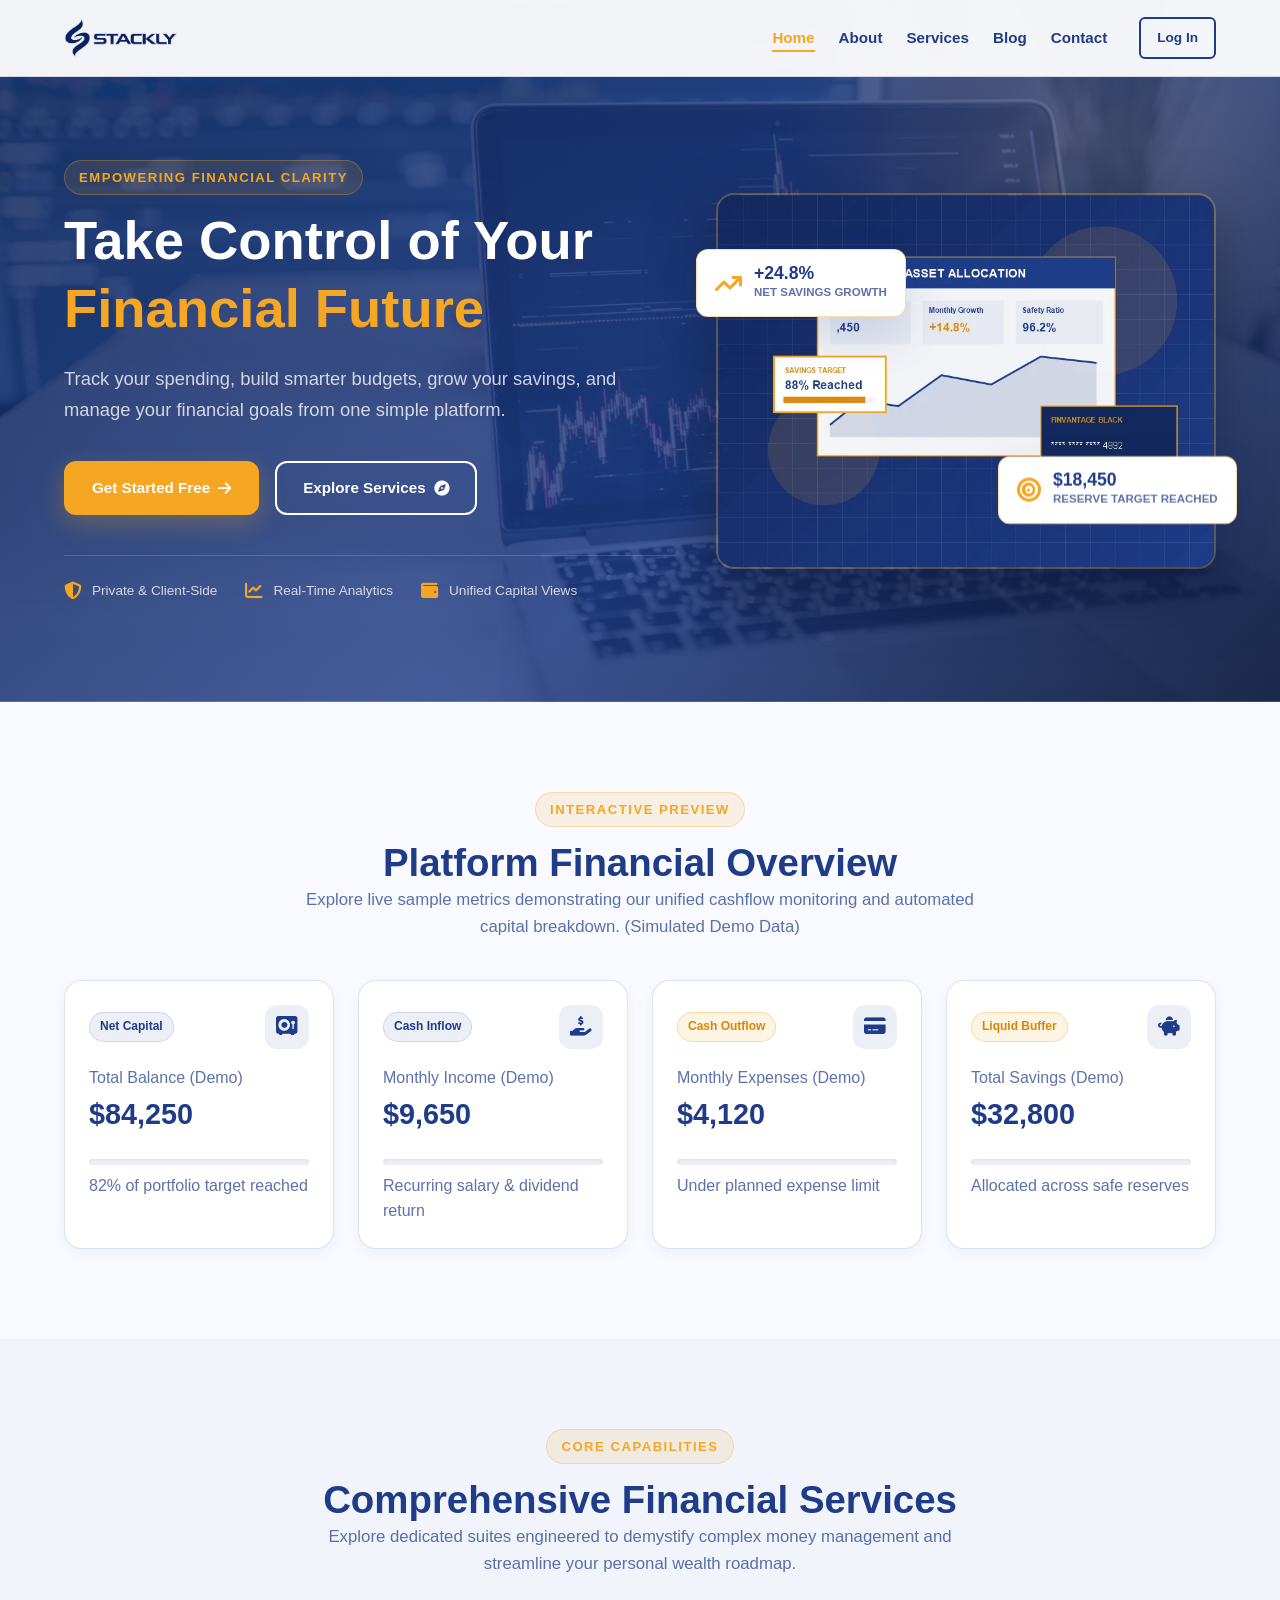
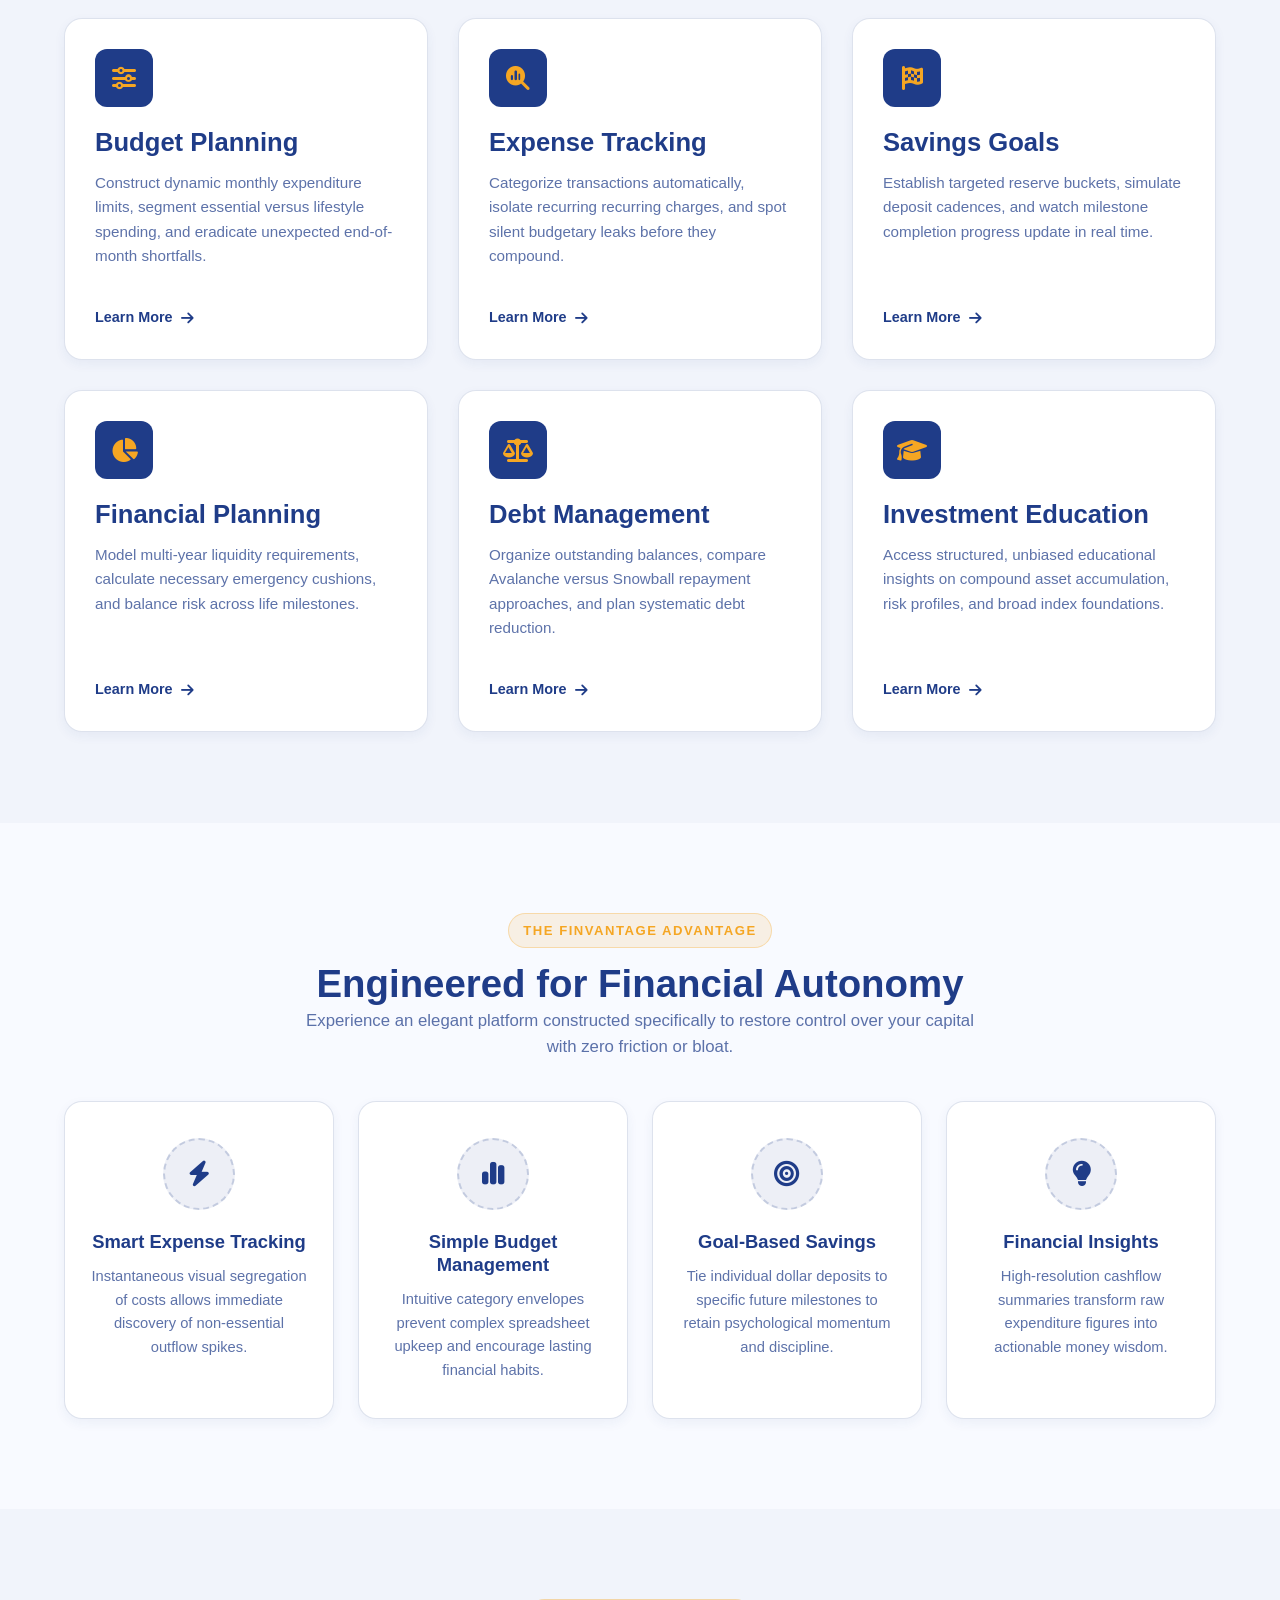
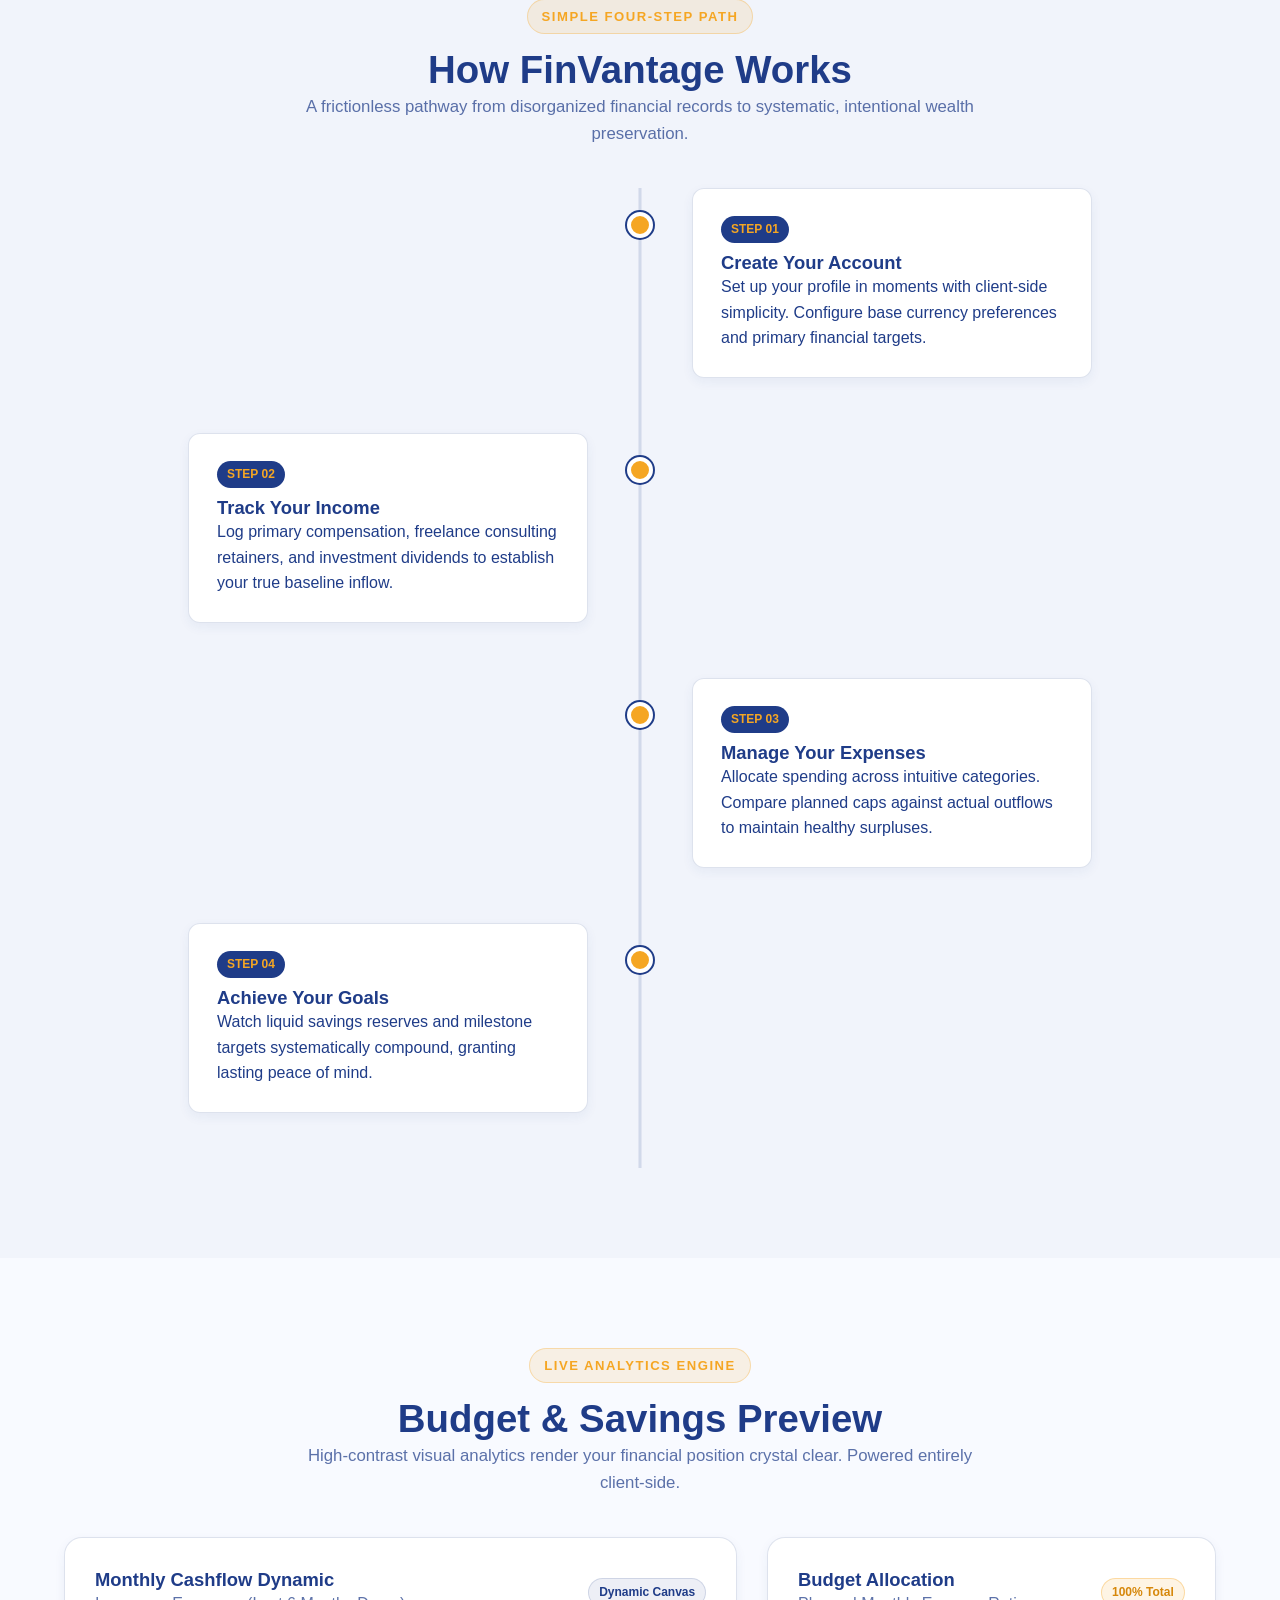
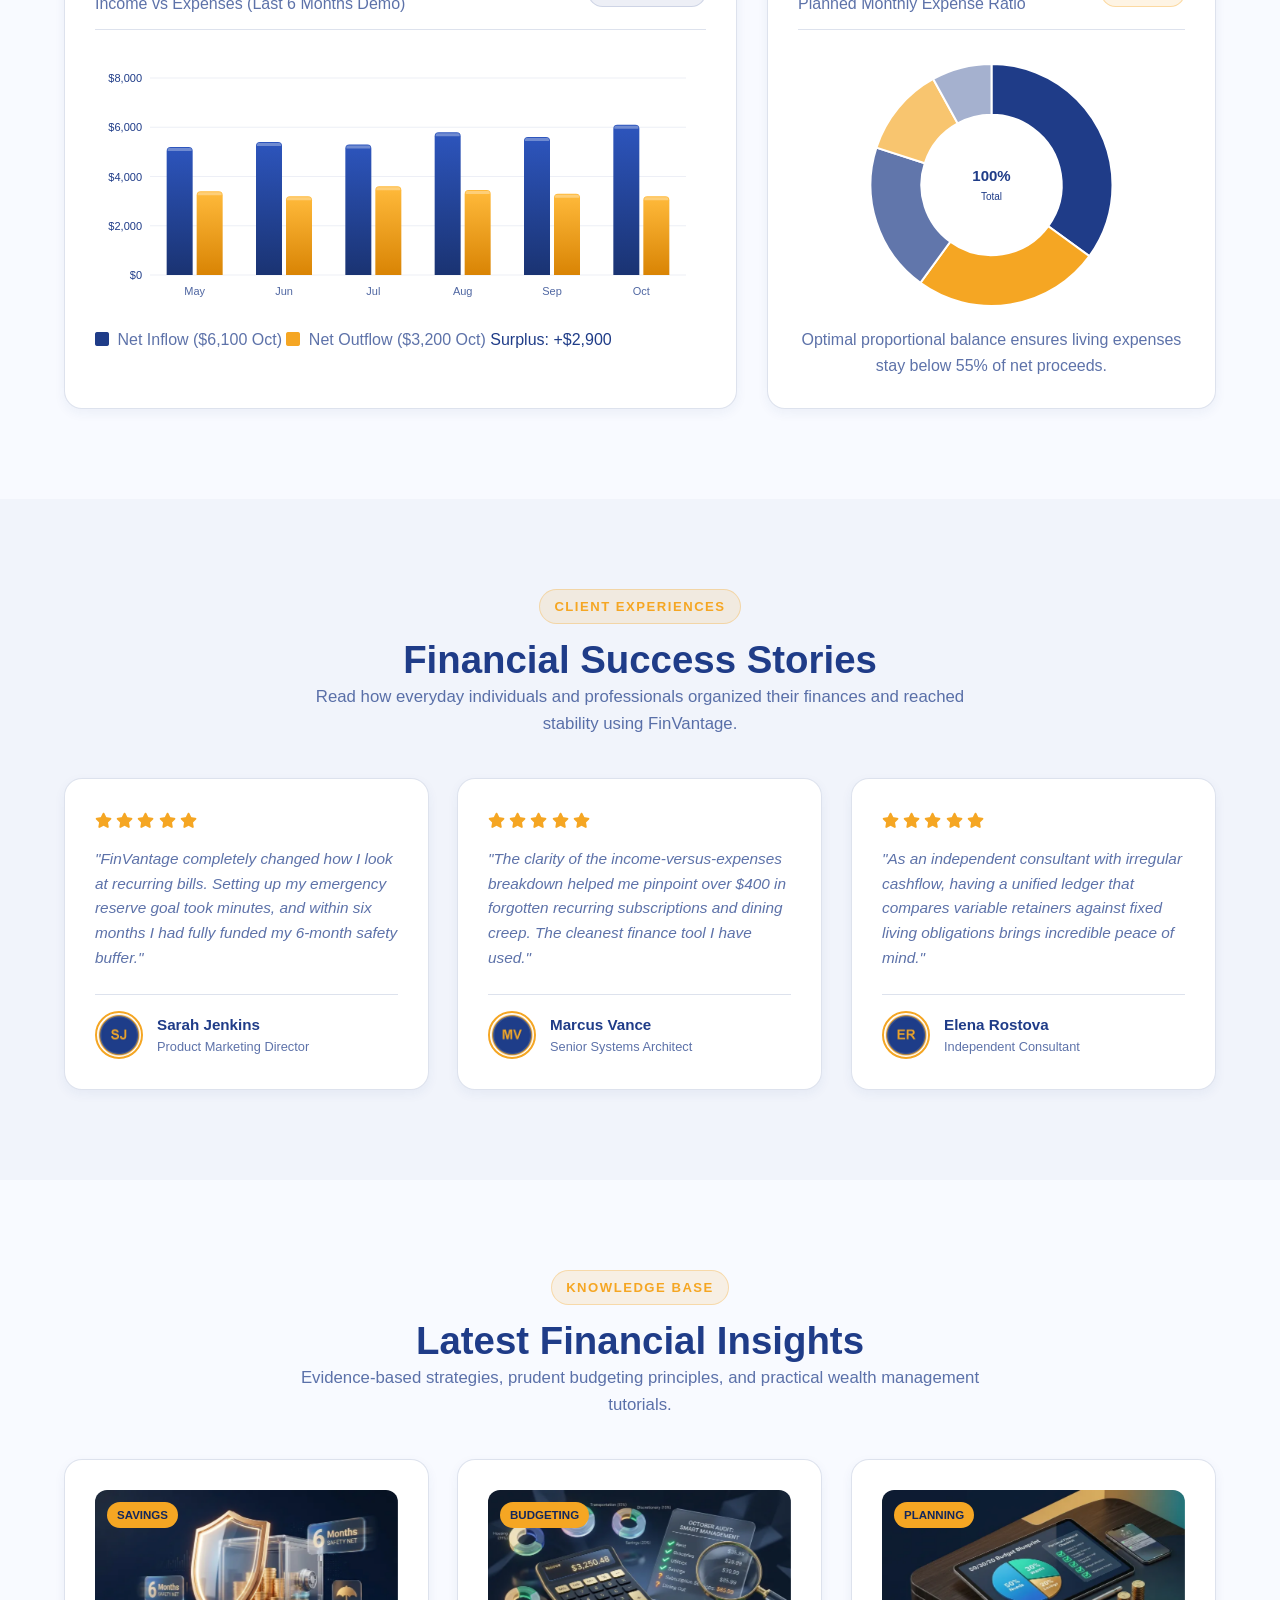
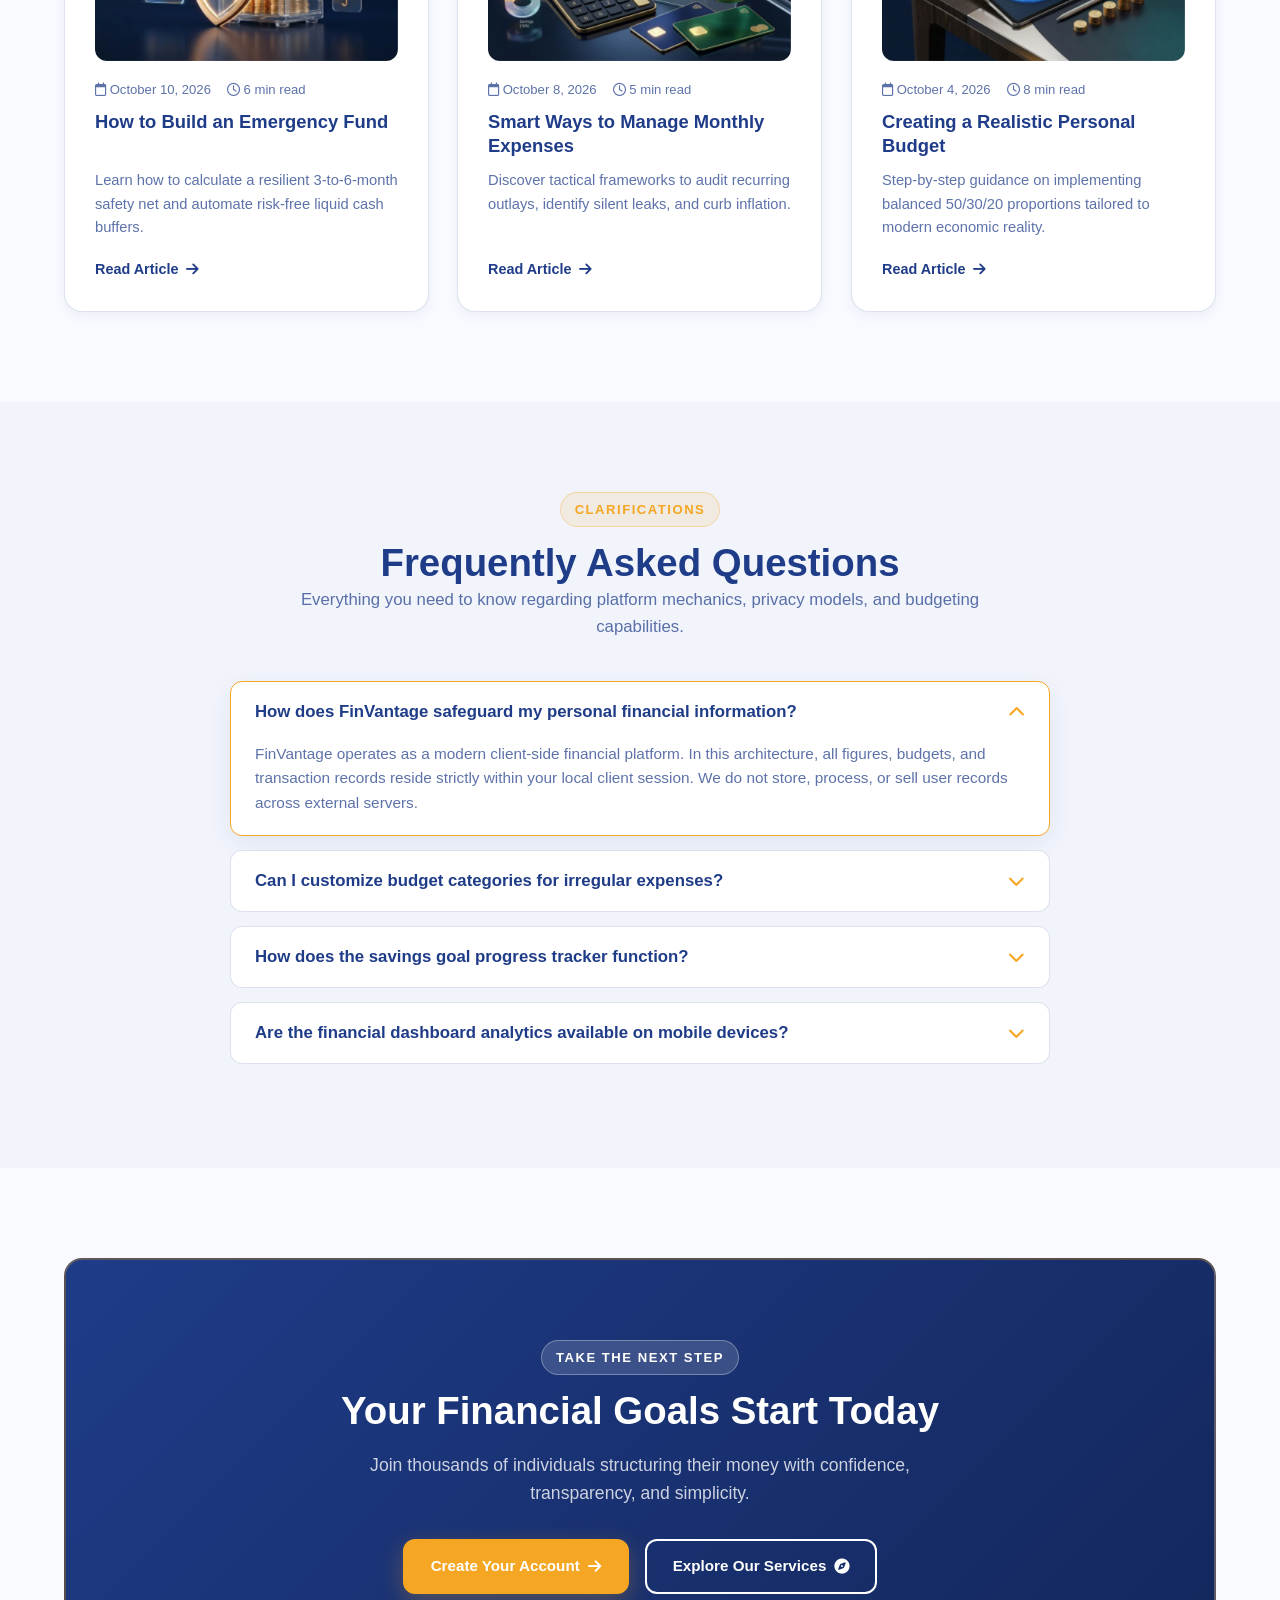
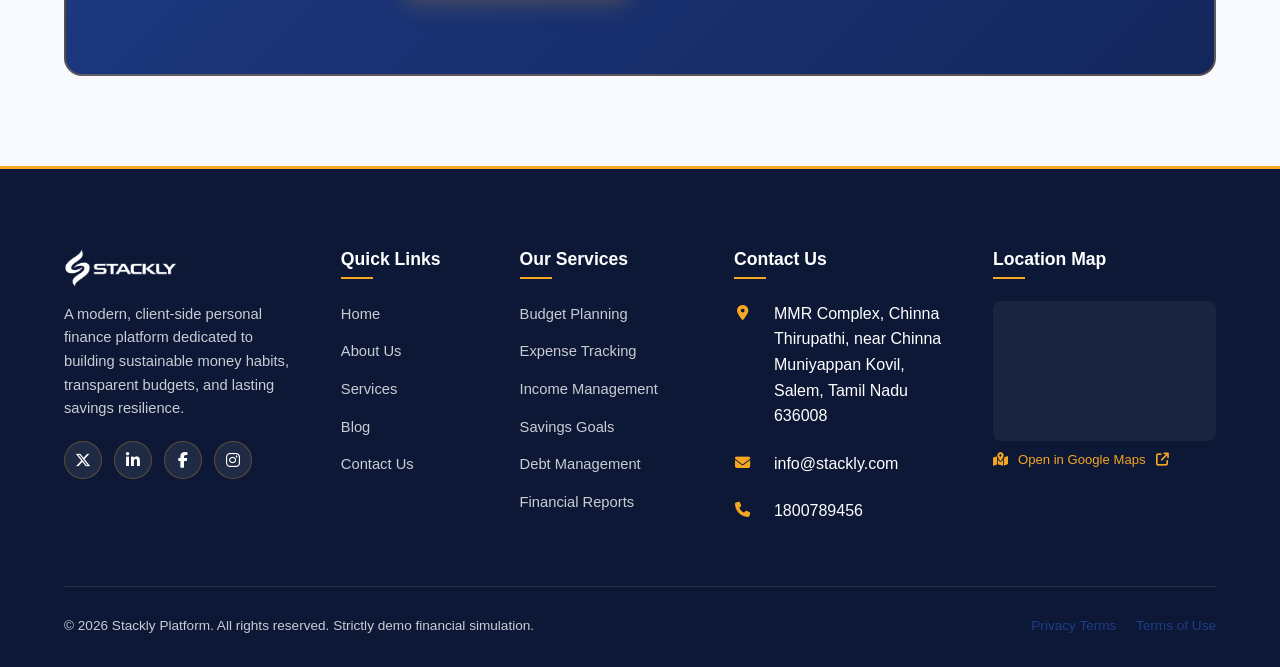
<file: index.html>
<!DOCTYPE html>
<html lang="en">
<head>
  <meta charset="UTF-8">
  <meta name="viewport" content="width=device-width, initial-scale=1.0">
  <title>FinVantage — Intelligent Personal Finance Platform</title>
  <meta name="description" content="Take control of your financial future. Track spending, build smarter budgets, grow savings, and achieve financial goals with FinVantage.">
  <link rel="icon" type="image/webp" href="assets/icons/favicon.webp">
  <!-- Font Awesome 6 for professional financial icons -->
  <link rel="stylesheet" href="https://cdnjs.cloudflare.com/ajax/libs/font-awesome/6.5.1/css/all.min.css">
  <!-- Page Specific CSS -->
  <link rel="stylesheet" href="css/index.css">
  <link rel="stylesheet" href="css/animations.css">
</head>
<body>

  <!-- =========================================================
       SITE NAVBAR
       ========================================================= -->
  <header class="site-navbar">
    <div class="container navbar-container">
      <a href="index.html" class="navbar-brand" aria-label="Stackly Home">
        <img src="assets/Brand-logo.webp" alt="Stackly Brand Logo">
      </a>

      <nav class="navbar-menu" aria-label="Main Navigation">
        <ul class="nav-links">
          <li><a href="index.html" class="active">Home</a></li>
          <li><a href="about.html">About</a></li>
          <li><a href="service.html">Services</a></li>
          <li><a href="blog.html">Blog</a></li>
          <li><a href="contact.html">Contact</a></li>
        </ul>

        <div class="navbar-actions">
          <a href="login.html" class="btn btn-outline-primary btn-sm">Log In</a>
        </div>
      </nav>

      <button type="button" class="navbar-toggle" aria-label="Toggle navigation drawer" aria-expanded="false">
        <i class="fa-solid fa-bars"></i>
      </button>
    </div>
  </header>

  <main id="main-content">
    <!-- =========================================================
         SECTION 1: HERO SECTION
         ========================================================= -->
    <section class="hero-section" id="hero">
      <div class="hero-bg-accent"></div>
      <div class="container">
        <div class="hero-grid">
          <div class="hero-content reveal-fade-up">
            <span class="section-tag">Empowering Financial Clarity</span>
            <h1>Take Control of Your <span>Financial Future</span></h1>
            <p class="hero-subtitle">
              Track your spending, build smarter budgets, grow your savings, and manage your financial goals from one simple platform.
            </p>
            <div class="hero-buttons">
              <a href="404.html" class="btn btn-accent">
                <span>Get Started Free</span>
                <i class="fa-solid fa-arrow-right"></i>
              </a>
              <a href="404.html" class="btn btn-outline-white">
                <span>Explore Services</span>
                <i class="fa-solid fa-compass"></i>
              </a>
            </div>
            <div class="hero-trust-badges">
              <div class="trust-item">
                <i class="fa-solid fa-shield-halved"></i>
                <span>Private & Client-Side</span>
              </div>
              <div class="trust-item">
                <i class="fa-solid fa-chart-line"></i>
                <span>Real-Time Analytics</span>
              </div>
              <div class="trust-item">
                <i class="fa-solid fa-wallet"></i>
                <span>Unified Capital Views</span>
              </div>
            </div>
          </div>

          <div class="hero-parallax-wrap reveal-fade-up">
            <div class="parallax-layer" data-speed="14">
              <img src="assets/images/hero-finance.webp" alt="FinVantage Financial Dashboard Preview" loading="lazy">
            </div>

            <div class="floating-stat-badge floating-badge-1 parallax-layer" data-speed="25">
              <i class="fa-solid fa-arrow-trend-up"></i>
              <div>
                <div class="badge-text-val">+24.8%</div>
                <div class="badge-text-lbl">Net Savings Growth</div>
              </div>
            </div>

            <div class="floating-stat-badge floating-badge-2 parallax-layer" data-speed="20">
              <i class="fa-solid fa-bullseye"></i>
              <div>
                <div class="badge-text-val">$18,450</div>
                <div class="badge-text-lbl">Reserve Target Reached</div>
              </div>
            </div>
          </div>
        </div>
      </div>
    </section>

    <!-- =========================================================
         SECTION 2: FINANCIAL OVERVIEW (Demo Summary Cards)
         ========================================================= -->
    <section class="section-padding" id="overview">
      <div class="container">
        <div class="text-center">
          <span class="section-tag">Interactive Preview</span>
          <h2>Platform Financial Overview</h2>
          <p class="section-desc">
            Explore live sample metrics demonstrating our unified cashflow monitoring and automated capital breakdown. (Simulated Demo Data)
          </p>
        </div>

        <div class="overview-grid">
          <!-- Total Balance -->
          <div class="overview-card reveal-fade-up">
            <div class="overview-card-header">
              <span class="badge badge-primary">Net Capital</span>
              <div class="overview-icon-wrap">
                <i class="fa-solid fa-vault"></i>
              </div>
            </div>
            <span class="text-muted small">Total Balance (Demo)</span>
            <div class="overview-amount counter-val" data-target="84250" data-prefix="$">$0</div>
            <div class="overview-progress-bar">
              <div class="overview-progress-fill" style="width: 82%;"></div>
            </div>
            <span class="text-muted small mt-2">82% of portfolio target reached</span>
          </div>

          <!-- Monthly Income -->
          <div class="overview-card reveal-fade-up">
            <div class="overview-card-header">
              <span class="badge badge-primary">Cash Inflow</span>
              <div class="overview-icon-wrap">
                <i class="fa-solid fa-hand-holding-dollar"></i>
              </div>
            </div>
            <span class="text-muted small">Monthly Income (Demo)</span>
            <div class="overview-amount counter-val" data-target="9650" data-prefix="$">$0</div>
            <div class="overview-progress-bar">
              <div class="overview-progress-fill" style="width: 100%;"></div>
            </div>
            <span class="text-muted small mt-2">Recurring salary &amp; dividend return</span>
          </div>

          <!-- Monthly Expenses -->
          <div class="overview-card reveal-fade-up">
            <div class="overview-card-header">
              <span class="badge badge-accent">Cash Outflow</span>
              <div class="overview-icon-wrap">
                <i class="fa-solid fa-credit-card"></i>
              </div>
            </div>
            <span class="text-muted small">Monthly Expenses (Demo)</span>
            <div class="overview-amount counter-val" data-target="4120" data-prefix="$">$0</div>
            <div class="overview-progress-bar">
              <div class="overview-progress-fill" style="width: 42%;"></div>
            </div>
            <span class="text-muted small mt-2">Under planned expense limit</span>
          </div>

          <!-- Total Savings -->
          <div class="overview-card reveal-fade-up">
            <div class="overview-card-header">
              <span class="badge badge-accent">Liquid Buffer</span>
              <div class="overview-icon-wrap">
                <i class="fa-solid fa-piggy-bank"></i>
              </div>
            </div>
            <span class="text-muted small">Total Savings (Demo)</span>
            <div class="overview-amount counter-val" data-target="32800" data-prefix="$">$0</div>
            <div class="overview-progress-bar">
              <div class="overview-progress-fill" style="width: 74%;"></div>
            </div>
            <span class="text-muted small mt-2">Allocated across safe reserves</span>
          </div>
        </div>
      </div>
    </section>

    <!-- =========================================================
         SECTION 3: PERSONAL FINANCE SERVICES (6 Interactive Cards)
         ========================================================= -->
    <section class="section-padding" id="services" style="background: rgba(31, 60, 136, 0.03);">
      <div class="container">
        <div class="text-center">
          <span class="section-tag">Core Capabilities</span>
          <h2>Comprehensive Financial Services</h2>
          <p class="section-desc">
            Explore dedicated suites engineered to demystify complex money management and streamline your personal wealth roadmap.
          </p>
        </div>

        <div class="services-grid">
          <!-- 1. Budget Planning -->
          <div class="card-premium service-card reveal-fade-up">
            <div class="service-card-top">
              <div class="service-icon-box">
                <i class="fa-solid fa-sliders"></i>
              </div>
              <h3>Budget Planning</h3>
              <p>Construct dynamic monthly expenditure limits, segment essential versus lifestyle spending, and eradicate unexpected end-of-month shortfalls.</p>
            </div>
            <a href="404.html" class="learn-more-link">
              <span>Learn More</span>
              <i class="fa-solid fa-arrow-right"></i>
            </a>
          </div>

          <!-- 2. Expense Tracking -->
          <div class="card-premium service-card reveal-fade-up">
            <div class="service-card-top">
              <div class="service-icon-box">
                <i class="fa-solid fa-magnifying-glass-chart"></i>
              </div>
              <h3>Expense Tracking</h3>
              <p>Categorize transactions automatically, isolate recurring recurring charges, and spot silent budgetary leaks before they compound.</p>
            </div>
            <a href="404.html" class="learn-more-link">
              <span>Learn More</span>
              <i class="fa-solid fa-arrow-right"></i>
            </a>
          </div>

          <!-- 3. Savings Goals -->
          <div class="card-premium service-card reveal-fade-up">
            <div class="service-card-top">
              <div class="service-icon-box">
                <i class="fa-solid fa-flag-checkered"></i>
              </div>
              <h3>Savings Goals</h3>
              <p>Establish targeted reserve buckets, simulate deposit cadences, and watch milestone completion progress update in real time.</p>
            </div>
            <a href="404.html" class="learn-more-link">
              <span>Learn More</span>
              <i class="fa-solid fa-arrow-right"></i>
            </a>
          </div>

          <!-- 4. Financial Planning -->
          <div class="card-premium service-card reveal-fade-up">
            <div class="service-card-top">
              <div class="service-icon-box">
                <i class="fa-solid fa-chart-pie"></i>
              </div>
              <h3>Financial Planning</h3>
              <p>Model multi-year liquidity requirements, calculate necessary emergency cushions, and balance risk across life milestones.</p>
            </div>
            <a href="404.html" class="learn-more-link">
              <span>Learn More</span>
              <i class="fa-solid fa-arrow-right"></i>
            </a>
          </div>

          <!-- 5. Debt Management -->
          <div class="card-premium service-card reveal-fade-up">
            <div class="service-card-top">
              <div class="service-icon-box">
                <i class="fa-solid fa-scale-balanced"></i>
              </div>
              <h3>Debt Management</h3>
              <p>Organize outstanding balances, compare Avalanche versus Snowball repayment approaches, and plan systematic debt reduction.</p>
            </div>
            <a href="404.html" class="learn-more-link">
              <span>Learn More</span>
              <i class="fa-solid fa-arrow-right"></i>
            </a>
          </div>

          <!-- 6. Investment Education -->
          <div class="card-premium service-card reveal-fade-up">
            <div class="service-card-top">
              <div class="service-icon-box">
                <i class="fa-solid fa-graduation-cap"></i>
              </div>
              <h3>Investment Education</h3>
              <p>Access structured, unbiased educational insights on compound asset accumulation, risk profiles, and broad index foundations.</p>
            </div>
            <a href="404.html" class="learn-more-link">
              <span>Learn More</span>
              <i class="fa-solid fa-arrow-right"></i>
            </a>
          </div>
        </div>
      </div>
    </section>

    <!-- =========================================================
         SECTION 4: WHY CHOOSE OUR PLATFORM (4 Feature Cards)
         ========================================================= -->
    <section class="section-padding" id="about">
      <div class="container">
        <div class="text-center">
          <span class="section-tag">The FinVantage Advantage</span>
          <h2>Engineered for Financial Autonomy</h2>
          <p class="section-desc">
            Experience an elegant platform constructed specifically to restore control over your capital with zero friction or bloat.
          </p>
        </div>

        <div class="features-grid">
          <div class="card-premium feature-box reveal-fade-up">
            <div class="feature-icon-outer">
              <i class="fa-solid fa-bolt"></i>
            </div>
            <h4>Smart Expense Tracking</h4>
            <p>Instantaneous visual segregation of costs allows immediate discovery of non-essential outflow spikes.</p>
          </div>

          <div class="card-premium feature-box reveal-fade-up">
            <div class="feature-icon-outer">
              <i class="fa-solid fa-chart-simple"></i>
            </div>
            <h4>Simple Budget Management</h4>
            <p>Intuitive category envelopes prevent complex spreadsheet upkeep and encourage lasting financial habits.</p>
          </div>

          <div class="card-premium feature-box reveal-fade-up">
            <div class="feature-icon-outer">
              <i class="fa-solid fa-bullseye"></i>
            </div>
            <h4>Goal-Based Savings</h4>
            <p>Tie individual dollar deposits to specific future milestones to retain psychological momentum and discipline.</p>
          </div>

          <div class="card-premium feature-box reveal-fade-up">
            <div class="feature-icon-outer">
              <i class="fa-solid fa-lightbulb"></i>
            </div>
            <h4>Financial Insights</h4>
            <p>High-resolution cashflow summaries transform raw expenditure figures into actionable money wisdom.</p>
          </div>
        </div>
      </div>
    </section>

    <!-- =========================================================
         SECTION 5: HOW IT WORKS (Timeline)
         ========================================================= -->
    <section class="section-padding" id="how-it-works" style="background: rgba(31, 60, 136, 0.03);">
      <div class="container">
        <div class="text-center">
          <span class="section-tag">Simple Four-Step Path</span>
          <h2>How FinVantage Works</h2>
          <p class="section-desc">
            A frictionless pathway from disorganized financial records to systematic, intentional wealth preservation.
          </p>
        </div>

        <div class="timeline-container">
          <div class="timeline-line"></div>

          <!-- Step 1 -->
          <div class="timeline-item reveal-fade-up">
            <div class="timeline-dot"></div>
            <div class="timeline-card">
              <span class="step-num-badge">STEP 01</span>
              <h4>Create Your Account</h4>
              <p>Set up your profile in moments with client-side simplicity. Configure base currency preferences and primary financial targets.</p>
            </div>
          </div>

          <!-- Step 2 -->
          <div class="timeline-item reveal-fade-up">
            <div class="timeline-dot"></div>
            <div class="timeline-card">
              <span class="step-num-badge">STEP 02</span>
              <h4>Track Your Income</h4>
              <p>Log primary compensation, freelance consulting retainers, and investment dividends to establish your true baseline inflow.</p>
            </div>
          </div>

          <!-- Step 3 -->
          <div class="timeline-item reveal-fade-up">
            <div class="timeline-dot"></div>
            <div class="timeline-card">
              <span class="step-num-badge">STEP 03</span>
              <h4>Manage Your Expenses</h4>
              <p>Allocate spending across intuitive categories. Compare planned caps against actual outflows to maintain healthy surpluses.</p>
            </div>
          </div>

          <!-- Step 4 -->
          <div class="timeline-item reveal-fade-up">
            <div class="timeline-dot"></div>
            <div class="timeline-card">
              <span class="step-num-badge">STEP 04</span>
              <h4>Achieve Your Goals</h4>
              <p>Watch liquid savings reserves and milestone targets systematically compound, granting lasting peace of mind.</p>
            </div>
          </div>
        </div>
      </div>
    </section>

    <!-- =========================================================
         SECTION 6: BUDGET AND SAVINGS PREVIEW (Interactive Charts)
         ========================================================= -->
    <section class="section-padding" id="budget-preview">
      <div class="container">
        <div class="text-center">
          <span class="section-tag">Live Analytics Engine</span>
          <h2>Budget &amp; Savings Preview</h2>
          <p class="section-desc">
            High-contrast visual analytics render your financial position crystal clear. Powered entirely client-side.
          </p>
        </div>

        <div class="chart-preview-grid">
          <!-- Income vs Expenses Chart -->
          <div class="card-premium reveal-fade-up">
            <div class="chart-card-header">
              <div>
                <h4 class="text-primary m-0">Monthly Cashflow Dynamic</h4>
                <span class="text-muted small">Income vs Expenses (Last 6 Months Demo)</span>
              </div>
              <span class="badge badge-primary" role="button" tabindex="0" title="Click to replay animation">Dynamic Canvas</span>
            </div>
            <div class="chart-canvas-container">
              <canvas id="overviewCashflowCanvas" data-height="270"></canvas>
            </div>
            <div class="d-flex justify-content-between mt-3 text-muted small">
              <span><i class="fa-solid fa-square text-primary me-1"></i> Net Inflow ($6,100 Oct)</span>
              <span><i class="fa-solid fa-square text-accent me-1"></i> Net Outflow ($3,200 Oct)</span>
              <span class="fw-bold text-primary">Surplus: +$2,900</span>
            </div>
          </div>

          <!-- Allocation Breakdown Doughnut Chart -->
          <div class="card-premium reveal-fade-up">
            <div class="chart-card-header">
              <div>
                <h4 class="text-primary m-0">Budget Allocation</h4>
                <span class="text-muted small">Planned Monthly Expense Ratio</span>
              </div>
              <span class="badge badge-accent">100% Total</span>
            </div>
            <div class="chart-canvas-container">
              <canvas id="budgetDoughnutCanvas" data-height="270"></canvas>
            </div>
            <p class="text-muted small text-center mt-3 mb-0">
              Optimal proportional balance ensures living expenses stay below 55% of net proceeds.
            </p>
          </div>
        </div>
      </div>
    </section>

    <!-- =========================================================
         SECTION 7: FINANCIAL SUCCESS STORIES (Testimonials)
         ========================================================= -->
    <section class="section-padding" id="testimonials" style="background: rgba(31, 60, 136, 0.03);">
      <div class="container">
        <div class="text-center">
          <span class="section-tag">Client Experiences</span>
          <h2>Financial Success Stories</h2>
          <p class="section-desc">
            Read how everyday individuals and professionals organized their finances and reached stability using FinVantage.
          </p>
        </div>

        <div class="testimonials-grid">
          <!-- Testimonial 1 -->
          <div class="card-premium testimonial-card reveal-fade-up">
            <div>
              <div class="testimonial-stars">
                <i class="fa-solid fa-star"></i>
                <i class="fa-solid fa-star"></i>
                <i class="fa-solid fa-star"></i>
                <i class="fa-solid fa-star"></i>
                <i class="fa-solid fa-star"></i>
              </div>
              <p class="testimonial-text">
                "FinVantage completely changed how I look at recurring bills. Setting up my emergency reserve goal took minutes, and within six months I had fully funded my 6-month safety buffer."
              </p>
            </div>
            <div class="testimonial-author">
              <img src="assets/images/avatar-1.webp" alt="Sarah Jenkins">
              <div>
                <div class="author-name">Sarah Jenkins</div>
                <div class="author-role">Product Marketing Director</div>
              </div>
            </div>
          </div>

          <!-- Testimonial 2 -->
          <div class="card-premium testimonial-card reveal-fade-up">
            <div>
              <div class="testimonial-stars">
                <i class="fa-solid fa-star"></i>
                <i class="fa-solid fa-star"></i>
                <i class="fa-solid fa-star"></i>
                <i class="fa-solid fa-star"></i>
                <i class="fa-solid fa-star"></i>
              </div>
              <p class="testimonial-text">
                "The clarity of the income-versus-expenses breakdown helped me pinpoint over $400 in forgotten recurring subscriptions and dining creep. The cleanest finance tool I have used."
              </p>
            </div>
            <div class="testimonial-author">
              <img src="assets/images/avatar-2.webp" alt="Marcus Vance">
              <div>
                <div class="author-name">Marcus Vance</div>
                <div class="author-role">Senior Systems Architect</div>
              </div>
            </div>
          </div>

          <!-- Testimonial 3 -->
          <div class="card-premium testimonial-card reveal-fade-up">
            <div>
              <div class="testimonial-stars">
                <i class="fa-solid fa-star"></i>
                <i class="fa-solid fa-star"></i>
                <i class="fa-solid fa-star"></i>
                <i class="fa-solid fa-star"></i>
                <i class="fa-solid fa-star"></i>
              </div>
              <p class="testimonial-text">
                "As an independent consultant with irregular cashflow, having a unified ledger that compares variable retainers against fixed living obligations brings incredible peace of mind."
              </p>
            </div>
            <div class="testimonial-author">
              <img src="assets/images/avatar-3.webp" alt="Elena Rostova">
              <div>
                <div class="author-name">Elena Rostova</div>
                <div class="author-role">Independent Consultant</div>
              </div>
            </div>
          </div>
        </div>
      </div>
    </section>

    <!-- =========================================================
         SECTION 8: LATEST FINANCIAL INSIGHTS (Blog Cards)
         ========================================================= -->
    <section class="section-padding" id="blog">
      <div class="container">
        <div class="text-center">
          <span class="section-tag">Knowledge Base</span>
          <h2>Latest Financial Insights</h2>
          <p class="section-desc">
            Evidence-based strategies, prudent budgeting principles, and practical wealth management tutorials.
          </p>
        </div>

        <div class="blog-preview-grid">
          <!-- Blog Card 1 -->
          <div class="card-premium blog-card reveal-fade-up">
            <div class="blog-card-media">
              <img src="assets/images/blog-1.webp" alt="How to Build an Emergency Fund">
              <span class="blog-badge">SAVINGS</span>
            </div>
            <div class="blog-meta">
              <span><i class="fa-regular fa-calendar"></i> October 10, 2026</span>
              <span><i class="fa-regular fa-clock"></i> 6 min read</span>
            </div>
            <h3 class="blog-title">How to Build an Emergency Fund</h3>
            <p class="blog-snippet">
              Learn how to calculate a resilient 3-to-6-month safety net and automate risk-free liquid cash buffers.
            </p>
            <a href="404.html" class="learn-more-link">
              <span>Read Article</span>
              <i class="fa-solid fa-arrow-right"></i>
            </a>
          </div>

          <!-- Blog Card 2 -->
          <div class="card-premium blog-card reveal-fade-up">
            <div class="blog-card-media">
              <img src="assets/images/blog-2.webp" alt="Smart Ways to Manage Monthly Expenses">
              <span class="blog-badge">BUDGETING</span>
            </div>
            <div class="blog-meta">
              <span><i class="fa-regular fa-calendar"></i> October 8, 2026</span>
              <span><i class="fa-regular fa-clock"></i> 5 min read</span>
            </div>
            <h3 class="blog-title">Smart Ways to Manage Monthly Expenses</h3>
            <p class="blog-snippet">
              Discover tactical frameworks to audit recurring outlays, identify silent leaks, and curb inflation.
            </p>
            <a href="404.html" class="learn-more-link">
              <span>Read Article</span>
              <i class="fa-solid fa-arrow-right"></i>
            </a>
          </div>

          <!-- Blog Card 3 -->
          <div class="card-premium blog-card reveal-fade-up">
            <div class="blog-card-media">
              <img src="assets/images/blog-3.webp" alt="Creating a Realistic Personal Budget">
              <span class="blog-badge">PLANNING</span>
            </div>
            <div class="blog-meta">
              <span><i class="fa-regular fa-calendar"></i> October 4, 2026</span>
              <span><i class="fa-regular fa-clock"></i> 8 min read</span>
            </div>
            <h3 class="blog-title">Creating a Realistic Personal Budget</h3>
            <p class="blog-snippet">
              Step-by-step guidance on implementing balanced 50/30/20 proportions tailored to modern economic reality.
            </p>
            <a href="404.html" class="learn-more-link">
              <span>Read Article</span>
              <i class="fa-solid fa-arrow-right"></i>
            </a>
          </div>
        </div>

      </div>
    </section>

    <!-- =========================================================
         SECTION 9: FREQUENTLY ASKED QUESTIONS
         ========================================================= -->
    <section class="section-padding" id="faq" style="background: rgba(31, 60, 136, 0.03);">
      <div class="container">
        <div class="text-center">
          <span class="section-tag">Clarifications</span>
          <h2>Frequently Asked Questions</h2>
          <p class="section-desc">
            Everything you need to know regarding platform mechanics, privacy models, and budgeting capabilities.
          </p>
        </div>

        <div class="faq-accordion">
          <!-- Item 1 -->
          <div class="faq-item active">
            <button type="button" class="faq-question" aria-expanded="true">
              <span>How does FinVantage safeguard my personal financial information?</span>
              <i class="fa-solid fa-chevron-down"></i>
            </button>
            <div class="faq-answer">
              <p>
                FinVantage operates as a modern client-side financial platform. In this architecture, all figures, budgets, and transaction records reside strictly within your local client session. We do not store, process, or sell user records across external servers.
              </p>
            </div>
          </div>

          <!-- Item 2 -->
          <div class="faq-item">
            <button type="button" class="faq-question" aria-expanded="false">
              <span>Can I customize budget categories for irregular expenses?</span>
              <i class="fa-solid fa-chevron-down"></i>
            </button>
            <div class="faq-answer">
              <p>
                Yes. Within both the User Dashboard and Client Planning modules, you can define custom spending categories, set planned caps, record expenditures, and monitor progress bars tailored to your unique household cashflow.
              </p>
            </div>
          </div>

          <!-- Item 3 -->
          <div class="faq-item">
            <button type="button" class="faq-question" aria-expanded="false">
              <span>How does the savings goal progress tracker function?</span>
              <i class="fa-solid fa-chevron-down"></i>
            </button>
            <div class="faq-answer">
              <p>
                You specify a target monetary amount and target deadline. As you contribute funds during your session, the system automatically computes remaining amounts, percentage completions, and velocity requirements.
              </p>
            </div>
          </div>

          <!-- Item 4 -->
          <div class="faq-item">
            <button type="button" class="faq-question" aria-expanded="false">
              <span>Are the financial dashboard analytics available on mobile devices?</span>
              <i class="fa-solid fa-chevron-down"></i>
            </button>
            <div class="faq-answer">
              <p>
                Absolutely. The entire user interface is crafted with responsive fluid grids, collapsible navigation drawers, and auto-scaling charts that ensure an optimal experience across phones, tablets, and desktops.
              </p>
            </div>
          </div>
        </div>
      </div>
    </section>

    <!-- =========================================================
         SECTION 10: FINAL CALL TO ACTION
         ========================================================= -->
    <section class="section-padding" id="contact">
      <div class="container">
        <div class="final-cta-section reveal-fade-up">
          <span class="section-tag" style="background: rgba(255, 255, 255, 0.15); color: #FFFFFF; border-color: rgba(255, 255, 255, 0.3);">
            Take the Next Step
          </span>
          <h2>Your Financial Goals Start Today</h2>
          <p>
            Join thousands of individuals structuring their money with confidence, transparency, and simplicity.
          </p>
          <div class="cta-btn-group">
            <a href="404.html" class="btn btn-accent">
              <span>Create Your Account</span>
              <i class="fa-solid fa-arrow-right"></i>
            </a>
            <a href="404.html" class="btn btn-outline-white">
              <span>Explore Our Services</span>
              <i class="fa-solid fa-compass"></i>
            </a>
          </div>
        </div>
      </div>
    </section>
  </main>

  <!-- =========================================================
       SITE FOOTER
       ========================================================= -->
  <footer class="site-footer">
    <div class="container">
      <div class="footer-grid">
        <!-- Col 1: Brand & Description -->
        <div class="footer-col">
          <a href="index.html" class="navbar-brand mb-3" aria-label="Stackly Home">
            <img src="assets/Brand-logo.webp" alt="Stackly Logo" style="filter: brightness(0) invert(1);">
          </a>
          <p>
            A modern, client-side personal finance platform dedicated to building sustainable money habits, transparent budgets, and lasting savings resilience.
          </p>
          <div class="footer-social-links">
            <a href="404.html" aria-label="Twitter"><i class="fa-brands fa-x-twitter"></i></a>
            <a href="404.html" aria-label="LinkedIn"><i class="fa-brands fa-linkedin-in"></i></a>
            <a href="404.html" aria-label="Facebook"><i class="fa-brands fa-facebook-f"></i></a>
            <a href="404.html" aria-label="Instagram"><i class="fa-brands fa-instagram"></i></a>
          </div>
        </div>

        <!-- Col 2: Quick Links -->
        <div class="footer-col">
          <h4>Quick Links</h4>
          <ul class="footer-links">
            <li><a href="index.html">Home</a></li>
            <li><a href="about.html">About Us</a></li>
            <li><a href="service.html">Services</a></li>
            <li><a href="blog.html">Blog</a></li>
            <li><a href="contact.html">Contact Us</a></li>
          </ul>
        </div>

        <!-- Col 3: Services -->
        <div class="footer-col">
          <h4>Our Services</h4>
          <ul class="footer-links">
            <li><a href="404.html">Budget Planning</a></li>
            <li><a href="404.html">Expense Tracking</a></li>
            <li><a href="404.html">Income Management</a></li>
            <li><a href="404.html">Savings Goals</a></li>
            <li><a href="404.html">Debt Management</a></li>
            <li><a href="404.html">Financial Reports</a></li>
          </ul>
        </div>

        <!-- Col 4: Contact Info -->
        <div class="footer-col">
          <h4>Contact Us</h4>
          <div class="footer-contact-info text-white-muted small">
            <div class="footer-contact-item mb-2">
              <i class="fa-solid fa-location-dot text-accent me-2 mt-1"></i>
              <span>MMR Complex, Chinna Thirupathi, near Chinna Muniyappan Kovil, Salem, Tamil Nadu 636008</span>
            </div>
            <div class="footer-contact-item mb-2">
              <i class="fa-solid fa-envelope text-accent me-2"></i>
              <a href="mailto:info@stackly.com" class="text-white text-decoration-none">info@stackly.com</a>
            </div>
            <div class="footer-contact-item">
              <i class="fa-solid fa-phone text-accent me-2"></i>
              <a href="tel:1800789456" class="text-white text-decoration-none">1800789456</a>
            </div>
          </div>
        </div>

        <!-- Col 5: Location Map -->
        <div class="footer-col footer-col-map">
          <h4>Location Map</h4>
          <div class="footer-map-container">
            <iframe 
              src="https://maps.google.com/maps?q=11.6829566,78.1739798&amp;hl=en&amp;z=17&amp;output=embed" 
              width="100%" 
              height="140" 
              style="border:0; border-radius: 8px;" 
              allowfullscreen="" 
              loading="lazy" 
              referrerpolicy="no-referrer-when-downgrade" 
              title="Stackly Salem Office Google Map">
            </iframe>
            <a href="https://www.google.com/maps/place/Stackly/@11.6829566,78.1739798,17z/data=!3m1!4b1!4m6!3m5!1s0x3babefef7fd970bb:0xe11aef1a71994f9!8m2!3d11.6829566!4d78.1739798!16s%2Fg%2F11l660s35r?entry=ttu&amp;g_ep=EgoyMDI2MDcwNy4wIKXMDSoASAFQAw%3D%3D" 
               target="_blank" 
               rel="noopener noreferrer" 
               class="footer-map-link">
              <i class="fa-solid fa-map-location-dot me-1 text-accent"></i>
              <span>Open in Google Maps</span>
              <i class="fa-solid fa-arrow-up-right-from-square ms-1"></i>
            </a>
          </div>
        </div>
      </div>

      <div class="footer-bottom">
        <div>
          &copy; 2026 Stackly Platform. All rights reserved. Strictly demo financial simulation.
        </div>
        <div>
          <a href="404.html" class="text-white-muted me-3">Privacy Terms</a>
          <a href="404.html" class="text-white-muted">Terms of Use</a>
        </div>
      </div>
    </div>
  </footer>


  <!-- Global Toast -->
  <div id="globalToast" class="global-toast"></div>

  <!-- Shared JavaScript -->
  <script src="js/script.js"></script>
</body>
</html>
</file>
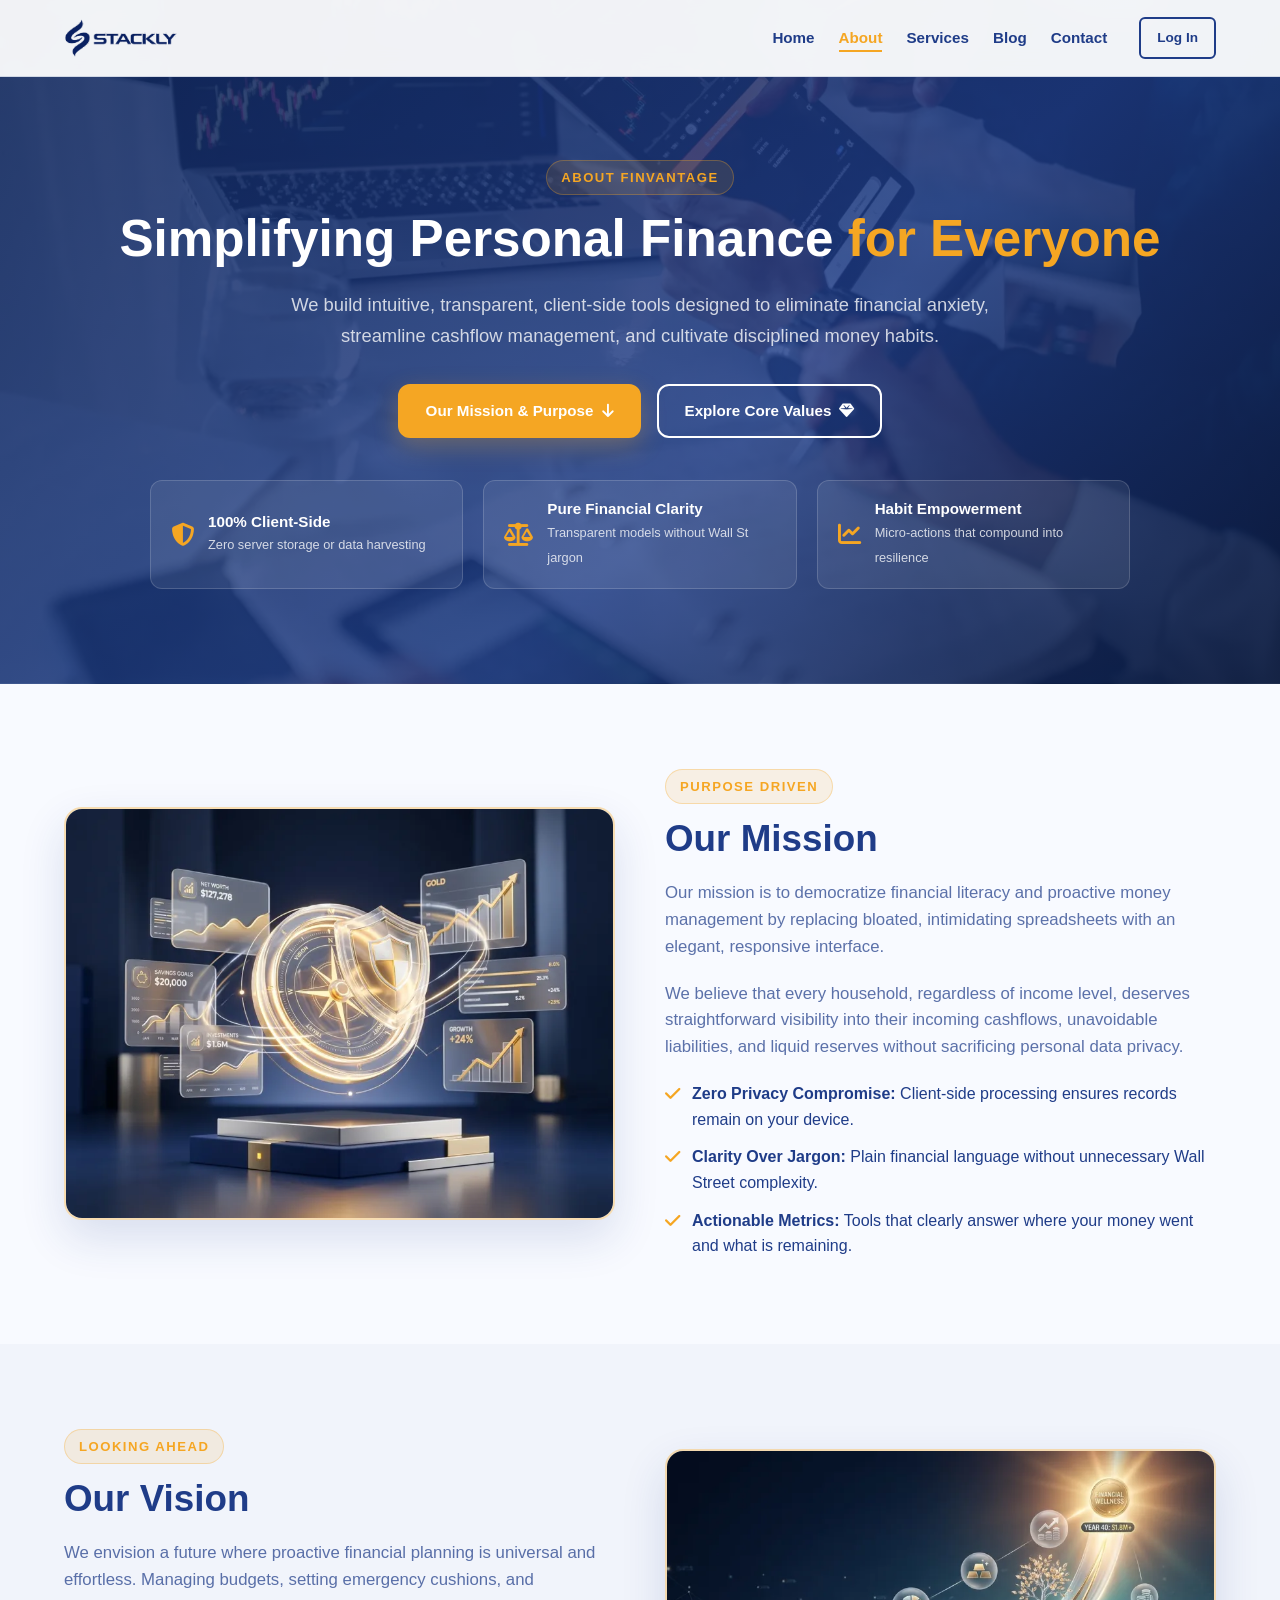
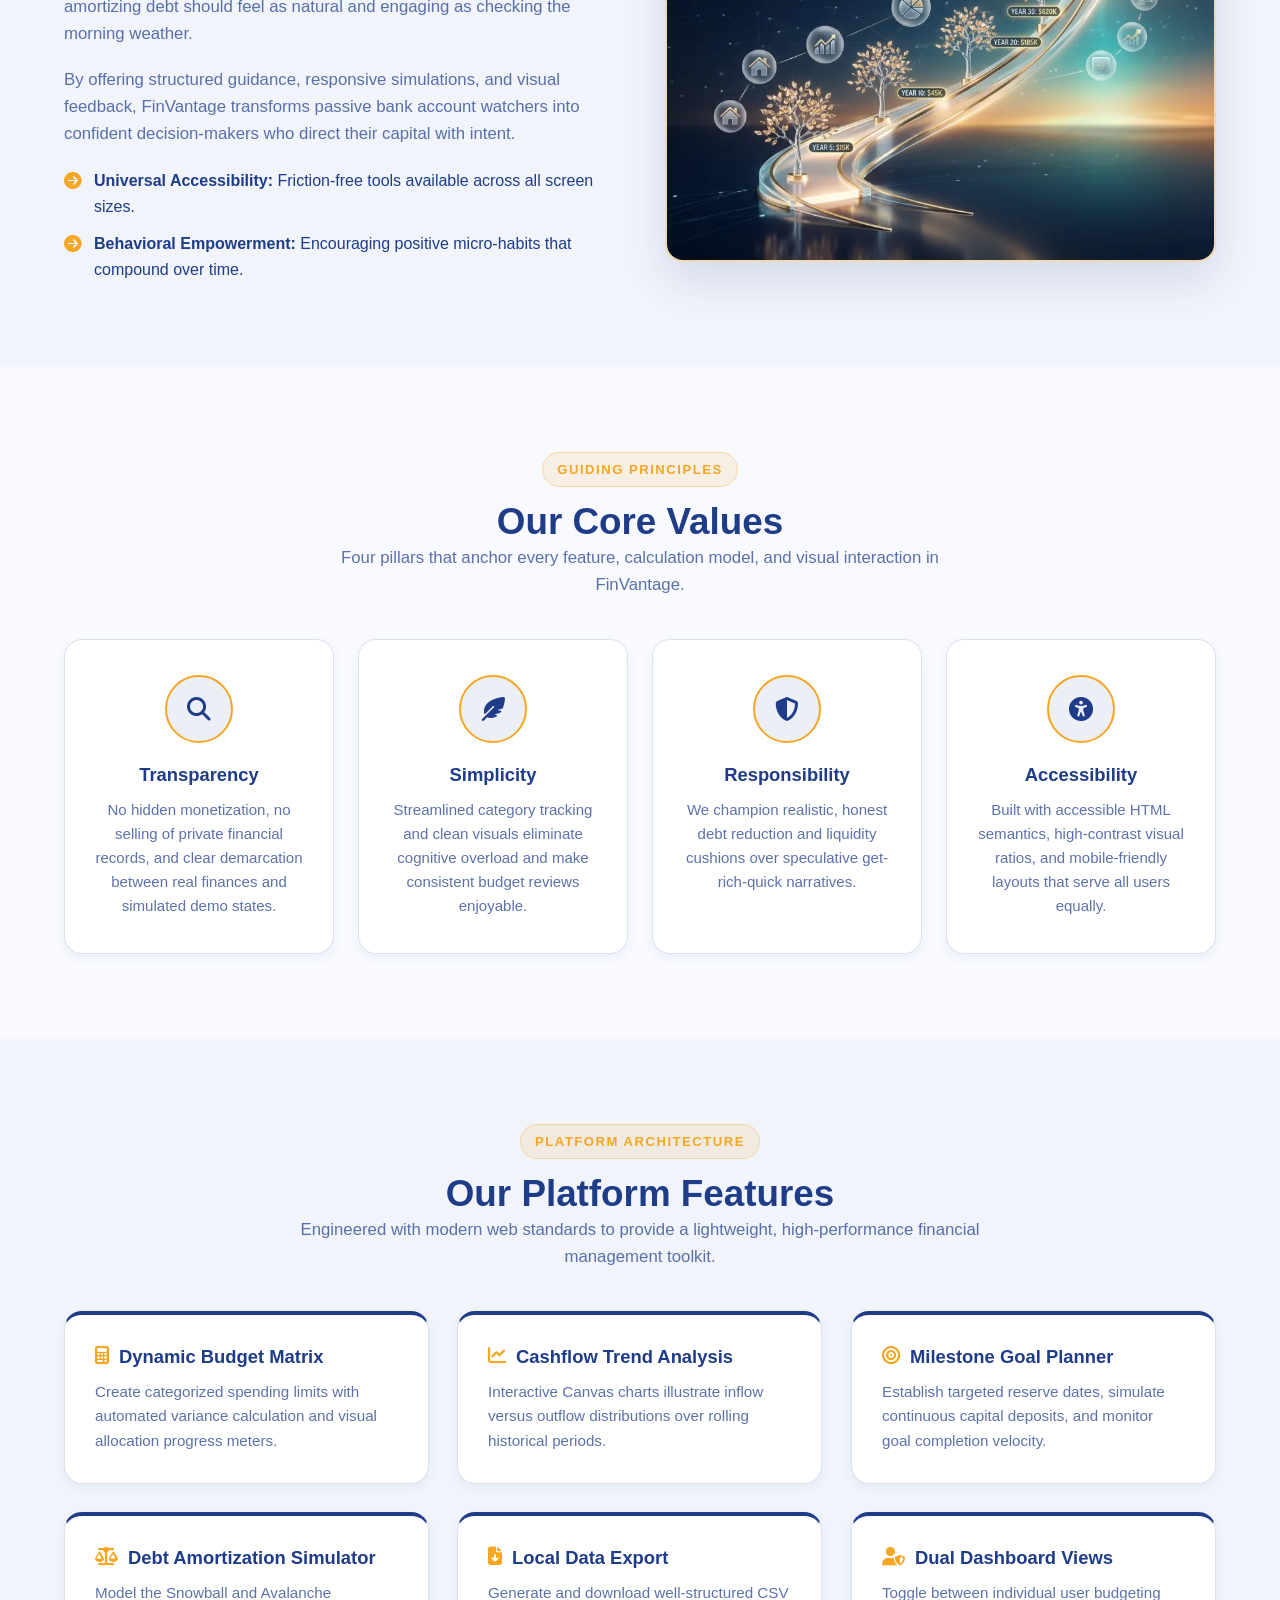
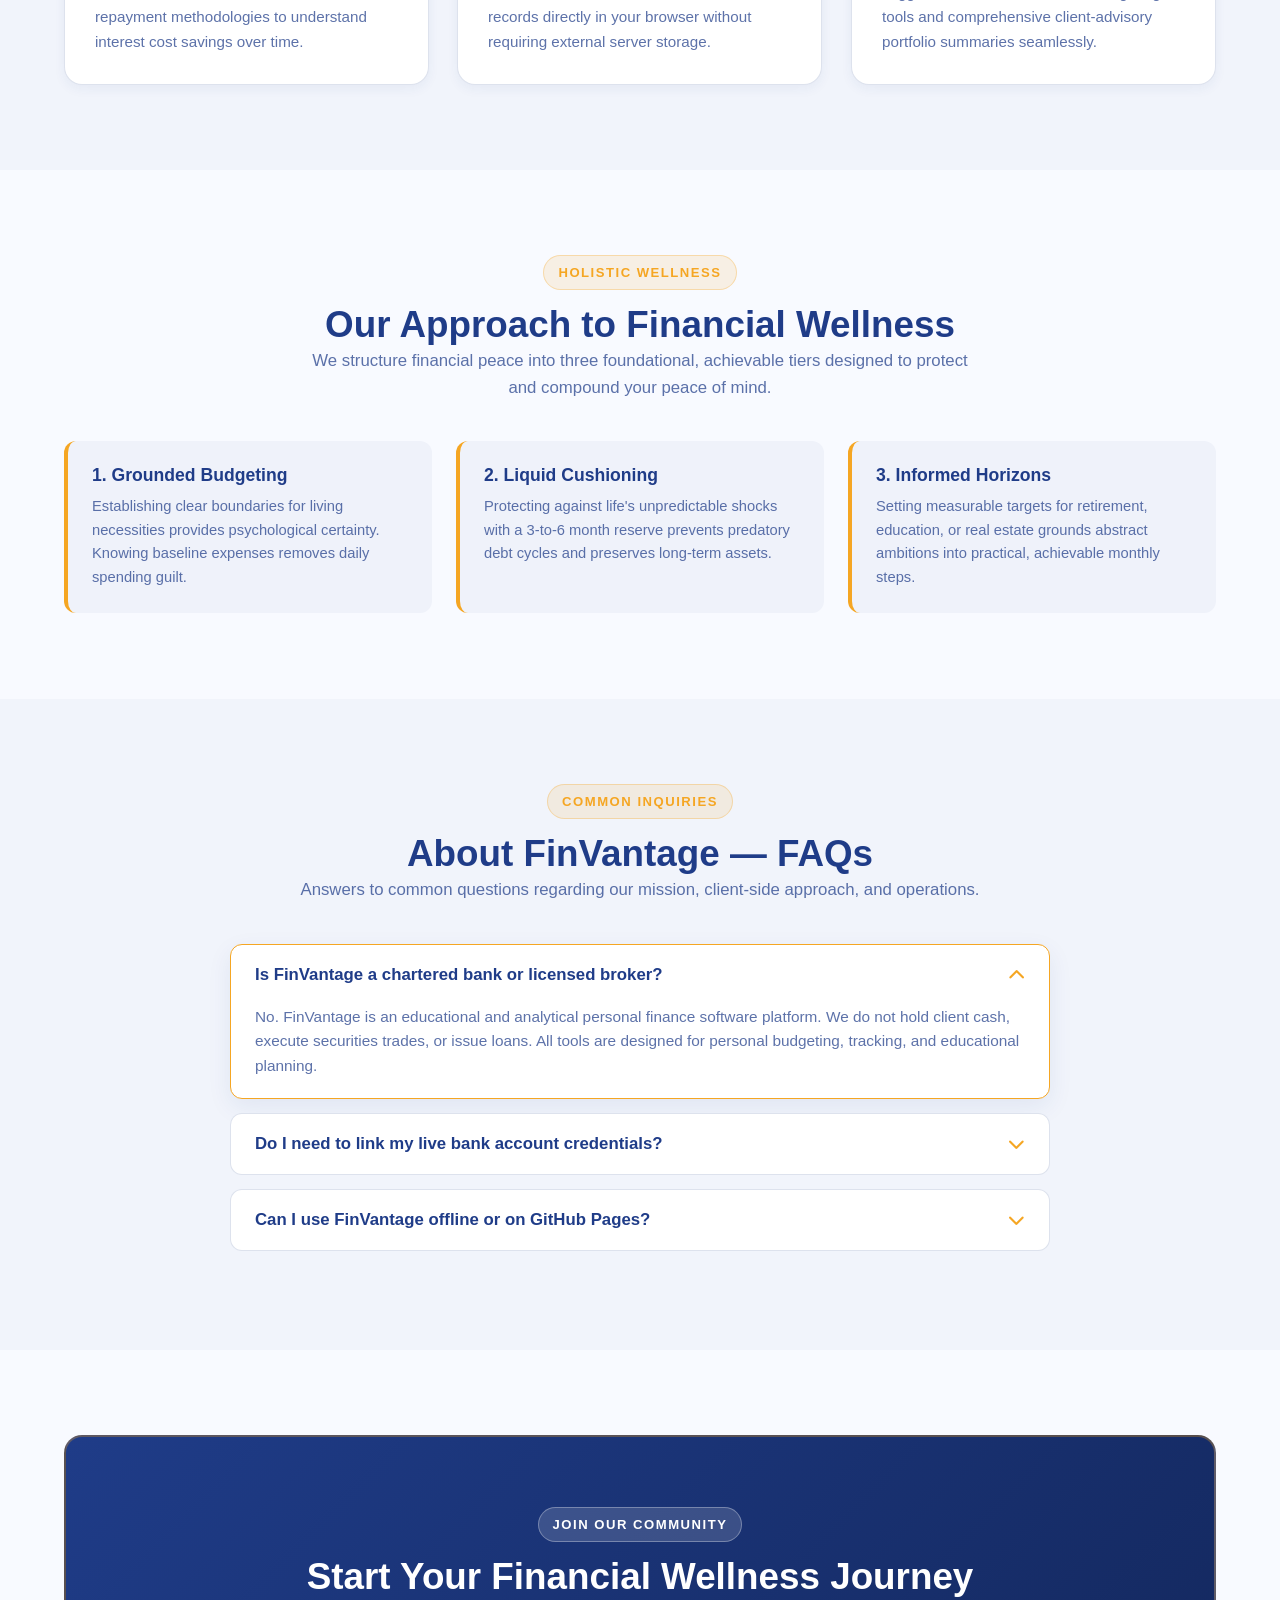
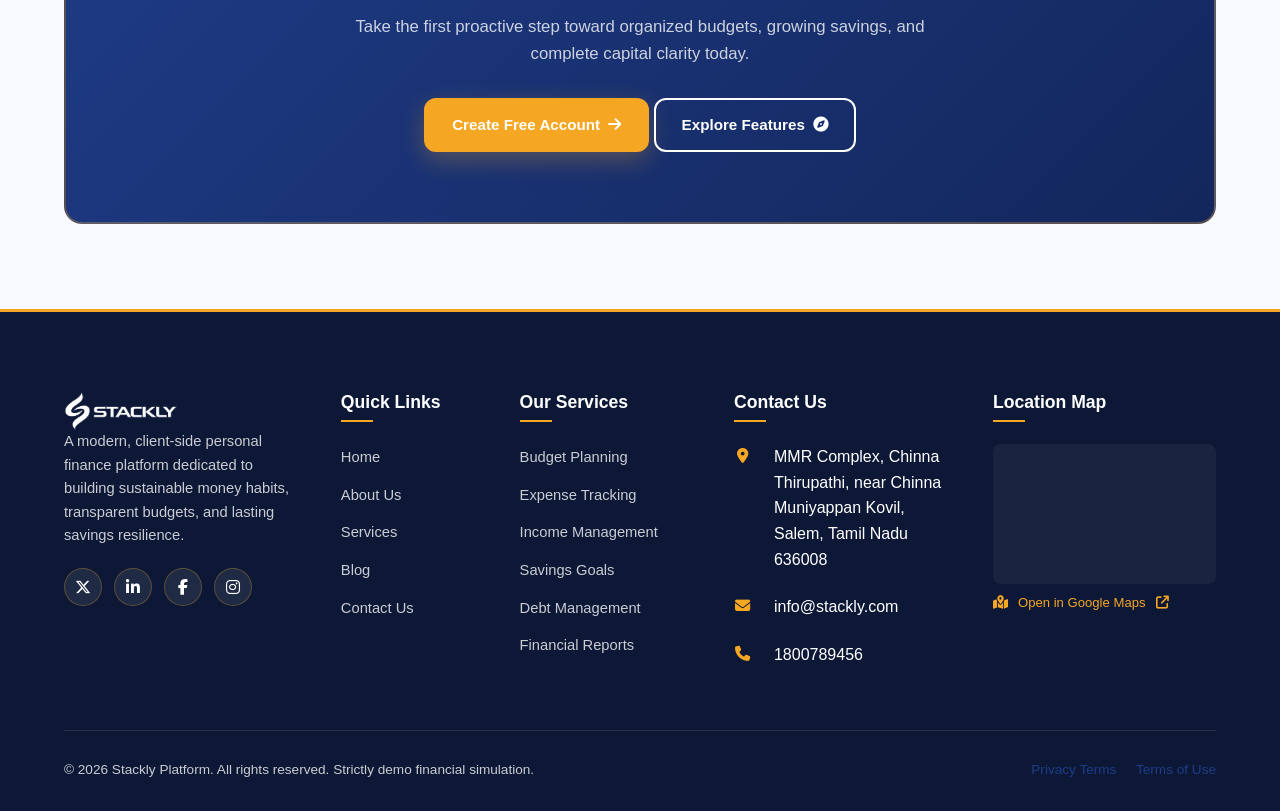
<file: about.html>
<!DOCTYPE html>
<html lang="en">
<head>
  <meta charset="UTF-8">
  <meta name="viewport" content="width=device-width, initial-scale=1.0">
  <title>About Us — FinVantage Personal Finance Platform</title>
  <meta name="description" content="Learn about FinVantage's mission, values, and approach to simplifying personal money management through client-side clarity.">
  <link rel="icon" type="image/webp" href="assets/icons/favicon.webp">
  <link rel="stylesheet" href="https://cdnjs.cloudflare.com/ajax/libs/font-awesome/6.5.1/css/all.min.css">
  <link rel="stylesheet" href="css/about.css">
  <link rel="stylesheet" href="css/animations.css">
</head>
<body>

  <!-- NAVBAR -->
  <header class="site-navbar">
    <div class="container navbar-container">
      <a href="index.html" class="navbar-brand" aria-label="Stackly Home">
        <img src="assets/Brand-logo.webp" alt="Stackly Brand Logo">
      </a>

      <nav class="navbar-menu" aria-label="Main Navigation">
        <ul class="nav-links">
          <li><a href="index.html">Home</a></li>
          <li><a href="about.html" class="active">About</a></li>
          <li><a href="service.html">Services</a></li>
          <li><a href="blog.html">Blog</a></li>
          <li><a href="contact.html">Contact</a></li>
        </ul>

        <div class="navbar-actions">
          <a href="login.html" class="btn btn-outline-primary btn-sm">Log In</a>
        </div>
      </nav>

      <button type="button" class="navbar-toggle" aria-label="Toggle navigation drawer" aria-expanded="false">
        <i class="fa-solid fa-bars"></i>
      </button>
    </div>
  </header>

  <main id="main-content">
    <!-- SECTION 1: HERO -->
    <section class="about-hero">
      <div class="container reveal-fade-up">
        <span class="section-tag">About FinVantage</span>
        <h1>Simplifying Personal Finance <span>for Everyone</span></h1>
        <p class="about-hero-subtitle">
          We build intuitive, transparent, client-side tools designed to eliminate financial anxiety, streamline cashflow management, and cultivate disciplined money habits.
        </p>
        <div class="hero-actions">
          <a href="404.html" class="btn btn-accent">
            <span>Our Mission &amp; Purpose</span>
            <i class="fa-solid fa-arrow-down"></i>
          </a>
          <a href="404.html" class="btn btn-outline-white">
            <span>Explore Core Values</span>
            <i class="fa-solid fa-gem"></i>
          </a>
        </div>
        <div class="hero-highlights-grid">
          <div class="hero-highlight-card">
            <i class="fa-solid fa-shield-halved"></i>
            <div>
              <strong>100% Client-Side</strong>
              <span>Zero server storage or data harvesting</span>
            </div>
          </div>
          <div class="hero-highlight-card">
            <i class="fa-solid fa-scale-balanced"></i>
            <div>
              <strong>Pure Financial Clarity</strong>
              <span>Transparent models without Wall St jargon</span>
            </div>
          </div>
          <div class="hero-highlight-card">
            <i class="fa-solid fa-chart-line"></i>
            <div>
              <strong>Habit Empowerment</strong>
              <span>Micro-actions that compound into resilience</span>
            </div>
          </div>
        </div>
      </div>
    </section>

    <!-- SECTION 2: OUR MISSION -->
    <section id="mission" class="section-padding">
      <div class="container">
        <div class="split-section-grid">
          <div class="split-image-wrap reveal-fade-up">
            <img src="assets/images/about-vision.webp" alt="FinVantage Mission &amp; Purpose" loading="lazy">
          </div>
          <div class="split-content reveal-fade-up">
            <span class="section-tag">Purpose Driven</span>
            <h2>Our Mission</h2>
            <p>
              Our mission is to democratize financial literacy and proactive money management by replacing bloated, intimidating spreadsheets with an elegant, responsive interface.
            </p>
            <p>
              We believe that every household, regardless of income level, deserves straightforward visibility into their incoming cashflows, unavoidable liabilities, and liquid reserves without sacrificing personal data privacy.
            </p>
            <div class="key-point-list">
              <div class="key-point-item">
                <i class="fa-solid fa-check"></i>
                <div><strong>Zero Privacy Compromise:</strong> Client-side processing ensures records remain on your device.</div>
              </div>
              <div class="key-point-item">
                <i class="fa-solid fa-check"></i>
                <div><strong>Clarity Over Jargon:</strong> Plain financial language without unnecessary Wall Street complexity.</div>
              </div>
              <div class="key-point-item">
                <i class="fa-solid fa-check"></i>
                <div><strong>Actionable Metrics:</strong> Tools that clearly answer where your money went and what is remaining.</div>
              </div>
            </div>
          </div>
        </div>
      </div>
    </section>

    <!-- SECTION 3: OUR VISION -->
    <section class="section-padding" style="background: rgba(31, 60, 136, 0.03);">
      <div class="container">
        <div class="split-section-grid reverse">
          <div class="split-image-wrap reveal-fade-up">
            <img src="assets/images/about-wellness.webp" alt="Stackly Platform Vision" loading="lazy">
          </div>
          <div class="split-content reveal-fade-up">
            <span class="section-tag">Looking Ahead</span>
            <h2>Our Vision</h2>
            <p>
              We envision a future where proactive financial planning is universal and effortless. Managing budgets, setting emergency cushions, and amortizing debt should feel as natural and engaging as checking the morning weather.
            </p>
            <p>
              By offering structured guidance, responsive simulations, and visual feedback, FinVantage transforms passive bank account watchers into confident decision-makers who direct their capital with intent.
            </p>
            <div class="key-point-list">
              <div class="key-point-item">
                <i class="fa-solid fa-circle-arrow-right"></i>
                <div><strong>Universal Accessibility:</strong> Friction-free tools available across all screen sizes.</div>
              </div>
              <div class="key-point-item">
                <i class="fa-solid fa-circle-arrow-right"></i>
                <div><strong>Behavioral Empowerment:</strong> Encouraging positive micro-habits that compound over time.</div>
              </div>
            </div>
          </div>
        </div>
      </div>
    </section>

    <!-- SECTION 4: OUR CORE VALUES -->
    <section id="values" class="section-padding">
      <div class="container">
        <div class="text-center">
          <span class="section-tag">Guiding Principles</span>
          <h2>Our Core Values</h2>
          <p class="section-desc">
            Four pillars that anchor every feature, calculation model, and visual interaction in FinVantage.
          </p>
        </div>

        <div class="values-grid">
          <!-- 1. Transparency -->
          <div class="card-premium value-card reveal-fade-up">
            <div class="value-icon-box">
              <i class="fa-solid fa-magnifying-glass"></i>
            </div>
            <h4>Transparency</h4>
            <p>No hidden monetization, no selling of private financial records, and clear demarcation between real finances and simulated demo states.</p>
          </div>

          <!-- 2. Simplicity -->
          <div class="card-premium value-card reveal-fade-up">
            <div class="value-icon-box">
              <i class="fa-solid fa-feather-pointed"></i>
            </div>
            <h4>Simplicity</h4>
            <p>Streamlined category tracking and clean visuals eliminate cognitive overload and make consistent budget reviews enjoyable.</p>
          </div>

          <!-- 3. Responsibility -->
          <div class="card-premium value-card reveal-fade-up">
            <div class="value-icon-box">
              <i class="fa-solid fa-shield-halved"></i>
            </div>
            <h4>Responsibility</h4>
            <p>We champion realistic, honest debt reduction and liquidity cushions over speculative get-rich-quick narratives.</p>
          </div>

          <!-- 4. Accessibility -->
          <div class="card-premium value-card reveal-fade-up">
            <div class="value-icon-box">
              <i class="fa-solid fa-universal-access"></i>
            </div>
            <h4>Accessibility</h4>
            <p>Built with accessible HTML semantics, high-contrast visual ratios, and mobile-friendly layouts that serve all users equally.</p>
          </div>
        </div>
      </div>
    </section>

    <!-- SECTION 5: OUR PLATFORM FEATURES -->
    <section class="section-padding" style="background: rgba(31, 60, 136, 0.03);">
      <div class="container">
        <div class="text-center">
          <span class="section-tag">Platform Architecture</span>
          <h2>Our Platform Features</h2>
          <p class="section-desc">
            Engineered with modern web standards to provide a lightweight, high-performance financial management toolkit.
          </p>
        </div>

        <div class="tools-grid">
          <div class="card-premium tool-feature-card reveal-fade-up">
            <h4><i class="fa-solid fa-calculator"></i> Dynamic Budget Matrix</h4>
            <p>Create categorized spending limits with automated variance calculation and visual allocation progress meters.</p>
          </div>

          <div class="card-premium tool-feature-card reveal-fade-up">
            <h4><i class="fa-solid fa-chart-line"></i> Cashflow Trend Analysis</h4>
            <p>Interactive Canvas charts illustrate inflow versus outflow distributions over rolling historical periods.</p>
          </div>

          <div class="card-premium tool-feature-card reveal-fade-up">
            <h4><i class="fa-solid fa-bullseye"></i> Milestone Goal Planner</h4>
            <p>Establish targeted reserve dates, simulate continuous capital deposits, and monitor goal completion velocity.</p>
          </div>

          <div class="card-premium tool-feature-card reveal-fade-up">
            <h4><i class="fa-solid fa-scale-balanced"></i> Debt Amortization Simulator</h4>
            <p>Model the Snowball and Avalanche repayment methodologies to understand interest cost savings over time.</p>
          </div>

          <div class="card-premium tool-feature-card reveal-fade-up">
            <h4><i class="fa-solid fa-file-arrow-down"></i> Local Data Export</h4>
            <p>Generate and download well-structured CSV records directly in your browser without requiring external server storage.</p>
          </div>

          <div class="card-premium tool-feature-card reveal-fade-up">
            <h4><i class="fa-solid fa-user-shield"></i> Dual Dashboard Views</h4>
            <p>Toggle between individual user budgeting tools and comprehensive client-advisory portfolio summaries seamlessly.</p>
          </div>
        </div>
      </div>
    </section>

    <!-- SECTION 6: OUR APPROACH TO FINANCIAL WELLNESS -->
    <section class="section-padding">
      <div class="container">
        <div class="text-center">
          <span class="section-tag">Holistic Wellness</span>
          <h2>Our Approach to Financial Wellness</h2>
          <p class="section-desc">
            We structure financial peace into three foundational, achievable tiers designed to protect and compound your peace of mind.
          </p>
        </div>

        <div class="wellness-pillars">
          <div class="pillar-card reveal-fade-up">
            <h5>1. Grounded Budgeting</h5>
            <p>
              Establishing clear boundaries for living necessities provides psychological certainty. Knowing baseline expenses removes daily spending guilt.
            </p>
          </div>

          <div class="pillar-card reveal-fade-up">
            <h5>2. Liquid Cushioning</h5>
            <p>
              Protecting against life's unpredictable shocks with a 3-to-6 month reserve prevents predatory debt cycles and preserves long-term assets.
            </p>
          </div>

          <div class="pillar-card reveal-fade-up">
            <h5>3. Informed Horizons</h5>
            <p>
              Setting measurable targets for retirement, education, or real estate grounds abstract ambitions into practical, achievable monthly steps.
            </p>
          </div>
        </div>
      </div>
    </section>

    <!-- SECTION 7: FREQUENTLY ASKED QUESTIONS -->
    <section class="section-padding" style="background: rgba(31, 60, 136, 0.03);">
      <div class="container">
        <div class="text-center">
          <span class="section-tag">Common Inquiries</span>
          <h2>About FinVantage — FAQs</h2>
          <p class="section-desc">
            Answers to common questions regarding our mission, client-side approach, and operations.
          </p>
        </div>

        <div class="faq-accordion">
          <div class="faq-item active">
            <button type="button" class="faq-question" aria-expanded="true">
              <span>Is FinVantage a chartered bank or licensed broker?</span>
              <i class="fa-solid fa-chevron-down"></i>
            </button>
            <div class="faq-answer">
              <p>
                No. FinVantage is an educational and analytical personal finance software platform. We do not hold client cash, execute securities trades, or issue loans. All tools are designed for personal budgeting, tracking, and educational planning.
              </p>
            </div>
          </div>

          <div class="faq-item">
            <button type="button" class="faq-question" aria-expanded="false">
              <span>Do I need to link my live bank account credentials?</span>
              <i class="fa-solid fa-chevron-down"></i>
            </button>
            <div class="faq-answer">
              <p>
                No. FinVantage does not require or request bank login credentials. You enter or simulate your budget categories manually or through local files, ensuring your bank passwords never touch any web interface.
              </p>
            </div>
          </div>

          <div class="faq-item">
            <button type="button" class="faq-question" aria-expanded="false">
              <span>Can I use FinVantage offline or on GitHub Pages?</span>
              <i class="fa-solid fa-chevron-down"></i>
            </button>
            <div class="faq-answer">
              <p>
                Yes. Because FinVantage is constructed strictly using vanilla HTML5, CSS3, and JavaScript with no backend dependencies, it operates flawlessly when deployed to static hosts like GitHub Pages or loaded locally in any modern web browser.
              </p>
            </div>
          </div>
        </div>
      </div>
    </section>

    <!-- SECTION 8: CALL TO ACTION -->
    <section class="section-padding">
      <div class="container">
        <div class="about-cta-box reveal-fade-up">
          <span class="section-tag" style="background: rgba(255, 255, 255, 0.15); color: #FFFFFF; border-color: rgba(255, 255, 255, 0.3);">
            Join Our Community
          </span>
          <h2>Start Your Financial Wellness Journey</h2>
          <p>
            Take the first proactive step toward organized budgets, growing savings, and complete capital clarity today.
          </p>
          <div class="d-flex justify-content-center gap-3 flex-wrap">
            <a href="404.html" class="btn btn-accent">
              <span>Create Free Account</span>
              <i class="fa-solid fa-arrow-right"></i>
            </a>
            <a href="404.html" class="btn btn-outline-white">
              <span>Explore Features</span>
              <i class="fa-solid fa-compass"></i>
            </a>
          </div>
        </div>
      </div>
    </section>
  </main>

  <!-- FOOTER -->
  <footer class="site-footer">
    <div class="container">
      <div class="footer-grid">
        <div class="footer-col">
          <a href="index.html" class="navbar-brand mb-3" aria-label="Stackly Home">
            <img src="assets/Brand-logo.webp" alt="Stackly Logo" style="filter: brightness(0) invert(1);">
          </a>
          <p>
            A modern, client-side personal finance platform dedicated to building sustainable money habits, transparent budgets, and lasting savings resilience.
          </p>
          <div class="footer-social-links">
            <a href="404.html" aria-label="Twitter"><i class="fa-brands fa-x-twitter"></i></a>
            <a href="404.html" aria-label="LinkedIn"><i class="fa-brands fa-linkedin-in"></i></a>
            <a href="404.html" aria-label="Facebook"><i class="fa-brands fa-facebook-f"></i></a>
            <a href="404.html" aria-label="Instagram"><i class="fa-brands fa-instagram"></i></a>
          </div>
        </div>

        <div class="footer-col">
          <h4>Quick Links</h4>
          <ul class="footer-links">
            <li><a href="index.html">Home</a></li>
            <li><a href="about.html">About Us</a></li>
            <li><a href="service.html">Services</a></li>
            <li><a href="blog.html">Blog</a></li>
            <li><a href="contact.html">Contact Us</a></li>
          </ul>
        </div>

        <div class="footer-col">
          <h4>Our Services</h4>
          <ul class="footer-links">
            <li><a href="404.html">Budget Planning</a></li>
            <li><a href="404.html">Expense Tracking</a></li>
            <li><a href="404.html">Income Management</a></li>
            <li><a href="404.html">Savings Goals</a></li>
            <li><a href="404.html">Debt Management</a></li>
            <li><a href="404.html">Financial Reports</a></li>
          </ul>
        </div>

        <!-- Col 4: Contact Info -->
        <div class="footer-col">
          <h4>Contact Us</h4>
          <div class="footer-contact-info text-white-muted small">
            <div class="footer-contact-item mb-2">
              <i class="fa-solid fa-location-dot text-accent me-2 mt-1"></i>
              <span>MMR Complex, Chinna Thirupathi, near Chinna Muniyappan Kovil, Salem, Tamil Nadu 636008</span>
            </div>
            <div class="footer-contact-item mb-2">
              <i class="fa-solid fa-envelope text-accent me-2"></i>
              <a href="mailto:info@stackly.com" class="text-white text-decoration-none">info@stackly.com</a>
            </div>
            <div class="footer-contact-item">
              <i class="fa-solid fa-phone text-accent me-2"></i>
              <a href="tel:1800789456" class="text-white text-decoration-none">1800789456</a>
            </div>
          </div>
        </div>

        <!-- Col 5: Location Map -->
        <div class="footer-col footer-col-map">
          <h4>Location Map</h4>
          <div class="footer-map-container">
            <iframe 
              src="https://maps.google.com/maps?q=11.6829566,78.1739798&amp;hl=en&amp;z=17&amp;output=embed" 
              width="100%" 
              height="140" 
              style="border:0; border-radius: 8px;" 
              allowfullscreen="" 
              loading="lazy" 
              referrerpolicy="no-referrer-when-downgrade" 
              title="Stackly Salem Office Google Map">
            </iframe>
            <a href="https://www.google.com/maps/place/Stackly/@11.6829566,78.1739798,17z/data=!3m1!4b1!4m6!3m5!1s0x3babefef7fd970bb:0xe11aef1a71994f9!8m2!3d11.6829566!4d78.1739798!16s%2Fg%2F11l660s35r?entry=ttu&amp;g_ep=EgoyMDI2MDcwNy4wIKXMDSoASAFQAw%3D%3D" 
               target="_blank" 
               rel="noopener noreferrer" 
               class="footer-map-link">
              <i class="fa-solid fa-map-location-dot me-1 text-accent"></i>
              <span>Open in Google Maps</span>
              <i class="fa-solid fa-arrow-up-right-from-square ms-1"></i>
            </a>
          </div>
        </div>
      </div>

      <div class="footer-bottom">
        <div>
          &copy; 2026 Stackly Platform. All rights reserved. Strictly demo financial simulation.
        </div>
        <div>
          <a href="404.html" class="text-white-muted me-3">Privacy Terms</a>
          <a href="404.html" class="text-white-muted">Terms of Use</a>
        </div>
      </div>
    </div>
  </footer>

  <div id="globalToast" class="global-toast"></div>
  <script src="js/script.js"></script>
</body>
</html>
</file>
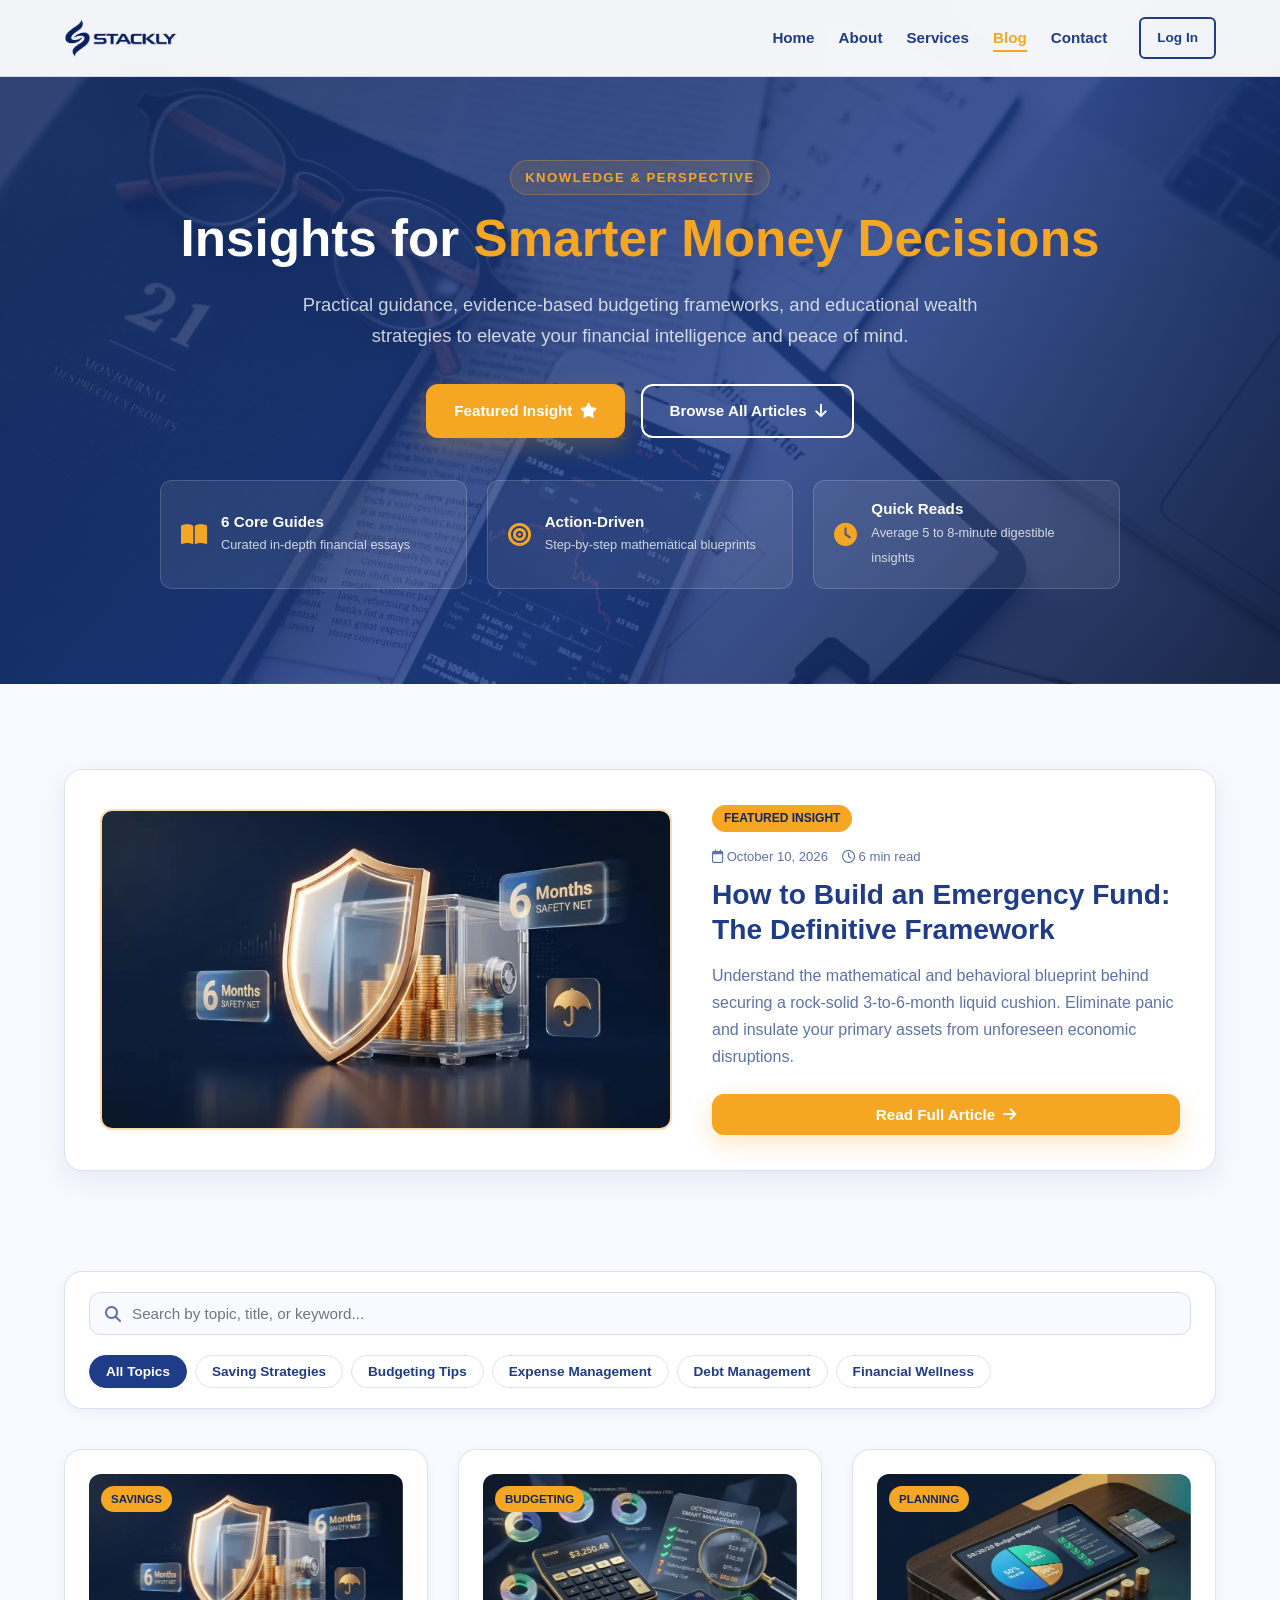
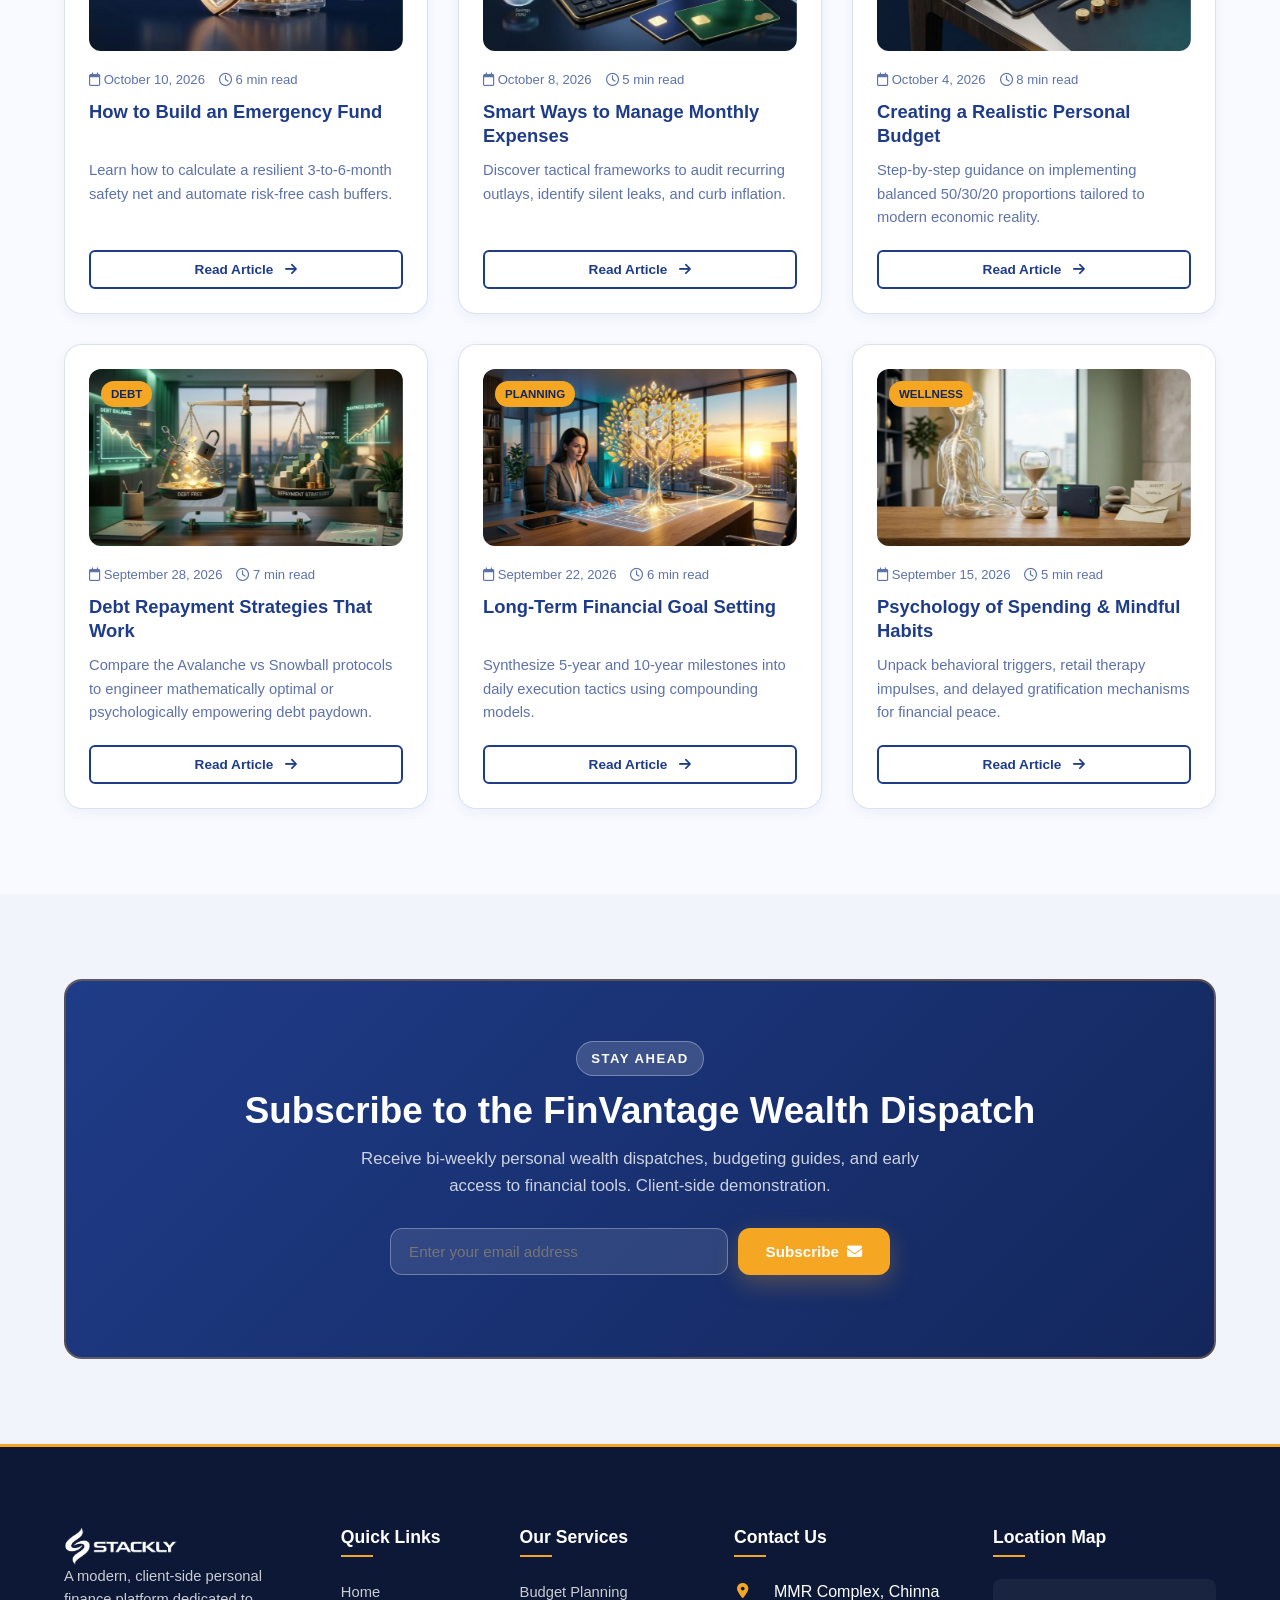
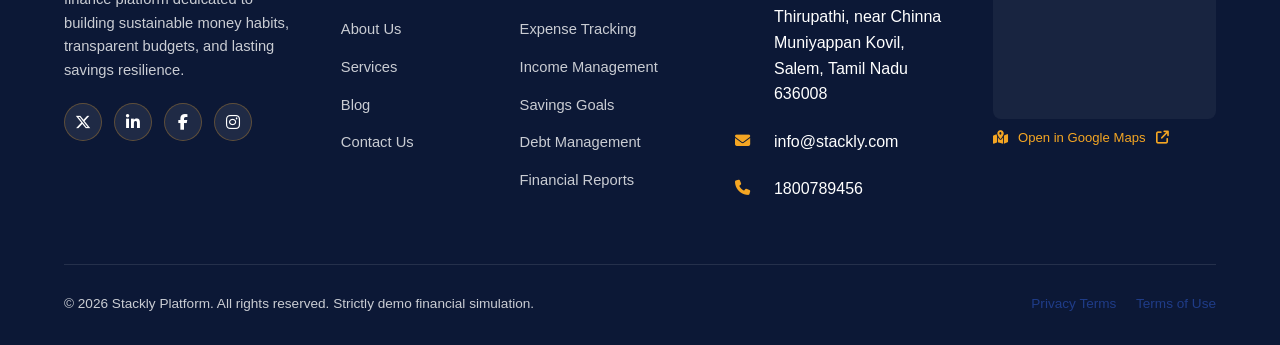
<file: blog.html>
<!DOCTYPE html>
<html lang="en">
<head>
  <meta charset="UTF-8">
  <meta name="viewport" content="width=device-width, initial-scale=1.0">
  <title>Financial Blog &amp; Insights — FinVantage</title>
  <meta name="description" content="Insights for smarter money decisions. Explore educational articles on budgeting, emergency savings, expense management, and financial wellness.">
  <link rel="icon" type="image/webp" href="assets/icons/favicon.webp">
  <link rel="stylesheet" href="https://cdnjs.cloudflare.com/ajax/libs/font-awesome/6.5.1/css/all.min.css">
  <link rel="stylesheet" href="css/blog.css">
  <link rel="stylesheet" href="css/animations.css">
</head>
<body>

  <!-- NAVBAR -->
  <header class="site-navbar">
    <div class="container navbar-container">
      <a href="index.html" class="navbar-brand" aria-label="Stackly Home">
        <img src="assets/Brand-logo.webp" alt="Stackly Brand Logo">
      </a>

      <nav class="navbar-menu" aria-label="Main Navigation">
        <ul class="nav-links">
          <li><a href="index.html">Home</a></li>
          <li><a href="about.html">About</a></li>
          <li><a href="service.html">Services</a></li>
          <li><a href="blog.html" class="active">Blog</a></li>
          <li><a href="contact.html">Contact</a></li>
        </ul>

        <div class="navbar-actions">
          <a href="login.html" class="btn btn-outline-primary btn-sm">Log In</a>
        </div>
      </nav>

      <button type="button" class="navbar-toggle" aria-label="Toggle navigation drawer" aria-expanded="false">
        <i class="fa-solid fa-bars"></i>
      </button>
    </div>
  </header>

  <main id="main-content">
    <!-- SECTION 1: HERO -->
    <section class="blog-hero">
      <div class="container reveal-fade-up">
        <span class="section-tag">Knowledge &amp; Perspective</span>
        <h1>Insights for <span>Smarter Money Decisions</span></h1>
        <p class="blog-hero-subtitle">
          Practical guidance, evidence-based budgeting frameworks, and educational wealth strategies to elevate your financial intelligence and peace of mind.
        </p>
        <div class="hero-actions">
          <a href="404.html" class="btn btn-accent">
            <span>Featured Insight</span>
            <i class="fa-solid fa-star"></i>
          </a>
          <a href="404.html" class="btn btn-outline-white">
            <span>Browse All Articles</span>
            <i class="fa-solid fa-arrow-down"></i>
          </a>
        </div>
        <div class="hero-blog-stats-grid">
          <div class="hero-blog-stat-item">
            <i class="fa-solid fa-book-open"></i>
            <div>
              <strong>6 Core Guides</strong>
              <span>Curated in-depth financial essays</span>
            </div>
          </div>
          <div class="hero-blog-stat-item">
            <i class="fa-solid fa-bullseye"></i>
            <div>
              <strong>Action-Driven</strong>
              <span>Step-by-step mathematical blueprints</span>
            </div>
          </div>
          <div class="hero-blog-stat-item">
            <i class="fa-solid fa-clock"></i>
            <div>
              <strong>Quick Reads</strong>
              <span>Average 5 to 8-minute digestible insights</span>
            </div>
          </div>
        </div>
      </div>
    </section>

    <!-- SECTION 2: FEATURED ARTICLE -->
    <section id="featured-article" class="section-padding" style="padding-bottom: 30px;">
      <div class="container">
        <div class="featured-article-card reveal-fade-up">
          <div class="featured-media">
            <img src="assets/images/blog-1.webp" alt="Featured Article: Building an Emergency Fund" loading="lazy">
          </div>
          <div class="featured-content">
            <span class="featured-badge">FEATURED INSIGHT</span>
            <div class="blog-meta">
              <span><i class="fa-regular fa-calendar"></i> October 10, 2026</span>
              <span><i class="fa-regular fa-clock"></i> 6 min read</span>
            </div>
            <h2 class="featured-title">How to Build an Emergency Fund: The Definitive Framework</h2>
            <p class="featured-desc">
              Understand the mathematical and behavioral blueprint behind securing a rock-solid 3-to-6-month liquid cushion. Eliminate panic and insulate your primary assets from unforeseen economic disruptions.
            </p>
            <div>
              <button type="button" class="btn btn-accent blog-read-btn" data-article-id="blog-1">
                <span>Read Full Article</span>
                <i class="fa-solid fa-arrow-right"></i>
              </button>
            </div>
          </div>
        </div>
      </div>
    </section>

    <!-- SECTION 7: SEARCH AND CATEGORY FILTERS & ARTICLE ARCHIVE (Sections 3, 4, 5, 6) -->
    <section class="section-padding" style="padding-top: 10px;">
      <div class="container">
        <!-- Search and Filter Bar -->
        <div class="blog-control-bar reveal-fade-up">
          <div class="blog-search-wrap">
            <i class="fa-solid fa-magnifying-glass"></i>
            <input type="text" id="blogSearchInput" placeholder="Search by topic, title, or keyword..." aria-label="Search articles">
          </div>

          <div class="blog-categories-wrap">
            <button type="button" class="blog-filter-btn active" data-category="all">All Topics</button>
            <button type="button" class="blog-filter-btn" data-category="savings">Saving Strategies</button>
            <button type="button" class="blog-filter-btn" data-category="budgeting">Budgeting Tips</button>
            <button type="button" class="blog-filter-btn" data-category="planning">Expense Management</button>
            <button type="button" class="blog-filter-btn" data-category="debt">Debt Management</button>
            <button type="button" class="blog-filter-btn" data-category="wellness">Financial Wellness</button>
          </div>
        </div>

        <!-- Dynamic Article Grid (Populated & Filtered via script.js) -->
        <div id="blogArticleGrid" class="blog-article-grid reveal-fade-up">
          <!-- Dynamically populated from BLOG_ARTICLES array in script.js -->
        </div>
      </div>
    </section>

    <!-- SECTION 8: NEWSLETTER SUBSCRIPTION AND CTA -->
    <section class="section-padding" style="background: rgba(31, 60, 136, 0.03);">
      <div class="container">
        <div class="blog-cta-box reveal-fade-up">
          <span class="section-tag" style="background: rgba(255, 255, 255, 0.15); color: #FFFFFF; border-color: rgba(255, 255, 255, 0.3);">
            Stay Ahead
          </span>
          <h2>Subscribe to the FinVantage Wealth Dispatch</h2>
          <p>
            Receive bi-weekly personal wealth dispatches, budgeting guides, and early access to financial tools. Client-side demonstration.
          </p>
          <form class="newsletter-form newsletter-form-box blog-newsletter-form" novalidate>
            <input type="email" placeholder="Enter your email address" required aria-label="Newsletter email">
            <button type="submit" class="btn btn-accent">
              <span>Subscribe</span>
              <i class="fa-solid fa-envelope"></i>
            </button>
          </form>
          <div class="newsletter-feedback mt-3 small"></div>
        </div>
      </div>
    </section>
  </main>

  <!-- ARTICLE PREVIEW MODAL -->
  <div id="blogArticleModal" class="modal-container" role="dialog" aria-modal="true" aria-labelledby="blogModalTitle">
    <div class="modal-overlay" data-close-modal></div>
    <div class="modal-dialog">
      <div class="modal-header">
        <div>
          <span id="blogModalCategory" class="badge badge-accent mb-2">CATEGORY</span>
          <h3 id="blogModalTitle" class="m-0 text-primary">Article Title</h3>
          <div id="blogModalDate" class="text-muted small mt-1">Date</div>
        </div>
        <button type="button" class="modal-close-btn" data-close-modal aria-label="Close modal">
          <i class="fa-solid fa-xmark"></i>
        </button>
      </div>
      <div class="mb-4">
        <img id="blogModalImage" src="assets/images/blog-1.webp" alt="Article Visual" class="img-fluid rounded border border-light">
      </div>
      <div id="blogModalBody" class="blog-modal-content">
        <!-- Rendered body content -->
      </div>
      <div class="modal-footer pt-3 mt-4 border-top border-light text-end">
        <button type="button" class="btn btn-outline-primary btn-sm" data-close-modal>
          Close Preview
        </button>
      </div>
    </div>
  </div>

  <!-- FOOTER -->
  <footer class="site-footer">
    <div class="container">
      <div class="footer-grid">
        <div class="footer-col">
          <a href="index.html" class="navbar-brand mb-3" aria-label="Stackly Home">
            <img src="assets/Brand-logo.webp" alt="Stackly Logo" style="filter: brightness(0) invert(1);">
          </a>
          <p>
            A modern, client-side personal finance platform dedicated to building sustainable money habits, transparent budgets, and lasting savings resilience.
          </p>
          <div class="footer-social-links">
            <a href="404.html" aria-label="Twitter"><i class="fa-brands fa-x-twitter"></i></a>
            <a href="404.html" aria-label="LinkedIn"><i class="fa-brands fa-linkedin-in"></i></a>
            <a href="404.html" aria-label="Facebook"><i class="fa-brands fa-facebook-f"></i></a>
            <a href="404.html" aria-label="Instagram"><i class="fa-brands fa-instagram"></i></a>
          </div>
        </div>

        <div class="footer-col">
          <h4>Quick Links</h4>
          <ul class="footer-links">
            <li><a href="index.html">Home</a></li>
            <li><a href="about.html">About Us</a></li>
            <li><a href="service.html">Services</a></li>
            <li><a href="blog.html">Blog</a></li>
            <li><a href="contact.html">Contact Us</a></li>
          </ul>
        </div>

        <div class="footer-col">
          <h4>Our Services</h4>
          <ul class="footer-links">
            <li><a href="404.html">Budget Planning</a></li>
            <li><a href="404.html">Expense Tracking</a></li>
            <li><a href="404.html">Income Management</a></li>
            <li><a href="404.html">Savings Goals</a></li>
            <li><a href="404.html">Debt Management</a></li>
            <li><a href="404.html">Financial Reports</a></li>
          </ul>
        </div>

        <!-- Col 4: Contact Info -->
        <div class="footer-col">
          <h4>Contact Us</h4>
          <div class="footer-contact-info text-white-muted small">
            <div class="footer-contact-item mb-2">
              <i class="fa-solid fa-location-dot text-accent me-2 mt-1"></i>
              <span>MMR Complex, Chinna Thirupathi, near Chinna Muniyappan Kovil, Salem, Tamil Nadu 636008</span>
            </div>
            <div class="footer-contact-item mb-2">
              <i class="fa-solid fa-envelope text-accent me-2"></i>
              <a href="mailto:info@stackly.com" class="text-white text-decoration-none">info@stackly.com</a>
            </div>
            <div class="footer-contact-item">
              <i class="fa-solid fa-phone text-accent me-2"></i>
              <a href="tel:1800789456" class="text-white text-decoration-none">1800789456</a>
            </div>
          </div>
        </div>

        <!-- Col 5: Location Map -->
        <div class="footer-col footer-col-map">
          <h4>Location Map</h4>
          <div class="footer-map-container">
            <iframe 
              src="https://maps.google.com/maps?q=11.6829566,78.1739798&amp;hl=en&amp;z=17&amp;output=embed" 
              width="100%" 
              height="140" 
              style="border:0; border-radius: 8px;" 
              allowfullscreen="" 
              loading="lazy" 
              referrerpolicy="no-referrer-when-downgrade" 
              title="Stackly Salem Office Google Map">
            </iframe>
            <a href="https://www.google.com/maps/place/Stackly/@11.6829566,78.1739798,17z/data=!3m1!4b1!4m6!3m5!1s0x3babefef7fd970bb:0xe11aef1a71994f9!8m2!3d11.6829566!4d78.1739798!16s%2Fg%2F11l660s35r?entry=ttu&amp;g_ep=EgoyMDI2MDcwNy4wIKXMDSoASAFQAw%3D%3D" 
               target="_blank" 
               rel="noopener noreferrer" 
               class="footer-map-link">
              <i class="fa-solid fa-map-location-dot me-1 text-accent"></i>
              <span>Open in Google Maps</span>
              <i class="fa-solid fa-arrow-up-right-from-square ms-1"></i>
            </a>
          </div>
        </div>
      </div>

      <div class="footer-bottom">
        <div>
          &copy; 2026 Stackly Platform. All rights reserved. Strictly demo financial simulation.
        </div>
        <div>
          <a href="404.html" class="text-white-muted me-3">Privacy Terms</a>
          <a href="404.html" class="text-white-muted">Terms of Use</a>
        </div>
      </div>
    </div>
  </footer>

  <div id="globalToast" class="global-toast"></div>
  <script src="js/script.js"></script>
</body>
</html>
</file>
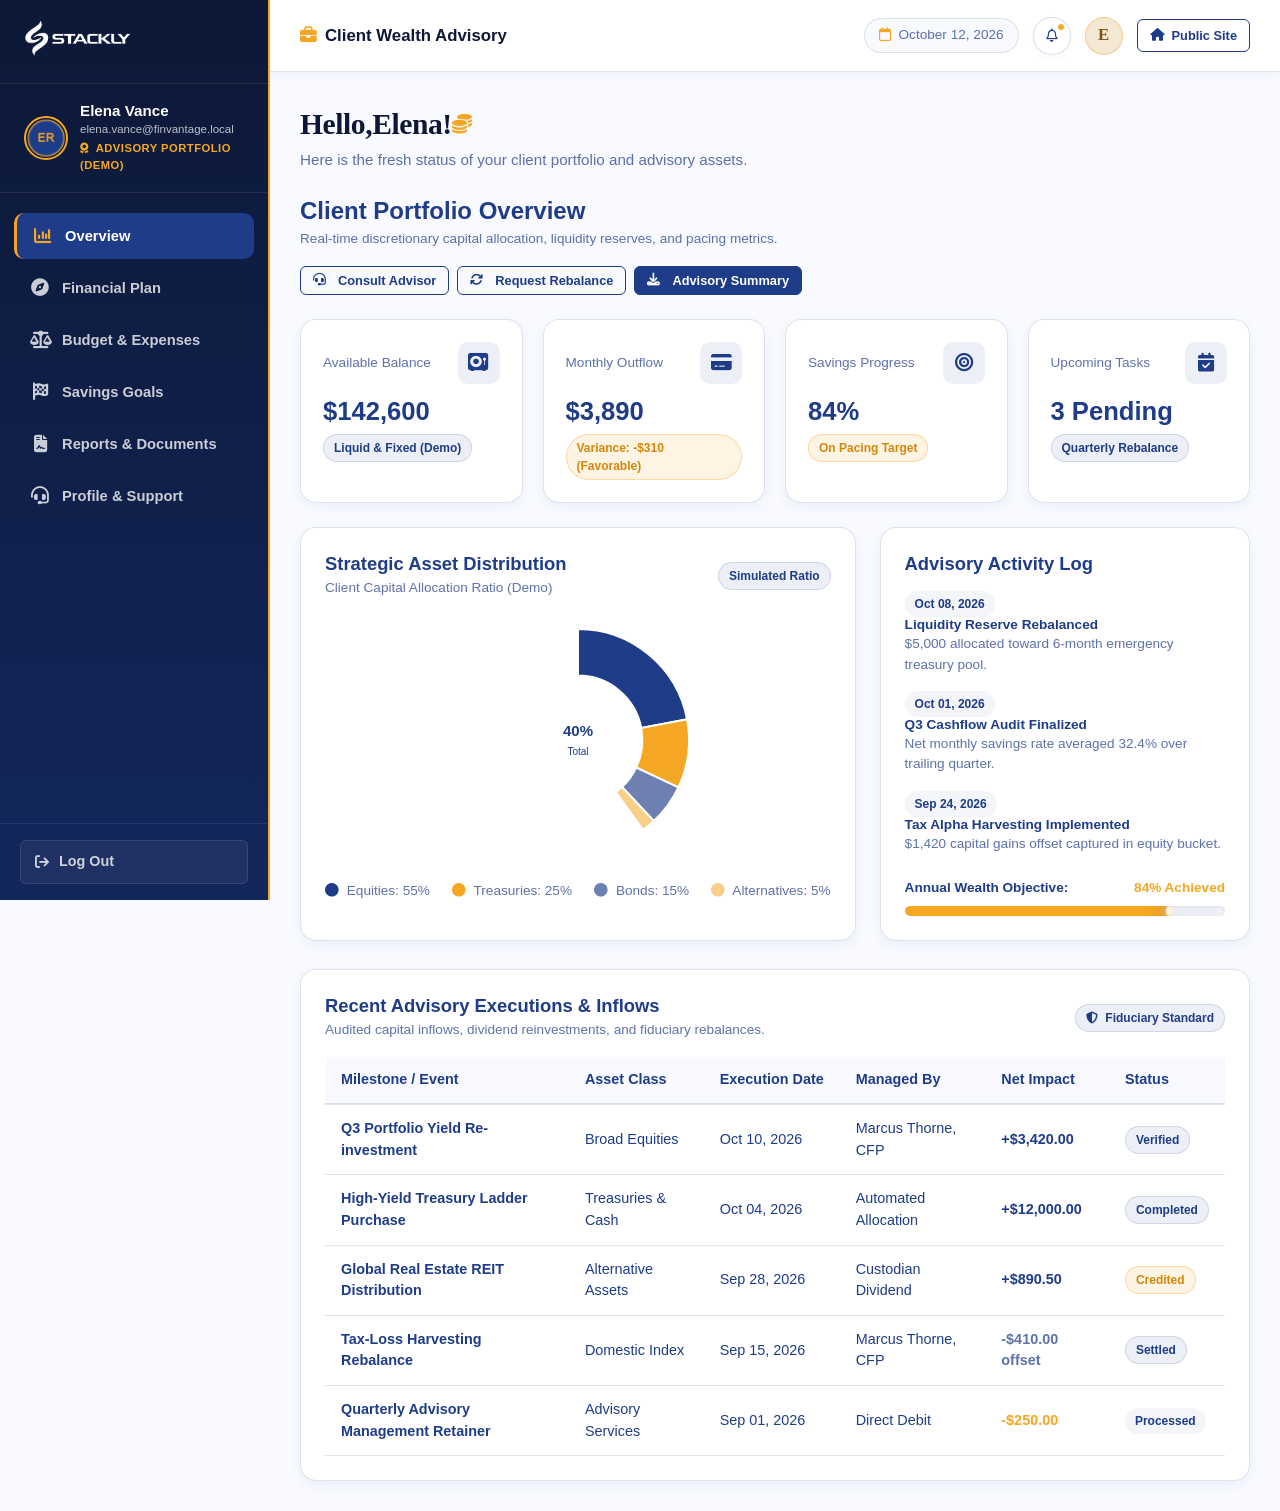
<file: client-dashboard.html>
<!DOCTYPE html>
<html lang="en">
<head>
  <meta charset="UTF-8">
  <meta name="viewport" content="width=device-width, initial-scale=1.0">
  <title>Client Dashboard — FinVantage Wealth Advisory</title>
  <meta name="description" content="Client portfolio dashboard for reviewing financial plans, asset allocations, goals, and reports.">
  <link rel="icon" type="image/webp" href="assets/icons/favicon.webp">
  <link rel="stylesheet" href="https://cdnjs.cloudflare.com/ajax/libs/font-awesome/6.5.1/css/all.min.css">
  <link rel="stylesheet" href="css/client-dashboard.css">
  <link rel="stylesheet" href="css/animations.css">
</head>
<body>

  <div class="client-dashboard-wrapper">
    <!-- =======================================================
         SIDEBAR (6 Advisory View Navigation Items)
         ======================================================= -->
    <aside class="client-sidebar" aria-label="Client Advisory Sidebar">
      <div class="client-sidebar-header">
        <a href="404.html" aria-label="Stackly Home">
          <img src="assets/Brand-logo.webp" alt="Stackly Logo">
        </a>
        <button type="button" class="client-sidebar-close" aria-label="Close sidebar">
          <i class="fa-solid fa-xmark"></i>
        </button>
      </div>

      <div class="client-advisory-badge">
        <img src="assets/images/avatar-3.webp" alt="Elena Vance Avatar" id="clientProfileAvatar">
        <div class="client-badge-info">
          <div class="client-advisory-name" id="clientProfileName">Elena Vance</div>
          <div class="client-advisory-email" id="clientProfileEmail">elena.vance@finvantage.local</div>
          <div class="client-tier-pill"><i class="fa-solid fa-award me-1"></i> Advisory Portfolio (Demo)</div>
        </div>
      </div>

      <nav class="client-sidebar-nav">
        <ul>
          <li>
            <a href="#overview" class="client-sidebar-nav-item active" data-target-view="cview-overview">
              <i class="fa-solid fa-chart-column"></i>
              <span>Overview</span>
            </a>
          </li>
          <li>
            <a href="#plan" class="client-sidebar-nav-item" data-target-view="cview-plan">
              <i class="fa-solid fa-compass"></i>
              <span>Financial Plan</span>
            </a>
          </li>
          <li>
            <a href="#budget" class="client-sidebar-nav-item" data-target-view="cview-budget">
              <i class="fa-solid fa-scale-balanced"></i>
              <span>Budget &amp; Expenses</span>
            </a>
          </li>
          <li>
            <a href="#goals" class="client-sidebar-nav-item" data-target-view="cview-goals">
              <i class="fa-solid fa-flag-checkered"></i>
              <span>Savings Goals</span>
            </a>
          </li>
          <li>
            <a href="#reports" class="client-sidebar-nav-item" data-target-view="cview-reports">
              <i class="fa-solid fa-file-contract"></i>
              <span>Reports &amp; Documents</span>
            </a>
          </li>
          <li>
            <a href="#support" class="client-sidebar-nav-item" data-target-view="cview-support">
              <i class="fa-solid fa-headset"></i>
              <span>Profile &amp; Support</span>
            </a>
          </li>
        </ul>
      </nav>

      <div class="client-sidebar-footer">
        <a href="login.html" class="sidebar-logout-btn">
          <i class="fa-solid fa-arrow-right-from-bracket"></i>
          <span>Log Out</span>
        </a>
      </div>
    </aside>

    <!-- Mobile Sidebar Backdrop Overlay -->
    <div class="client-sidebar-backdrop" id="clientSidebarBackdrop" aria-hidden="true"></div>

    <!-- =======================================================
         MAIN CLIENT WORKSPACE
         ======================================================= -->
    <div class="client-main-area">
      <!-- Header -->
      <header class="client-header">
        <div class="client-header-left">
          <button type="button" class="client-sidebar-toggle" aria-label="Toggle navigation drawer">
            <i class="fa-solid fa-bars"></i>
          </button>
          <a href="index.html" class="client-brand-mobile" aria-label="FinVantage Home">
            <img src="assets/Brand-logo.webp" alt="FinVantage Logo" height="26">
          </a>
          <div class="client-header-title d-none d-lg-flex align-items-center gap-2">
            <i class="fa-solid fa-briefcase text-accent"></i>
            <span>Client Wealth Advisory</span>
          </div>
        </div>

        <div class="client-header-right">
          <div class="client-date-pill d-none d-lg-flex">
            <i class="fa-regular fa-calendar me-1 text-accent"></i>
            <span>October 12, 2026</span>
          </div>

          <button type="button" class="client-notif-btn" aria-label="Notifications" onclick="window.location.href='404.html';">
            <i class="fa-regular fa-bell"></i>
            <span class="client-notif-badge"></span>
          </button>

          <a href="404.html" class="client-avatar-badge" aria-label="Client Profile">
            <span class="client-avatar-initial" id="clientAvatarInitial">E</span>
          </a>

          <a href="404.html" class="btn btn-outline-primary btn-sm d-none d-md-inline-flex" aria-label="Public Site">
            <i class="fa-solid fa-house"></i> <span>Public Site</span>
          </a>
        </div>
      </header>

      <!-- Main Body -->
      <main class="client-body">

        <!-- =====================================================
             VIEW 1: OVERVIEW
             ===================================================== -->
        <section id="cview-overview" class="client-view-section active">
          <!-- Welcome Hero Section -->
          <div class="client-welcome-hero">
            <h1 class="client-welcome-title">Hello, <span id="clientWelcomeName">Elena</span> ! <i class="fa-solid fa-coins text-accent ms-1"></i></h1>
            <p class="client-welcome-sub">Here is the fresh status of your client portfolio and advisory assets.</p>
          </div>

          <!-- Overview Header & Action Bar -->
          <div class="d-flex justify-content-between align-items-center mb-4 flex-wrap gap-3">
            <div>
              <h2 class="text-primary m-0">Client Portfolio Overview</h2>
              <span class="text-muted small">Real-time discretionary capital allocation, liquidity reserves, and pacing metrics.</span>
            </div>
            <div class="d-flex flex-wrap gap-2">
              <button type="button" class="btn btn-outline-primary btn-sm" onclick="window.location.href='404.html';">
                <i class="fa-solid fa-headset me-1"></i> Consult Advisor
              </button>
              <button type="button" class="btn btn-outline-primary btn-sm" onclick="window.location.href='404.html';">
                <i class="fa-solid fa-arrows-rotate me-1"></i> Request Rebalance
              </button>
              <button type="button" class="btn btn-primary btn-sm" onclick="window.location.href='404.html';">
                <i class="fa-solid fa-download me-1"></i> Advisory Summary
              </button>
            </div>
          </div>

          <!-- Summary Cards -->
          <div class="client-metric-grid mb-4">
            <div class="client-metric-card">
              <div class="d-flex justify-content-between align-items-center">
                <span class="text-muted small">Available Balance</span>
                <div class="client-metric-icon"><i class="fa-solid fa-vault"></i></div>
              </div>
              <div class="client-metric-val">$142,600</div>
              <span class="badge badge-primary">Liquid &amp; Fixed (Demo)</span>
            </div>

            <div class="client-metric-card">
              <div class="d-flex justify-content-between align-items-center">
                <span class="text-muted small">Monthly Outflow</span>
                <div class="client-metric-icon"><i class="fa-solid fa-credit-card"></i></div>
              </div>
              <div class="client-metric-val">$3,890</div>
              <span class="badge badge-accent">Variance: -$310 (Favorable)</span>
            </div>

            <div class="client-metric-card">
              <div class="d-flex justify-content-between align-items-center">
                <span class="text-muted small">Savings Progress</span>
                <div class="client-metric-icon"><i class="fa-solid fa-bullseye"></i></div>
              </div>
              <div class="client-metric-val">84%</div>
              <span class="badge badge-accent">On Pacing Target</span>
            </div>

            <div class="client-metric-card">
              <div class="d-flex justify-content-between align-items-center">
                <span class="text-muted small">Upcoming Tasks</span>
                <div class="client-metric-icon"><i class="fa-solid fa-calendar-check"></i></div>
              </div>
              <div class="client-metric-val">3 Pending</div>
              <span class="badge badge-primary">Quarterly Rebalance</span>
            </div>
          </div>

          <!-- Split Panels -->
          <div class="client-panels-grid">
            <!-- Asset Allocation Doughnut -->
            <div class="card-premium">
              <div class="d-flex justify-content-between align-items-center mb-3 pb-2 border-bottom border-light">
                <div>
                  <h4 class="text-primary m-0">Strategic Asset Distribution</h4>
                  <span class="text-muted small">Client Capital Allocation Ratio (Demo)</span>
                </div>
                <span class="badge badge-primary">Simulated Ratio</span>
              </div>
              <div class="chart-canvas-container">
                <canvas id="clientAssetDoughnutCanvas" data-height="250"></canvas>
              </div>
              <div class="d-flex justify-content-between mt-3 text-muted small flex-wrap gap-2">
                <span><i class="fa-solid fa-circle me-1" style="color: #1F3C88;"></i> Equities: 55%</span>
                <span><i class="fa-solid fa-circle me-1" style="color: #F5A623;"></i> Treasuries: 25%</span>
                <span><i class="fa-solid fa-circle me-1" style="color: rgba(31, 60, 136, 0.65);"></i> Bonds: 15%</span>
                <span><i class="fa-solid fa-circle me-1" style="color: rgba(245, 166, 35, 0.55);"></i> Alternatives: 5%</span>
              </div>
            </div>

            <!-- Recent Activity & Goal Progress -->
            <div class="card-premium">
              <h4 class="text-primary mb-3 pb-2 border-bottom border-light">Advisory Activity Log</h4>
              <div class="mb-3">
                <span class="badge badge-subtle mb-1">Oct 08, 2026</span>
                <h5 class="m-0 text-primary small fw-bold">Liquidity Reserve Rebalanced</h5>
                <p class="text-muted small m-0">$5,000 allocated toward 6-month emergency treasury pool.</p>
              </div>
              <div class="mb-3">
                <span class="badge badge-subtle mb-1">Oct 01, 2026</span>
                <h5 class="m-0 text-primary small fw-bold">Q3 Cashflow Audit Finalized</h5>
                <p class="text-muted small m-0">Net monthly savings rate averaged 32.4% over trailing quarter.</p>
              </div>
              <div class="mb-3">
                <span class="badge badge-subtle mb-1">Sep 24, 2026</span>
                <h5 class="m-0 text-primary small fw-bold">Tax Alpha Harvesting Implemented</h5>
                <p class="text-muted small m-0">$1,420 capital gains offset captured in equity bucket.</p>
              </div>
              <div class="pt-3 border-top border-light mt-4">
                <div class="d-flex justify-content-between align-items-center mb-2">
                  <span class="fw-bold text-primary small">Annual Wealth Objective:</span>
                  <span class="text-accent fw-bold small">84% Achieved</span>
                </div>
                <div class="progress" style="height: 10px;">
                  <div class="progress-bar bg-accent" style="width: 84%;"></div>
                </div>
              </div>
            </div>
          </div>

          <!-- Recent Portfolio Executions Table -->
          <div class="card-premium mt-4">
            <div class="d-flex justify-content-between align-items-center mb-3 flex-wrap gap-2">
              <div>
                <h4 class="text-primary m-0">Recent Advisory Executions &amp; Inflows</h4>
                <span class="text-muted small">Audited capital inflows, dividend reinvestments, and fiduciary rebalances.</span>
              </div>
              <span class="badge badge-primary"><i class="fa-solid fa-shield-halved me-1"></i> Fiduciary Standard</span>
            </div>
            <div class="table-responsive">
              <table class="dash-table">
                <thead>
                  <tr>
                    <th>Milestone / Event</th>
                    <th>Asset Class</th>
                    <th>Execution Date</th>
                    <th>Managed By</th>
                    <th>Net Impact</th>
                    <th>Status</th>
                  </tr>
                </thead>
                <tbody>
                  <tr>
                    <td><strong class="text-primary">Q3 Portfolio Yield Re-investment</strong></td>
                    <td>Broad Equities</td>
                    <td>Oct 10, 2026</td>
                    <td>Marcus Thorne, CFP</td>
                    <td class="text-primary fw-bold">+$3,420.00</td>
                    <td><span class="badge badge-primary">Verified</span></td>
                  </tr>
                  <tr>
                    <td><strong class="text-primary">High-Yield Treasury Ladder Purchase</strong></td>
                    <td>Treasuries &amp; Cash</td>
                    <td>Oct 04, 2026</td>
                    <td>Automated Allocation</td>
                    <td class="text-primary fw-bold">+$12,000.00</td>
                    <td><span class="badge badge-primary">Completed</span></td>
                  </tr>
                  <tr>
                    <td><strong class="text-primary">Global Real Estate REIT Distribution</strong></td>
                    <td>Alternative Assets</td>
                    <td>Sep 28, 2026</td>
                    <td>Custodian Dividend</td>
                    <td class="text-primary fw-bold">+$890.50</td>
                    <td><span class="badge badge-accent">Credited</span></td>
                  </tr>
                  <tr>
                    <td><strong class="text-primary">Tax-Loss Harvesting Rebalance</strong></td>
                    <td>Domestic Index</td>
                    <td>Sep 15, 2026</td>
                    <td>Marcus Thorne, CFP</td>
                    <td class="text-muted fw-bold">-$410.00 offset</td>
                    <td><span class="badge badge-primary">Settled</span></td>
                  </tr>
                  <tr>
                    <td><strong class="text-primary">Quarterly Advisory Management Retainer</strong></td>
                    <td>Advisory Services</td>
                    <td>Sep 01, 2026</td>
                    <td>Direct Debit</td>
                    <td class="text-accent fw-bold">-$250.00</td>
                    <td><span class="badge badge-subtle">Processed</span></td>
                  </tr>
                </tbody>
              </table>
            </div>
          </div>
        </section>

        <!-- =====================================================
             VIEW 2: FINANCIAL PLAN
             ===================================================== -->
        <section id="cview-plan" class="client-view-section">
          <div class="mb-4">
            <h2 class="text-primary m-0">Strategic Financial Plan</h2>
            <span class="text-muted small">Long-range wealth trajectory, compounding projections, and emergency reserve modeling.</span>
          </div>

          <!-- Planning KPIs -->
          <div class="client-metric-grid mb-4">
            <div class="client-metric-card">
              <div class="d-flex justify-content-between align-items-center">
                <span class="text-muted small">Retirement Horizon</span>
                <div class="client-metric-icon"><i class="fa-solid fa-hourglass-half"></i></div>
              </div>
              <div class="client-metric-val">14 Years</div>
              <span class="badge badge-primary">Projected Net Worth $2.4M</span>
            </div>

            <div class="client-metric-card">
              <div class="d-flex justify-content-between align-items-center">
                <span class="text-muted small">FI Ratio</span>
                <div class="client-metric-icon"><i class="fa-solid fa-shield-halved"></i></div>
              </div>
              <div class="client-metric-val">68.4%</div>
              <span class="badge badge-accent">Safe Withdrawal Rate: 3.8%</span>
            </div>

            <div class="client-metric-card">
              <div class="d-flex justify-content-between align-items-center">
                <span class="text-muted small">Emergency Buffer</span>
                <div class="client-metric-icon"><i class="fa-solid fa-umbrella"></i></div>
              </div>
              <div class="client-metric-val">6.2 Mos</div>
              <span class="badge badge-accent">Funded ($23,560)</span>
            </div>

            <div class="client-metric-card">
              <div class="d-flex justify-content-between align-items-center">
                <span class="text-muted small">Projected CAGR</span>
                <div class="client-metric-icon"><i class="fa-solid fa-chart-line"></i></div>
              </div>
              <div class="client-metric-val">8.2%</div>
              <span class="badge badge-primary">Risk-Adjusted Allocation</span>
            </div>
          </div>

          <!-- Compounding Trajectory Line Chart -->
          <div class="card-premium mb-4">
            <div class="d-flex justify-content-between align-items-center mb-3 pb-2 border-bottom border-light flex-wrap gap-2">
              <div>
                <h4 class="text-primary m-0">5-Year Wealth Compounding &amp; Growth Trajectory</h4>
                <span class="text-muted small">Simulated portfolio accumulation under strategic fiduciary allocation.</span>
              </div>
              <span class="badge badge-primary"><i class="fa-solid fa-arrow-trend-up me-1"></i> Blended Model</span>
            </div>
            <div class="chart-canvas-container">
              <canvas id="clientPlanGrowthCanvas" data-height="250"></canvas>
            </div>
            <div class="d-flex justify-content-between mt-3 text-muted small flex-wrap gap-2">
              <span><i class="fa-solid fa-circle me-1" style="color: #1F3C88;"></i> Advisory Compound Trajectory (8.2% CAGR)</span>
              <span>Target 2031 Valuation: $415,000</span>
            </div>
          </div>

          <!-- Interactive Emergency Fund Modeler -->
          <div class="card-premium mb-4">
            <h4 class="text-primary mb-2"><i class="fa-solid fa-calculator text-accent me-2"></i> Interactive Reserve Cushion Calculator</h4>
            <p class="text-muted small mb-4">
              Adjust your monthly baseline expenses and desired cushion duration to model your required liquidity buffer:
            </p>
            <div class="row d-flex flex-wrap gap-3 align-items-center">
              <div class="col-flex-1">
                <label for="cPlanMonthlyExpenses" class="form-label">Monthly Baseline Outflow ($)</label>
                <input type="number" id="cPlanMonthlyExpenses" class="form-control" value="3800" min="500" step="100">
              </div>
              <div class="col-flex-1">
                <label for="cPlanMonthsReserve" class="form-label">Reserve Months Desired</label>
                <select id="cPlanMonthsReserve" class="form-control">
                  <option value="3">3 Months (Aggressive Growth)</option>
                  <option value="6" selected>6 Months (Standard Security)</option>
                  <option value="9">9 Months (Conservative Cushion)</option>
                  <option value="12">12 Months (Maximum Resilience)</option>
                </select>
              </div>
              <div class="col-flex-1" style="background: var(--primary-tint); padding: 14px; border-radius: var(--radius-md); text-align: center;">
                <span class="text-muted small d-block">Recommended Target Reserve</span>
                <span id="cPlanTargetOutput" class="fw-bold text-primary" style="font-size: 1.6rem;">$22,800</span>
              </div>
            </div>
          </div>

          <!-- Multi-Horizon Strategic Milestones -->
          <div class="row d-flex flex-wrap gap-3 mb-4">
            <div class="card-premium col-flex-1">
              <span class="badge badge-primary mb-2">Short-Term Horizon (1–2 Years)</span>
              <h4 class="text-primary mb-2">Primary Residence Renovation</h4>
              <p class="text-muted small">Capital target: $35,000. Currently saved: $28,000 (80%). Projected completion: June 2027.</p>
              <div class="progress mb-2" style="height: 8px;">
                <div class="progress-bar bg-accent" style="width: 80%;"></div>
              </div>
            </div>

            <div class="card-premium col-flex-1">
              <span class="badge badge-accent mb-2">Medium-Term Horizon (3–5 Years)</span>
              <h4 class="text-primary mb-2">Real Estate Syndication Fund</h4>
              <p class="text-muted small">Capital target: $75,000. Currently allocated: $42,000 (56%). Quarterly dividend sweep active.</p>
              <div class="progress mb-2" style="height: 8px;">
                <div class="progress-bar bg-primary" style="width: 56%;"></div>
              </div>
            </div>

            <div class="card-premium col-flex-1">
              <span class="badge badge-primary mb-2">Long-Term Horizon (5–10 Years)</span>
              <h4 class="text-primary mb-2">Independent Capital Endowment</h4>
              <p class="text-muted small">Capital target: $250,000. Currently allocated: $114,600 (45%). Automated monthly contribution active.</p>
              <div class="progress mb-2" style="height: 8px;">
                <div class="progress-bar bg-accent" style="width: 45%;"></div>
              </div>
            </div>
          </div>

          <!-- Strategic Milestone Roadmap Audit Table -->
          <div class="card-premium">
            <div class="d-flex justify-content-between align-items-center mb-3 flex-wrap gap-2">
              <div>
                <h4 class="text-primary m-0">Strategic Capital Milestones Audit</h4>
                <span class="text-muted small">Comprehensive sequencing of financial horizons and asset deployment.</span>
              </div>
              <span class="badge badge-primary">Fiduciary Roadmap</span>
            </div>
            <div class="table-responsive">
              <table class="dash-table">
                <thead>
                  <tr>
                    <th>Strategic Horizon</th>
                    <th>Objective</th>
                    <th>Capital Target</th>
                    <th>Current Reserves</th>
                    <th>Pacing</th>
                    <th>Advisory Recommendation</th>
                  </tr>
                </thead>
                <tbody>
                  <tr>
                    <td><strong class="text-primary">Horizon I (2026–2027)</strong></td>
                    <td>Liquid Treasury Buffer</td>
                    <td>$50,000</td>
                    <td>$46,000</td>
                    <td><span class="badge badge-primary">92%</span></td>
                    <td class="small text-muted">Maintain short-duration yield ladder</td>
                  </tr>
                  <tr>
                    <td><strong class="text-primary">Horizon I (2026–2027)</strong></td>
                    <td>Residence Renovation</td>
                    <td>$35,000</td>
                    <td>$28,000</td>
                    <td><span class="badge badge-primary">80%</span></td>
                    <td class="small text-muted">Execute contractor escrow in Q2 2027</td>
                  </tr>
                  <tr>
                    <td><strong class="text-primary">Horizon II (2028–2029)</strong></td>
                    <td>Real Estate Syndication</td>
                    <td>$75,000</td>
                    <td>$42,000</td>
                    <td><span class="badge badge-accent">56%</span></td>
                    <td class="small text-muted">Accelerate quarterly dividend reinvestment</td>
                  </tr>
                  <tr>
                    <td><strong class="text-primary">Horizon III (2030–2035)</strong></td>
                    <td>Capital Endowment</td>
                    <td>$250,000</td>
                    <td>$114,600</td>
                    <td><span class="badge badge-accent">45%</span></td>
                    <td class="small text-muted">Continue dollar-cost averaging into broad index</td>
                  </tr>
                </tbody>
              </table>
            </div>
          </div>
        </section>

        <!-- =====================================================
             VIEW 3: BUDGET & EXPENSES
             ===================================================== -->
        <section id="cview-budget" class="client-view-section">
          <div class="mb-4">
            <h2 class="text-primary m-0">Budget &amp; Expense Allocation</h2>
            <span class="text-muted small">Planned versus actual comparative audits and discretionary cash flow management.</span>
          </div>

          <!-- Executive Budget KPI Cards -->
          <div class="client-metric-grid mb-4">
            <div class="client-metric-card">
              <div class="d-flex justify-content-between align-items-center">
                <span class="text-muted small">Monthly Outflow Ceiling</span>
                <div class="client-metric-icon"><i class="fa-solid fa-wallet"></i></div>
              </div>
              <div class="client-metric-val">$4,100.00</div>
              <span class="badge badge-primary">Approved by Advisor</span>
            </div>

            <div class="client-metric-card">
              <div class="d-flex justify-content-between align-items-center">
                <span class="text-muted small">Trailing Month Outflow</span>
                <div class="client-metric-icon"><i class="fa-solid fa-receipt"></i></div>
              </div>
              <div class="client-metric-val">$3,590.00</div>
              <span class="badge badge-accent">-$510 (Favorable)</span>
            </div>

            <div class="client-metric-card">
              <div class="d-flex justify-content-between align-items-center">
                <span class="text-muted small">Budget Discipline Score</span>
                <div class="client-metric-icon"><i class="fa-solid fa-gauge-high"></i></div>
              </div>
              <div class="client-metric-val">94.2%</div>
              <span class="badge badge-accent">Optimal Efficiency</span>
            </div>

            <div class="client-metric-card">
              <div class="d-flex justify-content-between align-items-center">
                <span class="text-muted small">Discretionary Surplus</span>
                <div class="client-metric-icon"><i class="fa-solid fa-arrow-trend-up"></i></div>
              </div>
              <div class="client-metric-val">+$1,850.00</div>
              <span class="badge badge-primary">Swept to Portfolio</span>
            </div>
          </div>

          <div class="card-premium mb-4">
            <div class="d-flex justify-content-between align-items-center mb-3 pb-2 border-bottom border-light flex-wrap gap-2">
              <div>
                <h4 class="text-primary m-0">Planned vs Actual Variance (Trailing Quarters)</h4>
                <span class="text-muted small">Quarterly operating targets compared against realized cash outflows.</span>
              </div>
              <span class="badge badge-primary">Quarterly Audit</span>
            </div>
            <div class="chart-canvas-container">
              <canvas id="clientVarianceBarCanvas" data-height="250"></canvas>
            </div>
          </div>

          <!-- Category Progress Audits -->
          <div class="card-premium mb-4">
            <h4 class="text-primary mb-3">Monthly Category Audit &amp; Burn Rate</h4>
            <div class="mb-3">
              <div class="d-flex justify-content-between small mb-1">
                <span class="fw-bold text-primary">Executive Housing &amp; Property Maintenance</span>
                <strong>$2,200 Plan vs $2,050 Actual (+$150 Favorable)</strong>
              </div>
              <div class="progress" style="height: 10px;">
                <div class="progress-bar bg-primary" style="width: 93%;"></div>
              </div>
            </div>
            <div class="mb-3">
              <div class="d-flex justify-content-between small mb-1">
                <span class="fw-bold text-primary">Executive Lifestyle &amp; Travel</span>
                <strong>$1,100 Plan vs $940 Actual (+$160 Favorable)</strong>
              </div>
              <div class="progress" style="height: 10px;">
                <div class="progress-bar bg-accent" style="width: 85%;"></div>
              </div>
            </div>
            <div class="mb-3">
              <div class="d-flex justify-content-between small mb-1">
                <span class="fw-bold text-primary">Family Health &amp; Advisory Retainer</span>
                <strong>$600 Plan vs $600 Actual ($0 Balanced)</strong>
              </div>
              <div class="progress" style="height: 10px;">
                <div class="progress-bar bg-primary" style="width: 100%;"></div>
              </div>
            </div>
            <div class="mb-3">
              <div class="d-flex justify-content-between small mb-1">
                <span class="fw-bold text-primary">Technology, Subscriptions &amp; Security</span>
                <strong>$350 Plan vs $315 Actual (+$35 Favorable)</strong>
              </div>
              <div class="progress" style="height: 10px;">
                <div class="progress-bar bg-accent" style="width: 90%;"></div>
              </div>
            </div>
          </div>

          <!-- Comprehensive Executive Expense Audit Table -->
          <div class="card-premium">
            <div class="d-flex justify-content-between align-items-center mb-3 flex-wrap gap-2">
              <div>
                <h4 class="text-primary m-0">Executive Operating Outflow Audit</h4>
                <span class="text-muted small">Comprehensive monthly line items with fiduciary variance tracking.</span>
              </div>
              <button type="button" class="btn btn-outline-primary btn-sm" onclick="window.location.href='404.html';">
                <i class="fa-solid fa-file-export me-1"></i> Export Ledger
              </button>
            </div>
            <div class="table-responsive">
              <table class="dash-table">
                <thead>
                  <tr>
                    <th>Cost Center / Envelope</th>
                    <th>Monthly Target</th>
                    <th>Actual Outflow</th>
                    <th>Variance ($)</th>
                    <th>Variance (%)</th>
                    <th>Advisory Status</th>
                  </tr>
                </thead>
                <tbody>
                  <tr>
                    <td><strong class="text-primary">Executive Housing &amp; Property Taxes</strong></td>
                    <td>$2,200.00</td>
                    <td>$2,050.00</td>
                    <td class="text-primary fw-bold">+$150.00</td>
                    <td>+6.8%</td>
                    <td><span class="badge badge-primary">Under Ceiling</span></td>
                  </tr>
                  <tr>
                    <td><strong class="text-primary">Travel, Dining &amp; Premium Lifestyle</strong></td>
                    <td>$1,100.00</td>
                    <td>$940.00</td>
                    <td class="text-primary fw-bold">+$160.00</td>
                    <td>+14.5%</td>
                    <td><span class="badge badge-primary">Under Ceiling</span></td>
                  </tr>
                  <tr>
                    <td><strong class="text-primary">Family Healthcare &amp; Wellness Retainer</strong></td>
                    <td>$600.00</td>
                    <td>$600.00</td>
                    <td class="text-muted fw-bold">$0.00</td>
                    <td>0.0%</td>
                    <td><span class="badge badge-primary">On Target</span></td>
                  </tr>
                  <tr>
                    <td><strong class="text-primary">Technology, Subscriptions &amp; Utilities</strong></td>
                    <td>$350.00</td>
                    <td>$315.00</td>
                    <td class="text-primary fw-bold">+$35.00</td>
                    <td>+10.0%</td>
                    <td><span class="badge badge-primary">Under Ceiling</span></td>
                  </tr>
                  <tr>
                    <td><strong class="text-primary">Advisory, Legal &amp; Accounting Reserves</strong></td>
                    <td>$450.00</td>
                    <td>$410.00</td>
                    <td class="text-primary fw-bold">+$40.00</td>
                    <td>+8.9%</td>
                    <td><span class="badge badge-primary">Under Ceiling</span></td>
                  </tr>
                </tbody>
              </table>
            </div>
          </div>
        </section>

        <!-- =====================================================
             VIEW 4: SAVINGS GOALS
             ===================================================== -->
        <section id="cview-goals" class="client-view-section">
          <div class="d-flex justify-content-between align-items-center mb-4 flex-wrap gap-2">
            <div>
              <h2 class="text-primary m-0">Portfolio Goals &amp; Capital Deployment</h2>
              <span class="text-muted small">Collaborative targets monitored under the fiduciary wealth accumulation blueprint.</span>
            </div>
            <button type="button" class="btn btn-accent btn-sm" onclick="window.location.href='404.html';">
              <i class="fa-solid fa-plus me-1"></i> Add Client Goal
            </button>
          </div>

          <!-- Goal KPI Cards -->
          <div class="client-metric-grid mb-4">
            <div class="client-metric-card">
              <div class="d-flex justify-content-between align-items-center">
                <span class="text-muted small">Total Goals Target</span>
                <div class="client-metric-icon"><i class="fa-solid fa-trophy"></i></div>
              </div>
              <div class="client-metric-val">$245,000</div>
              <span class="badge badge-primary">Across 4 Objectives</span>
            </div>

            <div class="client-metric-card">
              <div class="d-flex justify-content-between align-items-center">
                <span class="text-muted small">Cumulative Capital</span>
                <div class="client-metric-icon"><i class="fa-solid fa-piggy-bank"></i></div>
              </div>
              <div class="client-metric-val">$182,400</div>
              <span class="badge badge-accent">74.4% Overall Completion</span>
            </div>

            <div class="client-metric-card">
              <div class="d-flex justify-content-between align-items-center">
                <span class="text-muted small">Monthly Auto-Sweep</span>
                <div class="client-metric-icon"><i class="fa-solid fa-arrows-spin"></i></div>
              </div>
              <div class="client-metric-val">$3,200 / mo</div>
              <span class="badge badge-primary">Recurring Deployment</span>
            </div>

            <div class="client-metric-card">
              <div class="d-flex justify-content-between align-items-center">
                <span class="text-muted small">Timeline Status</span>
                <div class="client-metric-icon"><i class="fa-solid fa-flag-checkered"></i></div>
              </div>
              <div class="client-metric-val">Dec 2029</div>
              <span class="badge badge-accent">4 Months Ahead of Plan</span>
            </div>
          </div>

          <!-- Chart & Interactive Modeler Grid -->
          <div class="client-panels-grid mb-4">
            <!-- Goals Allocation Doughnut -->
            <div class="card-premium">
              <div class="d-flex justify-content-between align-items-center mb-3 pb-2 border-bottom border-light">
                <div>
                  <h4 class="text-primary m-0">Capital Deployment Allocation</h4>
                  <span class="text-muted small">Distribution of active goal-directed capital.</span>
                </div>
                <span class="badge badge-primary">Active Portfolio</span>
              </div>
              <div class="chart-canvas-container">
                <canvas id="clientGoalAllocationCanvas" data-height="250"></canvas>
              </div>
              <div class="d-flex justify-content-between mt-3 text-muted small flex-wrap gap-2">
                <span><i class="fa-solid fa-circle me-1" style="color: #1F3C88;"></i> Treasury: 25%</span>
                <span><i class="fa-solid fa-circle me-1" style="color: #F5A623;"></i> Growth: 37%</span>
                <span><i class="fa-solid fa-circle me-1" style="color: rgba(31, 60, 136, 0.65);"></i> Real Estate: 22%</span>
                <span><i class="fa-solid fa-circle me-1" style="color: rgba(245, 166, 35, 0.55);"></i> Education: 16%</span>
              </div>
            </div>

            <!-- Interactive Goal Acceleration Simulator -->
            <div class="card-premium">
              <h4 class="text-primary mb-2"><i class="fa-solid fa-gauge-high text-accent me-2"></i> Goal Acceleration Modeler</h4>
              <p class="text-muted small mb-3">Model the timeline impact of augmenting your discretionary monthly contribution:</p>
              
              <div class="form-group mb-3">
                <label for="cGoalModelSelect" class="form-label">Target Milestone</label>
                <select id="cGoalModelSelect" class="form-control">
                  <option value="1">Liquid Treasury Buffer ($4,000 remaining)</option>
                  <option value="2" selected>Tax-Advantaged Growth Basket ($21,600 remaining)</option>
                  <option value="3">Private Real Estate Syndicate ($19,000 remaining)</option>
                  <option value="4">Next-Gen Education Trust ($18,000 remaining)</option>
                </select>
              </div>

              <div class="form-group mb-3">
                <label for="cGoalModelExtra" class="form-label">Additional Monthly Sweep ($)</label>
                <input type="number" id="cGoalModelExtra" class="form-control" value="500" min="100" step="100">
              </div>

              <div style="background: var(--primary-tint); padding: 14px; border-radius: var(--radius-md); text-align: center;">
                <span class="text-muted small d-block">Estimated Expedited Acceleration</span>
                <span id="cGoalModelResult" class="fw-bold text-primary" style="font-size: 1.35rem;">7 Months Faster</span>
              </div>
            </div>
          </div>

          <!-- 4 Objective Cards -->
          <div class="row d-flex flex-wrap gap-3 mb-4">
            <div class="card-premium col-flex-1">
              <div class="d-flex justify-content-between align-items-center mb-2">
                <h5 class="text-primary fw-bold m-0">Liquid Treasury Buffer</h5>
                <span class="badge badge-primary">92% Funded</span>
              </div>
              <div class="progress my-2" style="height: 10px;">
                <div class="progress-bar bg-primary" style="width: 92%;"></div>
              </div>
              <div class="d-flex justify-content-between small text-muted mb-3">
                <span>Current: $46,000</span>
                <span>Target: $50,000</span>
                <span class="text-primary fw-bold">Remaining: $4,000</span>
              </div>
              <button type="button" class="btn btn-outline-primary btn-sm w-100" onclick="window.location.href='404.html';">
                <i class="fa-solid fa-plus me-1"></i> Fast-Track Deposit
              </button>
            </div>

            <div class="card-premium col-flex-1">
              <div class="d-flex justify-content-between align-items-center mb-2">
                <h5 class="text-primary fw-bold m-0">Tax-Advantaged Growth Basket</h5>
                <span class="badge badge-accent">76% Funded</span>
              </div>
              <div class="progress my-2" style="height: 10px;">
                <div class="progress-bar bg-accent" style="width: 76%;"></div>
              </div>
              <div class="d-flex justify-content-between small text-muted mb-3">
                <span>Current: $68,400</span>
                <span>Target: $90,000</span>
                <span class="text-primary fw-bold">Remaining: $21,600</span>
              </div>
              <button type="button" class="btn btn-outline-primary btn-sm w-100" onclick="window.location.href='404.html';">
                <i class="fa-solid fa-plus me-1"></i> Fast-Track Deposit
              </button>
            </div>

            <div class="card-premium col-flex-1">
              <div class="d-flex justify-content-between align-items-center mb-2">
                <h5 class="text-primary fw-bold m-0">Private Real Estate Syndicate</h5>
                <span class="badge badge-accent">68% Funded</span>
              </div>
              <div class="progress my-2" style="height: 10px;">
                <div class="progress-bar bg-primary" style="width: 68%;"></div>
              </div>
              <div class="d-flex justify-content-between small text-muted mb-3">
                <span>Current: $41,000</span>
                <span>Target: $60,000</span>
                <span class="text-primary fw-bold">Remaining: $19,000</span>
              </div>
              <button type="button" class="btn btn-outline-primary btn-sm w-100" onclick="window.location.href='404.html';">
                <i class="fa-solid fa-plus me-1"></i> Fast-Track Deposit
              </button>
            </div>

            <div class="card-premium col-flex-1">
              <div class="d-flex justify-content-between align-items-center mb-2">
                <h5 class="text-primary fw-bold m-0">Next-Gen Education Trust</h5>
                <span class="badge badge-subtle">60% Funded</span>
              </div>
              <div class="progress my-2" style="height: 10px;">
                <div class="progress-bar bg-accent" style="width: 60%;"></div>
              </div>
              <div class="d-flex justify-content-between small text-muted mb-3">
                <span>Current: $27,000</span>
                <span>Target: $45,000</span>
                <span class="text-primary fw-bold">Remaining: $18,000</span>
              </div>
              <button type="button" class="btn btn-outline-primary btn-sm w-100" onclick="window.location.href='404.html';">
                <i class="fa-solid fa-plus me-1"></i> Fast-Track Deposit
              </button>
            </div>
          </div>

          <!-- Strategic Goals Execution Table -->
          <div class="card-premium">
            <div class="d-flex justify-content-between align-items-center mb-3 flex-wrap gap-2">
              <div>
                <h4 class="text-primary m-0">Strategic Goals Deployment Ledger</h4>
                <span class="text-muted small">Automated allocation schedule and completion forecast.</span>
              </div>
              <span class="badge badge-primary">Fiduciary Schedule</span>
            </div>
            <div class="table-responsive">
              <table class="dash-table">
                <thead>
                  <tr>
                    <th>Objective Title</th>
                    <th>Risk Class</th>
                    <th>Target Capital</th>
                    <th>Funded Balance</th>
                    <th>Monthly Contribution</th>
                    <th>Forecast Date</th>
                    <th>Status</th>
                  </tr>
                </thead>
                <tbody>
                  <tr>
                    <td><strong class="text-primary">Liquid Treasury Buffer</strong></td>
                    <td>Low Risk (Treasuries)</td>
                    <td>$50,000</td>
                    <td>$46,000</td>
                    <td>$800 / mo</td>
                    <td>Mar 2027</td>
                    <td><span class="badge badge-primary">92% Funded</span></td>
                  </tr>
                  <tr>
                    <td><strong class="text-primary">Tax-Advantaged Growth Basket</strong></td>
                    <td>Moderate (Broad Index)</td>
                    <td>$90,000</td>
                    <td>$68,400</td>
                    <td>$1,200 / mo</td>
                    <td>Aug 2028</td>
                    <td><span class="badge badge-accent">76% Funded</span></td>
                  </tr>
                  <tr>
                    <td><strong class="text-primary">Private Real Estate Syndicate</strong></td>
                    <td>Moderate-High (REITs)</td>
                    <td>$60,000</td>
                    <td>$41,000</td>
                    <td>$700 / mo</td>
                    <td>Nov 2028</td>
                    <td><span class="badge badge-accent">68% Funded</span></td>
                  </tr>
                  <tr>
                    <td><strong class="text-primary">Next-Gen Education Trust</strong></td>
                    <td>Balanced (Global ETF)</td>
                    <td>$45,000</td>
                    <td>$27,000</td>
                    <td>$500 / mo</td>
                    <td>Dec 2029</td>
                    <td><span class="badge badge-subtle">60% Funded</span></td>
                  </tr>
                </tbody>
              </table>
            </div>
          </div>
        </section>

        <!-- =====================================================
             VIEW 5: REPORTS & DOCUMENTS
             ===================================================== -->
        <section id="cview-reports" class="client-view-section">
          <div class="d-flex justify-content-between align-items-center mb-4 flex-wrap gap-2">
            <div>
              <h2 class="text-primary m-0">Reports &amp; Documents</h2>
              <span class="text-muted small">Fiduciary financial statements, tax alpha filings, and downloadable audit summaries.</span>
            </div>
            <button type="button" class="btn btn-primary btn-sm" id="downloadClientDocBtn" onclick="window.location.href='404.html';">
              <i class="fa-solid fa-download me-1"></i> Export Advisory Plan (CSV)
            </button>
          </div>

          <!-- Reporting KPI Cards -->
          <div class="client-metric-grid mb-4">
            <div class="client-metric-card">
              <div class="d-flex justify-content-between align-items-center">
                <span class="text-muted small">Trailing 12M Return</span>
                <div class="client-metric-icon"><i class="fa-solid fa-chart-line"></i></div>
              </div>
              <div class="client-metric-val">+11.8%</div>
              <span class="badge badge-accent">+2.4% vs Benchmark</span>
            </div>

            <div class="client-metric-card">
              <div class="d-flex justify-content-between align-items-center">
                <span class="text-muted small">Tax Alpha Captured</span>
                <div class="client-metric-icon"><i class="fa-solid fa-receipt"></i></div>
              </div>
              <div class="client-metric-val">$4,850.00</div>
              <span class="badge badge-primary">Automated Harvesting</span>
            </div>

            <div class="client-metric-card">
              <div class="d-flex justify-content-between align-items-center">
                <span class="text-muted small">Fiduciary Compliance</span>
                <div class="client-metric-icon"><i class="fa-solid fa-stamp"></i></div>
              </div>
              <div class="client-metric-val">100% Passed</div>
              <span class="badge badge-primary">Certified Audit</span>
            </div>

            <div class="client-metric-card">
              <div class="d-flex justify-content-between align-items-center">
                <span class="text-muted small">Document Vault</span>
                <div class="client-metric-icon"><i class="fa-solid fa-folder-closed"></i></div>
              </div>
              <div class="client-metric-val">18 Files</div>
              <span class="badge badge-accent">Encrypted &amp; Ready</span>
            </div>
          </div>

          <!-- Document Download Cards -->
          <div class="row d-flex flex-wrap gap-3 mb-4">
            <div class="document-list-item col-flex-1">
              <div class="document-meta">
                <i class="fa-solid fa-file-csv text-primary"></i>
                <div>
                  <h5 class="text-primary m-0">Client-Advisory-Summary-2026.csv</h5>
                  <span class="text-muted small">Generated on demand • Asset allocations &amp; goals</span>
                </div>
              </div>
              <button type="button" class="btn btn-outline-primary btn-sm" onclick="window.location.href='404.html';">
                <i class="fa-solid fa-download"></i> Download
              </button>
            </div>

            <div class="document-list-item col-flex-1">
              <div class="document-meta">
                <i class="fa-solid fa-file-lines text-primary"></i>
                <div>
                  <h5 class="text-primary m-0">Q3-2026-Fiduciary-Audit-Report.csv</h5>
                  <span class="text-muted small">Comprehensive quarterly yield, expense &amp; risk audit</span>
                </div>
              </div>
              <button type="button" class="btn btn-outline-primary btn-sm" onclick="window.location.href='404.html';">
                <i class="fa-solid fa-download"></i> Download
              </button>
            </div>

            <div class="document-list-item col-flex-1">
              <div class="document-meta">
                <i class="fa-solid fa-file-invoice-dollar text-primary"></i>
                <div>
                  <h5 class="text-primary m-0">Fiscal-Tax-Alpha-Harvesting-Schedule.csv</h5>
                  <span class="text-muted small">Capital gains offset ledger and deductible advisory audit</span>
                </div>
              </div>
              <button type="button" class="btn btn-outline-primary btn-sm" onclick="window.location.href='404.html';">
                <i class="fa-solid fa-download"></i> Download
              </button>
            </div>

            <div class="document-list-item col-flex-1">
              <div class="document-meta">
                <i class="fa-solid fa-shield-halved text-primary"></i>
                <div>
                  <h5 class="text-primary m-0">Liquidity-Stress-Test-Analysis.csv</h5>
                  <span class="text-muted small">Emergency reserve simulation under conservative scenarios</span>
                </div>
              </div>
              <button type="button" class="btn btn-outline-primary btn-sm" onclick="window.location.href='404.html';">
                <i class="fa-solid fa-download"></i> Download
              </button>
            </div>
          </div>

          <!-- Historical Document Archive Table -->
          <div class="card-premium mb-4">
            <div class="d-flex justify-content-between align-items-center mb-3 flex-wrap gap-2">
              <div>
                <h4 class="text-primary m-0">Document Vault &amp; Audit Archive</h4>
                <span class="text-muted small">Permanent repository of verified advisory statements and compliance filings.</span>
              </div>
              <span class="badge badge-primary">256-Bit Encrypted</span>
            </div>
            <div class="table-responsive">
              <table class="dash-table">
                <thead>
                  <tr>
                    <th>Document Title</th>
                    <th>Category</th>
                    <th>Period / Date</th>
                    <th>File Format</th>
                    <th>Size</th>
                    <th>Fiduciary Signer</th>
                    <th>Action</th>
                  </tr>
                </thead>
                <tbody>
                  <tr>
                    <td><strong class="text-primary">Q3 2026 Executive Portfolio Review</strong></td>
                    <td>Quarterly Statement</td>
                    <td>Oct 01, 2026</td>
                    <td><span class="badge badge-subtle">CSV</span></td>
                    <td>48 KB</td>
                    <td>Marcus Thorne, CFP</td>
                    <td>
                      <button type="button" class="btn btn-outline-primary btn-sm" onclick="window.location.href='404.html';">
                        <i class="fa-solid fa-download"></i>
                      </button>
                    </td>
                  </tr>
                  <tr>
                    <td><strong class="text-primary">FY 2025–2026 Tax Loss Harvesting Summary</strong></td>
                    <td>Tax Advisory</td>
                    <td>Sep 15, 2026</td>
                    <td><span class="badge badge-subtle">CSV</span></td>
                    <td>36 KB</td>
                    <td>Marcus Thorne, CFP</td>
                    <td>
                      <button type="button" class="btn btn-outline-primary btn-sm" onclick="window.location.href='404.html';">
                        <i class="fa-solid fa-download"></i>
                      </button>
                    </td>
                  </tr>
                  <tr>
                    <td><strong class="text-primary">Mid-Year Rebalance Execution Confirmation</strong></td>
                    <td>Trade Confirmation</td>
                    <td>Jul 12, 2026</td>
                    <td><span class="badge badge-subtle">CSV</span></td>
                    <td>24 KB</td>
                    <td>Advisory Desk</td>
                    <td>
                      <button type="button" class="btn btn-outline-primary btn-sm" onclick="window.location.href='404.html';">
                        <i class="fa-solid fa-download"></i>
                      </button>
                    </td>
                  </tr>
                  <tr>
                    <td><strong class="text-primary">Q2 2026 Discretionary Burn Rate Analysis</strong></td>
                    <td>Cashflow Audit</td>
                    <td>Jun 30, 2026</td>
                    <td><span class="badge badge-subtle">CSV</span></td>
                    <td>42 KB</td>
                    <td>Automated Engine</td>
                    <td>
                      <button type="button" class="btn btn-outline-primary btn-sm" onclick="window.location.href='404.html';">
                        <i class="fa-solid fa-download"></i>
                      </button>
                    </td>
                  </tr>
                  <tr>
                    <td><strong class="text-primary">Annual Wealth Accumulation Blueprint v2.4</strong></td>
                    <td>Strategic Plan</td>
                    <td>Jan 10, 2026</td>
                    <td><span class="badge badge-subtle">CSV</span></td>
                    <td>64 KB</td>
                    <td>Marcus Thorne, CFP</td>
                    <td>
                      <button type="button" class="btn btn-outline-primary btn-sm" onclick="window.location.href='404.html';">
                        <i class="fa-solid fa-download"></i>
                      </button>
                    </td>
                  </tr>
                </tbody>
              </table>
            </div>
          </div>

          <div class="educational-badge">
            <i class="fa-solid fa-circle-info"></i>
            <span>Advisory notice: In this static client simulation, downloadable documents are generated client-side as CSV data. Real advisor brokerage statements require backend authorization.</span>
          </div>
        </section>

        <!-- =====================================================
             VIEW 6: PROFILE & SUPPORT
             ===================================================== -->
        <section id="cview-support" class="client-view-section">
          <div class="mb-4">
            <h2 class="text-primary m-0">Profile &amp; Advisory Support</h2>
            <span class="text-muted small">Direct fiduciary concierge, dedicated wealth director, and client profile settings.</span>
          </div>

          <!-- Dedicated Senior Wealth Strategist Card -->
          <div class="card-premium mb-4" style="background: linear-gradient(135deg, #FFFFFF 0%, var(--primary-tint) 100%); border-left: 4px solid var(--accent);">
            <div class="d-flex justify-content-between align-items-center flex-wrap gap-3">
              <div class="d-flex align-items-center gap-3">
                <div style="width: 64px; height: 64px; border-radius: 50%; background: var(--primary); display: flex; align-items: center; justify-content: center; color: #FFFFFF; font-size: 1.8rem; box-shadow: var(--shadow-sm);">
                  <i class="fa-solid fa-user-tie"></i>
                </div>
                <div>
                  <div class="d-flex align-items-center gap-2">
                    <h4 class="text-primary m-0">Marcus Thorne, CFP&reg;, ChFC&reg;</h4>
                    <span class="badge badge-accent">Senior Wealth Director</span>
                  </div>
                  <span class="text-muted small d-block mt-1">
                    <i class="fa-solid fa-phone me-1 text-primary"></i> 1800789456 &bull; 
                    <i class="fa-solid fa-envelope me-1 text-primary ms-2"></i> info@stackly.com &bull;
                    <i class="fa-solid fa-location-dot me-1 text-primary ms-2"></i> MMR Complex, Chinna Thirupathi, Salem, Tamil Nadu 636008
                  </span>
                  <span class="small text-primary fw-bold d-block mt-1">
                    <i class="fa-regular fa-clock me-1 text-accent"></i> Next Scheduled Portfolio Review: November 12, 2026 &bull; 10:00 AM IST
                  </span>
                </div>
              </div>
              <div class="d-flex gap-2">
                <button type="button" class="btn btn-outline-primary btn-sm" onclick="window.location.href='404.html';">
                  <i class="fa-solid fa-calendar-plus me-1"></i> Book Review
                </button>
                <a href="404.html" class="btn btn-primary btn-sm">
                  <i class="fa-solid fa-envelope me-1"></i> Send Email
                </a>
              </div>
            </div>
          </div>

          <div class="row d-flex flex-wrap gap-4 mb-4">
            <!-- Client Profile Form -->
            <div class="card-premium col-flex-1">
              <h4 class="text-primary mb-3">Client Profile Credentials</h4>
              <form id="clientProfileUpdateForm" novalidate>
                <div class="form-group">
                  <label class="form-label" for="clientProfileInputName">Client Full Name</label>
                  <input type="text" id="clientProfileInputName" class="form-control" value="Elena Vance">
                </div>
                <div class="form-group">
                  <label class="form-label" for="clientProfileInputEmail">Advisory Email</label>
                  <input type="email" id="clientProfileInputEmail" class="form-control" value="elena.vance@finvantage.local" readonly>
                </div>
                <div class="form-group">
                  <label class="form-label">Advisory Membership Tier</label>
                  <input type="text" class="form-control" value="FinVantage Private Advisory (Demo)" readonly>
                </div>
                <div class="form-group">
                  <label class="form-label">Risk Tolerance Mandate</label>
                  <select class="form-control">
                    <option>Conservative Capital Preservation</option>
                    <option selected>Moderate Balanced Growth (Recommended)</option>
                    <option>Aggressive Capital Appreciation</option>
                  </select>
                </div>
                <button type="submit" class="btn btn-outline-primary btn-sm">
                  <i class="fa-solid fa-floppy-disk me-1"></i> Save Profile Details
                </button>
              </form>
            </div>

            <!-- Concierge Support Form -->
            <div class="card-premium col-flex-1-2">
              <h4 class="text-primary mb-3">Concierge Support Request</h4>
              <div id="clientSupportStatus"></div>
              <form id="clientSupportForm">
                <div class="form-group">
                  <label for="cSupportSubject" class="form-label">Inquiry Subject *</label>
                  <input type="text" id="cSupportSubject" class="form-control" placeholder="e.g. Schedule asset rebalance discussion" required>
                </div>
                <div class="form-group">
                  <label for="cSupportMsg" class="form-label">Message *</label>
                  <textarea id="cSupportMsg" class="form-control" placeholder="Type your advisory question..." required></textarea>
                </div>
                <button type="submit" class="btn btn-primary">
                  <span>Send Support Request</span>
                  <i class="fa-solid fa-paper-plane ms-1"></i>
                </button>
              </form>
            </div>
          </div>

          <!-- Recent Concierge Tickets Table -->
          <div class="card-premium">
            <div class="d-flex justify-content-between align-items-center mb-3 flex-wrap gap-2">
              <div>
                <h4 class="text-primary m-0">Recent Advisory Tickets &amp; Concierge Log</h4>
                <span class="text-muted small">Tracking direct communication with your dedicated wealth management desk.</span>
              </div>
              <span class="badge badge-primary">Private Log</span>
            </div>
            <div class="table-responsive">
              <table class="dash-table">
                <thead>
                  <tr>
                    <th>Ticket ID</th>
                    <th>Subject / Inquiry</th>
                    <th>Channel</th>
                    <th>Date Submitted</th>
                    <th>Fiduciary Status</th>
                    <th>Response Time</th>
                  </tr>
                </thead>
                <tbody>
                  <tr>
                    <td><strong class="text-primary">#ADV-8491</strong></td>
                    <td>Q4 Capital Deployment Allocation Adjustment</td>
                    <td>Concierge Portal</td>
                    <td>Oct 09, 2026</td>
                    <td><span class="badge badge-primary">Resolved</span></td>
                    <td class="text-muted small">18 mins</td>
                  </tr>
                  <tr>
                    <td><strong class="text-primary">#ADV-8230</strong></td>
                    <td>Foreign Dividend Withholding Documentation</td>
                    <td>Email Advisory</td>
                    <td>Sep 22, 2026</td>
                    <td><span class="badge badge-primary">Completed</span></td>
                    <td class="text-muted small">42 mins</td>
                  </tr>
                  <tr>
                    <td><strong class="text-primary">#ADV-7914</strong></td>
                    <td>High-Yield Cash Ladder Execution Inquiry</td>
                    <td>Direct Call</td>
                    <td>Sep 05, 2026</td>
                    <td><span class="badge badge-primary">Completed</span></td>
                    <td class="text-muted small">15 mins</td>
                  </tr>
                  <tr>
                    <td><strong class="text-primary">#ADV-7502</strong></td>
                    <td>Annual Tax Alpha Schedule Preparation</td>
                    <td>Concierge Portal</td>
                    <td>Aug 18, 2026</td>
                    <td><span class="badge badge-subtle">Archived</span></td>
                    <td class="text-muted small">1 hour</td>
                  </tr>
                </tbody>
              </table>
            </div>
          </div>
        </section>

      </main>
    </div>
  </div>

  <div id="globalToast" class="global-toast"></div>
  <script src="js/script.js"></script>
</body>
</html>
</file>
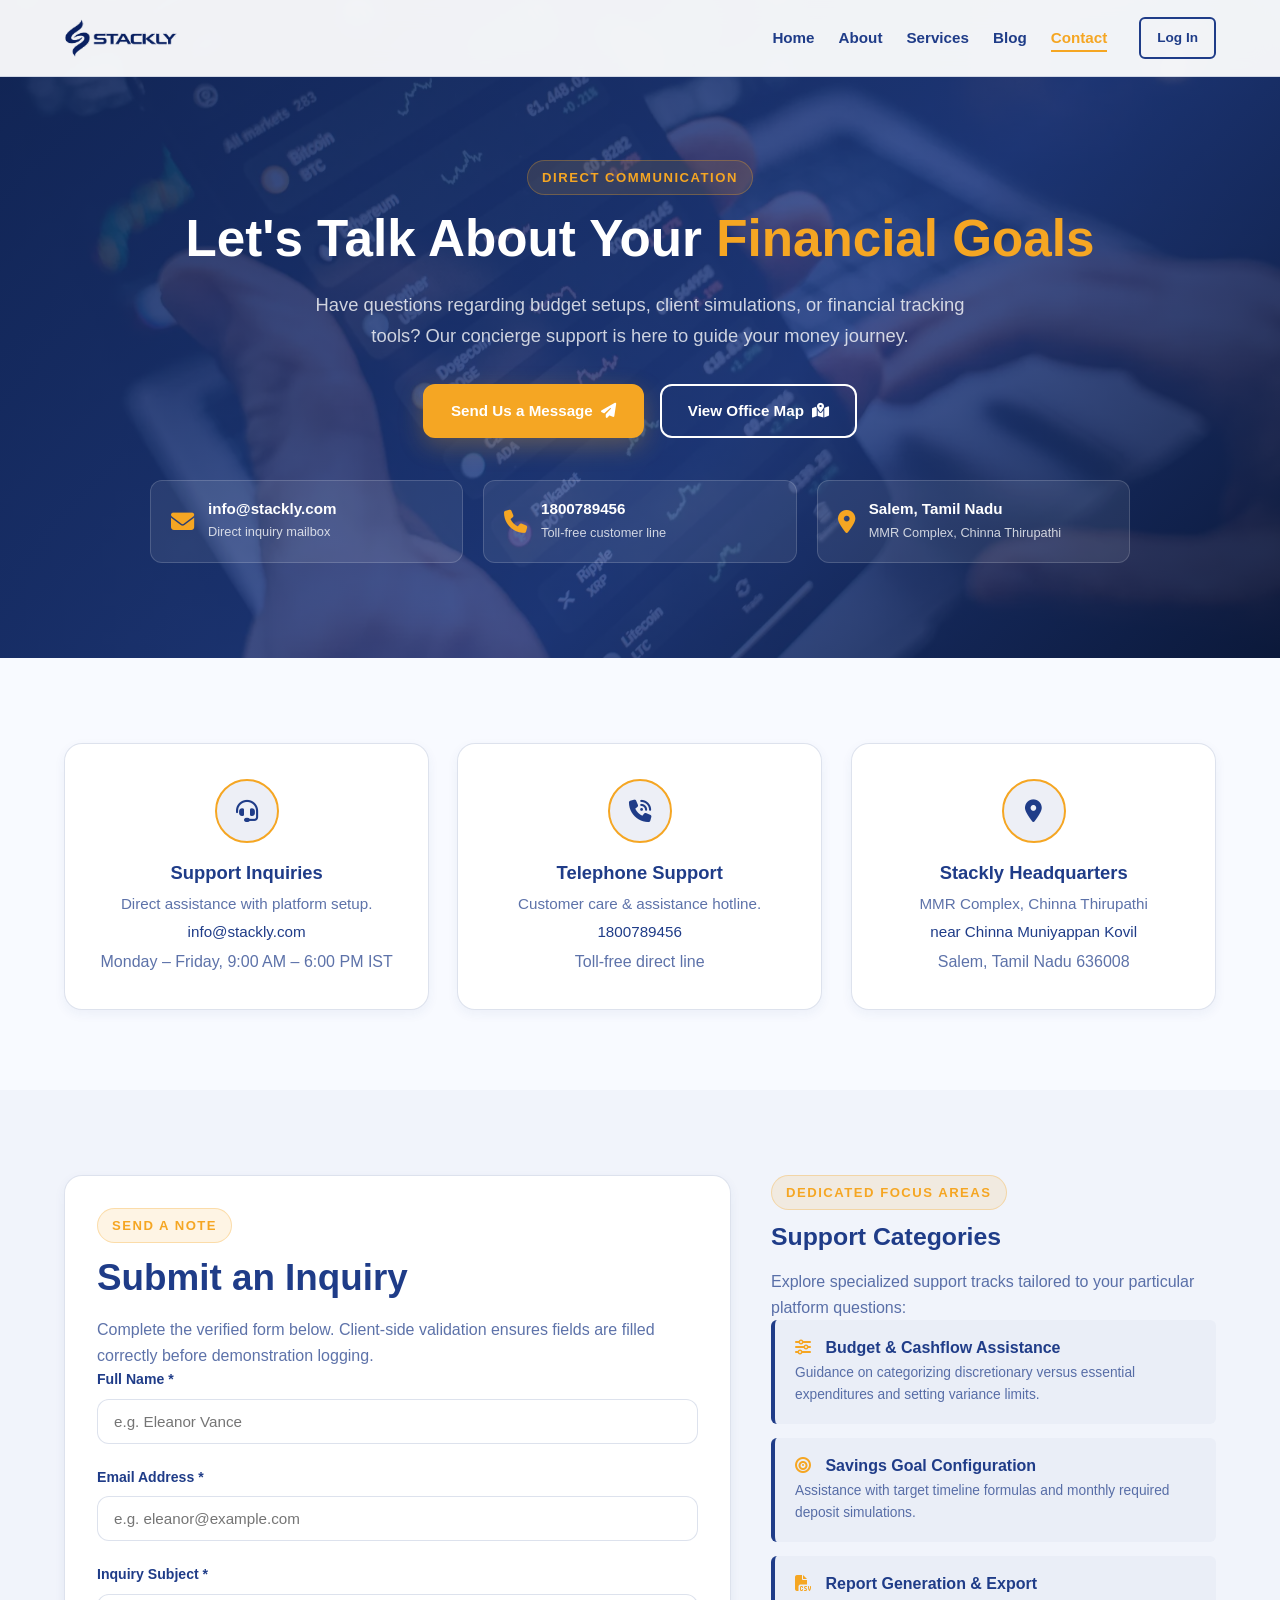
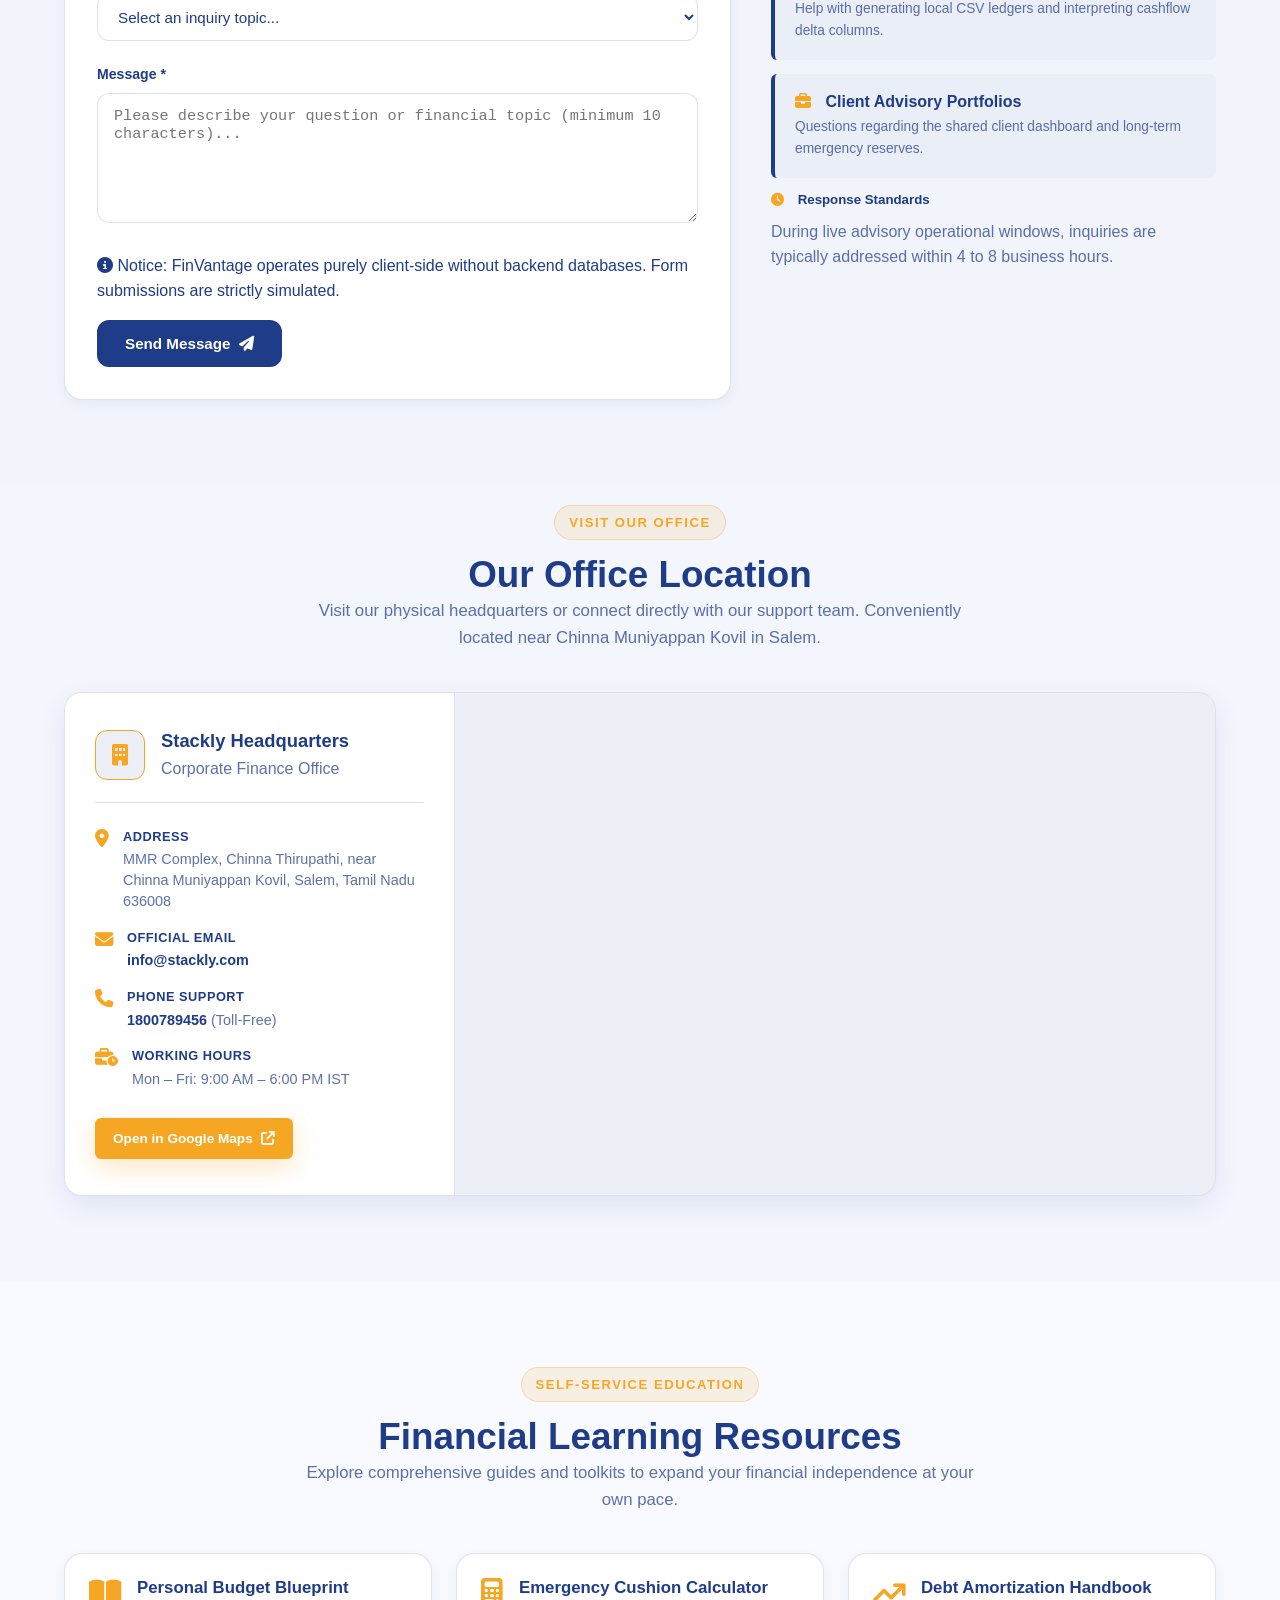
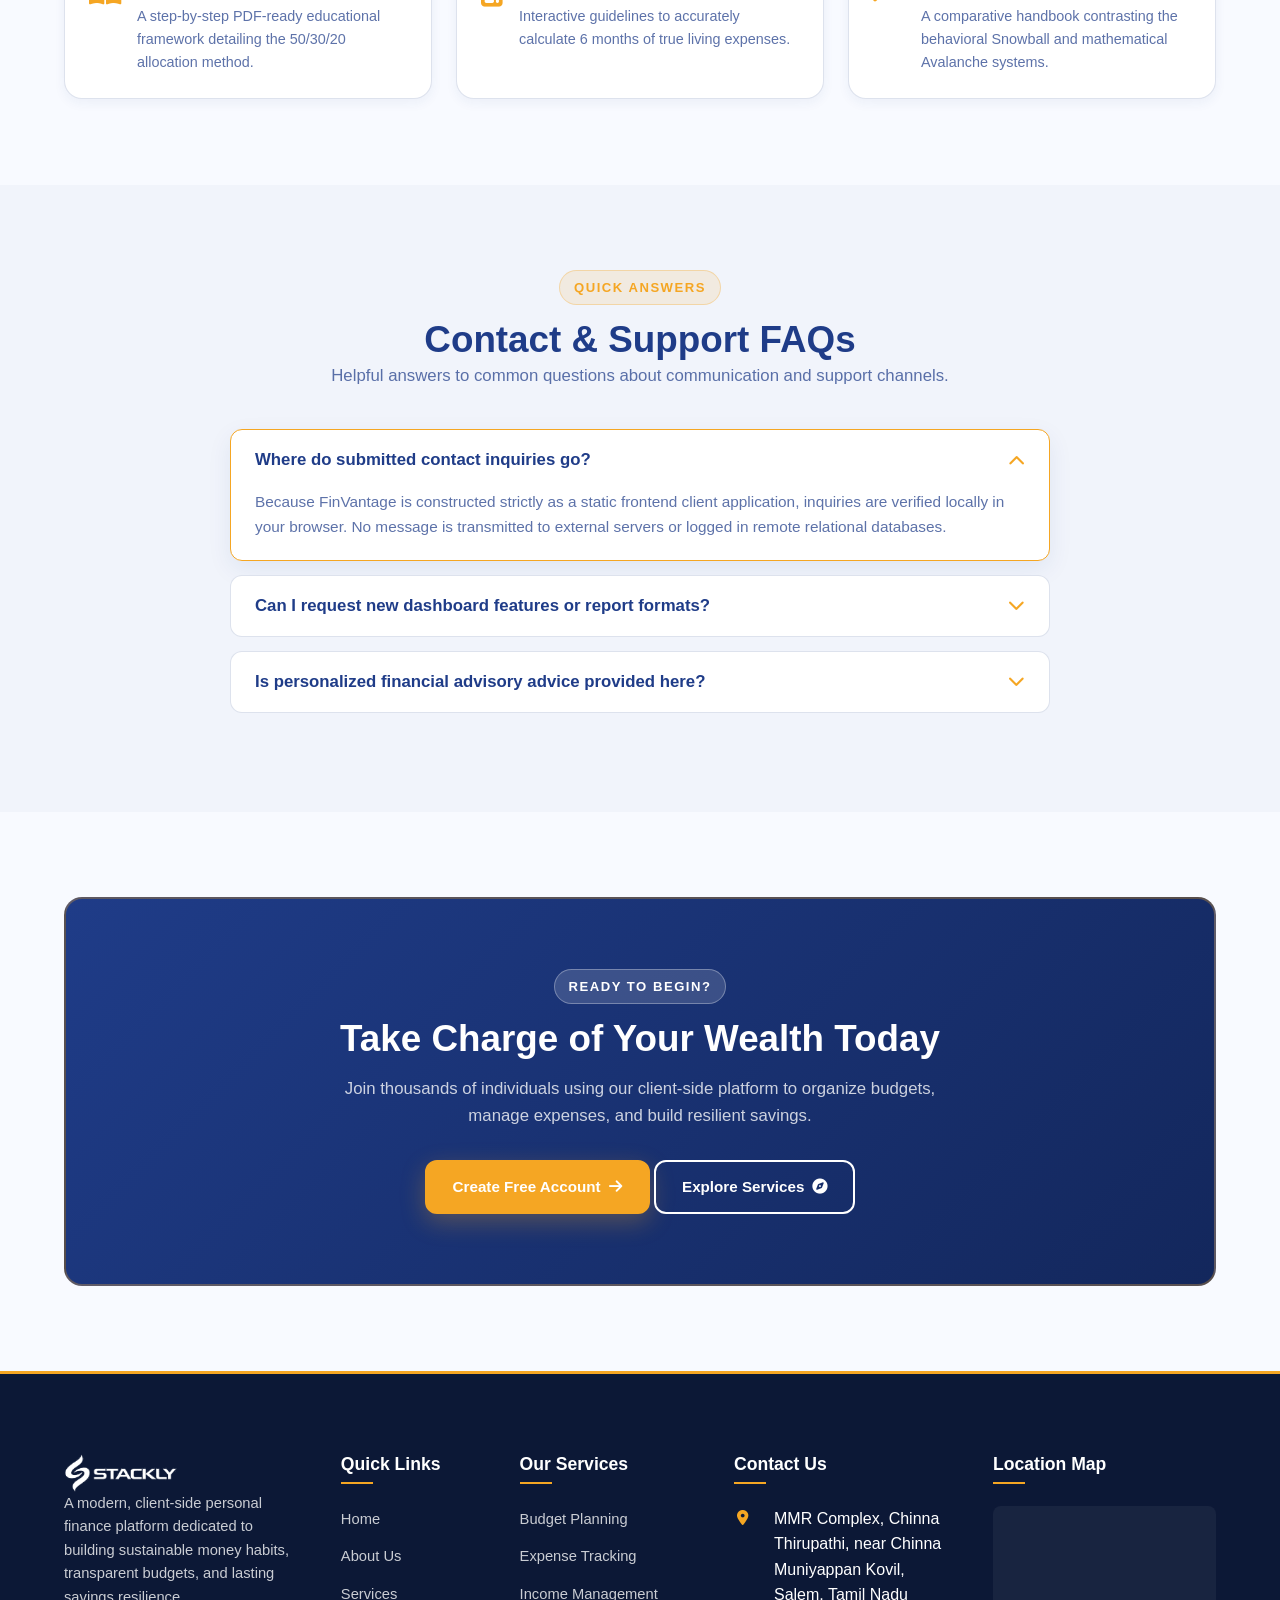
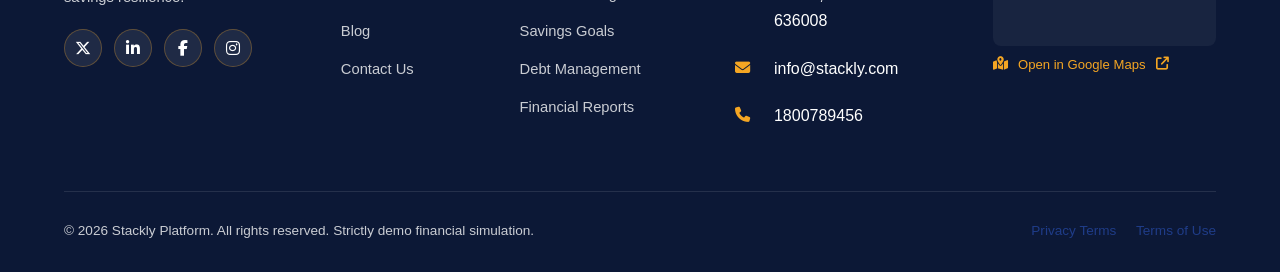
<file: contact.html>
<!DOCTYPE html>
<html lang="en">
<head>
  <meta charset="UTF-8">
  <meta name="viewport" content="width=device-width, initial-scale=1.0">
  <title>Contact Us — FinVantage Personal Finance Platform</title>
  <meta name="description" content="Get in touch with FinVantage. Reach out for platform guidance, support categories, or financial education inquiries.">
  <link rel="icon" type="image/webp" href="assets/icons/favicon.webp">
  <link rel="stylesheet" href="https://cdnjs.cloudflare.com/ajax/libs/font-awesome/6.5.1/css/all.min.css">
  <link rel="stylesheet" href="css/contact.css">
  <link rel="stylesheet" href="css/animations.css">
</head>
<body>

  <!-- NAVBAR -->
  <header class="site-navbar">
    <div class="container navbar-container">
      <a href="index.html" class="navbar-brand" aria-label="Stackly Home">
        <img src="assets/Brand-logo.webp" alt="Stackly Brand Logo">
      </a>

      <nav class="navbar-menu" aria-label="Main Navigation">
        <ul class="nav-links">
          <li><a href="index.html">Home</a></li>
          <li><a href="about.html">About</a></li>
          <li><a href="service.html">Services</a></li>
          <li><a href="blog.html">Blog</a></li>
          <li><a href="contact.html" class="active">Contact</a></li>
        </ul>

        <div class="navbar-actions">
          <a href="login.html" class="btn btn-outline-primary btn-sm">Log In</a>
        </div>
      </nav>

      <button type="button" class="navbar-toggle" aria-label="Toggle navigation drawer" aria-expanded="false">
        <i class="fa-solid fa-bars"></i>
      </button>
    </div>
  </header>

  <main id="main-content">
    <!-- SECTION 1: HERO -->
    <section class="contact-hero">
      <div class="container reveal-fade-up">
        <span class="section-tag">Direct Communication</span>
        <h1>Let's Talk About Your <span>Financial Goals</span></h1>
        <p class="contact-hero-subtitle">
          Have questions regarding budget setups, client simulations, or financial tracking tools? Our concierge support is here to guide your money journey.
        </p>
        <div class="hero-actions">
          <a href="404.html" class="btn btn-accent">
            <span>Send Us a Message</span>
            <i class="fa-solid fa-paper-plane"></i>
          </a>
          <a href="404.html" class="btn btn-outline-white">
            <span>View Office Map</span>
            <i class="fa-solid fa-map-location-dot"></i>
          </a>
        </div>
        <div class="hero-contact-chips-grid">
          <div class="hero-contact-chip">
            <i class="fa-solid fa-envelope"></i>
            <div>
              <strong>info@stackly.com</strong>
              <span>Direct inquiry mailbox</span>
            </div>
          </div>
          <div class="hero-contact-chip">
            <i class="fa-solid fa-phone"></i>
            <div>
              <strong>1800789456</strong>
              <span>Toll-free customer line</span>
            </div>
          </div>
          <div class="hero-contact-chip">
            <i class="fa-solid fa-location-dot"></i>
            <div>
              <strong>Salem, Tamil Nadu</strong>
              <span>MMR Complex, Chinna Thirupathi</span>
            </div>
          </div>
        </div>
      </div>
    </section>

    <!-- SECTION 2: CONTACT INFORMATION CARDS -->
    <section class="section-padding" style="padding-bottom: 20px;">
      <div class="container">
        <div class="contact-info-grid">
          <!-- Card 1: Direct Support -->
          <div class="card-premium info-card reveal-fade-up">
            <div class="info-icon-box">
              <i class="fa-solid fa-headset"></i>
            </div>
            <h4>Support Inquiries</h4>
            <p>Direct assistance with platform setup.</p>
            <p class="fw-bold text-primary"><a href="mailto:info@stackly.com" class="text-primary text-decoration-none">info@stackly.com</a></p>
            <span class="text-muted small">Monday – Friday, 9:00 AM – 6:00 PM IST</span>
          </div>

          <!-- Card 2: Concierge Desk -->
          <div class="card-premium info-card reveal-fade-up">
            <div class="info-icon-box">
              <i class="fa-solid fa-phone-volume"></i>
            </div>
            <h4>Telephone Support</h4>
            <p>Customer care &amp; assistance hotline.</p>
            <p class="fw-bold text-primary"><a href="tel:1800789456" class="text-primary text-decoration-none">1800789456</a></p>
            <span class="text-muted small">Toll-free direct line</span>
          </div>

          <!-- Card 3: Central Office -->
          <div class="card-premium info-card reveal-fade-up">
            <div class="info-icon-box">
              <i class="fa-solid fa-location-dot"></i>
            </div>
            <h4>Stackly Headquarters</h4>
            <p>MMR Complex, Chinna Thirupathi</p>
            <p class="fw-bold text-primary" style="font-size: 0.95rem;">near Chinna Muniyappan Kovil</p>
            <span class="text-muted small">Salem, Tamil Nadu 636008</span>
          </div>
        </div>
      </div>
    </section>

    <!-- SECTIONS 3 & 4: CONTACT FORM & SUPPORT CATEGORIES -->
    <section class="section-padding" style="background: rgba(31, 60, 136, 0.03);">
      <div class="container">
        <div class="contact-main-grid">
          <!-- SECTION 3: CONTACT FORM -->
          <div class="card-premium reveal-fade-up">
            <span class="section-tag">Send a Note</span>
            <h2 class="mb-3">Submit an Inquiry</h2>
            <p class="text-muted mb-4">
              Complete the verified form below. Client-side validation ensures fields are filled correctly before demonstration logging.
            </p>

            <div id="contactStatusBox"></div>

            <form id="contactForm" novalidate>
              <div class="form-group">
                <label for="contactName" class="form-label">Full Name *</label>
                <input type="text" id="contactName" class="form-control" placeholder="e.g. Eleanor Vance" required>
              </div>

              <div class="form-group">
                <label for="contactEmail" class="form-label">Email Address *</label>
                <input type="email" id="contactEmail" class="form-control" placeholder="e.g. eleanor@example.com" required>
              </div>

              <div class="form-group">
                <label for="contactSubject" class="form-label">Inquiry Subject *</label>
                <select id="contactSubject" class="form-control" required>
                  <option value="">Select an inquiry topic...</option>
                  <option value="Budget Planning Support">Budget Planning Support</option>
                  <option value="Savings Goals Assistance">Savings Goals Assistance</option>
                  <option value="Client Advisory Simulation">Client Advisory Simulation</option>
                  <option value="General Feedback">General Feedback</option>
                </select>
              </div>

              <div class="form-group">
                <label for="contactMessage" class="form-label">Message *</label>
                <textarea id="contactMessage" class="form-control" placeholder="Please describe your question or financial topic (minimum 10 characters)..." required></textarea>
              </div>

              <div class="educational-badge mb-3">
                <i class="fa-solid fa-circle-info"></i>
                <span>Notice: FinVantage operates purely client-side without backend databases. Form submissions are strictly simulated.</span>
              </div>

              <button type="submit" class="btn btn-primary w-100">
                <span>Send Message</span>
                <i class="fa-solid fa-paper-plane"></i>
              </button>
            </form>
          </div>

          <!-- SECTION 4: SUPPORT CATEGORIES -->
          <div class="reveal-fade-up">
            <span class="section-tag">Dedicated Focus Areas</span>
            <h3 class="mb-3">Support Categories</h3>
            <p class="text-muted mb-4">
              Explore specialized support tracks tailored to your particular platform questions:
            </p>

            <div class="support-category-card">
              <h5><i class="fa-solid fa-sliders text-accent me-2"></i> Budget &amp; Cashflow Assistance</h5>
              <p>Guidance on categorizing discretionary versus essential expenditures and setting variance limits.</p>
            </div>

            <div class="support-category-card">
              <h5><i class="fa-solid fa-bullseye text-accent me-2"></i> Savings Goal Configuration</h5>
              <p>Assistance with target timeline formulas and monthly required deposit simulations.</p>
            </div>

            <div class="support-category-card">
              <h5><i class="fa-solid fa-file-csv text-accent me-2"></i> Report Generation &amp; Export</h5>
              <p>Help with generating local CSV ledgers and interpreting cashflow delta columns.</p>
            </div>

            <div class="support-category-card">
              <h5><i class="fa-solid fa-briefcase text-accent me-2"></i> Client Advisory Portfolios</h5>
              <p>Questions regarding the shared client dashboard and long-term emergency reserves.</p>
            </div>

            <div class="mt-4 p-3 border border-light rounded bg-white">
              <h5 class="text-primary mb-2"><i class="fa-solid fa-clock text-accent me-2"></i> Response Standards</h5>
              <p class="text-muted small m-0">
                During live advisory operational windows, inquiries are typically addressed within 4 to 8 business hours.
              </p>
            </div>
          </div>
        </div>
      </div>
    </section>

    <!-- SECTION: OUR LOCATION & INTERACTIVE GOOGLE MAP -->
    <section id="office-location" class="section-padding map-section" style="background: rgba(31, 60, 136, 0.02); padding-top: 20px;">
      <div class="container">
        <div class="text-center">
          <span class="section-tag">Visit Our Office</span>
          <h2>Our Office <span>Location</span></h2>
          <p class="section-desc">
            Visit our physical headquarters or connect directly with our support team. Conveniently located near Chinna Muniyappan Kovil in Salem.
          </p>
        </div>

        <div class="map-wrapper reveal-fade-up">
          <div class="map-card-info">
            <div>
              <div class="map-info-header">
                <div class="map-info-badge">
                  <i class="fa-solid fa-building"></i>
                </div>
                <div>
                  <h4>Stackly Headquarters</h4>
                  <span class="text-muted small">Corporate Finance Office</span>
                </div>
              </div>
              
              <div class="map-info-details">
                <div class="map-detail-item">
                  <i class="fa-solid fa-location-dot"></i>
                  <div>
                    <strong>Address</strong>
                    <p>MMR Complex, Chinna Thirupathi, near Chinna Muniyappan Kovil, Salem, Tamil Nadu 636008</p>
                  </div>
                </div>
                <div class="map-detail-item">
                  <i class="fa-solid fa-envelope"></i>
                  <div>
                    <strong>Official Email</strong>
                    <p><a href="mailto:info@stackly.com">info@stackly.com</a></p>
                  </div>
                </div>
                <div class="map-detail-item">
                  <i class="fa-solid fa-phone"></i>
                  <div>
                    <strong>Phone Support</strong>
                    <p><a href="tel:1800789456">1800789456</a> (Toll-Free)</p>
                  </div>
                </div>
                <div class="map-detail-item">
                  <i class="fa-solid fa-business-time"></i>
                  <div>
                    <strong>Working Hours</strong>
                    <p>Mon – Fri: 9:00 AM – 6:00 PM IST</p>
                  </div>
                </div>
              </div>
            </div>

            <div class="map-info-actions">
              <a href="https://www.google.com/maps/place/Stackly/@11.6829566,78.1739798,17z/data=!3m1!4b1!4m6!3m5!1s0x3babefef7fd970bb:0xe11aef1a71994f9!8m2!3d11.6829566!4d78.1739798!16s%2Fg%2F11l660s35r?entry=ttu&amp;g_ep=EgoyMDI2MDcwNy4wIKXMDSoASAFQAw%3D%3D" 
                 target="_blank" 
                 rel="noopener noreferrer" 
                 class="btn btn-accent btn-sm w-100">
                <span>Open in Google Maps</span>
                <i class="fa-solid fa-arrow-up-right-from-square"></i>
              </a>
            </div>
          </div>

          <div class="map-iframe-container">
            <iframe 
              src="https://maps.google.com/maps?q=11.6829566,78.1739798&amp;hl=en&amp;z=17&amp;output=embed" 
              width="100%" 
              height="100%" 
              style="border:0; min-height: 440px;" 
              allowfullscreen="" 
              loading="lazy" 
              referrerpolicy="no-referrer-when-downgrade" 
              title="Stackly Salem Office Google Map">
            </iframe>
          </div>
        </div>
      </div>
    </section>

    <!-- SECTION 6: FINANCIAL LEARNING RESOURCES -->
    <section class="section-padding">
      <div class="container">
        <div class="text-center">
          <span class="section-tag">Self-Service Education</span>
          <h2>Financial Learning Resources</h2>
          <p class="section-desc">
            Explore comprehensive guides and toolkits to expand your financial independence at your own pace.
          </p>
        </div>

        <div class="resources-grid">
          <div class="card-premium resource-card reveal-fade-up">
            <i class="fa-solid fa-book-open"></i>
            <div>
              <h5 class="text-primary">Personal Budget Blueprint</h5>
              <p>A step-by-step PDF-ready educational framework detailing the 50/30/20 allocation method.</p>
            </div>
          </div>

          <div class="card-premium resource-card reveal-fade-up">
            <i class="fa-solid fa-calculator"></i>
            <div>
              <h5 class="text-primary">Emergency Cushion Calculator</h5>
              <p>Interactive guidelines to accurately calculate 6 months of true living expenses.</p>
            </div>
          </div>

          <div class="card-premium resource-card reveal-fade-up">
            <i class="fa-solid fa-arrow-trend-up"></i>
            <div>
              <h5 class="text-primary">Debt Amortization Handbook</h5>
              <p>A comparative handbook contrasting the behavioral Snowball and mathematical Avalanche systems.</p>
            </div>
          </div>
        </div>
      </div>
    </section>

    <!-- SECTION 5: FREQUENTLY ASKED QUESTIONS -->
    <section id="contact-faq" class="section-padding" style="background: rgba(31, 60, 136, 0.03);">
      <div class="container">
        <div class="text-center">
          <span class="section-tag">Quick Answers</span>
          <h2>Contact &amp; Support FAQs</h2>
          <p class="section-desc">
            Helpful answers to common questions about communication and support channels.
          </p>
        </div>

        <div class="faq-accordion">
          <div class="faq-item active">
            <button type="button" class="faq-question" aria-expanded="true">
              <span>Where do submitted contact inquiries go?</span>
              <i class="fa-solid fa-chevron-down"></i>
            </button>
            <div class="faq-answer">
              <p>
                Because FinVantage is constructed strictly as a static frontend client application, inquiries are verified locally in your browser. No message is transmitted to external servers or logged in remote relational databases.
              </p>
            </div>
          </div>

          <div class="faq-item">
            <button type="button" class="faq-question" aria-expanded="false">
              <span>Can I request new dashboard features or report formats?</span>
              <i class="fa-solid fa-chevron-down"></i>
            </button>
            <div class="faq-answer">
              <p>
                Yes. We welcome feedback regarding customized budget envelopes, chart rendering preferences, and local data export formats.
              </p>
            </div>
          </div>

          <div class="faq-item">
            <button type="button" class="faq-question" aria-expanded="false">
              <span>Is personalized financial advisory advice provided here?</span>
              <i class="fa-solid fa-chevron-down"></i>
            </button>
            <div class="faq-answer">
              <p>
                No. FinVantage provides software tools and educational material for personal organization only. We do not provide individualized certified investment advice or broker-dealer transactions.
              </p>
            </div>
          </div>
        </div>
      </div>
    </section>

    <!-- SECTION 7 & 8: NEWSLETTER & FINAL CTA -->
    <section class="section-padding">
      <div class="container">
        <div class="contact-cta-box reveal-fade-up">
          <span class="section-tag" style="background: rgba(255, 255, 255, 0.15); color: #FFFFFF; border-color: rgba(255, 255, 255, 0.3);">
            Ready to Begin?
          </span>
          <h2>Take Charge of Your Wealth Today</h2>
          <p>
            Join thousands of individuals using our client-side platform to organize budgets, manage expenses, and build resilient savings.
          </p>
          <div class="d-flex justify-content-center gap-3 flex-wrap">
            <a href="404.html" class="btn btn-accent">
              <span>Create Free Account</span>
              <i class="fa-solid fa-arrow-right"></i>
            </a>
            <a href="404.html" class="btn btn-outline-white">
              <span>Explore Services</span>
              <i class="fa-solid fa-compass"></i>
            </a>
          </div>
        </div>
      </div>
    </section>
  </main>

  <!-- FOOTER -->
  <footer class="site-footer">
    <div class="container">
      <div class="footer-grid">
        <div class="footer-col">
          <a href="index.html" class="navbar-brand mb-3" aria-label="Stackly Home">
            <img src="assets/Brand-logo.webp" alt="Stackly Logo" style="filter: brightness(0) invert(1);">
          </a>
          <p>
            A modern, client-side personal finance platform dedicated to building sustainable money habits, transparent budgets, and lasting savings resilience.
          </p>
          <div class="footer-social-links">
            <a href="404.html" aria-label="Twitter"><i class="fa-brands fa-x-twitter"></i></a>
            <a href="404.html" aria-label="LinkedIn"><i class="fa-brands fa-linkedin-in"></i></a>
            <a href="404.html" aria-label="Facebook"><i class="fa-brands fa-facebook-f"></i></a>
            <a href="404.html" aria-label="Instagram"><i class="fa-brands fa-instagram"></i></a>
          </div>
        </div>

        <div class="footer-col">
          <h4>Quick Links</h4>
          <ul class="footer-links">
            <li><a href="index.html">Home</a></li>
            <li><a href="about.html">About Us</a></li>
            <li><a href="service.html">Services</a></li>
            <li><a href="blog.html">Blog</a></li>
            <li><a href="contact.html">Contact Us</a></li>
          </ul>
        </div>

        <div class="footer-col">
          <h4>Our Services</h4>
          <ul class="footer-links">
            <li><a href="404.html">Budget Planning</a></li>
            <li><a href="404.html">Expense Tracking</a></li>
            <li><a href="404.html">Income Management</a></li>
            <li><a href="404.html">Savings Goals</a></li>
            <li><a href="404.html">Debt Management</a></li>
            <li><a href="404.html">Financial Reports</a></li>
          </ul>
        </div>

        <!-- Col 4: Contact Info -->
        <div class="footer-col">
          <h4>Contact Us</h4>
          <div class="footer-contact-info text-white-muted small">
            <div class="footer-contact-item mb-2">
              <i class="fa-solid fa-location-dot text-accent me-2 mt-1"></i>
              <span>MMR Complex, Chinna Thirupathi, near Chinna Muniyappan Kovil, Salem, Tamil Nadu 636008</span>
            </div>
            <div class="footer-contact-item mb-2">
              <i class="fa-solid fa-envelope text-accent me-2"></i>
              <a href="mailto:info@stackly.com" class="text-white text-decoration-none">info@stackly.com</a>
            </div>
            <div class="footer-contact-item">
              <i class="fa-solid fa-phone text-accent me-2"></i>
              <a href="tel:1800789456" class="text-white text-decoration-none">1800789456</a>
            </div>
          </div>
        </div>

        <!-- Col 5: Location Map -->
        <div class="footer-col footer-col-map">
          <h4>Location Map</h4>
          <div class="footer-map-container">
            <iframe 
              src="https://maps.google.com/maps?q=11.6829566,78.1739798&amp;hl=en&amp;z=17&amp;output=embed" 
              width="100%" 
              height="140" 
              style="border:0; border-radius: 8px;" 
              allowfullscreen="" 
              loading="lazy" 
              referrerpolicy="no-referrer-when-downgrade" 
              title="Stackly Salem Office Google Map">
            </iframe>
            <a href="https://www.google.com/maps/place/Stackly/@11.6829566,78.1739798,17z/data=!3m1!4b1!4m6!3m5!1s0x3babefef7fd970bb:0xe11aef1a71994f9!8m2!3d11.6829566!4d78.1739798!16s%2Fg%2F11l660s35r?entry=ttu&amp;g_ep=EgoyMDI2MDcwNy4wIKXMDSoASAFQAw%3D%3D" 
               target="_blank" 
               rel="noopener noreferrer" 
               class="footer-map-link">
              <i class="fa-solid fa-map-location-dot me-1 text-accent"></i>
              <span>Open in Google Maps</span>
              <i class="fa-solid fa-arrow-up-right-from-square ms-1"></i>
            </a>
          </div>
        </div>
      </div>

      <div class="footer-bottom">
        <div>
          &copy; 2026 Stackly Platform. All rights reserved. Strictly demo financial simulation.
        </div>
        <div>
          <a href="404.html" class="text-white-muted me-3">Privacy Terms</a>
          <a href="404.html" class="text-white-muted">Terms of Use</a>
        </div>
      </div>
    </div>
  </footer>

  <div id="globalToast" class="global-toast"></div>
  <script src="js/script.js"></script>
</body>
</html>
</file>
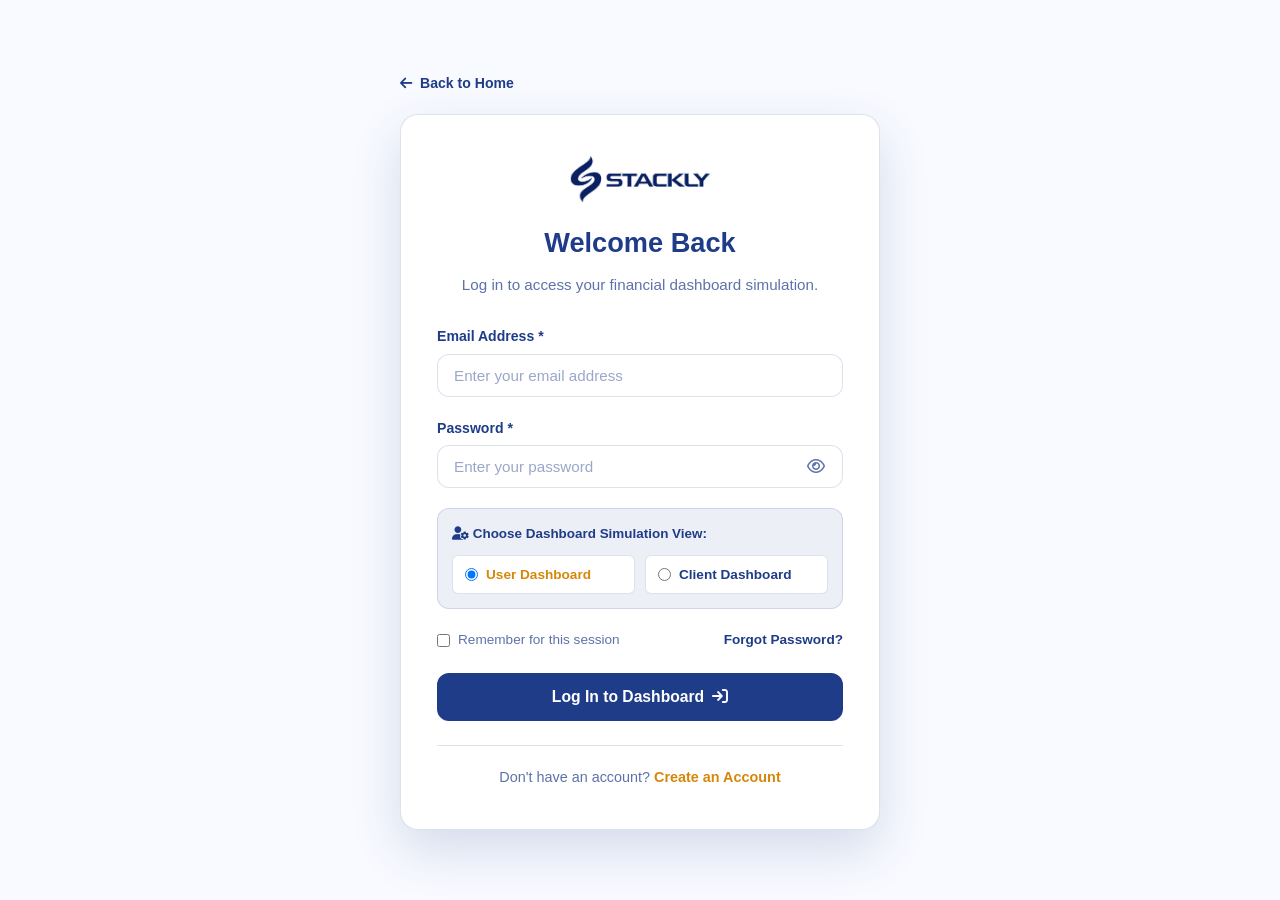
<file: login.html>
<!DOCTYPE html>
<html lang="en">
<head>
  <meta charset="UTF-8">
  <meta name="viewport" content="width=device-width, initial-scale=1.0">
  <title>Log In — FinVantage Personal Finance Platform</title>
  <meta name="description" content="Access your FinVantage dashboard. Client-side personal finance tracking and advisory simulation.">
  <link rel="icon" type="image/webp" href="assets/icons/favicon.webp">
  <link rel="stylesheet" href="https://cdnjs.cloudflare.com/ajax/libs/font-awesome/6.5.1/css/all.min.css">
  <link rel="stylesheet" href="css/login.css">
  <link rel="stylesheet" href="css/animations.css">
</head>
<body>

  <div class="auth-container">
    <a href="index.html" class="back-home-link" aria-label="Back to Homepage">
      <i class="fa-solid fa-arrow-left"></i>
      <span>Back to Home</span>
    </a>

    <div class="auth-card">
      <div class="auth-card-header">
        <img src="assets/Brand-logo.webp" alt="Stackly Logo" class="auth-brand-logo">
        <h1>Welcome Back</h1>
        <p>Log in to access your financial dashboard simulation.</p>
      </div>

      <div id="loginStatusBox"></div>

      <form id="loginForm" autocomplete="off" novalidate>
        <!-- Email -->
        <div class="form-group">
          <label for="loginEmail" class="form-label">Email Address *</label>
          <input type="email" id="loginEmail" class="form-control" placeholder="Enter your email address" required autocomplete="off">
        </div>

        <!-- Password -->
        <div class="form-group">
          <label for="loginPassword" class="form-label">Password *</label>
          <div class="input-password-wrap">
            <input type="password" id="loginPassword" class="form-control" placeholder="Enter your password" required autocomplete="off">
            <button type="button" class="password-toggle-btn" data-target="loginPassword" aria-label="Toggle password visibility">
              <i class="fa-regular fa-eye"></i>
            </button>
          </div>
        </div>

        <!-- Demo Role Selection -->
        <div class="role-selection-box">
          <span class="role-label"><i class="fa-solid fa-user-gear me-1"></i> Choose Dashboard Simulation View:</span>
          <div class="role-options">
            <label class="role-radio-label">
              <input type="radio" name="demoRole" value="user" checked>
              <span>User Dashboard</span>
            </label>
            <label class="role-radio-label">
              <input type="radio" name="demoRole" value="client">
              <span>Client Dashboard</span>
            </label>
          </div>
        </div>

        <!-- Options: Remember Me & Forgot Password -->
        <div class="auth-options-bar">
          <label class="auth-checkbox-label">
            <input type="checkbox" id="loginRememberMe">
            <span>Remember for this session</span>
          </label>
          <a href="404.html" class="forgot-link">Forgot Password?</a>
        </div>

        <!-- Submit -->
        <button type="submit" class="btn btn-primary">
          <span>Log In to Dashboard</span>
          <i class="fa-solid fa-arrow-right-to-bracket"></i>
        </button>

        <div class="auth-footer-prompt">
          Don't have an account? <a href="signup.html">Create an Account</a>
        </div>
      </form>
    </div>
  </div>

  <div id="globalToast" class="global-toast"></div>
  <script src="js/script.js"></script>
</body>
</html>
</file>
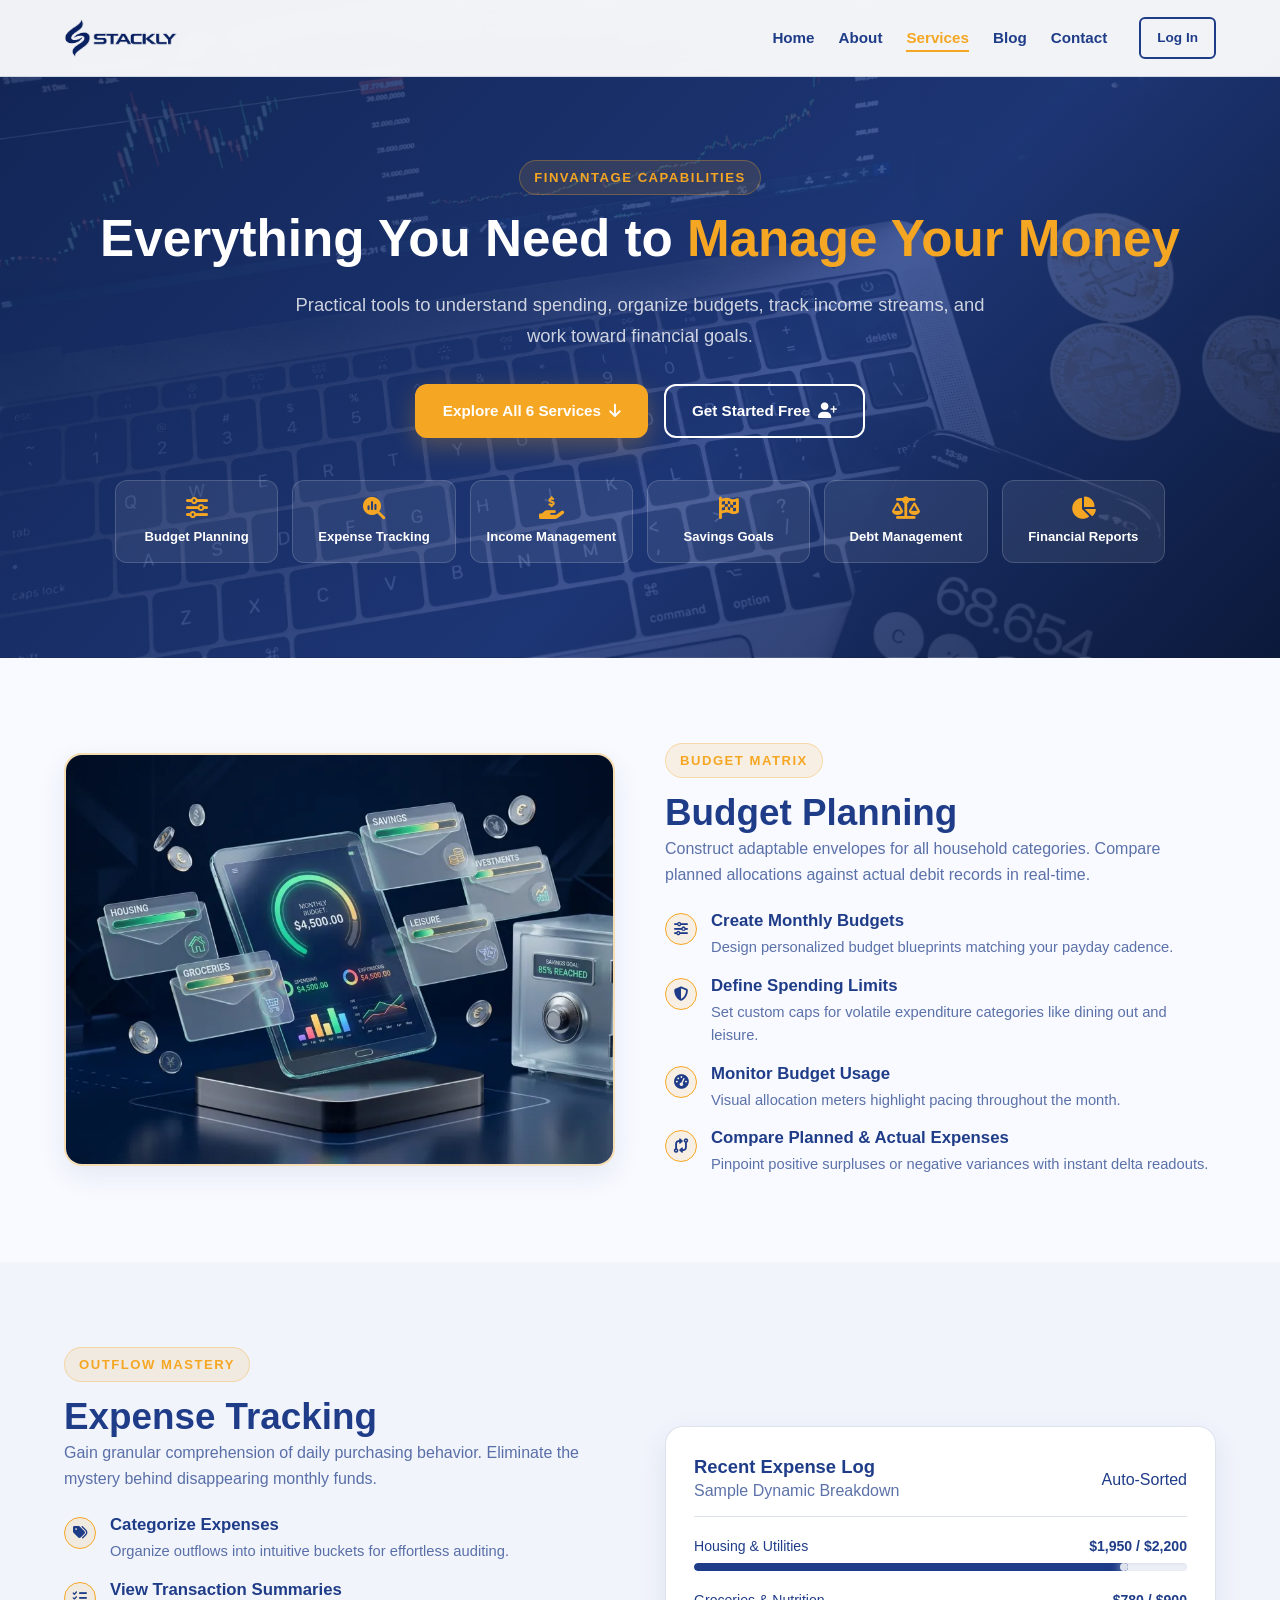
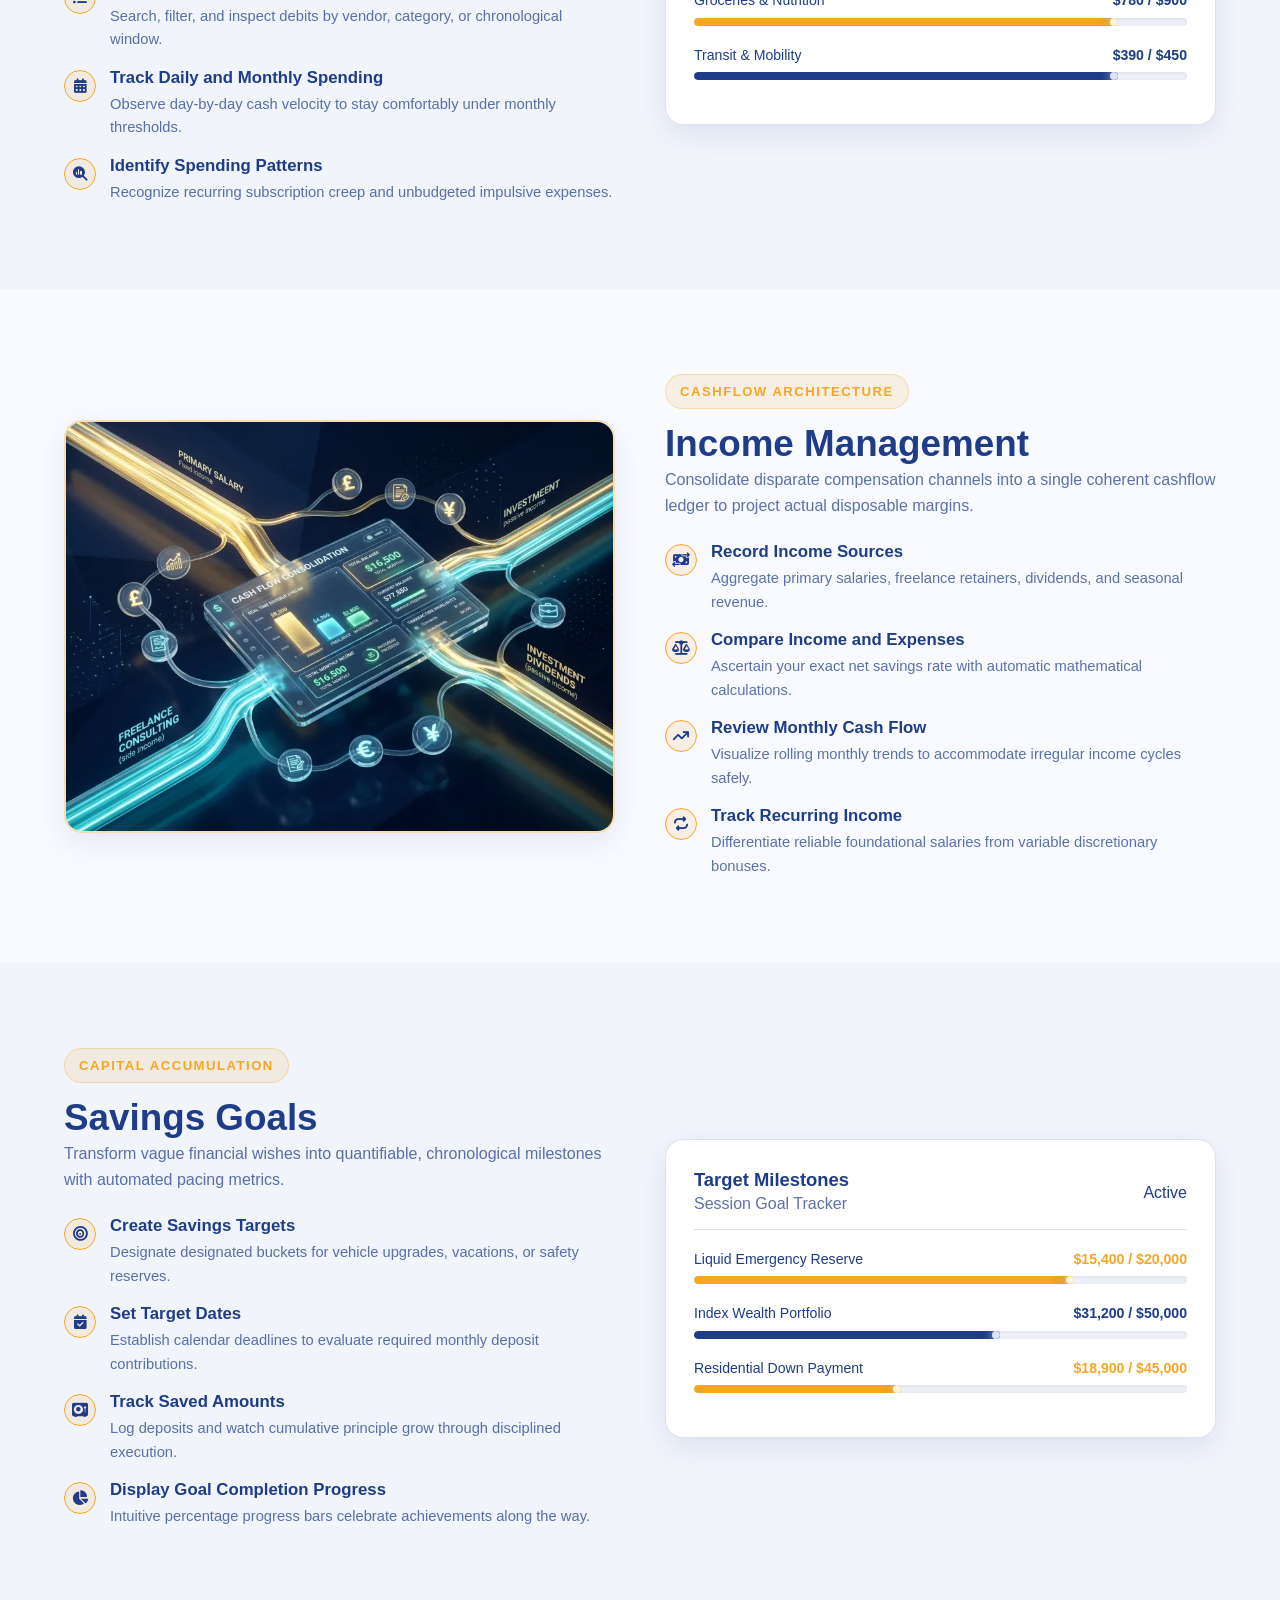
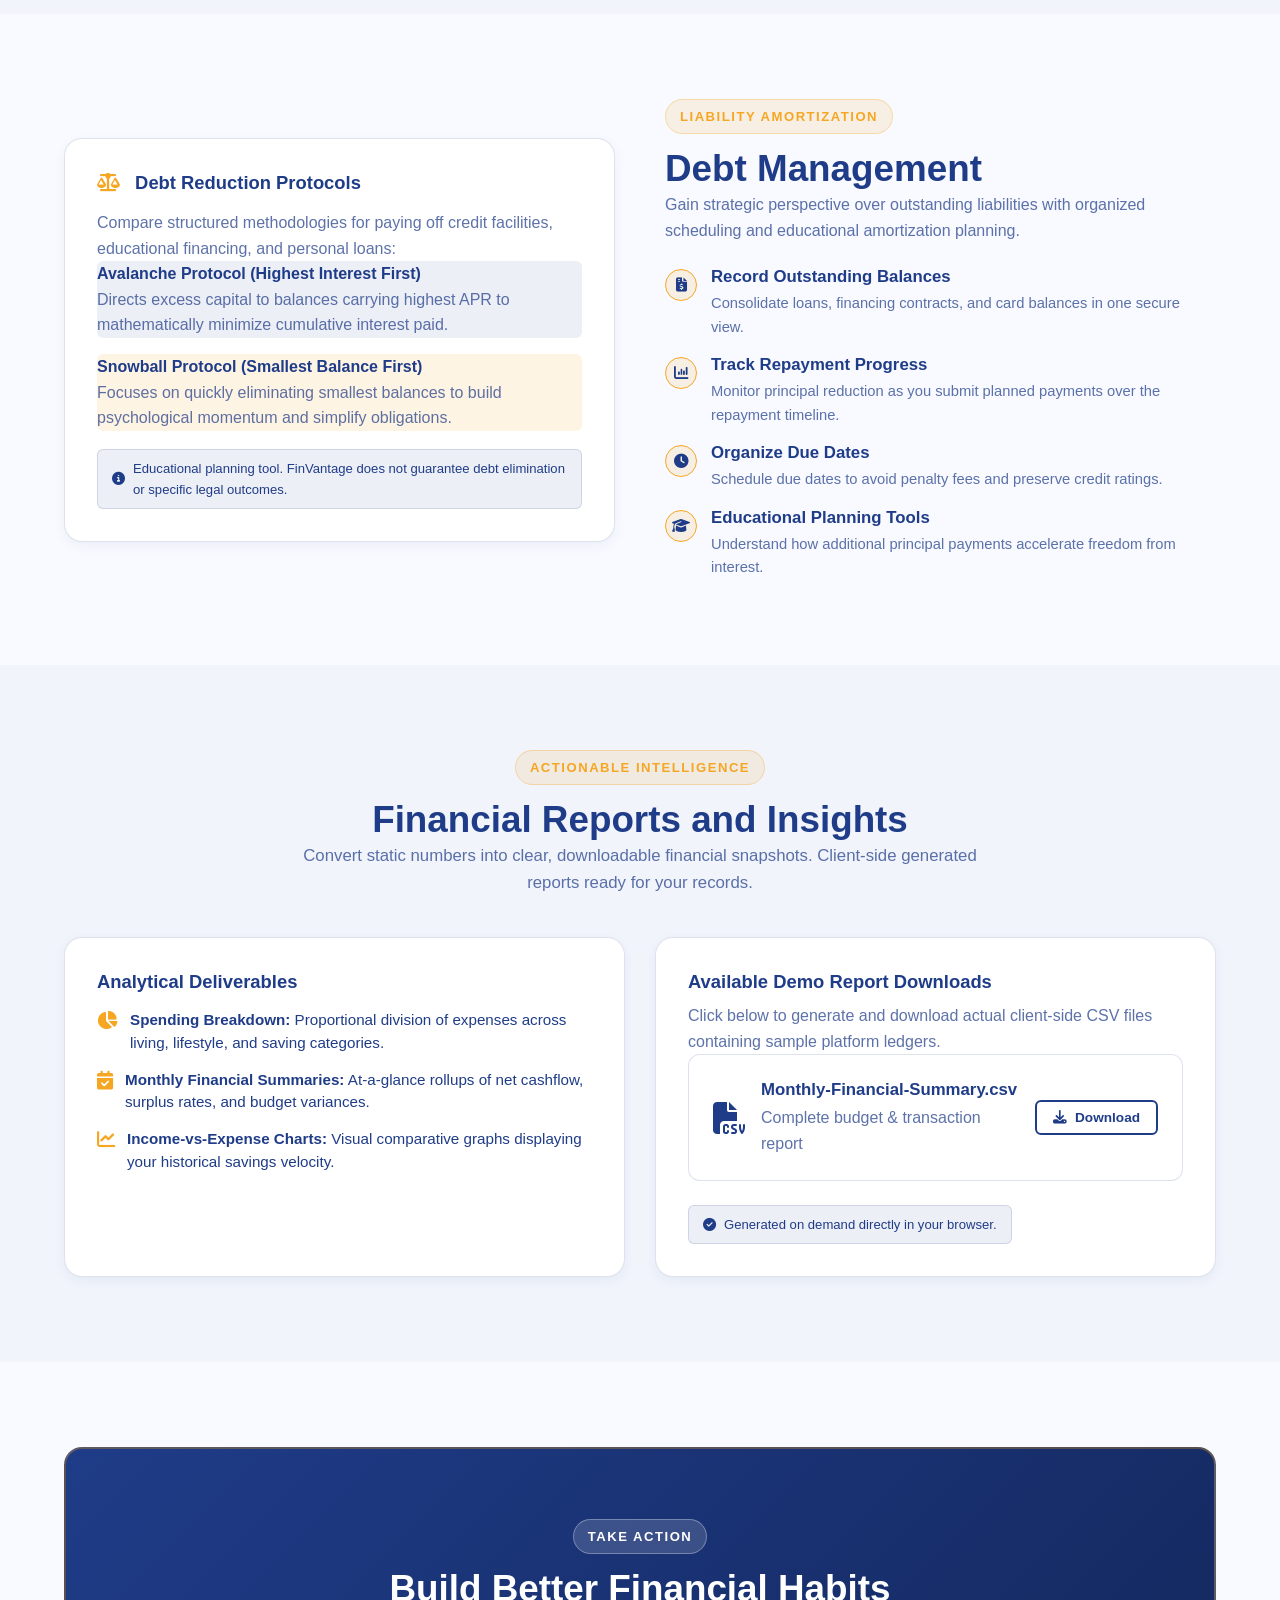
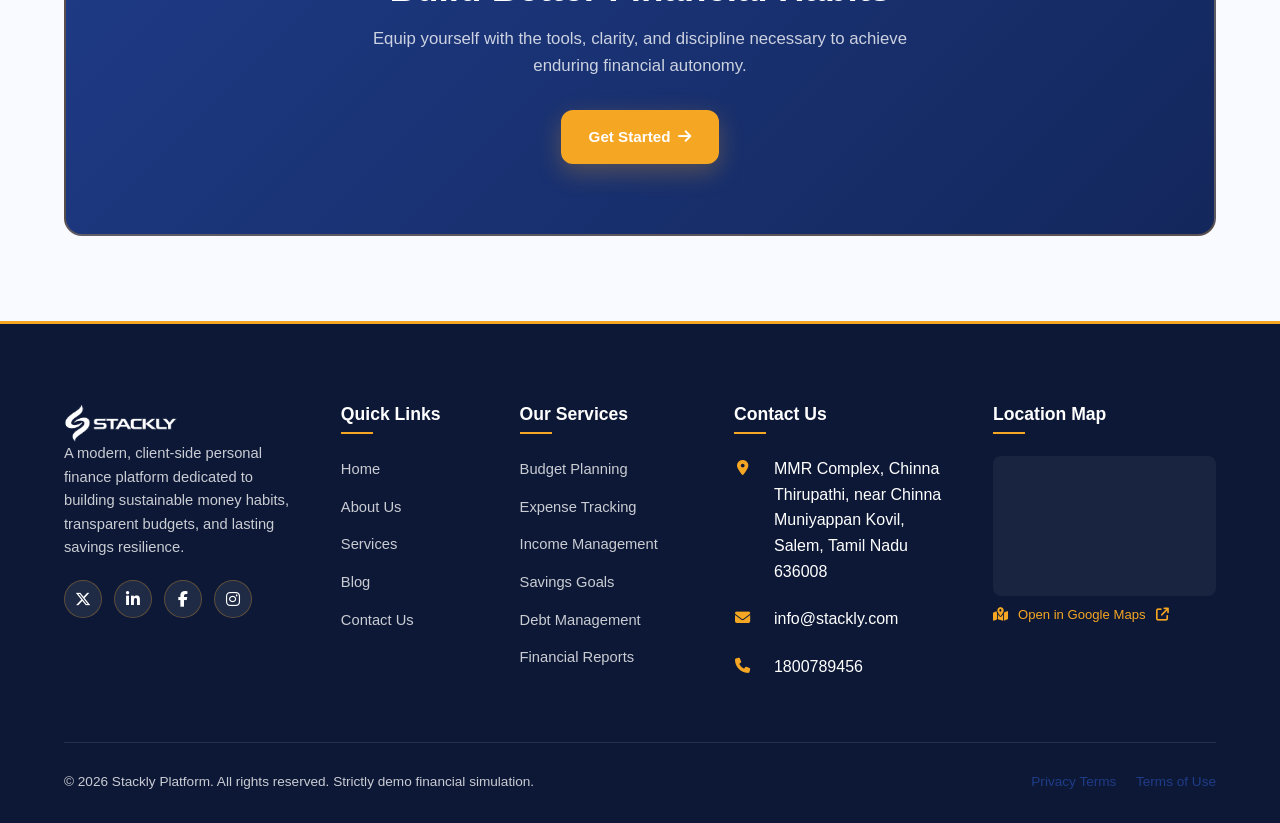
<file: service.html>
<!DOCTYPE html>
<html lang="en">
<head>
  <meta charset="UTF-8">
  <meta name="viewport" content="width=device-width, initial-scale=1.0">
  <title>Services — FinVantage Personal Finance Platform</title>
  <meta name="description" content="Explore FinVantage services: Budget Planning, Expense Tracking, Income Management, Savings Goals, Debt Management, and Financial Reports.">
  <link rel="icon" type="image/webp" href="assets/icons/favicon.webp">
  <link rel="stylesheet" href="https://cdnjs.cloudflare.com/ajax/libs/font-awesome/6.5.1/css/all.min.css">
  <link rel="stylesheet" href="css/service.css">
  <link rel="stylesheet" href="css/animations.css">
</head>
<body>

  <!-- NAVBAR -->
  <header class="site-navbar">
    <div class="container navbar-container">
      <a href="index.html" class="navbar-brand" aria-label="Stackly Home">
        <img src="assets/Brand-logo.webp" alt="Stackly Brand Logo">
      </a>

      <nav class="navbar-menu" aria-label="Main Navigation">
        <ul class="nav-links">
          <li><a href="index.html">Home</a></li>
          <li><a href="about.html">About</a></li>
          <li><a href="service.html" class="active">Services</a></li>
          <li><a href="blog.html">Blog</a></li>
          <li><a href="contact.html">Contact</a></li>
        </ul>

        <div class="navbar-actions">
          <a href="login.html" class="btn btn-outline-primary btn-sm">Log In</a>
        </div>
      </nav>

      <button type="button" class="navbar-toggle" aria-label="Toggle navigation drawer" aria-expanded="false">
        <i class="fa-solid fa-bars"></i>
      </button>
    </div>
  </header>

  <main id="main-content">
    <!-- SECTION 1: HERO -->
    <section class="service-hero">
      <div class="container reveal-fade-up">
        <span class="section-tag">FinVantage Capabilities</span>
        <h1>Everything You Need to <span>Manage Your Money</span></h1>
        <p class="service-hero-subtitle">
          Practical tools to understand spending, organize budgets, track income streams, and work toward financial goals.
        </p>
        <div class="hero-actions">
          <a href="404.html" class="btn btn-accent">
            <span>Explore All 6 Services</span>
            <i class="fa-solid fa-arrow-down"></i>
          </a>
          <a href="404.html" class="btn btn-outline-white">
            <span>Get Started Free</span>
            <i class="fa-solid fa-user-plus"></i>
          </a>
        </div>
        <div class="hero-service-chips-grid">
          <a href="404.html" class="hero-service-chip">
            <i class="fa-solid fa-sliders"></i>
            <span>Budget Planning</span>
          </a>
          <a href="404.html" class="hero-service-chip">
            <i class="fa-solid fa-magnifying-glass-chart"></i>
            <span>Expense Tracking</span>
          </a>
          <a href="404.html" class="hero-service-chip">
            <i class="fa-solid fa-hand-holding-dollar"></i>
            <span>Income Management</span>
          </a>
          <a href="404.html" class="hero-service-chip">
            <i class="fa-solid fa-flag-checkered"></i>
            <span>Savings Goals</span>
          </a>
          <a href="404.html" class="hero-service-chip">
            <i class="fa-solid fa-scale-balanced"></i>
            <span>Debt Management</span>
          </a>
          <a href="404.html" class="hero-service-chip">
            <i class="fa-solid fa-chart-pie"></i>
            <span>Financial Reports</span>
          </a>
        </div>
      </div>
    </section>

    <!-- SECTION 2: BUDGET PLANNING -->
    <section id="budget-planning" class="section-padding">
      <div class="container">
        <div class="service-split-row">
          <div class="service-visual-box reveal-fade-up">
            <img src="assets/images/service-budget.webp" alt="Budget Planning Illustration" loading="lazy">
          </div>
          <div class="reveal-fade-up">
            <span class="section-tag">Budget Matrix</span>
            <h2>Budget Planning</h2>
            <p class="text-muted">
              Construct adaptable envelopes for all household categories. Compare planned allocations against actual debit records in real-time.
            </p>
            <div class="service-feature-checklist">
              <div class="checklist-item">
                <div class="checklist-icon"><i class="fa-solid fa-sliders"></i></div>
                <div class="checklist-text">
                  <h5>Create Monthly Budgets</h5>
                  <p>Design personalized budget blueprints matching your payday cadence.</p>
                </div>
              </div>
              <div class="checklist-item">
                <div class="checklist-icon"><i class="fa-solid fa-shield-halved"></i></div>
                <div class="checklist-text">
                  <h5>Define Spending Limits</h5>
                  <p>Set custom caps for volatile expenditure categories like dining out and leisure.</p>
                </div>
              </div>
              <div class="checklist-item">
                <div class="checklist-icon"><i class="fa-solid fa-gauge-high"></i></div>
                <div class="checklist-text">
                  <h5>Monitor Budget Usage</h5>
                  <p>Visual allocation meters highlight pacing throughout the month.</p>
                </div>
              </div>
              <div class="checklist-item">
                <div class="checklist-icon"><i class="fa-solid fa-code-compare"></i></div>
                <div class="checklist-text">
                  <h5>Compare Planned &amp; Actual Expenses</h5>
                  <p>Pinpoint positive surpluses or negative variances with instant delta readouts.</p>
                </div>
              </div>
            </div>
          </div>
        </div>
      </div>
    </section>

    <!-- SECTION 3: EXPENSE TRACKING -->
    <section id="expense-tracking" class="section-padding" style="background: rgba(31, 60, 136, 0.03);">
      <div class="container">
        <div class="service-split-row reverse">
          <div class="reveal-fade-up">
            <div class="interactive-mock-card">
              <div class="interactive-mock-header">
                <div>
                  <h4 class="text-primary m-0">Recent Expense Log</h4>
                  <span class="text-muted small">Sample Dynamic Breakdown</span>
                </div>
                <span class="badge badge-accent" role="button" tabindex="0" title="Click to replay animation">Auto-Sorted</span>
              </div>
              <div class="mock-progress-item">
                <div class="mock-progress-labels">
                  <span>Housing &amp; Utilities</span>
                  <strong>$1,950 / $2,200</strong>
                </div>
                <div class="mock-progress-bar">
                  <div class="mock-progress-fill" style="width: 88%;"></div>
                </div>
              </div>
              <div class="mock-progress-item">
                <div class="mock-progress-labels">
                  <span>Groceries &amp; Nutrition</span>
                  <strong>$780 / $900</strong>
                </div>
                <div class="mock-progress-bar">
                  <div class="mock-progress-fill gold" style="width: 86%;"></div>
                </div>
              </div>
              <div class="mock-progress-item">
                <div class="mock-progress-labels">
                  <span>Transit &amp; Mobility</span>
                  <strong>$390 / $450</strong>
                </div>
                <div class="mock-progress-bar">
                  <div class="mock-progress-fill" style="width: 86%;"></div>
                </div>
              </div>
            </div>
          </div>
          <div class="reveal-fade-up">
            <span class="section-tag">Outflow Mastery</span>
            <h2>Expense Tracking</h2>
            <p class="text-muted">
              Gain granular comprehension of daily purchasing behavior. Eliminate the mystery behind disappearing monthly funds.
            </p>
            <div class="service-feature-checklist">
              <div class="checklist-item">
                <div class="checklist-icon"><i class="fa-solid fa-tags"></i></div>
                <div class="checklist-text">
                  <h5>Categorize Expenses</h5>
                  <p>Organize outflows into intuitive buckets for effortless auditing.</p>
                </div>
              </div>
              <div class="checklist-item">
                <div class="checklist-icon"><i class="fa-solid fa-list-check"></i></div>
                <div class="checklist-text">
                  <h5>View Transaction Summaries</h5>
                  <p>Search, filter, and inspect debits by vendor, category, or chronological window.</p>
                </div>
              </div>
              <div class="checklist-item">
                <div class="checklist-icon"><i class="fa-solid fa-calendar-days"></i></div>
                <div class="checklist-text">
                  <h5>Track Daily and Monthly Spending</h5>
                  <p>Observe day-by-day cash velocity to stay comfortably under monthly thresholds.</p>
                </div>
              </div>
              <div class="checklist-item">
                <div class="checklist-icon"><i class="fa-solid fa-magnifying-glass-chart"></i></div>
                <div class="checklist-text">
                  <h5>Identify Spending Patterns</h5>
                  <p>Recognize recurring subscription creep and unbudgeted impulsive expenses.</p>
                </div>
              </div>
            </div>
          </div>
        </div>
      </div>
    </section>

    <!-- SECTION 4: INCOME MANAGEMENT -->
    <section id="income-management" class="section-padding">
      <div class="container">
        <div class="service-split-row">
          <div class="service-visual-box reveal-fade-up">
            <img src="assets/images/service-planning.webp" alt="Income and Financial Planning Illustration" loading="lazy">
          </div>
          <div class="reveal-fade-up">
            <span class="section-tag">Cashflow Architecture</span>
            <h2>Income Management</h2>
            <p class="text-muted">
              Consolidate disparate compensation channels into a single coherent cashflow ledger to project actual disposable margins.
            </p>
            <div class="service-feature-checklist">
              <div class="checklist-item">
                <div class="checklist-icon"><i class="fa-solid fa-money-bill-transfer"></i></div>
                <div class="checklist-text">
                  <h5>Record Income Sources</h5>
                  <p>Aggregate primary salaries, freelance retainers, dividends, and seasonal revenue.</p>
                </div>
              </div>
              <div class="checklist-item">
                <div class="checklist-icon"><i class="fa-solid fa-scale-balanced"></i></div>
                <div class="checklist-text">
                  <h5>Compare Income and Expenses</h5>
                  <p>Ascertain your exact net savings rate with automatic mathematical calculations.</p>
                </div>
              </div>
              <div class="checklist-item">
                <div class="checklist-icon"><i class="fa-solid fa-arrow-trend-up"></i></div>
                <div class="checklist-text">
                  <h5>Review Monthly Cash Flow</h5>
                  <p>Visualize rolling monthly trends to accommodate irregular income cycles safely.</p>
                </div>
              </div>
              <div class="checklist-item">
                <div class="checklist-icon"><i class="fa-solid fa-repeat"></i></div>
                <div class="checklist-text">
                  <h5>Track Recurring Income</h5>
                  <p>Differentiate reliable foundational salaries from variable discretionary bonuses.</p>
                </div>
              </div>
            </div>
          </div>
        </div>
      </div>
    </section>

    <!-- SECTION 5: SAVINGS GOALS -->
    <section id="savings-goals" class="section-padding" style="background: rgba(31, 60, 136, 0.03);">
      <div class="container">
        <div class="service-split-row reverse">
          <div class="reveal-fade-up">
            <div class="interactive-mock-card">
              <div class="interactive-mock-header">
                <div>
                  <h4 class="text-primary m-0">Target Milestones</h4>
                  <span class="text-muted small">Session Goal Tracker</span>
                </div>
                <span class="badge badge-primary">Active</span>
              </div>
              <div class="mock-progress-item">
                <div class="mock-progress-labels">
                  <span>Liquid Emergency Reserve</span>
                  <strong class="text-accent">77% ($15,400 / $20,000)</strong>
                </div>
                <div class="mock-progress-bar">
                  <div class="mock-progress-fill gold" style="width: 77%;"></div>
                </div>
              </div>
              <div class="mock-progress-item">
                <div class="mock-progress-labels">
                  <span>Index Wealth Portfolio</span>
                  <strong class="text-primary">62% ($31,200 / $50,000)</strong>
                </div>
                <div class="mock-progress-bar">
                  <div class="mock-progress-fill" style="width: 62%;"></div>
                </div>
              </div>
              <div class="mock-progress-item">
                <div class="mock-progress-labels">
                  <span>Residential Down Payment</span>
                  <strong class="text-accent">42% ($18,900 / $45,000)</strong>
                </div>
                <div class="mock-progress-bar">
                  <div class="mock-progress-fill gold" style="width: 42%;"></div>
                </div>
              </div>
            </div>
          </div>
          <div class="reveal-fade-up">
            <span class="section-tag">Capital Accumulation</span>
            <h2>Savings Goals</h2>
            <p class="text-muted">
              Transform vague financial wishes into quantifiable, chronological milestones with automated pacing metrics.
            </p>
            <div class="service-feature-checklist">
              <div class="checklist-item">
                <div class="checklist-icon"><i class="fa-solid fa-bullseye"></i></div>
                <div class="checklist-text">
                  <h5>Create Savings Targets</h5>
                  <p>Designate designated buckets for vehicle upgrades, vacations, or safety reserves.</p>
                </div>
              </div>
              <div class="checklist-item">
                <div class="checklist-icon"><i class="fa-solid fa-calendar-check"></i></div>
                <div class="checklist-text">
                  <h5>Set Target Dates</h5>
                  <p>Establish calendar deadlines to evaluate required monthly deposit contributions.</p>
                </div>
              </div>
              <div class="checklist-item">
                <div class="checklist-icon"><i class="fa-solid fa-vault"></i></div>
                <div class="checklist-text">
                  <h5>Track Saved Amounts</h5>
                  <p>Log deposits and watch cumulative principle grow through disciplined execution.</p>
                </div>
              </div>
              <div class="checklist-item">
                <div class="checklist-icon"><i class="fa-solid fa-chart-pie"></i></div>
                <div class="checklist-text">
                  <h5>Display Goal Completion Progress</h5>
                  <p>Intuitive percentage progress bars celebrate achievements along the way.</p>
                </div>
              </div>
            </div>
          </div>
        </div>
      </div>
    </section>

    <!-- SECTION 6: DEBT MANAGEMENT -->
    <section id="debt-management" class="section-padding">
      <div class="container">
        <div class="service-split-row">
          <div class="reveal-fade-up">
            <div class="card-premium">
              <h4 class="text-primary mb-3"><i class="fa-solid fa-scale-balanced text-accent me-2"></i> Debt Reduction Protocols</h4>
              <p class="text-muted small">
                Compare structured methodologies for paying off credit facilities, educational financing, and personal loans:
              </p>
              <div class="p-3 mb-3" style="background: var(--primary-tint); border-radius: var(--radius-sm);">
                <strong class="text-primary d-block mb-1">Avalanche Protocol (Highest Interest First)</strong>
                <p class="small text-muted m-0">Directs excess capital to balances carrying highest APR to mathematically minimize cumulative interest paid.</p>
              </div>
              <div class="p-3" style="background: var(--accent-tint); border-radius: var(--radius-sm);">
                <strong class="text-primary d-block mb-1">Snowball Protocol (Smallest Balance First)</strong>
                <p class="small text-muted m-0">Focuses on quickly eliminating smallest balances to build psychological momentum and simplify obligations.</p>
              </div>
              <div class="educational-badge">
                <i class="fa-solid fa-circle-info"></i>
                <span>Educational planning tool. FinVantage does not guarantee debt elimination or specific legal outcomes.</span>
              </div>
            </div>
          </div>

          <div class="reveal-fade-up">
            <span class="section-tag">Liability Amortization</span>
            <h2>Debt Management</h2>
            <p class="text-muted">
              Gain strategic perspective over outstanding liabilities with organized scheduling and educational amortization planning.
            </p>
            <div class="service-feature-checklist">
              <div class="checklist-item">
                <div class="checklist-icon"><i class="fa-solid fa-file-invoice-dollar"></i></div>
                <div class="checklist-text">
                  <h5>Record Outstanding Balances</h5>
                  <p>Consolidate loans, financing contracts, and card balances in one secure view.</p>
                </div>
              </div>
              <div class="checklist-item">
                <div class="checklist-icon"><i class="fa-solid fa-chart-column"></i></div>
                <div class="checklist-text">
                  <h5>Track Repayment Progress</h5>
                  <p>Monitor principal reduction as you submit planned payments over the repayment timeline.</p>
                </div>
              </div>
              <div class="checklist-item">
                <div class="checklist-icon"><i class="fa-solid fa-clock"></i></div>
                <div class="checklist-text">
                  <h5>Organize Due Dates</h5>
                  <p>Schedule due dates to avoid penalty fees and preserve credit ratings.</p>
                </div>
              </div>
              <div class="checklist-item">
                <div class="checklist-icon"><i class="fa-solid fa-graduation-cap"></i></div>
                <div class="checklist-text">
                  <h5>Educational Planning Tools</h5>
                  <p>Understand how additional principal payments accelerate freedom from interest.</p>
                </div>
              </div>
            </div>
          </div>
        </div>
      </div>
    </section>

    <!-- SECTION 7: FINANCIAL REPORTS AND INSIGHTS -->
    <section id="financial-reports" class="section-padding" style="background: rgba(31, 60, 136, 0.03);">
      <div class="container">
        <div class="text-center">
          <span class="section-tag">Actionable Intelligence</span>
          <h2>Financial Reports and Insights</h2>
          <p class="section-desc">
            Convert static numbers into clear, downloadable financial snapshots. Client-side generated reports ready for your records.
          </p>
        </div>

        <div class="report-preview-grid">
          <div class="card-premium reveal-fade-up">
            <h4 class="text-primary mb-3">Analytical Deliverables</h4>
            <ul class="key-point-list">
              <li class="key-point-item">
                <i class="fa-solid fa-chart-pie"></i>
                <div><strong>Spending Breakdown:</strong> Proportional division of expenses across living, lifestyle, and saving categories.</div>
              </li>
              <li class="key-point-item">
                <i class="fa-solid fa-calendar-check"></i>
                <div><strong>Monthly Financial Summaries:</strong> At-a-glance rollups of net cashflow, surplus rates, and budget variances.</div>
              </li>
              <li class="key-point-item">
                <i class="fa-solid fa-chart-line"></i>
                <div><strong>Income-vs-Expense Charts:</strong> Visual comparative graphs displaying your historical savings velocity.</div>
              </li>
            </ul>
          </div>

          <div class="card-premium reveal-fade-up d-flex flex-column justify-content-between">
            <div>
              <h4 class="text-primary mb-2">Available Demo Report Downloads</h4>
              <p class="text-muted small mb-4">
                Click below to generate and download actual client-side CSV files containing sample platform ledgers.
              </p>
              <div class="report-item-box mb-3">
                <div class="report-info">
                  <i class="fa-solid fa-file-csv"></i>
                  <div>
                    <h5 class="m-0 text-primary">Monthly-Financial-Summary.csv</h5>
                    <span class="text-muted small">Complete budget &amp; transaction report</span>
                  </div>
                </div>
                <button type="button" class="btn btn-outline-primary btn-sm" id="downloadServiceSummaryBtn">
                  <i class="fa-solid fa-download"></i> Download
                </button>
              </div>
            </div>
            <div class="educational-badge mt-2">
              <i class="fa-solid fa-circle-check"></i>
              <span>Generated on demand directly in your browser.</span>
            </div>
          </div>
        </div>
      </div>
    </section>

    <!-- SECTION 8: CALL TO ACTION -->
    <section class="section-padding">
      <div class="container">
        <div class="service-cta-box reveal-fade-up">
          <span class="section-tag" style="background: rgba(255, 255, 255, 0.15); color: #FFFFFF; border-color: rgba(255, 255, 255, 0.3);">
            Take Action
          </span>
          <h2>Build Better Financial Habits</h2>
          <p>
            Equip yourself with the tools, clarity, and discipline necessary to achieve enduring financial autonomy.
          </p>
          <div class="d-flex justify-content-center">
            <a href="404.html" class="btn btn-accent">
              <span>Get Started</span>
              <i class="fa-solid fa-arrow-right"></i>
            </a>
          </div>
        </div>
      </div>
    </section>
  </main>

  <!-- FOOTER -->
  <footer class="site-footer">
    <div class="container">
      <div class="footer-grid">
        <div class="footer-col">
          <a href="index.html" class="navbar-brand mb-3" aria-label="Stackly Home">
            <img src="assets/Brand-logo.webp" alt="Stackly Logo" style="filter: brightness(0) invert(1);">
          </a>
          <p>
            A modern, client-side personal finance platform dedicated to building sustainable money habits, transparent budgets, and lasting savings resilience.
          </p>
          <div class="footer-social-links">
            <a href="404.html" aria-label="Twitter"><i class="fa-brands fa-x-twitter"></i></a>
            <a href="404.html" aria-label="LinkedIn"><i class="fa-brands fa-linkedin-in"></i></a>
            <a href="404.html" aria-label="Facebook"><i class="fa-brands fa-facebook-f"></i></a>
            <a href="404.html" aria-label="Instagram"><i class="fa-brands fa-instagram"></i></a>
          </div>
        </div>

        <div class="footer-col">
          <h4>Quick Links</h4>
          <ul class="footer-links">
            <li><a href="index.html">Home</a></li>
            <li><a href="about.html">About Us</a></li>
            <li><a href="service.html">Services</a></li>
            <li><a href="blog.html">Blog</a></li>
            <li><a href="contact.html">Contact Us</a></li>
          </ul>
        </div>

        <div class="footer-col">
          <h4>Our Services</h4>
          <ul class="footer-links">
            <li><a href="404.html">Budget Planning</a></li>
            <li><a href="404.html">Expense Tracking</a></li>
            <li><a href="404.html">Income Management</a></li>
            <li><a href="404.html">Savings Goals</a></li>
            <li><a href="404.html">Debt Management</a></li>
            <li><a href="404.html">Financial Reports</a></li>
          </ul>
        </div>

        <!-- Col 4: Contact Info -->
        <div class="footer-col">
          <h4>Contact Us</h4>
          <div class="footer-contact-info text-white-muted small">
            <div class="footer-contact-item mb-2">
              <i class="fa-solid fa-location-dot text-accent me-2 mt-1"></i>
              <span>MMR Complex, Chinna Thirupathi, near Chinna Muniyappan Kovil, Salem, Tamil Nadu 636008</span>
            </div>
            <div class="footer-contact-item mb-2">
              <i class="fa-solid fa-envelope text-accent me-2"></i>
              <a href="mailto:info@stackly.com" class="text-white text-decoration-none">info@stackly.com</a>
            </div>
            <div class="footer-contact-item">
              <i class="fa-solid fa-phone text-accent me-2"></i>
              <a href="tel:1800789456" class="text-white text-decoration-none">1800789456</a>
            </div>
          </div>
        </div>

        <!-- Col 5: Location Map -->
        <div class="footer-col footer-col-map">
          <h4>Location Map</h4>
          <div class="footer-map-container">
            <iframe 
              src="https://maps.google.com/maps?q=11.6829566,78.1739798&amp;hl=en&amp;z=17&amp;output=embed" 
              width="100%" 
              height="140" 
              style="border:0; border-radius: 8px;" 
              allowfullscreen="" 
              loading="lazy" 
              referrerpolicy="no-referrer-when-downgrade" 
              title="Stackly Salem Office Google Map">
            </iframe>
            <a href="https://www.google.com/maps/place/Stackly/@11.6829566,78.1739798,17z/data=!3m1!4b1!4m6!3m5!1s0x3babefef7fd970bb:0xe11aef1a71994f9!8m2!3d11.6829566!4d78.1739798!16s%2Fg%2F11l660s35r?entry=ttu&amp;g_ep=EgoyMDI2MDcwNy4wIKXMDSoASAFQAw%3D%3D" 
               target="_blank" 
               rel="noopener noreferrer" 
               class="footer-map-link">
              <i class="fa-solid fa-map-location-dot me-1 text-accent"></i>
              <span>Open in Google Maps</span>
              <i class="fa-solid fa-arrow-up-right-from-square ms-1"></i>
            </a>
          </div>
        </div>
      </div>

      <div class="footer-bottom">
        <div>
          &copy; 2026 Stackly Platform. All rights reserved. Strictly demo financial simulation.
        </div>
        <div>
          <a href="404.html" class="text-white-muted me-3">Privacy Terms</a>
          <a href="404.html" class="text-white-muted">Terms of Use</a>
        </div>
      </div>
    </div>
  </footer>

  <div id="globalToast" class="global-toast"></div>
  <script src="js/script.js"></script>
</body>
</html>
</file>
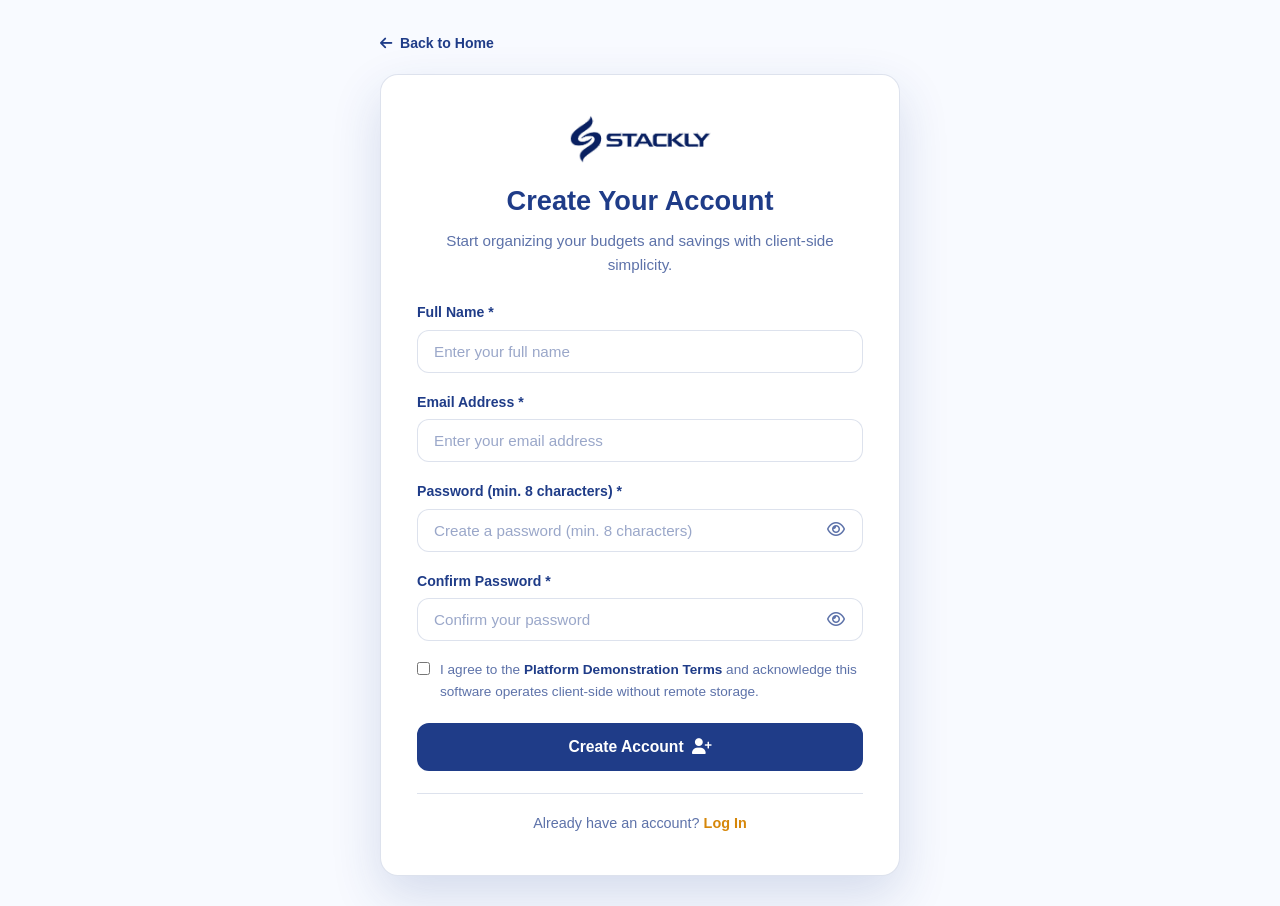
<file: signup.html>
<!DOCTYPE html>
<html lang="en">
<head>
  <meta charset="UTF-8">
  <meta name="viewport" content="width=device-width, initial-scale=1.0">
  <title>Create Your Account — FinVantage</title>
  <meta name="description" content="Register for FinVantage personal finance platform. Client-side simulation of modern financial budgeting and tracking.">
  <link rel="icon" type="image/webp" href="assets/icons/favicon.webp">
  <link rel="stylesheet" href="https://cdnjs.cloudflare.com/ajax/libs/font-awesome/6.5.1/css/all.min.css">
  <link rel="stylesheet" href="css/signup.css">
  <link rel="stylesheet" href="css/animations.css">
</head>
<body>

  <div class="auth-container">
    <a href="index.html" class="back-home-link" aria-label="Back to Homepage">
      <i class="fa-solid fa-arrow-left"></i>
      <span>Back to Home</span>
    </a>

    <div class="auth-card">
      <div class="auth-card-header">
        <img src="assets/Brand-logo.webp" alt="Stackly Logo" class="auth-brand-logo">
        <h1>Create Your Account</h1>
        <p>Start organizing your budgets and savings with client-side simplicity.</p>
      </div>

      <div id="signupStatusBox"></div>

      <form id="signupForm" autocomplete="off" novalidate>
        <!-- Full Name -->
        <div class="form-group">
          <label for="signupName" class="form-label">Full Name *</label>
          <input type="text" id="signupName" class="form-control" placeholder="Enter your full name" required autocomplete="off">
        </div>

        <!-- Email Address -->
        <div class="form-group">
          <label for="signupEmail" class="form-label">Email Address *</label>
          <input type="email" id="signupEmail" class="form-control" placeholder="Enter your email address" required autocomplete="off">
        </div>

        <!-- Password -->
        <div class="form-group">
          <label for="signupPassword" class="form-label">Password (min. 8 characters) *</label>
          <div class="input-password-wrap">
            <input type="password" id="signupPassword" class="form-control" placeholder="Create a password (min. 8 characters)" required autocomplete="new-password">
            <button type="button" class="password-toggle-btn" data-target="signupPassword" aria-label="Toggle password visibility">
              <i class="fa-regular fa-eye"></i>
            </button>
          </div>
        </div>

        <!-- Confirm Password -->
        <div class="form-group">
          <label for="signupConfirmPassword" class="form-label">Confirm Password *</label>
          <div class="input-password-wrap">
            <input type="password" id="signupConfirmPassword" class="form-control" placeholder="Confirm your password" required autocomplete="new-password">
            <button type="button" class="password-toggle-btn" data-target="signupConfirmPassword" aria-label="Toggle password visibility">
              <i class="fa-regular fa-eye"></i>
            </button>
          </div>
        </div>

        <!-- Terms and Conditions Checkbox -->
        <label class="terms-label" for="signupTerms">
          <input type="checkbox" id="signupTerms" required>
          <span>I agree to the <a href="404.html">Platform Demonstration Terms</a> and acknowledge this software operates client-side without remote storage.</span>
        </label>

        <!-- Submit Button -->
        <button type="submit" class="btn btn-primary">
          <span>Create Account</span>
          <i class="fa-solid fa-user-plus"></i>
        </button>

        <div class="auth-footer-prompt">
          Already have an account? <a href="login.html">Log In</a>
        </div>
      </form>
    </div>
  </div>

  <div id="globalToast" class="global-toast"></div>
  <script src="js/script.js"></script>
</body>
</html>
</file>
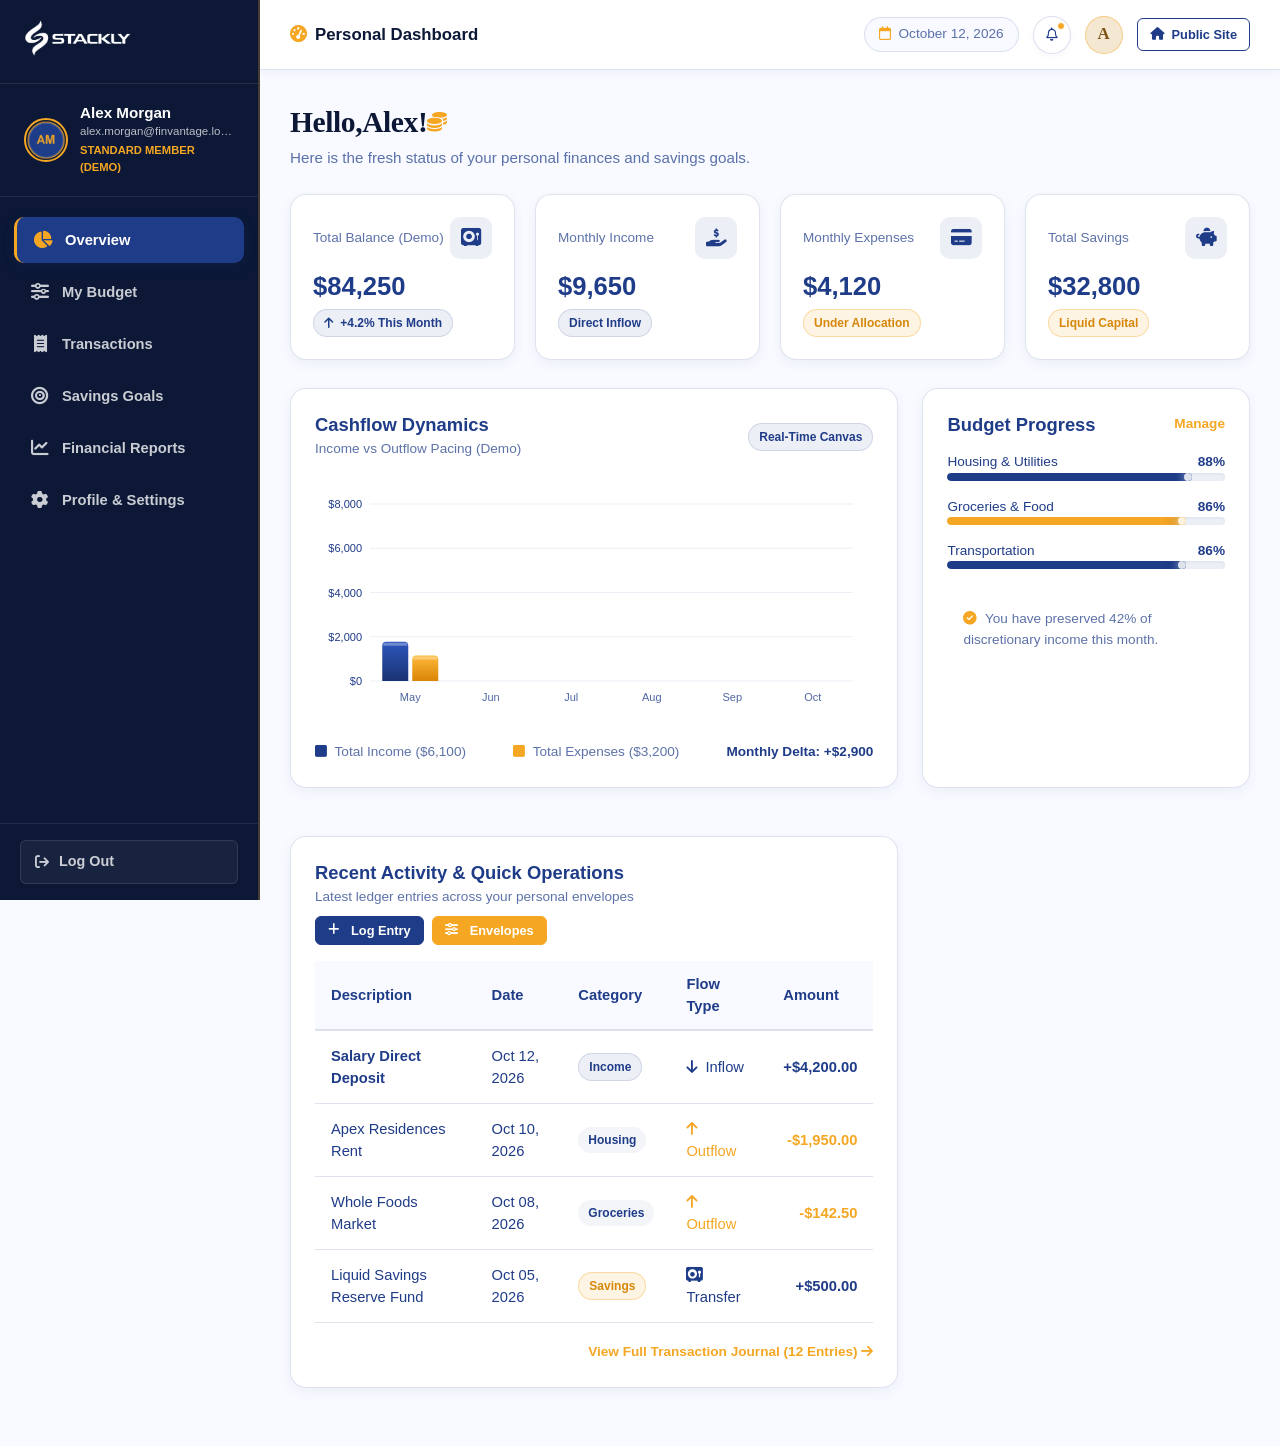
<file: user-dashboard.html>
<!DOCTYPE html>
<html lang="en">
<head>
  <meta charset="UTF-8">
  <meta name="viewport" content="width=device-width, initial-scale=1.0">
  <title>User Dashboard — FinVantage Personal Finance</title>
  <meta name="description" content="Personal financial management dashboard: budgets, cashflow tracking, goals, and reports.">
  <link rel="icon" type="image/webp" href="assets/icons/favicon.webp">
  <link rel="stylesheet" href="https://cdnjs.cloudflare.com/ajax/libs/font-awesome/6.5.1/css/all.min.css">
  <link rel="stylesheet" href="css/user-dashboard.css">
  <link rel="stylesheet" href="css/animations.css">
</head>
<body>

  <div class="user-dashboard-wrapper">
    <!-- =======================================================
         SIDEBAR (6 View Navigation Items)
         ======================================================= -->
    <aside class="dash-sidebar" aria-label="Dashboard Sidebar">
      <div class="dash-sidebar-header">
        <a href="404.html" aria-label="Stackly Home">
          <img src="assets/Brand-logo.webp" alt="Stackly Logo">
        </a>
        <button type="button" class="dash-sidebar-close" aria-label="Close sidebar">
          <i class="fa-solid fa-xmark"></i>
        </button>
      </div>

      <div class="dash-user-profile-badge">
        <img src="assets/images/avatar-user.webp" alt="Alex Morgan Avatar" id="dashProfileAvatar">
        <div class="profile-badge-info">
          <div class="profile-badge-name" id="dashProfileName">Alex Morgan</div>
          <div class="profile-badge-email" id="dashProfileEmail">alex.morgan@finvantage.local</div>
          <div class="profile-badge-status">Standard Member (Demo)</div>
        </div>
      </div>

      <nav class="dash-sidebar-nav">
        <ul>
          <li>
            <a href="#overview" class="sidebar-nav-item active" data-target-view="view-overview">
              <i class="fa-solid fa-chart-pie"></i>
              <span>Overview</span>
            </a>
          </li>
          <li>
            <a href="#budget" class="sidebar-nav-item" data-target-view="view-budget">
              <i class="fa-solid fa-sliders"></i>
              <span>My Budget</span>
            </a>
          </li>
          <li>
            <a href="#transactions" class="sidebar-nav-item" data-target-view="view-transactions">
              <i class="fa-solid fa-receipt"></i>
              <span>Transactions</span>
            </a>
          </li>
          <li>
            <a href="#goals" class="sidebar-nav-item" data-target-view="view-goals">
              <i class="fa-solid fa-bullseye"></i>
              <span>Savings Goals</span>
            </a>
          </li>
          <li>
            <a href="#reports" class="sidebar-nav-item" data-target-view="view-reports">
              <i class="fa-solid fa-chart-line"></i>
              <span>Financial Reports</span>
            </a>
          </li>
          <li>
            <a href="#settings" class="sidebar-nav-item" data-target-view="view-settings">
              <i class="fa-solid fa-gear"></i>
              <span>Profile &amp; Settings</span>
            </a>
          </li>
        </ul>
      </nav>

      <div class="dash-sidebar-footer">
        <a href="login.html" class="sidebar-logout-btn">
          <i class="fa-solid fa-arrow-right-from-bracket"></i>
          <span>Log Out</span>
        </a>
      </div>
    </aside>

    <!-- Mobile Sidebar Backdrop Overlay -->
    <div class="dash-sidebar-backdrop" id="dashSidebarBackdrop" aria-hidden="true"></div>

    <!-- =======================================================
         MAIN DASHBOARD WORKSPACE
         ======================================================= -->
    <div class="dash-main-area">
      <!-- Top Header -->
      <header class="dash-header">
        <div class="dash-header-left">
          <button type="button" class="dash-sidebar-toggle" aria-label="Toggle navigation drawer">
            <i class="fa-solid fa-bars"></i>
          </button>
          <a href="index.html" class="dash-brand-mobile" aria-label="FinVantage Home">
            <img src="assets/Brand-logo.webp" alt="FinVantage Logo" height="26">
          </a>
          <div class="dash-header-title d-none d-lg-flex align-items-center gap-2">
            <i class="fa-solid fa-gauge-high text-accent"></i>
            <span>Personal Dashboard</span>
          </div>
        </div>

        <div class="dash-header-right">
          <div class="dash-date-pill d-none d-lg-flex">
            <i class="fa-regular fa-calendar me-1 text-accent"></i>
            <span>October 12, 2026</span>
          </div>

          <button type="button" class="dash-notif-btn" aria-label="Notifications" onclick="window.location.href='404.html';">
            <i class="fa-regular fa-bell"></i>
            <span class="dash-notif-badge"></span>
          </button>

          <a href="404.html" class="dash-avatar-badge" aria-label="User Profile">
            <span class="dash-avatar-initial" id="dashAvatarInitial">A</span>
          </a>

          <a href="404.html" class="btn btn-outline-primary btn-sm d-none d-md-inline-flex" aria-label="Public Site">
            <i class="fa-solid fa-house"></i> <span>Public Site</span>
          </a>
        </div>
      </header>

      <!-- Dashboard View Containers -->
      <main class="dash-body">

        <!-- =====================================================
             VIEW 1: OVERVIEW
             ===================================================== -->
        <section id="view-overview" class="dash-view-section active">
          <!-- Welcome Hero Section -->
          <div class="dash-welcome-hero">
            <h1 class="dash-welcome-title">Hello, <span id="dashWelcomeName">Alex</span> ! <i class="fa-solid fa-coins text-accent ms-1"></i></h1>
            <p class="dash-welcome-sub">Here is the fresh status of your personal finances and savings goals.</p>
          </div>

          <!-- Summary Cards -->
          <div class="metric-cards-grid">
            <div class="metric-stat-card">
              <div class="d-flex justify-content-between align-items-center">
                <span class="text-muted small">Total Balance (Demo)</span>
                <div class="metric-icon-wrap"><i class="fa-solid fa-vault"></i></div>
              </div>
              <div class="metric-val">$84,250</div>
              <span class="badge badge-primary"><i class="fa-solid fa-arrow-up me-1"></i> +4.2% This Month</span>
            </div>

            <div class="metric-stat-card">
              <div class="d-flex justify-content-between align-items-center">
                <span class="text-muted small">Monthly Income</span>
                <div class="metric-icon-wrap"><i class="fa-solid fa-hand-holding-dollar"></i></div>
              </div>
              <div class="metric-val">$9,650</div>
              <span class="badge badge-primary">Direct Inflow</span>
            </div>

            <div class="metric-stat-card">
              <div class="d-flex justify-content-between align-items-center">
                <span class="text-muted small">Monthly Expenses</span>
                <div class="metric-icon-wrap"><i class="fa-solid fa-credit-card"></i></div>
              </div>
              <div class="metric-val">$4,120</div>
              <span class="badge badge-accent">Under Allocation</span>
            </div>

            <div class="metric-stat-card">
              <div class="d-flex justify-content-between align-items-center">
                <span class="text-muted small">Total Savings</span>
                <div class="metric-icon-wrap"><i class="fa-solid fa-piggy-bank"></i></div>
              </div>
              <div class="metric-val">$32,800</div>
              <span class="badge badge-accent">Liquid Capital</span>
            </div>
          </div>

          <!-- Charts & Overview Panels -->
          <div class="overview-panels-grid">
            <!-- Cashflow Chart -->
            <div class="card-premium">
              <div class="d-flex justify-content-between align-items-center mb-3 pb-2 border-bottom border-light">
                <div>
                  <h4 class="text-primary m-0">Cashflow Dynamics</h4>
                  <span class="text-muted small">Income vs Outflow Pacing (Demo)</span>
                </div>
                <span class="badge badge-primary">Real-Time Canvas</span>
              </div>
              <div class="chart-canvas-container">
                <canvas id="overviewCashflowCanvas" data-height="250"></canvas>
              </div>
              <div class="d-flex justify-content-between mt-3 text-muted small">
                <span><i class="fa-solid fa-square text-primary me-1"></i> Total Income ($6,100)</span>
                <span><i class="fa-solid fa-square text-accent me-1"></i> Total Expenses ($3,200)</span>
                <span class="fw-bold text-primary">Monthly Delta: +$2,900</span>
              </div>
            </div>

            <!-- Budget Progress Mini Summary -->
            <div class="card-premium">
              <div class="d-flex justify-content-between align-items-center mb-3 pb-2 border-bottom border-light">
                <h4 class="text-primary m-0">Budget Progress</h4>
                <a href="404.html" class="small text-accent fw-bold" onclick="window.location.href='404.html';">Manage</a>
              </div>
              <div class="mb-3">
                <div class="d-flex justify-content-between small mb-1">
                  <span>Housing &amp; Utilities</span>
                  <strong>88%</strong>
                </div>
                <div class="progress" style="height: 8px;">
                  <div class="progress-bar bg-primary" style="width: 88%;"></div>
                </div>
              </div>
              <div class="mb-3">
                <div class="d-flex justify-content-between small mb-1">
                  <span>Groceries &amp; Food</span>
                  <strong>86%</strong>
                </div>
                <div class="progress" style="height: 8px;">
                  <div class="progress-bar bg-accent" style="width: 86%;"></div>
                </div>
              </div>
              <div class="mb-3">
                <div class="d-flex justify-content-between small mb-1">
                  <span>Transportation</span>
                  <strong>86%</strong>
                </div>
                <div class="progress" style="height: 8px;">
                  <div class="progress-bar bg-primary" style="width: 86%;"></div>
                </div>
              </div>
              <div class="p-3 bg-light rounded text-muted small mt-4 border border-light">
                <i class="fa-solid fa-circle-check text-accent me-1"></i> You have preserved 42% of discretionary income this month.
            </div>
          </div>

          <!-- Quick Action Bar & Recent Entries Preview -->
          <div class="card-premium mt-4">
            <div class="d-flex justify-content-between align-items-center mb-3 pb-2 border-bottom border-light flex-wrap gap-2">
              <div>
                <h4 class="text-primary m-0">Recent Activity &amp; Quick Operations</h4>
                <span class="text-muted small">Latest ledger entries across your personal envelopes</span>
              </div>
              <div class="d-flex gap-2 flex-wrap">
                <button type="button" class="btn btn-primary btn-sm" onclick="window.location.href='404.html';">
                  <i class="fa-solid fa-plus me-1"></i> Log Entry
                </button>
                <button type="button" class="btn btn-accent btn-sm" onclick="window.location.href='404.html';">
                  <i class="fa-solid fa-sliders me-1"></i> Envelopes
                </button>
              </div>
            </div>

            <div class="table-responsive">
              <table class="dash-table">
                <thead>
                  <tr>
                    <th>Description</th>
                    <th>Date</th>
                    <th>Category</th>
                    <th>Flow Type</th>
                    <th class="text-end">Amount</th>
                  </tr>
                </thead>
                <tbody>
                  <tr>
                    <td><strong>Salary Direct Deposit</strong></td>
                    <td>Oct 12, 2026</td>
                    <td><span class="badge badge-primary">Income</span></td>
                    <td><span class="text-success"><i class="fa-solid fa-arrow-down me-1"></i> Inflow</span></td>
                    <td class="text-end fw-bold text-primary">+$4,200.00</td>
                  </tr>
                  <tr>
                    <td>Apex Residences Rent</td>
                    <td>Oct 10, 2026</td>
                    <td><span class="badge badge-subtle">Housing</span></td>
                    <td><span class="text-accent"><i class="fa-solid fa-arrow-up me-1"></i> Outflow</span></td>
                    <td class="text-end fw-bold text-accent">-$1,950.00</td>
                  </tr>
                  <tr>
                    <td>Whole Foods Market</td>
                    <td>Oct 08, 2026</td>
                    <td><span class="badge badge-subtle">Groceries</span></td>
                    <td><span class="text-accent"><i class="fa-solid fa-arrow-up me-1"></i> Outflow</span></td>
                    <td class="text-end fw-bold text-accent">-$142.50</td>
                  </tr>
                  <tr>
                    <td>Liquid Savings Reserve Fund</td>
                    <td>Oct 05, 2026</td>
                    <td><span class="badge badge-accent">Savings</span></td>
                    <td><span class="text-primary"><i class="fa-solid fa-vault me-1"></i> Transfer</span></td>
                    <td class="text-end fw-bold text-primary">+$500.00</td>
                  </tr>
                </tbody>
              </table>
            </div>

            <div class="text-end mt-3">
              <a href="404.html" class="small text-accent fw-bold text-decoration-none" onclick="window.location.href='404.html';">
                View Full Transaction Journal (12 Entries) <i class="fa-solid fa-arrow-right ms-1"></i>
              </a>
            </div>
          </div>
        </section>

        <!-- =====================================================
             VIEW 2: MY BUDGET
             ===================================================== -->
        <section id="view-budget" class="dash-view-section">
          <div class="d-flex justify-content-between align-items-center mb-4 flex-wrap gap-2">
            <div>
              <h2 class="text-primary m-0">My Budget Matrix</h2>
              <span class="text-muted small">Manage monthly envelopes, track spending limits, and maintain positive cash variance.</span>
            </div>
            <div class="d-flex gap-2 flex-wrap">
              <button type="button" class="btn btn-accent btn-sm" onclick="window.location.href='404.html';">
                <i class="fa-solid fa-plus me-1"></i> Add Category
              </button>
            </div>
          </div>

          <!-- Budget KPI Statistics -->
          <div class="metric-cards-grid mb-4">
            <div class="metric-stat-card">
              <div class="d-flex justify-content-between align-items-center">
                <span class="text-muted small">Planned Monthly Budget</span>
                <div class="metric-icon-wrap"><i class="fa-solid fa-calculator"></i></div>
              </div>
              <div class="metric-val">$4,300.00</div>
              <span class="badge badge-primary">Total Allocation</span>
            </div>

            <div class="metric-stat-card">
              <div class="d-flex justify-content-between align-items-center">
                <span class="text-muted small">Total Spent Month-to-Date</span>
                <div class="metric-icon-wrap"><i class="fa-solid fa-receipt"></i></div>
              </div>
              <div class="metric-val">$3,670.00</div>
              <span class="badge badge-accent">85.3% Pacing</span>
            </div>

            <div class="metric-stat-card">
              <div class="d-flex justify-content-between align-items-center">
                <span class="text-muted small">Safe Remaining Cushion</span>
                <div class="metric-icon-wrap"><i class="fa-solid fa-shield-halved"></i></div>
              </div>
              <div class="metric-val">+$630.00</div>
              <span class="badge badge-primary">Positive Variance</span>
            </div>

            <div class="metric-stat-card">
              <div class="d-flex justify-content-between align-items-center">
                <span class="text-muted small">Envelope Discipline</span>
                <div class="metric-icon-wrap"><i class="fa-solid fa-circle-check"></i></div>
              </div>
              <div class="metric-val">5 / 5 Healthy</div>
              <span class="badge badge-accent">Zero Overages</span>
            </div>
          </div>

          <!-- Charts & Allocation Health Split -->
          <div class="overview-panels-grid mb-4">
            <!-- Doughnut Chart Canvas -->
            <div class="card-premium">
              <div class="d-flex justify-content-between align-items-center mb-3 pb-2 border-bottom border-light">
                <h4 class="text-primary m-0">Envelope Allocation Ratios</h4>
                <span class="badge badge-primary">5 Categories</span>
              </div>
              <div class="chart-canvas-container">
                <canvas id="userBudgetDoughnutCanvas" data-height="240"></canvas>
              </div>
              <div class="d-flex justify-content-between mt-3 text-muted small flex-wrap gap-2">
                <span>Housing: 51%</span>
                <span>Groceries: 21%</span>
                <span>Transit: 10%</span>
                <span>Leisure: 9%</span>
                <span>Health: 9%</span>
              </div>
            </div>

            <!-- 50/30/20 Guidelines Card -->
            <div class="card-premium">
              <h4 class="text-primary mb-3 pb-2 border-bottom border-light">50 / 30 / 20 Framework Audit</h4>
              <div class="mb-3">
                <div class="d-flex justify-content-between small mb-1">
                  <span>Essential Needs (Max 50%)</span>
                  <strong>48.2% Active</strong>
                </div>
                <div class="progress" style="height: 8px;">
                  <div class="progress-bar bg-primary" style="width: 48.2%;"></div>
                </div>
              </div>
              <div class="mb-3">
                <div class="d-flex justify-content-between small mb-1">
                  <span>Discretionary Wants (Max 30%)</span>
                  <strong>23.6% Active</strong>
                </div>
                <div class="progress" style="height: 8px;">
                  <div class="progress-bar bg-accent" style="width: 23.6%;"></div>
                </div>
              </div>
              <div class="mb-3">
                <div class="d-flex justify-content-between small mb-1">
                  <span>Savings &amp; Debt Paydown (Min 20%)</span>
                  <strong>28.2% Active</strong>
                </div>
                <div class="progress" style="height: 8px;">
                  <div class="progress-bar bg-primary" style="width: 28.2%;"></div>
                </div>
              </div>
              <div class="p-3 bg-light rounded text-muted small mt-3 border border-light">
                <i class="fa-solid fa-lightbulb text-accent me-1"></i> Your personal allocation exceeds standard savings targets by <strong>+8.2%</strong> this cycle.
              </div>
            </div>
          </div>

          <!-- Dynamic Envelopes Container -->
          <div class="mb-4">
            <h4 class="text-primary mb-3">Active Envelope Status</h4>
            <div id="userBudgetList">
              <!-- Dynamically Rendered via script.js -->
            </div>
          </div>

          <!-- Comparative Envelope Audit Table -->
          <div class="card-premium p-0">
            <div class="p-3 border-bottom border-light d-flex justify-content-between align-items-center">
              <h4 class="text-primary m-0">Monthly Envelope Variance Table</h4>
              <span class="badge badge-subtle">Audit Period: Oct 2026</span>
            </div>
            <div class="table-responsive">
              <table class="dash-table">
                <thead>
                  <tr>
                    <th>Category</th>
                    <th>Planned Envelope</th>
                    <th>Actual Outflow</th>
                    <th>Net Variance</th>
                    <th>Pacing</th>
                    <th>Status</th>
                  </tr>
                </thead>
                <tbody>
                  <tr>
                    <td><strong>Housing &amp; Utilities</strong></td>
                    <td>$2,200.00</td>
                    <td>$1,950.00</td>
                    <td class="text-primary fw-bold">+$250.00</td>
                    <td>88.6%</td>
                    <td><span class="badge badge-primary">Under Budget</span></td>
                  </tr>
                  <tr>
                    <td><strong>Groceries &amp; Dining</strong></td>
                    <td>$900.00</td>
                    <td>$780.00</td>
                    <td class="text-primary fw-bold">+$120.00</td>
                    <td>86.7%</td>
                    <td><span class="badge badge-primary">Under Budget</span></td>
                  </tr>
                  <tr>
                    <td><strong>Transportation</strong></td>
                    <td>$450.00</td>
                    <td>$390.00</td>
                    <td class="text-primary fw-bold">+$60.00</td>
                    <td>86.7%</td>
                    <td><span class="badge badge-primary">Under Budget</span></td>
                  </tr>
                  <tr>
                    <td><strong>Healthcare &amp; Wellness</strong></td>
                    <td>$350.00</td>
                    <td>$210.00</td>
                    <td class="text-primary fw-bold">+$140.00</td>
                    <td>60.0%</td>
                    <td><span class="badge badge-primary">Favorable</span></td>
                  </tr>
                  <tr>
                    <td><strong>Entertainment &amp; Leisure</strong></td>
                    <td>$400.00</td>
                    <td>$340.00</td>
                    <td class="text-primary fw-bold">+$60.00</td>
                    <td>85.0%</td>
                    <td><span class="badge badge-accent">Controlled</span></td>
                  </tr>
                </tbody>
              </table>
            </div>
          </div>
        </section>

        <!-- =====================================================
             VIEW 3: TRANSACTIONS
             ===================================================== -->
        <section id="view-transactions" class="dash-view-section">
          <div class="d-flex justify-content-between align-items-center mb-4 flex-wrap gap-2">
            <div>
              <h2 class="text-primary m-0">Transaction Journal</h2>
              <span class="text-muted small">Search, filter, categorize, and audit verified personal cashflow entries.</span>
            </div>
            <div class="d-flex gap-2 flex-wrap">
              <button type="button" class="btn btn-accent btn-sm" onclick="window.location.href='404.html';">
                <i class="fa-solid fa-plus me-1"></i> Log Transaction
              </button>
              <button type="button" class="btn btn-primary btn-sm" onclick="window.location.href='404.html';">
                <i class="fa-solid fa-file-csv me-1"></i> Export Ledger
              </button>
            </div>
          </div>

          <!-- Transactions KPI Statistics -->
          <div class="metric-cards-grid mb-4">
            <div class="metric-stat-card">
              <div class="d-flex justify-content-between align-items-center">
                <span class="text-muted small">Total Monthly Inflows</span>
                <div class="metric-icon-wrap"><i class="fa-solid fa-arrow-down"></i></div>
              </div>
              <div class="metric-val text-primary">+$9,650.00</div>
              <span class="badge badge-primary">Salary &amp; Capital</span>
            </div>

            <div class="metric-stat-card">
              <div class="d-flex justify-content-between align-items-center">
                <span class="text-muted small">Total Monthly Outflows</span>
                <div class="metric-icon-wrap"><i class="fa-solid fa-arrow-up"></i></div>
              </div>
              <div class="metric-val text-accent">-$4,120.00</div>
              <span class="badge badge-accent">Debited Expenses</span>
            </div>

            <div class="metric-stat-card">
              <div class="d-flex justify-content-between align-items-center">
                <span class="text-muted small">Net Cashflow Margin</span>
                <div class="metric-icon-wrap"><i class="fa-solid fa-scale-balanced"></i></div>
              </div>
              <div class="metric-val">+$5,530.00</div>
              <span class="badge badge-primary">Retained Capital</span>
            </div>

            <div class="metric-stat-card">
              <div class="d-flex justify-content-between align-items-center">
                <span class="text-muted small">Verified Records</span>
                <div class="metric-icon-wrap"><i class="fa-solid fa-list-check"></i></div>
              </div>
              <div class="metric-val">12 Entries</div>
              <span class="badge badge-subtle">Audit Complete</span>
            </div>
          </div>

          <!-- Weekly Flow Volume Visual Panel -->
          <div class="card-premium mb-4">
            <div class="d-flex justify-content-between align-items-center mb-3 pb-2 border-bottom border-light">
              <div>
                <h4 class="text-primary m-0">Weekly Outflow Velocity</h4>
                <span class="text-muted small">Weekly expenditure compared against gross weekly cash inflows</span>
              </div>
              <span class="badge badge-primary">4-Week Trace</span>
            </div>
            <div class="chart-canvas-container">
              <canvas id="userTxnVolumeCanvas" data-height="230"></canvas>
            </div>
          </div>

          <!-- Filter Toolbar -->
          <div class="card-premium mb-4 p-3">
            <div class="row d-flex flex-wrap gap-3 align-items-center">
              <div class="col-flex-2">
                <label for="txnSearchInput" class="form-label small text-muted mb-1">Search Keywords</label>
                <input type="text" id="txnSearchInput" class="form-control" placeholder="Search by merchant, note, or category...">
              </div>
              <div class="col-flex-1">
                <label for="txnFilterCategory" class="form-label small text-muted mb-1">Category Filter</label>
                <select id="txnFilterCategory" class="form-control">
                  <option value="all">All Categories</option>
                  <option value="Income">Income</option>
                  <option value="Housing">Housing</option>
                  <option value="Groceries">Groceries</option>
                  <option value="Utilities">Utilities</option>
                  <option value="Savings">Savings</option>
                  <option value="Transport">Transport</option>
                </select>
              </div>
              <div class="col-flex-1">
                <label for="txnSortSelect" class="form-label small text-muted mb-1">Sort Ordering</label>
                <select id="txnSortSelect" class="form-control">
                  <option value="date-desc">Newest First</option>
                  <option value="date-asc">Oldest First</option>
                  <option value="amount-desc">Highest Amount</option>
                  <option value="amount-asc">Lowest Amount</option>
                </select>
              </div>
            </div>
          </div>

          <!-- Transaction Table Card -->
          <div class="card-premium p-0">
            <div class="table-responsive">
              <table class="dash-table">
                <thead>
                  <tr>
                    <th>Description</th>
                    <th>Date</th>
                    <th>Category</th>
                    <th>Type</th>
                    <th class="text-end">Amount</th>
                  </tr>
                </thead>
                <tbody id="userTxnTableBody">
                  <!-- Populated via script.js -->
                </tbody>
              </table>
            </div>
            <div class="p-3 border-top border-light d-flex justify-content-between align-items-center small text-muted flex-wrap gap-2">
              <span>Showing client-side simulated transactions. No backend dependency.</span>
              <span class="fw-bold text-primary">Status: In Sync</span>
            </div>
          </div>
        </section>

        <!-- =====================================================
             VIEW 4: SAVINGS GOALS
             ===================================================== -->
        <section id="view-goals" class="dash-view-section">
          <div class="d-flex justify-content-between align-items-center mb-4 flex-wrap gap-2">
            <div>
              <h2 class="text-primary m-0">Savings Goals &amp; Targets</h2>
              <span class="text-muted small">Targeted capital accumulation pools with automated milestone pacing.</span>
            </div>
            <button type="button" class="btn btn-accent btn-sm" onclick="window.location.href='404.html';">
              <i class="fa-solid fa-plus me-1"></i> New Savings Goal
            </button>
          </div>

          <!-- Goal KPI Statistics -->
          <div class="metric-cards-grid mb-4">
            <div class="metric-stat-card">
              <div class="d-flex justify-content-between align-items-center">
                <span class="text-muted small">Active Savings Pools</span>
                <div class="metric-icon-wrap"><i class="fa-solid fa-bullseye"></i></div>
              </div>
              <div class="metric-val">3 Goals</div>
              <span class="badge badge-primary">Dedicated Targets</span>
            </div>

            <div class="metric-stat-card">
              <div class="d-flex justify-content-between align-items-center">
                <span class="text-muted small">Total Capital Target</span>
                <div class="metric-icon-wrap"><i class="fa-solid fa-flag-checkered"></i></div>
              </div>
              <div class="metric-val">$75,000.00</div>
              <span class="badge badge-primary">Planned Horizon</span>
            </div>

            <div class="metric-stat-card">
              <div class="d-flex justify-content-between align-items-center">
                <span class="text-muted small">Capital Accumulated</span>
                <div class="metric-icon-wrap"><i class="fa-solid fa-piggy-bank"></i></div>
              </div>
              <div class="metric-val text-accent">$48,200.00</div>
              <span class="badge badge-accent">64.3% Funded</span>
            </div>

            <div class="metric-stat-card">
              <div class="d-flex justify-content-between align-items-center">
                <span class="text-muted small">Monthly Velocity</span>
                <div class="metric-icon-wrap"><i class="fa-solid fa-chart-line"></i></div>
              </div>
              <div class="metric-val">+$1,500.00 / mo</div>
              <span class="badge badge-primary">On Schedule</span>
            </div>
          </div>

          <!-- Interactive Goal Contribution Pacer Card -->
          <div class="card-premium mb-4">
            <div class="d-flex justify-content-between align-items-center mb-3 pb-2 border-bottom border-light">
              <h4 class="text-primary m-0"><i class="fa-solid fa-calculator text-accent me-2"></i> Monthly Contribution Modeler</h4>
              <span class="badge badge-accent">Interactive Calculator</span>
            </div>
            <p class="text-muted small mb-3">Model how increasing your monthly transfer accelerates milestone completion:</p>
            <div class="row d-flex flex-wrap gap-3 align-items-center">
              <div class="col-flex-1">
                <label class="form-label small text-muted">Select Target Pool</label>
                <select class="form-control" id="modelGoalSelect">
                  <option value="20000">Emergency Fund Pool ($20,000)</option>
                  <option value="15000">Vacation &amp; Travel ($15,000)</option>
                  <option value="40000">Home Down Payment ($40,000)</option>
                </select>
              </div>
              <div class="col-flex-1">
                <label class="form-label small text-muted">Proposed Monthly Deposit ($)</label>
                <input type="number" class="form-control" id="modelGoalMonthly" value="500" min="50" step="50">
              </div>
              <div class="col-flex-1" style="background: var(--primary-tint); padding: 14px; border-radius: var(--radius-md); text-align: center;">
                <span class="text-muted small d-block">Estimated Completion</span>
                <span class="fw-bold text-primary" id="modelGoalEta" style="font-size: 1.3rem;">6.4 Months</span>
              </div>
            </div>
          </div>

          <!-- Dynamic Goal Cards Grid -->
          <div class="mb-4">
            <h4 class="text-primary mb-3">Active Goal Progress Cards</h4>
            <div id="userGoalsContainer" class="row d-flex flex-wrap" style="margin: -10px;">
              <!-- Populated via script.js -->
            </div>
          </div>

          <!-- Goal Roadmap Milestones Table -->
          <div class="card-premium p-0">
            <div class="p-3 border-bottom border-light d-flex justify-content-between align-items-center">
              <h4 class="text-primary m-0">Goal Milestones &amp; Funding Blueprint</h4>
              <span class="badge badge-subtle">Portfolio Pacing</span>
            </div>
            <div class="table-responsive">
              <table class="dash-table">
                <thead>
                  <tr>
                    <th>Goal Objective</th>
                    <th>Target Amount</th>
                    <th>Saved to Date</th>
                    <th>Remaining Needed</th>
                    <th>Pacing</th>
                    <th>Target Date</th>
                  </tr>
                </thead>
                <tbody>
                  <tr>
                    <td><strong>6-Month Emergency Cushion</strong></td>
                    <td>$20,000.00</td>
                    <td>$16,800.00</td>
                    <td class="text-primary fw-bold">$3,200.00</td>
                    <td><span class="badge badge-primary">84% Complete</span></td>
                    <td>Dec 2026</td>
                  </tr>
                  <tr>
                    <td><strong>International Travel Fund</strong></td>
                    <td>$15,000.00</td>
                    <td>$9,400.00</td>
                    <td class="text-primary fw-bold">$5,600.00</td>
                    <td><span class="badge badge-accent">62.6% Complete</span></td>
                    <td>Jul 2027</td>
                  </tr>
                  <tr>
                    <td><strong>Home Down Payment Equity</strong></td>
                    <td>$40,000.00</td>
                    <td>$22,000.00</td>
                    <td class="text-primary fw-bold">$18,000.00</td>
                    <td><span class="badge badge-primary">55% Complete</span></td>
                    <td>Oct 2028</td>
                  </tr>
                </tbody>
              </table>
            </div>
          </div>
        </section>

        <!-- =====================================================
             VIEW 5: FINANCIAL REPORTS
             ===================================================== -->
        <section id="view-reports" class="dash-view-section">
          <div class="d-flex justify-content-between align-items-center mb-4 flex-wrap gap-2">
            <div>
              <h2 class="text-primary m-0">Financial Reports &amp; Analytics</h2>
              <span class="text-muted small">Longitudinal wealth expansion metrics, audit records, and exportable statements.</span>
            </div>
            <div class="d-flex gap-2 flex-wrap">
              <button type="button" class="btn btn-primary btn-sm" id="downloadUserReportBtn" onclick="window.location.href='404.html';">
                <i class="fa-solid fa-download me-1"></i> Download CSV Summary
              </button>
            </div>
          </div>

          <!-- Financial Health KPI Cards -->
          <div class="metric-cards-grid mb-4">
            <div class="metric-stat-card">
              <div class="d-flex justify-content-between align-items-center">
                <span class="text-muted small">Net Worth Growth</span>
                <div class="metric-icon-wrap"><i class="fa-solid fa-arrow-trend-up"></i></div>
              </div>
              <div class="metric-val text-primary">+18.4%</div>
              <span class="badge badge-primary">Trailing 10 Months</span>
            </div>

            <div class="metric-stat-card">
              <div class="d-flex justify-content-between align-items-center">
                <span class="text-muted small">Savings Efficiency Ratio</span>
                <div class="metric-icon-wrap"><i class="fa-solid fa-percent"></i></div>
              </div>
              <div class="metric-val">34.2%</div>
              <span class="badge badge-accent">Income Preserved</span>
            </div>

            <div class="metric-stat-card">
              <div class="d-flex justify-content-between align-items-center">
                <span class="text-muted small">Debt-to-Income Exposure</span>
                <div class="metric-icon-wrap"><i class="fa-solid fa-scale-balanced"></i></div>
              </div>
              <div class="metric-val">12.8%</div>
              <span class="badge badge-primary">Conservative Tier</span>
            </div>

            <div class="metric-stat-card">
              <div class="d-flex justify-content-between align-items-center">
                <span class="text-muted small">Financial Health Index</span>
                <div class="metric-icon-wrap"><i class="fa-solid fa-award"></i></div>
              </div>
              <div class="metric-val">92 / 100</div>
              <span class="badge badge-accent">Optimal Standing</span>
            </div>
          </div>

          <!-- Line Chart Card -->
          <div class="card-premium mb-4">
            <div class="d-flex justify-content-between align-items-center mb-3 pb-2 border-bottom border-light">
              <h4 class="text-primary m-0">Portfolio Net Worth Trajectory (Demo 2026)</h4>
              <span class="badge badge-primary">10-Month Performance</span>
            </div>
            <div class="chart-canvas-container">
              <canvas id="userReportLineCanvas" data-height="270"></canvas>
            </div>
            <span class="text-muted small mt-2 d-block text-center">Cumulative liquid capital balance tracked monthly from $8,200 (Jan) to $27,800 (Oct).</span>
          </div>

          <!-- Historical Monthly Financial Audit Table -->
          <div class="card-premium p-0 mb-4">
            <div class="p-3 border-bottom border-light d-flex justify-content-between align-items-center">
              <h4 class="text-primary m-0">Historical Monthly Performance Ledger</h4>
              <span class="badge badge-subtle">Trailing 6 Months</span>
            </div>
            <div class="table-responsive">
              <table class="dash-table">
                <thead>
                  <tr>
                    <th>Reporting Month</th>
                    <th>Gross Inflow</th>
                    <th>Total Outflow</th>
                    <th>Net Saved</th>
                    <th>Savings Rate</th>
                    <th>Financial Delta</th>
                  </tr>
                </thead>
                <tbody>
                  <tr>
                    <td><strong>October 2026 (Active)</strong></td>
                    <td>$9,650.00</td>
                    <td>$4,120.00</td>
                    <td class="text-primary fw-bold">+$5,530.00</td>
                    <td>36.2%</td>
                    <td><span class="badge badge-primary">+4.2% Growth</span></td>
                  </tr>
                  <tr>
                    <td>September 2026</td>
                    <td>$9,400.00</td>
                    <td>$4,250.00</td>
                    <td class="text-primary fw-bold">+$5,150.00</td>
                    <td>35.4%</td>
                    <td><span class="badge badge-primary">+3.8% Growth</span></td>
                  </tr>
                  <tr>
                    <td>August 2026</td>
                    <td>$9,200.00</td>
                    <td>$4,400.00</td>
                    <td class="text-primary fw-bold">+$4,800.00</td>
                    <td>33.1%</td>
                    <td><span class="badge badge-primary">+3.5% Growth</span></td>
                  </tr>
                  <tr>
                    <td>July 2026</td>
                    <td>$8,900.00</td>
                    <td>$4,350.00</td>
                    <td class="text-primary fw-bold">+$4,550.00</td>
                    <td>32.0%</td>
                    <td><span class="badge badge-primary">+3.1% Growth</span></td>
                  </tr>
                  <tr>
                    <td>June 2026</td>
                    <td>$8,800.00</td>
                    <td>$4,500.00</td>
                    <td class="text-primary fw-bold">+$4,300.00</td>
                    <td>31.5%</td>
                    <td><span class="badge badge-accent">+2.9% Growth</span></td>
                  </tr>
                  <tr>
                    <td>May 2026</td>
                    <td>$8,600.00</td>
                    <td>$4,600.00</td>
                    <td class="text-primary fw-bold">+$4,000.00</td>
                    <td>30.2%</td>
                    <td><span class="badge badge-accent">+2.6% Growth</span></td>
                  </tr>
                </tbody>
              </table>
            </div>
          </div>

          <!-- Analytical Insights Cards -->
          <div class="row d-flex flex-wrap gap-3">
            <div class="card-premium col-flex-1">
              <h5 class="text-primary mb-2"><i class="fa-solid fa-chart-pie text-accent me-1"></i> Category Variance Audit</h5>
              <p class="text-muted small m-0">
                Your spending in essential utilities stayed 14% beneath planned thresholds. Discretionary recreation remained within the 10% tolerance boundary.
              </p>
            </div>
            <div class="card-premium col-flex-1">
              <h5 class="text-primary mb-2"><i class="fa-solid fa-shield text-accent me-1"></i> Liquid Cushion Health</h5>
              <p class="text-muted small m-0">
                Current emergency capital represents 5.8 months of essential obligations. Recommended trajectory is to reach 6.0 full months by end of quarter.
              </p>
            </div>
            <div class="card-premium col-flex-1">
              <h5 class="text-primary mb-2"><i class="fa-solid fa-piggy-bank text-accent me-1"></i> Compounding Efficiency</h5>
              <p class="text-muted small m-0">
                Automated monthly savings transfers of $1,500 are generating a projected $18,000 annualized base expansion at current velocity.
              </p>
            </div>
          </div>
        </section>

        <!-- =====================================================
             VIEW 6: PROFILE & SETTINGS
             ===================================================== -->
        <section id="view-settings" class="dash-view-section">
          <div class="mb-4">
            <h2 class="text-primary m-0">Profile &amp; Settings</h2>
            <span class="text-muted small">Manage local session parameters, notification preferences, security options, and platform styling.</span>
          </div>

          <div class="row d-flex flex-wrap gap-4">
            <!-- Personal Details Form -->
            <div class="card-premium col-flex-1-2">
              <form id="userSettingsForm">
                <h4 class="text-primary mb-3"><i class="fa-solid fa-user-gear text-accent me-2"></i> Personal Information</h4>
                <div class="form-group">
                  <label for="dashSettingsName" class="form-label">Full Name</label>
                  <input type="text" id="dashSettingsName" class="form-control" value="Alex Morgan">
                </div>

                <div class="form-group">
                  <label for="dashSettingsEmail" class="form-label">Email Address</label>
                  <input type="email" id="dashSettingsEmail" class="form-control" value="alex.morgan@finvantage.local">
                </div>

                <div class="form-group">
                  <label class="form-label">Default Base Currency</label>
                  <select class="form-control">
                    <option selected>USD ($) — United States Dollar</option>
                    <option>EUR (€) — Euro</option>
                    <option>GBP (£) — British Pound</option>
                    <option>INR (₹) — Indian Rupee</option>
                  </select>
                </div>

                <div class="form-group">
                  <label class="form-label">Financial Calendar Timezone</label>
                  <select class="form-control">
                    <option selected>GMT-05:00 Eastern Time (US &amp; Canada)</option>
                    <option>GMT+05:30 Chennai, Kolkata, Mumbai, New Delhi</option>
                    <option>GMT+00:00 London, Edinburgh, Dublin</option>
                  </select>
                </div>

                <button type="submit" class="btn btn-primary mt-2">
                  <i class="fa-solid fa-floppy-disk me-1"></i> Save Preferences
                </button>
              </form>
            </div>

            <!-- Preferences & Security Parameters -->
            <div class="card-premium col-flex-1">
              <h4 class="text-primary mb-3"><i class="fa-solid fa-bell text-accent me-2"></i> Notification Preferences</h4>
              <div class="mb-3">
                <label class="d-flex align-items-center gap-2 small text-muted">
                  <input type="checkbox" checked>
                  <span>Alert me when an envelope surpasses 85% of planned budget</span>
                </label>
              </div>
              <div class="mb-3">
                <label class="d-flex align-items-center gap-2 small text-muted">
                  <input type="checkbox" checked>
                  <span>Weekly cashflow summary notification in browser</span>
                </label>
              </div>
              <div class="mb-4">
                <label class="d-flex align-items-center gap-2 small text-muted">
                  <input type="checkbox" checked>
                  <span>Savings milestone achievement celebrations</span>
                </label>
              </div>

              <h4 class="text-primary mb-3 pt-3 border-top border-light"><i class="fa-solid fa-shield-halved text-accent me-2"></i> Security &amp; Session</h4>
              <div class="mb-3">
                <label class="d-flex align-items-center gap-2 small text-muted">
                  <input type="checkbox" checked>
                  <span>Require confirmation before clearing demo transactions</span>
                </label>
              </div>
              <div class="p-3 bg-light rounded text-muted small mb-3 border border-light">
                <div class="mb-1"><i class="fa-solid fa-laptop text-primary me-1"></i> <strong>Active Device:</strong> Desktop Browser (Client Session)</div>
                <div><i class="fa-solid fa-database text-accent me-1"></i> <strong>Storage Scope:</strong> Local Browser Session Only</div>
              </div>

              <button type="button" class="btn btn-outline-primary btn-sm w-100" onclick="window.location.href='404.html';">
                <i class="fa-solid fa-rotate-right me-1"></i> Reset Local Session Data
              </button>
            </div>
          </div>
        </section>

      </main>
    </div>
  </div>

  <!-- ADD BUDGET MODAL -->
  <div id="addBudgetModal" class="modal-container" role="dialog" aria-modal="true" aria-labelledby="addBudgetTitle">
    <div class="modal-overlay" data-close-modal></div>
    <div class="modal-dialog">
      <div class="modal-header">
        <h4 id="addBudgetTitle" class="m-0 text-primary">Add Budget Category</h4>
        <button type="button" class="modal-close-btn" data-close-modal aria-label="Close modal">
          <i class="fa-solid fa-xmark"></i>
        </button>
      </div>
      <form id="addBudgetForm">
        <div class="form-group">
          <label for="budgetCatInput" class="form-label">Category Name *</label>
          <input type="text" id="budgetCatInput" class="form-control" placeholder="e.g. Travel &amp; Vacation" required>
        </div>
        <div class="form-group">
          <label for="budgetPlannedInput" class="form-label">Planned Limit ($) *</label>
          <input type="number" id="budgetPlannedInput" class="form-control" placeholder="e.g. 500" min="1" step="any" required>
        </div>
        <div class="form-group">
          <label for="budgetSpentInput" class="form-label">Initial Spent Amount ($)</label>
          <input type="number" id="budgetSpentInput" class="form-control" placeholder="e.g. 120" min="0" step="any">
        </div>
        <div class="text-end pt-3 border-top border-light">
          <button type="button" class="btn btn-outline-primary btn-sm me-2" data-close-modal>Cancel</button>
          <button type="submit" class="btn btn-primary btn-sm">Add Category</button>
        </div>
      </form>
    </div>
  </div>

  <!-- ADD TRANSACTION MODAL -->
  <div id="addTxnModal" class="modal-container" role="dialog" aria-modal="true" aria-labelledby="addTxnTitle">
    <div class="modal-overlay" data-close-modal></div>
    <div class="modal-dialog">
      <div class="modal-header">
        <h4 id="addTxnTitle" class="m-0 text-primary">Log New Transaction</h4>
        <button type="button" class="modal-close-btn" data-close-modal aria-label="Close modal">
          <i class="fa-solid fa-xmark"></i>
        </button>
      </div>
      <form id="addTxnForm">
        <div class="form-group">
          <label for="txnTitleInput" class="form-label">Description *</label>
          <input type="text" id="txnTitleInput" class="form-control" placeholder="e.g. Weekly Grocery Run" required>
        </div>
        <div class="form-group">
          <label for="txnAmountInput" class="form-label">Amount ($) *</label>
          <input type="number" id="txnAmountInput" class="form-control" placeholder="e.g. 85.50" min="0.01" step="any" required>
        </div>
        <div class="form-group">
          <label for="txnCategoryInput" class="form-label">Category *</label>
          <select id="txnCategoryInput" class="form-control" required>
            <option value="Groceries">Groceries</option>
            <option value="Housing">Housing</option>
            <option value="Utilities">Utilities</option>
            <option value="Transport">Transport</option>
            <option value="Income">Income</option>
            <option value="Savings">Savings</option>
          </select>
        </div>
        <div class="form-group">
          <label for="txnTypeInput" class="form-label">Transaction Type *</label>
          <select id="txnTypeInput" class="form-control" required>
            <option value="expense">Expense (Debit)</option>
            <option value="income">Income (Credit)</option>
          </select>
        </div>
        <div class="text-end pt-3 border-top border-light">
          <button type="button" class="btn btn-outline-primary btn-sm me-2" data-close-modal>Cancel</button>
          <button type="submit" class="btn btn-primary btn-sm">Record Transaction</button>
        </div>
      </form>
    </div>
  </div>

  <!-- ADD SAVINGS GOAL MODAL -->
  <div id="addGoalModal" class="modal-container" role="dialog" aria-modal="true" aria-labelledby="addGoalTitle">
    <div class="modal-overlay" data-close-modal></div>
    <div class="modal-dialog">
      <div class="modal-header">
        <h4 id="addGoalTitle" class="m-0 text-primary">Create Savings Goal</h4>
        <button type="button" class="modal-close-btn" data-close-modal aria-label="Close modal">
          <i class="fa-solid fa-xmark"></i>
        </button>
      </div>
      <form id="addGoalForm">
        <div class="form-group">
          <label for="goalNameInput" class="form-label">Goal Name *</label>
          <input type="text" id="goalNameInput" class="form-control" placeholder="e.g. Vehicle Replacement Fund" required>
        </div>
        <div class="form-group">
          <label for="goalTargetInput" class="form-label">Target Amount ($) *</label>
          <input type="number" id="goalTargetInput" class="form-control" placeholder="e.g. 15000" min="10" step="any" required>
        </div>
        <div class="form-group">
          <label for="goalCurrentInput" class="form-label">Current Saved Amount ($)</label>
          <input type="number" id="goalCurrentInput" class="form-control" placeholder="e.g. 2500" min="0" step="any">
        </div>
        <div class="form-group">
          <label for="goalDateInput" class="form-label">Target Date</label>
          <input type="date" id="goalDateInput" class="form-control" value="2027-12-31">
        </div>
        <div class="text-end pt-3 border-top border-light">
          <button type="button" class="btn btn-outline-primary btn-sm me-2" data-close-modal>Cancel</button>
          <button type="submit" class="btn btn-primary btn-sm">Save Goal</button>
        </div>
      </form>
    </div>
  </div>

  <div id="globalToast" class="global-toast"></div>
  <script src="js/script.js"></script>
</body>
</html>
</file>
<file: css/index.css>
/* ==========================================================================
   FinVantage — Personal Finance Platform
   File: css/index.css (Home Page)
   Strict Palette: #1F3C88 (Primary Royal Blue), #FFFFFF (White), #F5A623 (Accent Amber Gold)
   ========================================================================== */

:root {
  --primary: #1F3C88;
  --primary-dark: #13275c;
  --primary-deep: #0c1836;
  --primary-light: #2b50af;
  --primary-tint: rgba(31, 60, 136, 0.08);
  --primary-tint-subtle: rgba(31, 60, 136, 0.04);
  --primary-border: rgba(31, 60, 136, 0.15);

  --secondary: #FFFFFF;

  --accent: #F5A623;
  --accent-dark: #d6870a;
  --accent-light: #f7bb54;
  --accent-tint: rgba(245, 166, 35, 0.12);

  --bg-page: #f8faff;
  --bg-surface: #FFFFFF;
  --text-main: #1F3C88;
  --text-muted: rgba(31, 60, 136, 0.72);
  --text-white: #FFFFFF;
  --text-white-muted: rgba(255, 255, 255, 0.78);

  --shadow-sm: 0 4px 12px rgba(31, 60, 136, 0.06);
  --shadow-md: 0 10px 28px rgba(31, 60, 136, 0.09);
  --shadow-lg: 0 18px 45px rgba(31, 60, 136, 0.14);
  --shadow-accent: 0 8px 24px rgba(245, 166, 35, 0.28);

  --radius-sm: 6px;
  --radius-md: 12px;
  --radius-lg: 18px;
  --radius-full: 9999px;

  --transition: all 0.3s cubic-bezier(0.25, 0.8, 0.25, 1);
}

/* Base Reset */
*, *::before, *::after {
  box-sizing: border-box;
  margin: 0;
  padding: 0;
}

html {
  scroll-behavior: smooth;
  font-size: 16px;
  overflow-x: hidden;
  width: 100%;
  max-width: 100vw;
  box-sizing: border-box;
}

/* Fixed Navbar Offset for Section Anchors */
section[id],
div[id],
main[id] {
  scroll-margin-top: 85px;
}

body {
  font-family: -apple-system, BlinkMacSystemFont, "Segoe UI", Roboto, Helvetica, Arial, sans-serif;
  color: var(--text-main);
  background-color: var(--bg-page);
  line-height: 1.6;
  overflow-x: hidden;
  width: 100%;
  max-width: 100vw;
  position: relative;
}

a {
  color: var(--primary);
  text-decoration: none;
  transition: var(--transition);
}

a:hover {
  color: var(--accent);
}

img {
  max-width: 100%;
  height: auto;
  display: block;
}

ul {
  list-style: none;
}

/* Typography */
h1, h2, h3, h4, h5, h6 {
  color: var(--primary);
  font-weight: 700;
  line-height: 1.25;
}

h1 { font-size: clamp(2.2rem, 4.5vw, 3.4rem); }
h2 { font-size: clamp(1.8rem, 3.2vw, 2.4rem); }
h3 { font-size: clamp(1.3rem, 2.2vw, 1.6rem); }
h4 { font-size: 1.15rem; }

.section-tag {
  display: inline-block;
  font-size: 0.82rem;
  font-weight: 700;
  text-transform: uppercase;
  letter-spacing: 1.5px;
  color: var(--accent);
  background: var(--accent-tint);
  padding: 6px 14px;
  border-radius: var(--radius-full);
  margin-bottom: 12px;
  border: 1px solid rgba(245, 166, 35, 0.3);
}

.section-desc {
  color: var(--text-muted);
  font-size: 1.05rem;
  max-width: 680px;
  margin: 0 auto 40px auto;
}

.text-accent { color: var(--accent) !important; }
.text-white { color: var(--secondary) !important; }
.text-primary { color: var(--primary) !important; }
.text-muted { color: var(--text-muted) !important; }

/* Layout Grid Utilities */
.container {
  width: 100%;
  max-width: 1200px;
  margin: 0 auto;
  padding: 0 24px;
}

.section-padding {
  padding: 90px 0;
}

.text-center { text-align: center; }
.text-start { text-align: left; }
.text-end { text-align: right; }

/* Spacing Utilities */
.me-1 { margin-right: 4px !important; }
.me-2 { margin-right: 10px !important; }
.me-3 { margin-right: 16px !important; }
.ms-1 { margin-left: 4px !important; }
.ms-2 { margin-left: 10px !important; }
.mb-1 { margin-bottom: 4px !important; }
.mb-2 { margin-bottom: 10px !important; }
.mb-3 { margin-bottom: 16px !important; }
.mt-1 { margin-top: 4px !important; }
.mt-2 { margin-top: 8px !important; }
.gap-1 { gap: 4px !important; }
.gap-2 { gap: 8px !important; }
.gap-3 { gap: 16px !important; }

/* Buttons */
.btn {
  display: inline-flex;
  align-items: center;
  justify-content: center;
  gap: 8px;
  padding: 13px 26px;
  font-size: 0.95rem;
  font-weight: 600;
  border-radius: var(--radius-md);
  cursor: pointer;
  border: 2px solid transparent;
  transition: var(--transition);
  text-align: center;
  white-space: nowrap;
}

.btn-primary {
  background-color: var(--primary);
  color: var(--secondary);
  border-color: var(--primary);
}

.btn-primary:hover {
  background-color: var(--primary-dark);
  border-color: var(--primary-dark);
  color: var(--secondary);
  transform: translateY(-2px);
  box-shadow: var(--shadow-md);
}

.btn-accent {
  background-color: var(--accent);
  color: var(--secondary);
  border-color: var(--accent);
  box-shadow: var(--shadow-accent);
}

.btn-accent:hover {
  background-color: var(--accent-dark);
  border-color: var(--accent-dark);
  color: var(--secondary);
  transform: translateY(-2px);
}

.btn-outline-white {
  background: transparent;
  color: var(--secondary);
  border-color: var(--secondary);
}

.btn-outline-white:hover {
  background: var(--secondary);
  color: var(--primary);
  transform: translateY(-2px);
}

.btn-outline-primary {
  background: transparent;
  color: var(--primary);
  border-color: var(--primary);
}

.btn-outline-primary:hover {
  background: var(--primary);
  color: var(--secondary);
  transform: translateY(-2px);
}

.btn-sm {
  padding: 8px 16px;
  font-size: 0.85rem;
  border-radius: var(--radius-sm);
}

/* Cards */
.card-premium {
  background: var(--bg-surface);
  border: 1px solid var(--primary-border);
  border-radius: var(--radius-lg);
  padding: 30px;
  box-shadow: var(--shadow-sm);
  transition: var(--transition);
  position: relative;
  overflow: hidden;
}

.card-premium:hover {
  transform: translateY(-5px);
  box-shadow: var(--shadow-lg);
  border-color: rgba(245, 166, 35, 0.4);
}

/* Badges */
.badge {
  display: inline-block;
  padding: 4px 10px;
  font-size: 0.75rem;
  font-weight: 700;
  border-radius: var(--radius-full);
}

.badge-primary {
  background: var(--primary-tint);
  color: var(--primary);
  border: 1px solid var(--primary-border);
}

.badge-accent {
  background: var(--accent-tint);
  color: var(--accent-dark);
  border: 1px solid rgba(245, 166, 35, 0.35);
}

/* ---------------------------------------------------------
   NAVBAR (Shared across public pages)
   --------------------------------------------------------- */
.site-navbar {
  position: fixed;
  top: 0;
  left: 0;
  right: 0;
  width: 100%;
  max-width: 100vw;
  z-index: 1000;
  background: rgba(255, 255, 255, 0.94);
  backdrop-filter: blur(12px);
  -webkit-backdrop-filter: blur(12px);
  border-bottom: 1px solid var(--primary-border);
  transition: var(--transition);
}

.site-navbar.navbar-scrolled {
  background: #FFFFFF;
  box-shadow: var(--shadow-md);
  padding: 4px 0;
}

.navbar-container {
  display: flex;
  align-items: center;
  justify-content: space-between;
  height: 76px;
  width: 100%;
}

.navbar-brand {
  display: flex;
  align-items: center;
}

.navbar-brand img {
  height: 38px;
  max-width: 150px;
  width: auto;
  object-fit: contain;
}

.navbar-menu {
  display: flex;
  align-items: center;
  gap: 32px;
}

.nav-links {
  display: flex;
  align-items: center;
  gap: 24px;
}

.nav-links a {
  font-size: 0.95rem;
  font-weight: 600;
  color: var(--primary);
  position: relative;
  padding: 6px 0;
}

.nav-links a::after {
  content: "";
  position: absolute;
  bottom: 0;
  left: 0;
  width: 0;
  height: 2px;
  background: var(--accent);
  transition: var(--transition);
}

.nav-links a:hover::after,
.nav-links a.active::after {
  width: 100%;
}

.nav-links a.active {
  color: var(--accent);
}

.navbar-actions {
  display: flex;
  align-items: center;
  gap: 12px;
}

.navbar-toggle {
  display: none;
  background: transparent;
  border: none;
  font-size: 1.4rem;
  color: var(--primary);
  cursor: pointer;
  padding: 8px 10px;
  border-radius: var(--radius-md, 8px);
  line-height: 1;
  transition: background-color 0.25s ease, color 0.25s ease;
  z-index: 1001;
}

.navbar-toggle:hover {
  background: rgba(31, 60, 136, 0.08);
}

.navbar-toggle i {
  display: inline-block;
  transform-origin: center center;
  transition: transform 0.38s cubic-bezier(0.34, 1.56, 0.64, 1), color 0.25s ease, opacity 0.2s ease;
}

.navbar-toggle.active {
  color: var(--accent) !important;
  background: rgba(245, 166, 35, 0.12);
}

.navbar-toggle.active:hover {
  background: rgba(245, 166, 35, 0.2);
}

.navbar-toggle.active i {
  transform: rotate(180deg) scale(1.1);
}

/* ---------------------------------------------------------
   HERO SECTION (Section 1)
   --------------------------------------------------------- */
.hero-section {
  position: relative;
  background-color: var(--primary-deep);
  background-image: 
    linear-gradient(135deg, rgba(17, 38, 91, 0.88) 0%, rgba(31, 60, 136, 0.82) 60%, rgba(11, 25, 61, 0.92) 100%),
    url('../assets/images/hero-bg-home.webp');
  background-size: cover;
  background-position: center;
  background-repeat: no-repeat;
  color: var(--secondary);
  padding: 160px 0 100px 0;
  overflow: hidden;
}

.hero-bg-accent {
  position: absolute;
  width: 600px;
  height: 600px;
  border-radius: 50%;
  background: radial-gradient(circle, rgba(245, 166, 35, 0.15) 0%, rgba(245, 166, 35, 0) 70%);
  top: -150px;
  right: -100px;
  pointer-events: none;
}

.hero-grid {
  display: grid;
  grid-template-columns: 1.1fr 0.9fr;
  gap: 40px;
  align-items: center;
}

.hero-content h1 {
  color: var(--secondary);
  margin-bottom: 20px;
}

.hero-content h1 span {
  color: var(--accent);
}

.hero-subtitle {
  color: var(--text-white-muted);
  font-size: 1.15rem;
  line-height: 1.7;
  margin-bottom: 35px;
}

.hero-buttons {
  display: flex;
  gap: 16px;
  flex-wrap: wrap;
  margin-bottom: 40px;
}

.hero-trust-badges {
  display: flex;
  gap: 28px;
  border-top: 1px solid rgba(255, 255, 255, 0.15);
  padding-top: 24px;
}

.trust-item {
  display: flex;
  align-items: center;
  gap: 10px;
  font-size: 0.85rem;
  color: var(--text-white-muted);
}

.trust-item i {
  color: var(--accent);
  font-size: 1.1rem;
}

/* Hero Parallax Visual */
.hero-parallax-wrap {
  position: relative;
  display: flex;
  justify-content: center;
  align-items: center;
}

.hero-parallax-wrap img {
  border-radius: var(--radius-lg);
  box-shadow: 0 25px 60px rgba(12, 24, 54, 0.55);
  border: 2px solid rgba(245, 166, 35, 0.3);
  transition: transform 0.2s ease-out;
}

.floating-stat-badge {
  position: absolute;
  background: #FFFFFF;
  color: var(--primary);
  border-radius: var(--radius-md);
  padding: 14px 18px;
  box-shadow: var(--shadow-lg);
  border: 1px solid rgba(245, 166, 35, 0.4);
  display: flex;
  align-items: center;
  gap: 12px;
  z-index: 2;
  transition: transform 0.3s ease-out;
}

.floating-badge-1 {
  top: 15%;
  left: -20px;
}

.floating-badge-2 {
  bottom: 12%;
  right: -20px;
}

.floating-stat-badge i {
  font-size: 1.5rem;
  color: var(--accent);
}

.badge-text-val {
  font-size: 1.1rem;
  font-weight: 700;
  color: var(--primary);
  line-height: 1.1;
}

.badge-text-lbl {
  font-size: 0.72rem;
  color: var(--text-muted);
  text-transform: uppercase;
  font-weight: 600;
}

/* ---------------------------------------------------------
   SECTION 2: FINANCIAL OVERVIEW CARDS
   --------------------------------------------------------- */
.overview-grid {
  display: grid;
  grid-template-columns: repeat(4, 1fr);
  gap: 24px;
}

.overview-card {
  padding: 24px;
  border-radius: var(--radius-lg);
  background: var(--bg-surface);
  border: 1px solid var(--primary-border);
  box-shadow: var(--shadow-sm);
  display: flex;
  flex-direction: column;
  transition: var(--transition);
}

.overview-card:hover {
  transform: translateY(-4px);
  box-shadow: var(--shadow-md);
  border-color: var(--accent);
}

.overview-card-header {
  display: flex;
  justify-content: space-between;
  align-items: center;
  margin-bottom: 16px;
}

.overview-icon-wrap {
  width: 44px;
  height: 44px;
  border-radius: var(--radius-md);
  background: var(--primary-tint);
  display: flex;
  align-items: center;
  justify-content: center;
  color: var(--primary);
  font-size: 1.2rem;
}

.overview-card:hover .overview-icon-wrap {
  background: var(--accent);
  color: var(--secondary);
}

.overview-amount {
  font-size: 1.8rem;
  font-weight: 700;
  color: var(--primary);
  margin-bottom: 10px;
}

.overview-progress-bar {
  width: 100%;
  height: 6px;
  background: var(--primary-tint);
  border-radius: var(--radius-full);
  overflow: hidden;
  margin-top: 12px;
}

.overview-progress-fill {
  height: 100%;
  border-radius: var(--radius-full);
  background: var(--accent);
  transition: width 1.2s ease-in-out;
}

/* ---------------------------------------------------------
   SECTION 3: SERVICES GRID (6 Cards)
   --------------------------------------------------------- */
.services-grid {
  display: grid;
  grid-template-columns: repeat(3, 1fr);
  gap: 30px;
}

.service-card {
  display: flex;
  flex-direction: column;
  justify-content: space-between;
}

.service-card-top {
  margin-bottom: 20px;
}

.service-icon-box {
  width: 58px;
  height: 58px;
  border-radius: var(--radius-md);
  background: var(--primary);
  color: var(--accent);
  display: flex;
  align-items: center;
  justify-content: center;
  font-size: 1.5rem;
  margin-bottom: 20px;
  transition: var(--transition);
}

.service-card:hover .service-icon-box {
  background: var(--accent);
  color: var(--primary-dark);
  transform: rotate(5deg) scale(1.05);
}

.service-card h3 {
  margin-bottom: 12px;
}

.service-card p {
  color: var(--text-muted);
  font-size: 0.95rem;
}

.learn-more-link {
  display: inline-flex;
  align-items: center;
  gap: 8px;
  font-size: 0.9rem;
  font-weight: 700;
  color: var(--primary);
  margin-top: 18px;
}

.learn-more-link:hover {
  color: var(--accent);
  gap: 12px;
}

/* ---------------------------------------------------------
   SECTION 4: WHY CHOOSE US (4 Feature Cards)
   --------------------------------------------------------- */
.features-grid {
  display: grid;
  grid-template-columns: repeat(4, 1fr);
  gap: 24px;
}

.feature-box {
  text-align: center;
  padding: 36px 24px;
}

.feature-icon-outer {
  width: 72px;
  height: 72px;
  margin: 0 auto 20px auto;
  border-radius: 50%;
  background: var(--primary-tint);
  border: 2px dashed rgba(31, 60, 136, 0.2);
  display: flex;
  align-items: center;
  justify-content: center;
  color: var(--primary);
  font-size: 1.6rem;
  transition: var(--transition);
}

.feature-box:hover .feature-icon-outer {
  background: var(--primary);
  color: var(--accent);
  border-color: var(--accent);
  transform: scale(1.08);
}

.feature-box h4 {
  margin-bottom: 12px;
  font-size: 1.15rem;
}

.feature-box p {
  color: var(--text-muted);
  font-size: 0.92rem;
}

/* ---------------------------------------------------------
   SECTION 5: HOW IT WORKS (Timeline with Generous Gaps)
   --------------------------------------------------------- */
.timeline-container {
  position: relative;
  max-width: 960px;
  margin: 0 auto;
}

.timeline-line {
  position: absolute;
  top: 0;
  bottom: 0;
  left: 50%;
  width: 3px;
  background: var(--primary-border);
  transform: translateX(-50%);
}

.timeline-item {
  position: relative;
  display: flex;
  justify-content: flex-end;
  padding-right: 52px;
  padding-bottom: 55px;
  width: 50%;
}

.timeline-item:nth-child(even) {
  align-self: flex-end;
  margin-left: 50%;
  justify-content: flex-start;
  padding-right: 0;
  padding-left: 52px;
}

.timeline-dot {
  position: absolute;
  top: 24px;
  right: -13px;
  width: 26px;
  height: 26px;
  border-radius: 50%;
  background: var(--accent);
  border: 4px solid #FFFFFF;
  box-shadow: 0 0 0 2px var(--primary);
  z-index: 2;
}

.timeline-item:nth-child(even) .timeline-dot {
  left: -13px;
  right: auto;
}

.timeline-card {
  width: 100%;
  max-width: 400px;
  background: #FFFFFF;
  border: 1px solid var(--primary-border);
  border-radius: var(--radius-md);
  padding: 26px 28px;
  box-shadow: var(--shadow-sm);
  transition: var(--transition);
}

.timeline-card:hover {
  border-color: var(--accent);
  transform: translateY(-3px);
}

.step-num-badge {
  display: inline-block;
  font-size: 0.75rem;
  font-weight: 700;
  background: var(--primary);
  color: var(--accent);
  padding: 4px 10px;
  border-radius: var(--radius-full);
  margin-bottom: 8px;
}

/* ---------------------------------------------------------
   SECTION 6: BUDGET & SAVINGS PREVIEW (Interactive Charts)
   --------------------------------------------------------- */
.chart-preview-grid {
  display: grid;
  grid-template-columns: 1.2fr 0.8fr;
  gap: 30px;
}

.chart-card-header {
  display: flex;
  justify-content: space-between;
  align-items: center;
  margin-bottom: 20px;
  padding-bottom: 12px;
  border-bottom: 1px solid var(--primary-border);
}

.chart-canvas-container {
  position: relative;
  width: 100%;
}

/* ---------------------------------------------------------
   SECTION 7: TESTIMONIALS (Horizontal Cards)
   --------------------------------------------------------- */
.testimonials-grid {
  display: grid;
  grid-template-columns: repeat(3, 1fr);
  gap: 28px;
}

.testimonial-card {
  display: flex;
  flex-direction: column;
  justify-content: space-between;
}

.testimonial-stars {
  color: var(--accent);
  margin-bottom: 14px;
  font-size: 0.95rem;
}

.testimonial-text {
  font-style: italic;
  color: var(--text-muted);
  font-size: 0.96rem;
  line-height: 1.6;
  margin-bottom: 24px;
}

.testimonial-author {
  display: flex;
  align-items: center;
  gap: 14px;
  border-top: 1px solid var(--primary-border);
  padding-top: 16px;
}

.testimonial-author img {
  width: 48px;
  height: 48px;
  border-radius: 50%;
  border: 2px solid var(--accent);
}

.author-name {
  font-weight: 700;
  color: var(--primary);
  font-size: 0.95rem;
}

.author-role {
  font-size: 0.8rem;
  color: var(--text-muted);
}

/* ---------------------------------------------------------
   SECTION 8: BLOG PREVIEW
   --------------------------------------------------------- */
.blog-preview-grid {
  display: grid;
  grid-template-columns: repeat(3, 1fr);
  gap: 28px;
}

.blog-preview-grid .blog-card {
  display: flex;
  flex-direction: column;
  height: 100%;
}

.blog-card-media {
  position: relative;
  border-radius: var(--radius-md);
  overflow: hidden;
  margin-bottom: 18px;
  aspect-ratio: 16 / 9;
  width: 100%;
}

.blog-card-media img {
  width: 100%;
  height: 100%;
  object-fit: cover;
  transition: transform 0.4s ease;
}

.blog-card:hover .blog-card-media img {
  transform: scale(1.04);
}

.blog-badge {
  position: absolute;
  top: 12px;
  left: 12px;
  background: var(--accent);
  color: var(--primary-dark);
  font-weight: 700;
  font-size: 0.72rem;
  padding: 4px 10px;
  border-radius: var(--radius-full);
}

.blog-meta {
  display: flex;
  gap: 16px;
  font-size: 0.82rem;
  color: var(--text-muted);
  margin-bottom: 10px;
}

.blog-title {
  font-size: 1.15rem;
  margin-bottom: 10px;
  line-height: 1.35;
  min-height: 2.7em;
}

.blog-snippet {
  color: var(--text-muted);
  font-size: 0.92rem;
  margin-bottom: 18px;
  line-height: 1.6;
  flex-grow: 1;
}

.blog-preview-grid .blog-card .learn-more-link {
  margin-top: auto;
  display: inline-flex;
  align-items: center;
  gap: 8px;
  align-self: flex-start;
}

/* ---------------------------------------------------------
   SECTION 9: FAQ ACCORDION
   --------------------------------------------------------- */
.faq-accordion {
  max-width: 820px;
  margin: 0 auto;
}

.faq-item {
  background: var(--bg-surface);
  border: 1px solid var(--primary-border);
  border-radius: var(--radius-md);
  margin-bottom: 14px;
  overflow: hidden;
  transition: var(--transition);
}

.faq-item.active {
  border-color: var(--accent);
  box-shadow: var(--shadow-sm);
}

.faq-question {
  width: 100%;
  display: flex;
  justify-content: space-between;
  align-items: center;
  padding: 20px 24px;
  background: transparent;
  border: none;
  font-size: 1.05rem;
  font-weight: 700;
  color: var(--primary);
  text-align: left;
  cursor: pointer;
}

.faq-question i {
  color: var(--accent);
  transition: transform 0.3s ease;
}

.faq-item.active .faq-question i {
  transform: rotate(180deg);
}

.faq-answer {
  max-height: 0;
  overflow: hidden;
  transition: max-height 0.35s ease, padding 0.35s ease;
  padding: 0 24px;
}

.faq-item.active .faq-answer {
  max-height: 250px;
  padding: 0 24px 20px 24px;
}

.faq-answer p {
  color: var(--text-muted);
  font-size: 0.96rem;
  line-height: 1.6;
}

/* ---------------------------------------------------------
   SECTION 10: FINAL CTA
   --------------------------------------------------------- */
.final-cta-section {
  background: linear-gradient(135deg, var(--primary) 0%, var(--primary-dark) 100%);
  color: var(--secondary);
  border-radius: var(--radius-lg);
  padding: 80px 40px;
  text-align: center;
  position: relative;
  overflow: hidden;
  border: 2px solid rgba(245, 166, 35, 0.3);
}

.final-cta-section h2 {
  color: var(--secondary);
  margin-bottom: 16px;
}

.final-cta-section p {
  color: var(--text-white-muted);
  max-width: 620px;
  margin: 0 auto 32px auto;
  font-size: 1.1rem;
}

.cta-btn-group {
  display: flex;
  justify-content: center;
  gap: 16px;
  flex-wrap: wrap;
}

/* ---------------------------------------------------------
   FOOTER (Shared across public pages)
   --------------------------------------------------------- */
.site-footer {
  background: var(--primary-deep);
  color: var(--secondary);
  padding: 80px 0 30px 0;
  border-top: 3px solid var(--accent);
}

.footer-grid {
  display: grid;
  grid-template-columns: 1.35fr 0.8fr 1fr 1.25fr 1.25fr;
  gap: 36px;
  margin-bottom: 60px;
}

.footer-col h4 {
  color: var(--secondary);
  font-size: 1.1rem;
  margin-bottom: 22px;
  position: relative;
  padding-bottom: 8px;
}

.footer-col h4::after {
  content: "";
  position: absolute;
  bottom: 0;
  left: 0;
  width: 32px;
  height: 2px;
  background: var(--accent);
}

.footer-col p {
  color: var(--text-white-muted);
  font-size: 0.92rem;
  line-height: 1.6;
  margin-bottom: 20px;
}

.footer-links li {
  margin-bottom: 12px;
}

.footer-links a {
  color: var(--text-white-muted);
  font-size: 0.92rem;
}

.footer-links a:hover {
  color: var(--accent);
  padding-left: 4px;
}

.footer-social-links {
  display: flex;
  gap: 12px;
  margin-top: 16px;
}

.footer-social-links a {
  width: 38px;
  height: 38px;
  border-radius: 50%;
  background: rgba(255, 255, 255, 0.08);
  border: 1px solid rgba(245, 166, 35, 0.3);
  display: flex;
  align-items: center;
  justify-content: center;
  color: var(--secondary);
  transition: var(--transition);
}

.footer-social-links a:hover {
  background: var(--accent);
  color: var(--primary-dark);
  transform: translateY(-3px);
}

.footer-newsletter-form {
  display: flex;
  gap: 8px;
  margin-top: 14px;
}

.footer-newsletter-form input {
  flex: 1;
  padding: 10px 14px;
  border-radius: var(--radius-sm);
  border: 1px solid rgba(255, 255, 255, 0.2);
  background: rgba(255, 255, 255, 0.06);
  color: var(--secondary);
  font-size: 0.88rem;
}

.footer-newsletter-form input:focus {
  outline: none;
  border-color: var(--accent);
}

/* Newsletter Form Validation */
.newsletter-form.has-error .footer-newsletter-form input,
.footer-newsletter-form.has-error input,
.footer-newsletter-form input.has-error,
.newsletter-form-box.has-error input {
  border-color: #ff4d4f !important;
  background: rgba(255, 77, 79, 0.12) !important;
  box-shadow: 0 0 0 2px rgba(255, 77, 79, 0.25);
}

.newsletter-feedback {
  min-height: 22px;
  line-height: 1.4;
}

.newsletter-feedback .text-error,
.newsletter-feedback .form-error-msg {
  color: #ff4d4f !important;
  font-size: 0.82rem;
  font-weight: 600;
  display: inline-flex;
  align-items: center;
  gap: 6px;
}

.newsletter-feedback .text-success {
  color: #FFFFFF;
  font-size: 0.82rem;
  display: inline-flex;
  align-items: center;
  gap: 6px;
}

.footer-contact-info {
  line-height: 1.6;
  display: flex;
  flex-direction: column;
  gap: 12px;
}

.footer-contact-item {
  display: flex;
  align-items: flex-start;
  gap: 12px;
}

.footer-contact-item i {
  margin-top: 4px;
  flex-shrink: 0;
  width: 18px;
  text-align: center;
  font-size: 0.95rem;
}

.footer-map-container {
  display: flex;
  flex-direction: column;
  gap: 8px;
}

.footer-map-container iframe {
  width: 100%;
  height: 140px;
  border: 1px solid rgba(255, 255, 255, 0.15);
  border-radius: var(--radius-sm);
  background: rgba(255, 255, 255, 0.05);
}

.footer-map-link {
  display: inline-flex;
  align-items: center;
  gap: 6px;
  color: var(--accent);
  font-size: 0.82rem;
  font-weight: 500;
  text-decoration: none;
  transition: var(--transition);
}

.footer-map-link:hover {
  color: var(--secondary);
  text-decoration: underline;
}

.footer-bottom {
  display: flex;
  justify-content: space-between;
  align-items: center;
  padding-top: 28px;
  border-top: 1px solid rgba(255, 255, 255, 0.1);
  font-size: 0.85rem;
  color: var(--text-white-muted);
}

/* ---------------------------------------------------------
   GLOBAL MODALS & TOASTS
   --------------------------------------------------------- */
.modal-container {
  position: fixed;
  top: 0;
  left: 0;
  right: 0;
  bottom: 0;
  z-index: 2000;
  display: flex;
  align-items: center;
  justify-content: center;
  padding: 20px;
  opacity: 0;
  visibility: hidden;
  transition: opacity 0.3s ease, visibility 0.3s ease;
}

.modal-container.active {
  opacity: 1;
  visibility: visible;
}

.modal-overlay {
  position: absolute;
  top: 0;
  left: 0;
  right: 0;
  bottom: 0;
  background: rgba(12, 24, 54, 0.7);
  backdrop-filter: blur(4px);
}

.modal-dialog {
  position: relative;
  background: #FFFFFF;
  border-radius: var(--radius-lg);
  max-width: 600px;
  width: 100%;
  max-height: 90vh;
  overflow-y: auto;
  border: 2px solid var(--accent);
  box-shadow: 0 25px 60px rgba(0, 0, 0, 0.25);
  z-index: 2;
  padding: 32px;
}

.modal-header {
  display: flex;
  justify-content: space-between;
  align-items: center;
  margin-bottom: 20px;
  padding-bottom: 12px;
  border-bottom: 1px solid var(--primary-border);
}

.modal-close-btn {
  background: transparent;
  border: none;
  font-size: 1.25rem;
  color: var(--primary);
  cursor: pointer;
  padding: 4px;
}

.modal-close-btn:hover {
  color: var(--accent);
}

.global-toast {
  position: fixed;
  bottom: 30px;
  right: 30px;
  background: var(--primary-dark);
  color: var(--secondary);
  border: 1px solid var(--accent);
  padding: 14px 22px;
  border-radius: var(--radius-md);
  box-shadow: var(--shadow-lg);
  z-index: 2500;
  font-size: 0.92rem;
  opacity: 0;
  transform: translateY(20px);
  transition: all 0.3s ease;
  pointer-events: none;
}

.global-toast.show {
  opacity: 1;
  transform: translateY(0);
}

.back-to-top {
  position: fixed;
  bottom: 30px;
  left: 30px;
  width: 44px;
  height: 44px;
  border-radius: 50%;
  background: var(--primary);
  color: var(--accent);
  border: 2px solid var(--accent);
  display: flex;
  align-items: center;
  justify-content: center;
  font-size: 1.1rem;
  cursor: pointer;
  z-index: 900;
  opacity: 0;
  visibility: hidden;
  transition: var(--transition);
}

.back-to-top.visible {
  opacity: 1;
  visibility: visible;
}

.back-to-top:hover {
  background: var(--accent);
  color: var(--primary-dark);
  transform: translateY(-3px);
}

/* Animations */
.reveal-fade-up {
  opacity: 0;
  transform: translateY(30px);
  transition: opacity 0.7s cubic-bezier(0.2, 0.8, 0.2, 1), transform 0.7s cubic-bezier(0.2, 0.8, 0.2, 1);
}

.reveal-fade-up.revealed {
  opacity: 1;
  transform: translateY(0);
}

/* ---------------------------------------------------------
   RESPONSIVE BREAKPOINTS
   --------------------------------------------------------- */
@media (max-width: 991px) {
  .navbar-toggle {
    display: block;
  }

  .navbar-menu {
    position: fixed;
    top: 76px;
    left: 0;
    right: 0;
    bottom: 0;
    width: 100%;
    height: calc(100vh - 76px);
    height: calc(100dvh - 76px);
    background: #FFFFFF;
    flex-direction: column;
    justify-content: flex-start;
    align-items: center;
    padding: 36px 24px 48px;
    border-bottom: none;
    box-shadow: var(--shadow-lg);
    gap: 24px;
    opacity: 0;
    pointer-events: none;
    transform: translateY(-8px);
    transition: opacity 0.3s cubic-bezier(0.16, 1, 0.3, 1), transform 0.3s cubic-bezier(0.16, 1, 0.3, 1);
    overflow: hidden;
    scrollbar-width: none;
    -ms-overflow-style: none;
    touch-action: none;
    z-index: 999;
  }

  .navbar-menu.active {
    opacity: 1;
    pointer-events: auto;
    transform: translateY(0);
  }

  .nav-links {
    flex-direction: column;
    gap: 22px;
    width: 100%;
    text-align: center;
    margin-top: 10px;
  }

  .nav-links li a {
    font-size: 1.25rem;
    font-weight: 600;
    color: var(--primary);
    padding: 8px 16px;
    display: inline-block;
  }

  .navbar-actions {
    flex-direction: column;
    width: 100%;
    max-width: 300px;
    margin: 16px auto 0;
    gap: 10px;
  }

  .navbar-actions .btn {
    width: 100%;
    padding: 12px 24px;
    font-size: 1rem;
    font-weight: 600;
  }

  .hero-grid {
    grid-template-columns: 1fr;
    text-align: center;
  }

  .hero-buttons {
    justify-content: center;
  }

  .hero-trust-badges {
    justify-content: center;
  }

  .overview-grid {
    grid-template-columns: repeat(2, 1fr);
  }

  .services-grid {
    grid-template-columns: repeat(2, 1fr);
  }

  .features-grid {
    grid-template-columns: repeat(2, 1fr);
  }

  .chart-preview-grid {
    grid-template-columns: 1fr;
  }

  .testimonials-grid,
  .blog-preview-grid {
    grid-template-columns: 1fr;
  }

  .footer-grid {
    grid-template-columns: repeat(2, 1fr);
    gap: 35px;
  }
  .footer-col-map {
    grid-column: span 2;
  }
}

@media (max-width: 767px) {
  .section-padding {
    padding: 60px 0;
  }

  .overview-grid {
    grid-template-columns: 1fr;
  }

  .services-grid {
    grid-template-columns: 1fr;
  }

  .features-grid {
    grid-template-columns: 1fr;
  }

  .timeline-line {
    left: 20px;
  }

  .timeline-item {
    width: 100%;
    padding-left: 55px;
    padding-right: 0;
    padding-bottom: 35px;
  }

  .timeline-item:nth-child(even) {
    margin-left: 0;
    padding-left: 55px;
    padding-right: 0;
  }

  .timeline-dot {
    left: 7px !important;
    right: auto !important;
  }

  .timeline-card {
    width: 100%;
  }

  .footer-grid {
    grid-template-columns: 1fr;
    text-align: center;
    gap: 32px;
  }

  .footer-col-map {
    grid-column: span 1;
  }

  .footer-col h4::after {
    left: 50%;
    transform: translateX(-50%);
  }

  .footer-social-links {
    justify-content: center;
  }

  .footer-contact-item {
    justify-content: center;
    text-align: center;
  }

  .footer-map-link {
    justify-content: center;
  }

  .footer-map-container iframe {
    max-width: 100%;
    height: 180px;
    margin: 0 auto;
  }

  .footer-bottom {
    flex-direction: column;
    gap: 14px;
    text-align: center;
  }
}

@media (max-width: 576px) {
  .container {
    padding: 0 16px;
  }
  .site-navbar {
    height: 68px;
  }
  .navbar-container {
    height: 68px;
  }
  .navbar-brand img {
    height: 32px;
    max-width: 130px;
  }
  .navbar-toggle {
    font-size: 1.25rem;
    padding: 6px;
  }
  .navbar-menu {
    top: 68px;
    height: calc(100vh - 68px);
    height: calc(100dvh - 68px);
    padding: 28px 20px 40px;
    gap: 20px;
  }
  .nav-links {
    gap: 18px;
  }
  .nav-links li a {
    font-size: 1.15rem;
  }

  .hero-section {
    padding: 125px 0 55px 0;
  }
  .hero-content h1 {
    font-size: 1.85rem;
    line-height: 1.25;
  }
  .hero-subtitle {
    font-size: 0.98rem;
    line-height: 1.6;
    margin-bottom: 24px;
  }
  .hero-buttons {
    flex-direction: column;
    width: 100%;
    gap: 12px;
  }
  .hero-buttons .btn {
    width: 100%;
    justify-content: center;
  }
  .hero-trust-badges {
    flex-direction: column;
    gap: 14px;
    align-items: flex-start;
  }

  .card-premium {
    padding: 20px 14px;
    border-radius: var(--radius-md);
  }
  .overview-card,
  .service-card,
  .feature-card,
  .step-card {
    padding: 20px 16px;
  }
  .cta-box {
    padding: 40px 18px;
    border-radius: var(--radius-md);
  }
}
</file>
<file: css/animations.css>
/* ==========================================================================
   FinVantage / Stackly — Personal Finance Platform
   File: css/animations.css
   Modern, Hardware-Accelerated Interactive Animations & Micro-Interactions
   ========================================================================== */

/* --------------------------------------------------------------------------
   1. CORE KEYFRAME DEFINITIONS
   -------------------------------------------------------------------------- */

/* Ambient floating levitation for hero graphics, badges, cards */
@keyframes floatSlow {
  0%, 100% {
    transform: translateY(0);
  }
  50% {
    transform: translateY(-8px);
  }
}

/* Counter-phase floating for adjacent elements (natural depth feeling) */
@keyframes floatReverse {
  0%, 100% {
    transform: translateY(0);
  }
  50% {
    transform: translateY(8px);
  }
}

/* Radiant breathing pulse for active status, amber CTA highlights */
@keyframes pulseGlow {
  0%, 100% {
    box-shadow: 0 0 0 0 rgba(245, 166, 35, 0.45);
  }
  50% {
    box-shadow: 0 0 0 10px rgba(245, 166, 35, 0);
  }
}

@keyframes pulseGlowBlue {
  0%, 100% {
    box-shadow: 0 0 0 0 rgba(31, 60, 136, 0.35);
  }
  50% {
    box-shadow: 0 0 0 8px rgba(31, 60, 136, 0);
  }
}

/* Shimmer gleam sweeping across elements */
@keyframes sheenSweep {
  0% {
    left: -120%;
  }
  100% {
    left: 220%;
  }
}

/* Micro-bounce for tags, badges, and completed counter values */
@keyframes popBadge {
  0% {
    transform: scale(0.92);
  }
  55% {
    transform: scale(1.08);
  }
  100% {
    transform: scale(1);
  }
}

/* Elegant card / modal entrance */
@keyframes cardEntrance {
  0% {
    opacity: 0;
    transform: translateY(22px) scale(0.98);
  }
  100% {
    opacity: 1;
    transform: translateY(0) scale(1);
  }
}

/* Dashboard view section smooth glide */
@keyframes sectionGlideIn {
  0% {
    opacity: 0;
    transform: translateY(14px);
  }
  100% {
    opacity: 1;
    transform: translateY(0);
  }
}

/* Subtle background ambient shift */
@keyframes ambientGradientShift {
  0%, 100% {
    background-position: 0% 50%;
  }
  50% {
    background-position: 100% 50%;
  }
}

/* --------------------------------------------------------------------------
   2. HERO ENTRANCE CHOREOGRAPHY
   -------------------------------------------------------------------------- */
.hero-content .section-tag {
  display: inline-block;
  animation: cardEntrance 0.7s cubic-bezier(0.16, 1, 0.3, 1) both 0.1s;
}

.hero-content h1 {
  animation: cardEntrance 0.8s cubic-bezier(0.16, 1, 0.3, 1) both 0.22s;
}

.hero-subtitle {
  animation: cardEntrance 0.85s cubic-bezier(0.16, 1, 0.3, 1) both 0.34s;
}

.hero-buttons {
  animation: cardEntrance 0.9s cubic-bezier(0.16, 1, 0.3, 1) both 0.46s;
}

.hero-trust-badges {
  animation: cardEntrance 0.95s cubic-bezier(0.16, 1, 0.3, 1) both 0.58s;
}

/* Hero visual floating & parallax enhancements */
.hero-parallax-wrap img,
.hero-visual-box img {
  animation: floatSlow 6.5s ease-in-out infinite;
  will-change: transform;
}

.floating-badge-1 {
  animation: floatSlow 4.8s ease-in-out infinite !important;
  will-change: transform;
}

.floating-badge-2 {
  animation: floatReverse 5.4s ease-in-out infinite 0.5s !important;
  will-change: transform;
}

/* --------------------------------------------------------------------------
   3. HARDWARE-ACCELERATED SCROLL REVEALS
   -------------------------------------------------------------------------- */
.reveal-fade-up {
  opacity: 0;
  transform: translateY(32px);
  transition: opacity 0.8s cubic-bezier(0.16, 1, 0.3, 1), transform 0.8s cubic-bezier(0.16, 1, 0.3, 1);
  will-change: opacity, transform;
}

.reveal-fade-down {
  opacity: 0;
  transform: translateY(-32px);
  transition: opacity 0.8s cubic-bezier(0.16, 1, 0.3, 1), transform 0.8s cubic-bezier(0.16, 1, 0.3, 1);
  will-change: opacity, transform;
}

.reveal-fade-left {
  opacity: 0;
  transform: translateX(-32px);
  transition: opacity 0.8s cubic-bezier(0.16, 1, 0.3, 1), transform 0.8s cubic-bezier(0.16, 1, 0.3, 1);
  will-change: opacity, transform;
}

.reveal-fade-right {
  opacity: 0;
  transform: translateX(32px);
  transition: opacity 0.8s cubic-bezier(0.16, 1, 0.3, 1), transform 0.8s cubic-bezier(0.16, 1, 0.3, 1);
  will-change: opacity, transform;
}

.reveal-scale {
  opacity: 0;
  transform: scale(0.92);
  transition: opacity 0.8s cubic-bezier(0.16, 1, 0.3, 1), transform 0.8s cubic-bezier(0.16, 1, 0.3, 1);
  will-change: opacity, transform;
}

.reveal-pop {
  opacity: 0;
  transform: translateY(20px) scale(0.96);
  transition: opacity 0.8s cubic-bezier(0.16, 1, 0.3, 1), transform 0.8s cubic-bezier(0.16, 1, 0.3, 1);
  will-change: opacity, transform;
}

/* Revealed active state */
.reveal-fade-up.revealed,
.reveal-fade-down.revealed,
.reveal-fade-left.revealed,
.reveal-fade-right.revealed,
.reveal-scale.revealed,
.reveal-pop.revealed {
  opacity: 1 !important;
  transform: translate(0, 0) scale(1) !important;
}

/* Stagger delay classes for cascading grids */
.stagger-1 { transition-delay: 0.06s; }
.stagger-2 { transition-delay: 0.14s; }
.stagger-3 { transition-delay: 0.22s; }
.stagger-4 { transition-delay: 0.30s; }
.stagger-5 { transition-delay: 0.38s; }
.stagger-6 { transition-delay: 0.46s; }

/* --------------------------------------------------------------------------
   4. LUXURY CARD ELEVATION & HOVER MICRO-INTERACTIONS
   -------------------------------------------------------------------------- */
.card-premium,
.overview-card,
.service-card,
.feature-box,
.testimonial-card,
.blog-card,
.info-card,
.resource-card,
.pillar-card,
.tool-feature-card,
.metric-stat-card,
.dash-card {
  transition: transform 0.35s cubic-bezier(0.16, 1, 0.3, 1), 
              box-shadow 0.35s cubic-bezier(0.16, 1, 0.3, 1), 
              border-color 0.35s ease !important;
}

.card-premium:hover,
.overview-card:hover,
.service-card:hover,
.feature-box:hover,
.testimonial-card:hover,
.blog-card:hover,
.info-card:hover,
.resource-card:hover,
.pillar-card:hover,
.tool-feature-card:hover,
.metric-stat-card:hover,
.dash-card:hover {
  transform: translateY(-6px) scale(1.008);
  box-shadow: 0 20px 40px -10px rgba(31, 60, 136, 0.16), 0 0 1px rgba(245, 166, 35, 0.35) !important;
  border-color: rgba(245, 166, 35, 0.45) !important;
}

/* Card Icon Spring Animation on Card Hover */
.card-icon,
.service-icon-box,
.feature-icon,
.info-icon-box,
.overview-card-icon,
.service-icon,
.feature-icon-circle,
.metric-icon-wrap {
  transition: transform 0.35s cubic-bezier(0.16, 1, 0.3, 1);
}

.card-premium:hover .card-icon,
.card-premium:hover .service-icon-box,
.card-premium:hover .feature-icon,
.card-premium:hover .info-icon-box,
.overview-card:hover .overview-card-icon,
.service-card:hover .service-icon,
.feature-box:hover .feature-icon-circle,
.metric-stat-card:hover .metric-icon-wrap {
  transform: scale(1.12) rotate(3deg);
}

/* --------------------------------------------------------------------------
   5. BUTTON POLISH & TACTILE CLICKS
   -------------------------------------------------------------------------- */
.btn {
  position: relative;
  overflow: hidden;
  transition: transform 0.25s cubic-bezier(0.16, 1, 0.3, 1), 
              box-shadow 0.25s cubic-bezier(0.16, 1, 0.3, 1), 
              background-color 0.25s ease, 
              color 0.25s ease !important;
}

.btn:hover {
  transform: translateY(-2px);
}

.btn:active {
  transform: scale(0.97) translateY(0);
}

/* Light sheen swipe on button hover */
.btn::after {
  content: "";
  position: absolute;
  top: 0;
  left: -120%;
  width: 60%;
  height: 100%;
  background: linear-gradient(90deg, transparent, rgba(255, 255, 255, 0.28), transparent);
  transform: skewX(-20deg);
  transition: none;
  pointer-events: none;
}

.btn:hover::after {
  left: 220%;
  transition: left 0.75s ease-in-out;
}

/* Ambient glow on main CTA */
.btn-accent {
  animation: pulseGlow 4.5s ease-in-out infinite;
}

.btn-accent:hover {
  animation: none;
  box-shadow: 0 10px 24px rgba(245, 166, 35, 0.45) !important;
}

/* --------------------------------------------------------------------------
   6. NAVBAR & NAVIGATION INDICATOR
   -------------------------------------------------------------------------- */
.navbar {
  transition: background-color 0.3s ease, box-shadow 0.3s ease, padding 0.3s ease !important;
}

.navbar-brand img {
  transition: transform 0.3s cubic-bezier(0.16, 1, 0.3, 1);
}

.navbar-brand:hover img {
  transform: scale(1.04);
}

.navbar-link {
  position: relative;
  transition: color 0.25s ease;
}

.navbar-link::after {
  content: "";
  position: absolute;
  bottom: -4px;
  left: 50%;
  width: 0;
  height: 2px;
  background: var(--accent);
  transition: width 0.3s cubic-bezier(0.16, 1, 0.3, 1), left 0.3s cubic-bezier(0.16, 1, 0.3, 1);
  border-radius: 2px;
}

.navbar-link:hover::after,
.navbar-link.active::after {
  width: 100%;
  left: 0;
}

/* --------------------------------------------------------------------------
   7. BLOG CARD IMAGE ZOOM & READ-MORE GLIDE
   -------------------------------------------------------------------------- */
.blog-card img,
.featured-article-card img {
  transition: transform 0.6s cubic-bezier(0.16, 1, 0.3, 1) !important;
  will-change: transform;
}

.blog-card:hover img,
.featured-article-card:hover img {
  transform: scale(1.06);
}

.blog-card .read-more-link i,
.featured-article-card .read-more-link i,
.service-link i {
  transition: transform 0.3s cubic-bezier(0.16, 1, 0.3, 1);
}

.blog-card:hover .read-more-link i,
.featured-article-card:hover .read-more-link i,
.service-card:hover .service-link i {
  transform: translateX(5px);
}

/* --------------------------------------------------------------------------
   8. AUTH PAGES (LOGIN / SIGNUP) ENTRANCE
   -------------------------------------------------------------------------- */
.auth-card {
  animation: cardEntrance 0.75s cubic-bezier(0.16, 1, 0.3, 1) both;
}

.auth-brand-logo {
  transition: transform 0.3s cubic-bezier(0.16, 1, 0.3, 1);
}

.auth-brand-logo:hover {
  transform: scale(1.05);
}

.auth-tab-btn {
  transition: background-color 0.3s ease, color 0.3s ease, transform 0.2s ease !important;
}

.auth-tab-btn:hover {
  transform: translateY(-1px);
}

.form-control {
  transition: border-color 0.25s ease, box-shadow 0.25s ease, background-color 0.25s ease !important;
}

.form-control:focus {
  border-color: var(--primary) !important;
  box-shadow: 0 0 0 4px rgba(31, 60, 136, 0.14) !important;
}

/* --------------------------------------------------------------------------
   9. DASHBOARDS (SIDEBAR & SECTIONS)
   -------------------------------------------------------------------------- */
.dash-view-section.active {
  animation: sectionGlideIn 0.38s cubic-bezier(0.16, 1, 0.3, 1) both !important;
}

.sidebar-nav-item {
  transition: background-color 0.25s ease, color 0.25s ease, transform 0.25s ease, box-shadow 0.25s ease !important;
}

.sidebar-nav-item:hover {
  transform: translateX(4px);
}

.sidebar-nav-item.active {
  box-shadow: 0 4px 14px rgba(31, 60, 136, 0.12);
}

.user-status-dot {
  animation: pulseGlow 3s ease-in-out infinite;
}

/* Table rows smooth hover */
.dash-table tbody tr {
  transition: background-color 0.2s ease, transform 0.2s ease;
}

.dash-table tbody tr:hover {
  background-color: rgba(31, 60, 136, 0.03);
}

/* Metric cards sequential cascade when section activates */
.dash-view-section.active .metric-stat-card:nth-child(1) { animation: cardEntrance 0.42s cubic-bezier(0.16, 1, 0.3, 1) both 0.05s; }
.dash-view-section.active .metric-stat-card:nth-child(2) { animation: cardEntrance 0.42s cubic-bezier(0.16, 1, 0.3, 1) both 0.12s; }
.dash-view-section.active .metric-stat-card:nth-child(3) { animation: cardEntrance 0.42s cubic-bezier(0.16, 1, 0.3, 1) both 0.19s; }
.dash-view-section.active .metric-stat-card:nth-child(4) { animation: cardEntrance 0.42s cubic-bezier(0.16, 1, 0.3, 1) both 0.26s; }
.dash-view-section.active .dash-card { animation: cardEntrance 0.46s cubic-bezier(0.16, 1, 0.3, 1) both 0.18s; }

/* --------------------------------------------------------------------------
   10. FLOATING BACK TO TOP BUTTON
   -------------------------------------------------------------------------- */
.back-to-top {
  transition: opacity 0.3s cubic-bezier(0.16, 1, 0.3, 1), 
              visibility 0.3s, 
              transform 0.3s cubic-bezier(0.16, 1, 0.3, 1), 
              background-color 0.3s ease !important;
}

.back-to-top.visible {
  opacity: 1 !important;
  visibility: visible !important;
  transform: translateY(0) scale(1) !important;
  animation: floatSlow 4.2s ease-in-out infinite;
}

.back-to-top:hover {
  transform: translateY(-4px) scale(1.12) !important;
  animation: none !important;
}

/* --------------------------------------------------------------------------
   11. FAQ ACCORDION EXPANSION
   -------------------------------------------------------------------------- */
.faq-item {
  transition: border-color 0.3s ease, box-shadow 0.3s ease;
}

.faq-item.active {
  border-color: var(--accent) !important;
  box-shadow: 0 8px 24px rgba(31, 60, 136, 0.08);
}

.faq-question i {
  transition: transform 0.35s cubic-bezier(0.16, 1, 0.3, 1);
}

.faq-item.active .faq-question i {
  transform: rotate(180deg);
  color: var(--accent);
}

/* --------------------------------------------------------------------------
   12. MODAL DIALOG POP-IN
   -------------------------------------------------------------------------- */
.blog-modal {
  transition: opacity 0.3s ease, visibility 0.3s ease;
}

.blog-modal.active .blog-modal-content {
  animation: cardEntrance 0.38s cubic-bezier(0.16, 1, 0.3, 1) both;
}

/* --------------------------------------------------------------------------
   13. ANIMATED FINANCIAL PROGRESS BARS & CAPACITY METERS
   -------------------------------------------------------------------------- */
.progress,
.overview-progress-bar,
.mock-progress-bar {
  position: relative;
  overflow: hidden;
  background-color: rgba(31, 60, 136, 0.08) !important;
  border-radius: var(--radius-full, 999px) !important;
  box-shadow: inset 0 1px 3px rgba(31, 60, 136, 0.08);
  transition: height 0.25s ease, box-shadow 0.25s ease;
}

.progress-bar,
.progress-bar-fill,
.budget-progress-fill,
.goal-progress-fill,
.overview-progress-fill,
.mock-progress-fill {
  position: relative;
  overflow: hidden;
  border-radius: var(--radius-full, 999px) !important;
  height: 100%;
  transition: width 1.35s cubic-bezier(0.22, 1, 0.36, 1);
  will-change: width;
}

/* Glowing pulse tip on active progress bars */
.mock-progress-fill::before,
.overview-progress-fill::before,
.progress-bar::before {
  content: "";
  position: absolute;
  right: 0;
  top: 0;
  bottom: 0;
  width: 8px;
  background: #ffffff;
  border-radius: 999px;
  box-shadow: 0 0 10px rgba(255, 255, 255, 0.9), 0 0 16px currentColor;
  opacity: 0.85;
  pointer-events: none;
  animation: barPulseDot 2s infinite ease-in-out;
}

@keyframes barPulseDot {
  0%, 100% { opacity: 0.5; transform: scaleX(0.7); }
  50% { opacity: 1; transform: scaleX(1.3); }
}

/* Radiant animated shimmer sweep across all bar sections */
.progress-bar::after,
.progress-bar-fill::after,
.budget-progress-fill::after,
.goal-progress-fill::after,
.overview-progress-fill::after,
.mock-progress-fill::after {
  content: "";
  position: absolute;
  top: 0;
  bottom: 0;
  left: -120%;
  width: 100%;
  background: linear-gradient(
    90deg,
    rgba(255, 255, 255, 0) 0%,
    rgba(255, 255, 255, 0.45) 50%,
    rgba(255, 255, 255, 0) 100%
  );
  animation: sheenSweep 2.4s infinite cubic-bezier(0.4, 0, 0.2, 1);
  pointer-events: none;
}

/* Micro-interaction hover on progress item rows */
.mock-progress-item {
  transition: transform 0.25s cubic-bezier(0.16, 1, 0.3, 1), background 0.25s ease;
  padding: 6px 8px;
  margin: -4px -8px 10px;
  border-radius: 8px;
  cursor: pointer;
}

.mock-progress-item:hover {
  transform: translateX(4px);
  background: rgba(31, 60, 136, 0.035);
}

.mock-progress-item:hover .mock-progress-bar {
  height: 10px;
  box-shadow: inset 0 1px 3px rgba(31, 60, 136, 0.14);
}

.mock-progress-item:hover .mock-progress-fill:not(.gold) {
  box-shadow: 0 0 16px rgba(31, 60, 136, 0.45);
  filter: brightness(1.12);
}

.mock-progress-item:hover .mock-progress-fill.gold {
  box-shadow: 0 0 16px rgba(245, 166, 35, 0.55);
  filter: brightness(1.12);
}

.mock-progress-item:hover .mock-progress-labels strong {
  color: var(--primary);
  transform: scale(1.05);
  display: inline-block;
  transition: transform 0.2s ease, color 0.2s ease;
}

/* Hover glow lift on progress sections */
.progress:hover .progress-bar,
.overview-progress-bar:hover .overview-progress-fill {
  filter: brightness(1.1);
}

/* Counter celebration pop */
.counter-finished {
  animation: popBadge 0.45s cubic-bezier(0.16, 1, 0.3, 1);
}

/* 404 Floating Number Animation */
.error-code {
  animation: floatSlow 5s ease-in-out infinite;
  display: inline-block;
}

/* --------------------------------------------------------------------------
   14. INTERACTIVE ICONS & CLICKABLE INDICATORS (Visual cues for 404 triggers)
   -------------------------------------------------------------------------- */
i[class*="fa-"]:not(.site-navbar i):not(.site-footer i):not(.form-feedback-icon):not(.alert-icon),
svg:not(.site-navbar svg):not(.site-footer svg),
.metric-icon-wrap,
.client-metric-icon,
.feature-icon,
.why-icon,
.stat-icon,
.service-icon,
.hero-service-chip,
.hero-contact-chip {
  cursor: pointer;
  transition: transform var(--transition-fast, 0.22s) ease, filter var(--transition-fast, 0.22s) ease;
}

.metric-icon-wrap:hover,
.client-metric-icon:hover,
.feature-icon:hover,
.why-icon:hover,
.stat-icon:hover,
.service-icon:hover {
  transform: translateY(-2px) scale(1.06);
}

/* --------------------------------------------------------------------------
   15. REDUCED MOTION PREFERENCE (ACCESSIBILITY)
   -------------------------------------------------------------------------- */
@media (prefers-reduced-motion: reduce) {
  *, *::before, *::after {
    animation-duration: 0.01ms !important;
    animation-iteration-count: 1 !important;
    transition-duration: 0.01ms !important;
    scroll-behavior: auto !important;
  }
}

/* --------------------------------------------------------------------------
   16. UNIVERSAL MOBILE RESPONSIVE GUARDS
   -------------------------------------------------------------------------- */
html, body {
  overflow-x: hidden !important;
  width: 100% !important;
  max-width: 100vw !important;
  box-sizing: border-box;
}

*, *::before, *::after {
  box-sizing: border-box;
}

/* Prevent image, canvas, and media blowout on narrow viewports */
img, svg, video, canvas, iframe {
  max-width: 100%;
}

@media (max-width: 576px) {
  .container {
    padding-left: 16px !important;
    padding-right: 16px !important;
  }
}

/* Stop all scrolling functionality when mobile navbar is open */
html.mobile-nav-open,
body.mobile-nav-open {
  overflow: hidden !important;
  height: 100% !important;
  max-height: 100% !important;
  overscroll-behavior: none !important;
  touch-action: none !important;
}

body.mobile-nav-open .navbar-menu,
.navbar-menu.active {
  overflow: hidden !important;
  scrollbar-width: none !important;
  -ms-overflow-style: none !important;
  touch-action: none !important;
}

body.mobile-nav-open .navbar-menu::-webkit-scrollbar,
.navbar-menu.active::-webkit-scrollbar {
  display: none !important;
  width: 0 !important;
  height: 0 !important;
}

/* --------------------------------------------------------------------------
   17. MOBILE NAVBAR TOGGLE (HAMBURGER TO CLOSE TAG ANIMATION)
   -------------------------------------------------------------------------- */
.navbar-toggle {
  border-radius: var(--radius-md, 8px);
  transition: background-color 0.25s ease, color 0.25s ease;
  position: relative;
  z-index: 1001;
}

.navbar-toggle:hover {
  background: rgba(31, 60, 136, 0.08);
}

.navbar-toggle i {
  display: inline-block;
  transform-origin: center center;
  transition: transform 0.38s cubic-bezier(0.34, 1.56, 0.64, 1), color 0.25s ease, opacity 0.2s ease;
}

/* Active State: Morph to animated closing tag (X) while viewing navbar */
.navbar-toggle.active {
  color: var(--accent) !important;
  background: rgba(245, 166, 35, 0.12);
}

.navbar-toggle.active:hover {
  background: rgba(245, 166, 35, 0.2);
}

.navbar-toggle.active i {
  transform: rotate(180deg) scale(1.1);
}

/* Instant CSS glyph morph to FontAwesome X-mark (\f00d) if fa-bars remains */
.navbar-toggle.active i.fa-bars::before {
  content: "\f00d" !important;
}

/* Stagger entrance for mobile drawer links when viewing navbar */
@media (max-width: 991px) {
  .navbar-menu.active .nav-links li {
    animation: navDrawerFadeUp 0.35s cubic-bezier(0.16, 1, 0.3, 1) both;
  }
  .navbar-menu.active .nav-links li:nth-child(1) { animation-delay: 0.04s; }
  .navbar-menu.active .nav-links li:nth-child(2) { animation-delay: 0.08s; }
  .navbar-menu.active .nav-links li:nth-child(3) { animation-delay: 0.12s; }
  .navbar-menu.active .nav-links li:nth-child(4) { animation-delay: 0.16s; }
  .navbar-menu.active .nav-links li:nth-child(5) { animation-delay: 0.20s; }
  .navbar-menu.active .navbar-actions {
    animation: navDrawerFadeUp 0.35s cubic-bezier(0.16, 1, 0.3, 1) both;
    animation-delay: 0.24s;
  }
}

@keyframes navDrawerFadeUp {
  from {
    opacity: 0;
    transform: translateY(14px);
  }
  to {
    opacity: 1;
    transform: translateY(0);
  }
}
</file>
<file: css/about.css>
/* ==========================================================================
   FinVantage — Personal Finance Platform
   File: css/about.css (About Page)
   Strict Palette: #1F3C88 (Primary Royal Blue), #FFFFFF (White), #F5A623 (Accent Amber Gold)
   ========================================================================== */

:root {
  --primary: #1F3C88;
  --primary-dark: #13275c;
  --primary-deep: #0c1836;
  --primary-light: #2b50af;
  --primary-tint: rgba(31, 60, 136, 0.08);
  --primary-tint-subtle: rgba(31, 60, 136, 0.04);
  --primary-border: rgba(31, 60, 136, 0.15);

  --secondary: #FFFFFF;

  --accent: #F5A623;
  --accent-dark: #d6870a;
  --accent-light: #f7bb54;
  --accent-tint: rgba(245, 166, 35, 0.12);

  --bg-page: #f8faff;
  --bg-surface: #FFFFFF;
  --text-main: #1F3C88;
  --text-muted: rgba(31, 60, 136, 0.72);
  --text-white: #FFFFFF;
  --text-white-muted: rgba(255, 255, 255, 0.78);

  --shadow-sm: 0 4px 12px rgba(31, 60, 136, 0.06);
  --shadow-md: 0 10px 28px rgba(31, 60, 136, 0.09);
  --shadow-lg: 0 18px 45px rgba(31, 60, 136, 0.14);
  --shadow-accent: 0 8px 24px rgba(245, 166, 35, 0.28);

  --radius-sm: 6px;
  --radius-md: 12px;
  --radius-lg: 18px;
  --radius-full: 9999px;

  --transition: all 0.3s cubic-bezier(0.25, 0.8, 0.25, 1);
}

*, *::before, *::after {
  box-sizing: border-box;
  margin: 0;
  padding: 0;
}

html {
  scroll-behavior: smooth;
  font-size: 16px;
  overflow-x: hidden;
  width: 100%;
  max-width: 100vw;
  box-sizing: border-box;
}

/* Fixed Navbar Offset for Section Anchors */
section[id],
div[id],
main[id] {
  scroll-margin-top: 85px;
}

body {
  font-family: -apple-system, BlinkMacSystemFont, "Segoe UI", Roboto, Helvetica, Arial, sans-serif;
  color: var(--text-main);
  background-color: var(--bg-page);
  line-height: 1.6;
  overflow-x: hidden;
  width: 100%;
  max-width: 100vw;
  position: relative;
}

a {
  color: var(--primary);
  text-decoration: none;
  transition: var(--transition);
}

a:hover {
  color: var(--accent);
}

img {
  max-width: 100%;
  height: auto;
  display: block;
}

ul {
  list-style: none;
}

h1, h2, h3, h4, h5, h6 {
  color: var(--primary);
  font-weight: 700;
  line-height: 1.25;
}

h1 { font-size: clamp(2.2rem, 4.2vw, 3.2rem); }
h2 { font-size: clamp(1.8rem, 3vw, 2.3rem); }
h3 { font-size: clamp(1.25rem, 2vw, 1.5rem); }
h4 { font-size: 1.15rem; }

.section-tag {
  display: inline-block;
  font-size: 0.82rem;
  font-weight: 700;
  text-transform: uppercase;
  letter-spacing: 1.5px;
  color: var(--accent);
  background: var(--accent-tint);
  padding: 6px 14px;
  border-radius: var(--radius-full);
  margin-bottom: 12px;
  border: 1px solid rgba(245, 166, 35, 0.3);
}

.section-desc {
  color: var(--text-muted);
  font-size: 1.05rem;
  max-width: 680px;
  margin: 0 auto 40px auto;
}

.text-accent { color: var(--accent) !important; }
.text-white { color: var(--secondary) !important; }
.text-primary { color: var(--primary) !important; }
.text-muted { color: var(--text-muted) !important; }
.text-center { text-align: center; }

/* Spacing Utilities */
.me-1 { margin-right: 4px !important; }
.me-2 { margin-right: 10px !important; }
.me-3 { margin-right: 16px !important; }
.ms-1 { margin-left: 4px !important; }
.ms-2 { margin-left: 10px !important; }
.mb-1 { margin-bottom: 4px !important; }
.mb-2 { margin-bottom: 10px !important; }
.mb-3 { margin-bottom: 16px !important; }
.mt-1 { margin-top: 4px !important; }
.mt-2 { margin-top: 8px !important; }
.gap-1 { gap: 4px !important; }
.gap-2 { gap: 8px !important; }
.gap-3 { gap: 16px !important; }

.container {
  width: 100%;
  max-width: 1200px;
  margin: 0 auto;
  padding: 0 24px;
}

.section-padding {
  padding: 85px 0;
}

/* Buttons */
.btn {
  display: inline-flex;
  align-items: center;
  justify-content: center;
  gap: 8px;
  padding: 13px 26px;
  font-size: 0.95rem;
  font-weight: 600;
  border-radius: var(--radius-md);
  cursor: pointer;
  border: 2px solid transparent;
  transition: var(--transition);
  text-align: center;
  white-space: nowrap;
}

.btn-primary {
  background-color: var(--primary);
  color: var(--secondary);
  border-color: var(--primary);
}

.btn-primary:hover {
  background-color: var(--primary-dark);
  border-color: var(--primary-dark);
  color: var(--secondary);
  transform: translateY(-2px);
  box-shadow: var(--shadow-md);
}

.btn-accent {
  background-color: var(--accent);
  color: var(--secondary);
  border-color: var(--accent);
  box-shadow: var(--shadow-accent);
}

.btn-accent:hover {
  background-color: var(--accent-dark);
  border-color: var(--accent-dark);
  color: var(--secondary);
  transform: translateY(-2px);
}

.btn-outline-white {
  background: transparent;
  color: var(--secondary);
  border-color: var(--secondary);
}

.btn-outline-white:hover {
  background: var(--secondary);
  color: var(--primary);
  transform: translateY(-2px);
}

.btn-outline-primary {
  background: transparent;
  color: var(--primary);
  border-color: var(--primary);
}

.btn-outline-primary:hover {
  background: var(--primary);
  color: var(--secondary);
  transform: translateY(-2px);
}

.btn-sm {
  padding: 8px 16px;
  font-size: 0.85rem;
  border-radius: var(--radius-sm);
}

/* Card */
.card-premium {
  background: var(--bg-surface);
  border: 1px solid var(--primary-border);
  border-radius: var(--radius-lg);
  padding: 30px;
  box-shadow: var(--shadow-sm);
  transition: var(--transition);
}

.card-premium:hover {
  transform: translateY(-5px);
  box-shadow: var(--shadow-lg);
  border-color: rgba(245, 166, 35, 0.4);
}

/* ---------------------------------------------------------
   NAVBAR (Shared)
   --------------------------------------------------------- */
.site-navbar {
  position: fixed;
  top: 0;
  left: 0;
  right: 0;
  width: 100%;
  max-width: 100vw;
  z-index: 1000;
  background: rgba(255, 255, 255, 0.94);
  backdrop-filter: blur(12px);
  -webkit-backdrop-filter: blur(12px);
  border-bottom: 1px solid var(--primary-border);
  transition: var(--transition);
}

.site-navbar.navbar-scrolled {
  background: #FFFFFF;
  box-shadow: var(--shadow-md);
  padding: 4px 0;
}

.navbar-container {
  display: flex;
  align-items: center;
  justify-content: space-between;
  height: 76px;
  width: 100%;
}

.navbar-brand img {
  height: 38px;
  max-width: 150px;
  width: auto;
  object-fit: contain;
}

.navbar-menu {
  display: flex;
  align-items: center;
  gap: 32px;
}

.nav-links {
  display: flex;
  align-items: center;
  gap: 24px;
}

.nav-links a {
  font-size: 0.95rem;
  font-weight: 600;
  color: var(--primary);
  position: relative;
  padding: 6px 0;
}

.nav-links a::after {
  content: "";
  position: absolute;
  bottom: 0;
  left: 0;
  width: 0;
  height: 2px;
  background: var(--accent);
  transition: var(--transition);
}

.nav-links a:hover::after,
.nav-links a.active::after {
  width: 100%;
}

.nav-links a.active {
  color: var(--accent);
}

.navbar-actions {
  display: flex;
  align-items: center;
  gap: 12px;
}

.navbar-toggle {
  display: none;
  background: transparent;
  border: none;
  font-size: 1.4rem;
  color: var(--primary);
  cursor: pointer;
  padding: 8px 10px;
  border-radius: var(--radius-md, 8px);
  line-height: 1;
  transition: background-color 0.25s ease, color 0.25s ease;
  z-index: 1001;
}

.navbar-toggle:hover {
  background: rgba(31, 60, 136, 0.08);
}

.navbar-toggle i {
  display: inline-block;
  transform-origin: center center;
  transition: transform 0.38s cubic-bezier(0.34, 1.56, 0.64, 1), color 0.25s ease, opacity 0.2s ease;
}

.navbar-toggle.active {
  color: var(--accent) !important;
  background: rgba(245, 166, 35, 0.12);
}

.navbar-toggle.active:hover {
  background: rgba(245, 166, 35, 0.2);
}

.navbar-toggle.active i {
  transform: rotate(180deg) scale(1.1);
}

/* ---------------------------------------------------------
   PAGE HEADER / HERO (Section 1)
   --------------------------------------------------------- */
.about-hero {
  position: relative;
  background-color: var(--primary-deep);
  background-image: 
    linear-gradient(135deg, rgba(17, 38, 91, 0.88) 0%, rgba(31, 60, 136, 0.82) 60%, rgba(11, 25, 61, 0.92) 100%),
    url('../assets/images/hero-bg-about.webp');
  background-size: cover;
  background-position: center;
  background-repeat: no-repeat;
  color: var(--secondary);
  padding: 160px 0 95px 0;
  text-align: center;
  overflow: hidden;
}

.about-hero h1 {
  color: var(--secondary);
  margin-bottom: 18px;
}

.about-hero h1 span {
  color: var(--accent);
}

.about-hero-subtitle {
  color: var(--text-white-muted);
  font-size: 1.15rem;
  max-width: 720px;
  margin: 0 auto;
  line-height: 1.7;
}

.hero-actions {
  display: flex;
  justify-content: center;
  gap: 16px;
  flex-wrap: wrap;
  margin: 32px auto 42px auto;
}

.hero-highlights-grid {
  display: grid;
  grid-template-columns: repeat(3, 1fr);
  gap: 20px;
  max-width: 980px;
  margin: 0 auto;
  text-align: left;
}

.hero-highlight-card {
  background: rgba(255, 255, 255, 0.08);
  border: 1px solid rgba(255, 255, 255, 0.16);
  border-radius: var(--radius-md);
  padding: 18px 20px;
  display: flex;
  align-items: center;
  gap: 14px;
  backdrop-filter: blur(8px);
  -webkit-backdrop-filter: blur(8px);
  transition: var(--transition);
}

.hero-highlight-card:hover {
  background: rgba(255, 255, 255, 0.16);
  border-color: var(--accent);
  transform: translateY(-2px);
}

.hero-highlight-card i {
  font-size: 1.45rem;
  color: var(--accent);
  flex-shrink: 0;
}

.hero-highlight-card strong {
  display: block;
  font-size: 0.95rem;
  color: var(--secondary);
  line-height: 1.3;
}

.hero-highlight-card span {
  font-size: 0.8rem;
  color: var(--text-white-muted);
}

/* ---------------------------------------------------------
   MISSION & VISION (Sections 2 & 3: Alternating Layouts)
   --------------------------------------------------------- */
.split-section-grid {
  display: grid;
  grid-template-columns: 1fr 1fr;
  gap: 50px;
  align-items: center;
}

.split-section-grid.reverse {
  direction: rtl;
}

.split-section-grid.reverse > * {
  direction: ltr;
}

.split-image-wrap img {
  border-radius: var(--radius-lg);
  border: 2px solid rgba(245, 166, 35, 0.35);
  box-shadow: var(--shadow-lg);
}

.split-content h2 {
  margin-bottom: 18px;
}

.split-content p {
  color: var(--text-muted);
  font-size: 1.05rem;
  margin-bottom: 20px;
}

.key-point-list {
  display: flex;
  flex-direction: column;
  gap: 12px;
  margin-top: 10px;
}

.key-point-item {
  display: flex;
  align-items: flex-start;
  gap: 12px;
}

.key-point-item i {
  color: var(--accent);
  font-size: 1.1rem;
  margin-top: 4px;
}

/* ---------------------------------------------------------
   CORE VALUES (Section 4)
   --------------------------------------------------------- */
.values-grid {
  display: grid;
  grid-template-columns: repeat(4, 1fr);
  gap: 24px;
}

.value-card {
  text-align: center;
  padding: 35px 24px;
}

.value-icon-box {
  width: 68px;
  height: 68px;
  margin: 0 auto 20px auto;
  border-radius: 50%;
  background: var(--primary-tint);
  border: 2px solid var(--accent);
  display: flex;
  align-items: center;
  justify-content: center;
  color: var(--primary);
  font-size: 1.5rem;
  transition: var(--transition);
}

.value-card:hover .value-icon-box {
  background: var(--accent);
  color: var(--primary-dark);
  transform: rotate(360deg);
}

.value-card h4 {
  margin-bottom: 12px;
}

.value-card p {
  color: var(--text-muted);
  font-size: 0.94rem;
}

/* ---------------------------------------------------------
   PLATFORM TOOLS MATRIX (Section 5)
   --------------------------------------------------------- */
.tools-grid {
  display: grid;
  grid-template-columns: repeat(3, 1fr);
  gap: 28px;
}

.tool-feature-card {
  border-top: 4px solid var(--primary);
}

.tool-feature-card:hover {
  border-top-color: var(--accent);
}

.tool-feature-card h4 {
  display: flex;
  align-items: center;
  gap: 10px;
  margin-bottom: 12px;
}

.tool-feature-card h4 i {
  color: var(--accent);
}

.tool-feature-card p {
  color: var(--text-muted);
  font-size: 0.95rem;
}

/* ---------------------------------------------------------
   WELLNESS APPROACH (Section 6)
   --------------------------------------------------------- */
.wellness-pillars {
  display: grid;
  grid-template-columns: repeat(3, 1fr);
  gap: 24px;
  margin-top: 30px;
}

.pillar-card {
  padding: 24px;
  border-radius: var(--radius-md);
  background: rgba(31, 60, 136, 0.04);
  border-left: 4px solid var(--accent);
}

.pillar-card h5 {
  color: var(--primary);
  margin-bottom: 8px;
  font-size: 1.1rem;
}

.pillar-card p {
  color: var(--text-muted);
  font-size: 0.92rem;
  margin: 0;
}

/* ---------------------------------------------------------
   FAQ & CTA (Sections 7 & 8)
   --------------------------------------------------------- */
.faq-accordion {
  max-width: 820px;
  margin: 0 auto;
}

.faq-item {
  background: var(--bg-surface);
  border: 1px solid var(--primary-border);
  border-radius: var(--radius-md);
  margin-bottom: 14px;
  overflow: hidden;
  transition: var(--transition);
}

.faq-item.active {
  border-color: var(--accent);
  box-shadow: var(--shadow-sm);
}

.faq-question {
  width: 100%;
  display: flex;
  justify-content: space-between;
  align-items: center;
  padding: 20px 24px;
  background: transparent;
  border: none;
  font-size: 1.05rem;
  font-weight: 700;
  color: var(--primary);
  text-align: left;
  cursor: pointer;
}

.faq-question i {
  color: var(--accent);
  transition: transform 0.3s ease;
}

.faq-item.active .faq-question i {
  transform: rotate(180deg);
}

.faq-answer {
  max-height: 0;
  overflow: hidden;
  transition: max-height 0.35s ease, padding 0.35s ease;
  padding: 0 24px;
}

.faq-item.active .faq-answer {
  max-height: 250px;
  padding: 0 24px 20px 24px;
}

.faq-answer p {
  color: var(--text-muted);
  font-size: 0.96rem;
  line-height: 1.6;
}

.about-cta-box {
  background: linear-gradient(135deg, var(--primary) 0%, var(--primary-dark) 100%);
  color: var(--secondary);
  border-radius: var(--radius-lg);
  padding: 70px 40px;
  text-align: center;
  border: 2px solid rgba(245, 166, 35, 0.3);
}

.about-cta-box h2 {
  color: var(--secondary);
  margin-bottom: 14px;
}

.about-cta-box p {
  color: var(--text-white-muted);
  max-width: 600px;
  margin: 0 auto 30px auto;
  font-size: 1.05rem;
}

/* ---------------------------------------------------------
   FOOTER (Shared)
   --------------------------------------------------------- */
.site-footer {
  background: var(--primary-deep);
  color: var(--secondary);
  padding: 80px 0 30px 0;
  border-top: 3px solid var(--accent);
}

.footer-grid {
  display: grid;
  grid-template-columns: 1.35fr 0.8fr 1fr 1.25fr 1.25fr;
  gap: 36px;
  margin-bottom: 60px;
}

.footer-col h4 {
  color: var(--secondary);
  font-size: 1.1rem;
  margin-bottom: 22px;
  position: relative;
  padding-bottom: 8px;
}

.footer-col h4::after {
  content: "";
  position: absolute;
  bottom: 0;
  left: 0;
  width: 32px;
  height: 2px;
  background: var(--accent);
}

.footer-col p {
  color: var(--text-white-muted);
  font-size: 0.92rem;
  line-height: 1.6;
  margin-bottom: 20px;
}

.footer-links li {
  margin-bottom: 12px;
}

.footer-links a {
  color: var(--text-white-muted);
  font-size: 0.92rem;
}

.footer-links a:hover {
  color: var(--accent);
  padding-left: 4px;
}

.footer-social-links {
  display: flex;
  gap: 12px;
  margin-top: 16px;
}

.footer-social-links a {
  width: 38px;
  height: 38px;
  border-radius: 50%;
  background: rgba(255, 255, 255, 0.08);
  border: 1px solid rgba(245, 166, 35, 0.3);
  display: flex;
  align-items: center;
  justify-content: center;
  color: var(--secondary);
  transition: var(--transition);
}

.footer-social-links a:hover {
  background: var(--accent);
  color: var(--primary-dark);
  transform: translateY(-3px);
}

.footer-newsletter-form {
  display: flex;
  gap: 8px;
  margin-top: 14px;
}

.footer-newsletter-form input {
  flex: 1;
  padding: 10px 14px;
  border-radius: var(--radius-sm);
  border: 1px solid rgba(255, 255, 255, 0.2);
  background: rgba(255, 255, 255, 0.06);
  color: var(--secondary);
  font-size: 0.88rem;
}

.footer-newsletter-form input:focus {
  outline: none;
  border-color: var(--accent);
}

/* Newsletter Form Validation */
.newsletter-form.has-error .footer-newsletter-form input,
.footer-newsletter-form.has-error input,
.footer-newsletter-form input.has-error,
.newsletter-form-box.has-error input {
  border-color: #ff4d4f !important;
  background: rgba(255, 77, 79, 0.12) !important;
  box-shadow: 0 0 0 2px rgba(255, 77, 79, 0.25);
}

.newsletter-feedback {
  min-height: 22px;
  line-height: 1.4;
}

.newsletter-feedback .text-error,
.newsletter-feedback .form-error-msg {
  color: #ff4d4f !important;
  font-size: 0.82rem;
  font-weight: 600;
  display: inline-flex;
  align-items: center;
  gap: 6px;
}

.newsletter-feedback .text-success {
  color: #FFFFFF;
  font-size: 0.82rem;
  display: inline-flex;
  align-items: center;
  gap: 6px;
}

.footer-contact-info {
  line-height: 1.6;
  display: flex;
  flex-direction: column;
  gap: 12px;
}

.footer-contact-item {
  display: flex;
  align-items: flex-start;
  gap: 12px;
}

.footer-contact-item i {
  margin-top: 4px;
  flex-shrink: 0;
  width: 18px;
  text-align: center;
  font-size: 0.95rem;
}

.footer-map-container {
  display: flex;
  flex-direction: column;
  gap: 8px;
}

.footer-map-container iframe {
  width: 100%;
  height: 140px;
  border: 1px solid rgba(255, 255, 255, 0.15);
  border-radius: var(--radius-sm);
  background: rgba(255, 255, 255, 0.05);
}

.footer-map-link {
  display: inline-flex;
  align-items: center;
  gap: 6px;
  color: var(--accent);
  font-size: 0.82rem;
  font-weight: 500;
  text-decoration: none;
  transition: var(--transition);
}

.footer-map-link:hover {
  color: var(--secondary);
  text-decoration: underline;
}

.footer-bottom {
  display: flex;
  justify-content: space-between;
  align-items: center;
  padding-top: 28px;
  border-top: 1px solid rgba(255, 255, 255, 0.1);
  font-size: 0.85rem;
  color: var(--text-white-muted);
}

.global-toast {
  position: fixed;
  bottom: 30px;
  right: 30px;
  background: var(--primary-dark);
  color: var(--secondary);
  border: 1px solid var(--accent);
  padding: 14px 22px;
  border-radius: var(--radius-md);
  box-shadow: var(--shadow-lg);
  z-index: 2500;
  font-size: 0.92rem;
  opacity: 0;
  transform: translateY(20px);
  transition: all 0.3s ease;
  pointer-events: none;
}

.global-toast.show {
  opacity: 1;
  transform: translateY(0);
}

.back-to-top {
  position: fixed;
  bottom: 30px;
  left: 30px;
  width: 44px;
  height: 44px;
  border-radius: 50%;
  background: var(--primary);
  color: var(--accent);
  border: 2px solid var(--accent);
  display: flex;
  align-items: center;
  justify-content: center;
  font-size: 1.1rem;
  cursor: pointer;
  z-index: 900;
  opacity: 0;
  visibility: hidden;
  transition: var(--transition);
}

.back-to-top.visible {
  opacity: 1;
  visibility: visible;
}

.back-to-top:hover {
  background: var(--accent);
  color: var(--primary-dark);
  transform: translateY(-3px);
}

.reveal-fade-up {
  opacity: 0;
  transform: translateY(30px);
  transition: opacity 0.7s cubic-bezier(0.2, 0.8, 0.2, 1), transform 0.7s cubic-bezier(0.2, 0.8, 0.2, 1);
}

.reveal-fade-up.revealed {
  opacity: 1;
  transform: translateY(0);
}

/* Responsive */
@media (max-width: 991px) {
  .navbar-toggle { display: block; }
  .navbar-menu {
    position: fixed;
    top: 76px;
    left: 0;
    right: 0;
    bottom: 0;
    width: 100%;
    height: calc(100vh - 76px);
    height: calc(100dvh - 76px);
    background: #FFFFFF;
    flex-direction: column;
    justify-content: flex-start;
    align-items: center;
    padding: 36px 24px 48px;
    border-bottom: none;
    box-shadow: var(--shadow-lg);
    gap: 24px;
    opacity: 0;
    pointer-events: none;
    transform: translateY(-8px);
    transition: opacity 0.3s cubic-bezier(0.16, 1, 0.3, 1), transform 0.3s cubic-bezier(0.16, 1, 0.3, 1);
    overflow: hidden;
    scrollbar-width: none;
    -ms-overflow-style: none;
    touch-action: none;
    z-index: 999;
  }
  .navbar-menu.active {
    opacity: 1;
    pointer-events: auto;
    transform: translateY(0);
  }
  .nav-links {
    flex-direction: column;
    gap: 22px;
    width: 100%;
    text-align: center;
    margin-top: 10px;
  }
  .nav-links li a {
    font-size: 1.25rem;
    font-weight: 600;
    color: var(--primary);
    padding: 8px 16px;
    display: inline-block;
  }
  .navbar-actions {
    flex-direction: column;
    width: 100%;
    max-width: 300px;
    margin: 16px auto 0;
    gap: 10px;
  }
  .navbar-actions .btn {
    width: 100%;
    padding: 12px 24px;
    font-size: 1rem;
    font-weight: 600;
  }

  .split-section-grid { grid-template-columns: 1fr; gap: 30px; }
  .split-section-grid.reverse { direction: ltr; }
  .hero-highlights-grid { grid-template-columns: 1fr; }
  .values-grid { grid-template-columns: repeat(2, 1fr); }
  .tools-grid { grid-template-columns: 1fr; }
  .wellness-pillars { grid-template-columns: 1fr; }
  .footer-grid { grid-template-columns: repeat(2, 1fr); gap: 35px; }
  .footer-col-map { grid-column: span 2; }
}

@media (max-width: 767px) {
  .section-padding { padding: 55px 0; }
  .values-grid { grid-template-columns: 1fr; }
  .footer-grid { grid-template-columns: 1fr; text-align: center; gap: 32px; }
  .footer-col-map { grid-column: span 1; }
  .footer-col h4::after { left: 50%; transform: translateX(-50%); }
  .footer-social-links { justify-content: center; }
  .footer-contact-item { justify-content: center; text-align: center; }
  .footer-map-link { justify-content: center; }
  .footer-map-container iframe { max-width: 100%; height: 180px; margin: 0 auto; }
  .footer-bottom { flex-direction: column; gap: 14px; text-align: center; }
}

@media (max-width: 576px) {
  .container {
    padding: 0 16px;
  }
  .site-navbar {
    height: 68px;
  }
  .navbar-container {
    height: 68px;
  }
  .navbar-brand img {
    height: 32px;
    max-width: 130px;
  }
  .navbar-toggle {
    font-size: 1.25rem;
    padding: 6px;
  }
  .navbar-menu {
    top: 68px;
    height: calc(100vh - 68px);
    height: calc(100dvh - 68px);
    padding: 28px 20px 40px;
    gap: 20px;
  }
  .nav-links {
    gap: 18px;
  }
  .nav-links li a {
    font-size: 1.15rem;
  }

  .about-hero {
    padding: 125px 0 55px 0;
  }
  .about-hero h1 {
    font-size: 1.85rem;
    line-height: 1.25;
  }
  .about-hero-subtitle {
    font-size: 0.98rem;
    line-height: 1.6;
    margin-bottom: 24px;
  }
  .hero-actions {
    flex-direction: column;
    width: 100%;
    gap: 12px;
  }
  .hero-actions .btn {
    width: 100%;
    justify-content: center;
  }

  .card-premium {
    padding: 20px 14px;
    border-radius: var(--radius-md);
  }
  .value-card,
  .tool-item,
  .wellness-card {
    padding: 20px 16px;
  }
  .about-cta-box {
    padding: 40px 18px;
    border-radius: var(--radius-md);
  }
}
</file>
<file: css/blog.css>
/* ==========================================================================
   FinVantage — Personal Finance Platform
   File: css/blog.css (Blog Page)
   Strict Palette: #1F3C88 (Primary Royal Blue), #FFFFFF (White), #F5A623 (Accent Amber Gold)
   ========================================================================== */

:root {
  --primary: #1F3C88;
  --primary-dark: #13275c;
  --primary-deep: #0c1836;
  --primary-light: #2b50af;
  --primary-tint: rgba(31, 60, 136, 0.08);
  --primary-tint-subtle: rgba(31, 60, 136, 0.04);
  --primary-border: rgba(31, 60, 136, 0.15);

  --secondary: #FFFFFF;

  --accent: #F5A623;
  --accent-dark: #d6870a;
  --accent-light: #f7bb54;
  --accent-tint: rgba(245, 166, 35, 0.12);

  --bg-page: #f8faff;
  --bg-surface: #FFFFFF;
  --text-main: #1F3C88;
  --text-muted: rgba(31, 60, 136, 0.72);
  --text-white: #FFFFFF;
  --text-white-muted: rgba(255, 255, 255, 0.78);

  --shadow-sm: 0 4px 12px rgba(31, 60, 136, 0.06);
  --shadow-md: 0 10px 28px rgba(31, 60, 136, 0.09);
  --shadow-lg: 0 18px 45px rgba(31, 60, 136, 0.14);
  --shadow-accent: 0 8px 24px rgba(245, 166, 35, 0.28);

  --radius-sm: 6px;
  --radius-md: 12px;
  --radius-lg: 18px;
  --radius-full: 9999px;

  --transition: all 0.3s cubic-bezier(0.25, 0.8, 0.25, 1);
}

*, *::before, *::after {
  box-sizing: border-box;
  margin: 0;
  padding: 0;
}

html {
  scroll-behavior: smooth;
  font-size: 16px;
  overflow-x: hidden;
  width: 100%;
  max-width: 100vw;
  box-sizing: border-box;
}

/* Fixed Navbar Offset for Section Anchors */
section[id],
div[id],
main[id] {
  scroll-margin-top: 85px;
}

body {
  font-family: -apple-system, BlinkMacSystemFont, "Segoe UI", Roboto, Helvetica, Arial, sans-serif;
  color: var(--text-main);
  background-color: var(--bg-page);
  line-height: 1.6;
  overflow-x: hidden;
  width: 100%;
  max-width: 100vw;
  position: relative;
}

a {
  color: var(--primary);
  text-decoration: none;
  transition: var(--transition);
}

a:hover {
  color: var(--accent);
}

img {
  max-width: 100%;
  height: auto;
  display: block;
}

ul {
  list-style: none;
}

h1, h2, h3, h4, h5, h6 {
  color: var(--primary);
  font-weight: 700;
  line-height: 1.25;
}

h1 { font-size: clamp(2.2rem, 4.2vw, 3.2rem); }
h2 { font-size: clamp(1.8rem, 3vw, 2.3rem); }
h3 { font-size: clamp(1.25rem, 2vw, 1.55rem); }
h4 { font-size: 1.15rem; }

.section-tag {
  display: inline-block;
  font-size: 0.82rem;
  font-weight: 700;
  text-transform: uppercase;
  letter-spacing: 1.5px;
  color: var(--accent);
  background: var(--accent-tint);
  padding: 6px 14px;
  border-radius: var(--radius-full);
  margin-bottom: 12px;
  border: 1px solid rgba(245, 166, 35, 0.3);
}

.section-desc {
  color: var(--text-muted);
  font-size: 1.05rem;
  max-width: 680px;
  margin: 0 auto 40px auto;
}

.text-accent { color: var(--accent) !important; }
.text-white { color: var(--secondary) !important; }
.text-primary { color: var(--primary) !important; }
.text-muted { color: var(--text-muted) !important; }
.text-center { text-align: center; }

/* Spacing Utilities */
.me-1 { margin-right: 4px !important; }
.me-2 { margin-right: 10px !important; }
.me-3 { margin-right: 16px !important; }
.ms-1 { margin-left: 4px !important; }
.ms-2 { margin-left: 10px !important; }
.mb-1 { margin-bottom: 4px !important; }
.mb-2 { margin-bottom: 10px !important; }
.mb-3 { margin-bottom: 16px !important; }
.mt-1 { margin-top: 4px !important; }
.mt-2 { margin-top: 8px !important; }
.gap-1 { gap: 4px !important; }
.gap-2 { gap: 8px !important; }
.gap-3 { gap: 16px !important; }

.container {
  width: 100%;
  max-width: 1200px;
  margin: 0 auto;
  padding: 0 24px;
}

.section-padding {
  padding: 85px 0;
}

/* Buttons */
.btn {
  display: inline-flex;
  align-items: center;
  justify-content: center;
  gap: 8px;
  padding: 13px 26px;
  font-size: 0.95rem;
  font-weight: 600;
  border-radius: var(--radius-md);
  cursor: pointer;
  border: 2px solid transparent;
  transition: var(--transition);
  text-align: center;
  white-space: nowrap;
}

.btn-primary {
  background-color: var(--primary);
  color: var(--secondary);
  border-color: var(--primary);
}

.btn-primary:hover {
  background-color: var(--primary-dark);
  border-color: var(--primary-dark);
  color: var(--secondary);
  transform: translateY(-2px);
  box-shadow: var(--shadow-md);
}

.btn-accent {
  background-color: var(--accent);
  color: var(--secondary);
  border-color: var(--accent);
  box-shadow: var(--shadow-accent);
}

.btn-accent:hover {
  background-color: var(--accent-dark);
  border-color: var(--accent-dark);
  color: var(--secondary);
  transform: translateY(-2px);
}

.btn-outline-primary {
  background: transparent;
  color: var(--primary);
  border-color: var(--primary);
}

.btn-outline-primary:hover {
  background: var(--primary);
  color: var(--secondary);
  transform: translateY(-2px);
}

.btn-outline-white {
  background: transparent;
  color: var(--secondary);
  border-color: var(--secondary);
}

.btn-outline-white:hover {
  background: var(--secondary);
  color: var(--primary);
  transform: translateY(-2px);
}

.btn-sm {
  padding: 8px 16px;
  font-size: 0.85rem;
  border-radius: var(--radius-sm);
}

/* Card */
.card-premium {
  background: var(--bg-surface);
  border: 1px solid var(--primary-border);
  border-radius: var(--radius-lg);
  padding: 24px;
  box-shadow: var(--shadow-sm);
  transition: var(--transition);
  position: relative;
  overflow: hidden;
}

.card-premium:hover {
  transform: translateY(-5px);
  box-shadow: var(--shadow-lg);
  border-color: rgba(245, 166, 35, 0.4);
}

/* ---------------------------------------------------------
   NAVBAR (Shared)
   --------------------------------------------------------- */
.site-navbar {
  position: fixed;
  top: 0;
  left: 0;
  right: 0;
  width: 100%;
  max-width: 100vw;
  z-index: 1000;
  background: rgba(255, 255, 255, 0.94);
  backdrop-filter: blur(12px);
  -webkit-backdrop-filter: blur(12px);
  border-bottom: 1px solid var(--primary-border);
  transition: var(--transition);
}

.site-navbar.navbar-scrolled {
  background: #FFFFFF;
  box-shadow: var(--shadow-md);
  padding: 4px 0;
}

.navbar-container {
  display: flex;
  align-items: center;
  justify-content: space-between;
  height: 76px;
  width: 100%;
}

.navbar-brand img {
  height: 38px;
  max-width: 150px;
  width: auto;
  object-fit: contain;
}

.navbar-menu {
  display: flex;
  align-items: center;
  gap: 32px;
}

.nav-links {
  display: flex;
  align-items: center;
  gap: 24px;
}

.nav-links a {
  font-size: 0.95rem;
  font-weight: 600;
  color: var(--primary);
  position: relative;
  padding: 6px 0;
}

.nav-links a::after {
  content: "";
  position: absolute;
  bottom: 0;
  left: 0;
  width: 0;
  height: 2px;
  background: var(--accent);
  transition: var(--transition);
}

.nav-links a:hover::after,
.nav-links a.active::after {
  width: 100%;
}

.nav-links a.active {
  color: var(--accent);
}

.navbar-actions {
  display: flex;
  align-items: center;
  gap: 12px;
}

.navbar-toggle {
  display: none;
  background: transparent;
  border: none;
  font-size: 1.4rem;
  color: var(--primary);
  cursor: pointer;
  padding: 8px 10px;
  border-radius: var(--radius-md, 8px);
  line-height: 1;
  transition: background-color 0.25s ease, color 0.25s ease;
  z-index: 1001;
}

.navbar-toggle:hover {
  background: rgba(31, 60, 136, 0.08);
}

.navbar-toggle i {
  display: inline-block;
  transform-origin: center center;
  transition: transform 0.38s cubic-bezier(0.34, 1.56, 0.64, 1), color 0.25s ease, opacity 0.2s ease;
}

.navbar-toggle.active {
  color: var(--accent) !important;
  background: rgba(245, 166, 35, 0.12);
}

.navbar-toggle.active:hover {
  background: rgba(245, 166, 35, 0.2);
}

.navbar-toggle.active i {
  transform: rotate(180deg) scale(1.1);
}

/* ---------------------------------------------------------
   BLOG HERO (Section 1)
   --------------------------------------------------------- */
.blog-hero {
  position: relative;
  background-color: var(--primary-deep);
  background-image: 
    linear-gradient(135deg, rgba(17, 38, 91, 0.88) 0%, rgba(31, 60, 136, 0.82) 60%, rgba(11, 25, 61, 0.92) 100%),
    url('../assets/images/hero-bg-blog.webp');
  background-size: cover;
  background-position: center;
  background-repeat: no-repeat;
  color: var(--secondary);
  padding: 160px 0 95px 0;
  text-align: center;
  overflow: hidden;
}

.blog-hero h1 {
  color: var(--secondary);
  margin-bottom: 18px;
}

.blog-hero h1 span {
  color: var(--accent);
}

.blog-hero-subtitle {
  color: var(--text-white-muted);
  font-size: 1.15rem;
  max-width: 720px;
  margin: 0 auto;
  line-height: 1.7;
}

.hero-actions {
  display: flex;
  justify-content: center;
  gap: 16px;
  flex-wrap: wrap;
  margin: 32px auto 42px auto;
}

.hero-blog-stats-grid {
  display: grid;
  grid-template-columns: repeat(3, 1fr);
  gap: 20px;
  max-width: 960px;
  margin: 0 auto;
  text-align: left;
}

.hero-blog-stat-item {
  background: rgba(255, 255, 255, 0.08);
  border: 1px solid rgba(255, 255, 255, 0.16);
  border-radius: var(--radius-md);
  padding: 18px 20px;
  display: flex;
  align-items: center;
  gap: 14px;
  backdrop-filter: blur(8px);
  -webkit-backdrop-filter: blur(8px);
  transition: var(--transition);
}

.hero-blog-stat-item:hover {
  background: rgba(255, 255, 255, 0.16);
  border-color: var(--accent);
  transform: translateY(-2px);
}

.hero-blog-stat-item i {
  font-size: 1.45rem;
  color: var(--accent);
  flex-shrink: 0;
}

.hero-blog-stat-item strong {
  display: block;
  font-size: 0.95rem;
  color: var(--secondary);
  line-height: 1.3;
}

.hero-blog-stat-item span {
  font-size: 0.8rem;
  color: var(--text-white-muted);
}

/* ---------------------------------------------------------
   FEATURED ARTICLE (Section 2)
   --------------------------------------------------------- */
.featured-article-card {
  display: grid;
  grid-template-columns: 1.1fr 0.9fr;
  gap: 40px;
  align-items: center;
  background: #FFFFFF;
  border: 1px solid var(--primary-border);
  border-radius: var(--radius-lg);
  padding: 35px;
  box-shadow: var(--shadow-md);
  margin-bottom: 60px;
}

.featured-media img {
  border-radius: var(--radius-md);
  border: 2px solid rgba(245, 166, 35, 0.4);
}

.featured-content {
  display: flex;
  flex-direction: column;
}

.featured-badge {
  display: inline-block;
  background: var(--accent);
  color: var(--primary-dark);
  font-weight: 700;
  font-size: 0.75rem;
  padding: 4px 12px;
  border-radius: var(--radius-full);
  margin-bottom: 14px;
  width: fit-content;
}

.featured-title {
  font-size: clamp(1.4rem, 2.2vw, 1.9rem);
  margin-bottom: 14px;
}

.featured-desc {
  color: var(--text-muted);
  font-size: 1rem;
  line-height: 1.7;
  margin-bottom: 24px;
}

/* ---------------------------------------------------------
   SEARCH & FILTER BAR (Section 7)
   --------------------------------------------------------- */
.blog-control-bar {
  background: #FFFFFF;
  border: 1px solid var(--primary-border);
  border-radius: var(--radius-lg);
  padding: 20px 24px;
  margin-bottom: 40px;
  box-shadow: var(--shadow-sm);
  display: flex;
  flex-wrap: wrap;
  gap: 20px;
  justify-content: space-between;
  align-items: center;
}

.blog-search-wrap {
  position: relative;
  flex: 1;
  min-width: 280px;
}

.blog-search-wrap input {
  width: 100%;
  padding: 12px 16px 12px 42px;
  border-radius: var(--radius-md);
  border: 1px solid var(--primary-border);
  font-size: 0.95rem;
  color: var(--primary);
  background: var(--bg-page);
}

.blog-search-wrap input:focus {
  outline: none;
  border-color: var(--accent);
}

.blog-search-wrap i {
  position: absolute;
  left: 16px;
  top: 50%;
  transform: translateY(-50%);
  color: var(--text-muted);
}

.blog-categories-wrap {
  display: flex;
  gap: 8px;
  flex-wrap: wrap;
}

.blog-filter-btn {
  background: transparent;
  border: 1px solid var(--primary-border);
  color: var(--primary);
  font-weight: 600;
  font-size: 0.85rem;
  padding: 8px 16px;
  border-radius: var(--radius-full);
  cursor: pointer;
  transition: var(--transition);
}

.blog-filter-btn:hover,
.blog-filter-btn.active {
  background: var(--primary);
  color: var(--secondary);
  border-color: var(--primary);
}

/* ---------------------------------------------------------
   BLOG ARTICLE GRID & CARDS
   --------------------------------------------------------- */
.blog-article-grid {
  display: grid;
  grid-template-columns: repeat(3, 1fr);
  gap: 30px;
}

.blog-article-grid > article {
  display: flex;
  flex-direction: column;
  height: 100%;
}

.blog-card {
  display: flex;
  flex-direction: column;
  height: 100%;
  flex: 1;
}

.blog-card-media {
  position: relative;
  border-radius: var(--radius-md);
  overflow: hidden;
  margin-bottom: 18px;
  aspect-ratio: 16 / 9;
  width: 100%;
}

.blog-card-media img {
  width: 100%;
  height: 100%;
  object-fit: cover;
  transition: transform 0.4s ease;
}

.blog-card:hover .blog-card-media img {
  transform: scale(1.04);
}

.blog-badge {
  position: absolute;
  top: 12px;
  left: 12px;
  background: var(--accent);
  color: var(--primary-dark);
  font-weight: 700;
  font-size: 0.72rem;
  padding: 4px 10px;
  border-radius: var(--radius-full);
}

.blog-card-body {
  display: flex;
  flex-direction: column;
  flex: 1;
}

.blog-meta {
  display: flex;
  gap: 14px;
  font-size: 0.82rem;
  color: var(--text-muted);
  margin-bottom: 10px;
}

.blog-title {
  font-size: 1.15rem;
  margin-bottom: 10px;
  line-height: 1.35;
  min-height: 2.7em;
}

.blog-snippet {
  color: var(--text-muted);
  font-size: 0.92rem;
  margin-bottom: 20px;
  line-height: 1.6;
  flex-grow: 1;
}

.blog-read-btn {
  margin-top: auto;
  width: 100%;
  display: flex;
  align-items: center;
  justify-content: center;
  gap: 8px;
  padding: 10px 18px;
}

.empty-state-card {
  padding: 60px 20px;
  background: #FFFFFF;
  border-radius: var(--radius-lg);
  border: 1px dashed var(--primary-border);
}

/* ---------------------------------------------------------
   ARTICLE PREVIEW MODAL
   --------------------------------------------------------- */
.modal-container {
  position: fixed;
  top: 0;
  left: 0;
  right: 0;
  bottom: 0;
  z-index: 2000;
  display: flex;
  align-items: center;
  justify-content: center;
  padding: 20px;
  opacity: 0;
  visibility: hidden;
  transition: opacity 0.3s ease, visibility 0.3s ease;
}

.modal-container.active {
  opacity: 1;
  visibility: visible;
}

.modal-overlay {
  position: absolute;
  top: 0;
  left: 0;
  right: 0;
  bottom: 0;
  background: rgba(12, 24, 54, 0.7);
  backdrop-filter: blur(4px);
}

.modal-dialog {
  position: relative;
  background: #FFFFFF;
  border-radius: var(--radius-lg);
  max-width: 680px;
  width: 100%;
  max-height: 85vh;
  overflow-y: auto;
  border: 2px solid var(--accent);
  box-shadow: 0 25px 60px rgba(0, 0, 0, 0.25);
  z-index: 2;
  padding: 32px;
}

.modal-header {
  display: flex;
  justify-content: space-between;
  align-items: flex-start;
  margin-bottom: 20px;
  padding-bottom: 14px;
  border-bottom: 1px solid var(--primary-border);
}

.modal-close-btn {
  background: transparent;
  border: none;
  font-size: 1.3rem;
  color: var(--primary);
  cursor: pointer;
  padding: 4px;
}

.modal-close-btn:hover {
  color: var(--accent);
}

.blog-modal-content p {
  color: var(--text-muted);
  line-height: 1.7;
  margin-bottom: 16px;
}

.blog-modal-content h4 {
  margin: 22px 0 10px 0;
  color: var(--primary);
}

/* ---------------------------------------------------------
   NEWSLETTER & CTA (Section 8)
   --------------------------------------------------------- */
.blog-cta-box {
  background: linear-gradient(135deg, var(--primary) 0%, var(--primary-dark) 100%);
  color: var(--secondary);
  border-radius: var(--radius-lg);
  padding: 60px 40px;
  text-align: center;
  border: 2px solid rgba(245, 166, 35, 0.3);
}

.blog-cta-box h2 {
  color: var(--secondary);
  margin-bottom: 12px;
}

.blog-cta-box p {
  color: var(--text-white-muted);
  max-width: 600px;
  margin: 0 auto 28px auto;
  font-size: 1.05rem;
}

.blog-newsletter-form {
  max-width: 500px;
  margin: 0 auto;
  display: flex;
  gap: 10px;
}

.blog-newsletter-form input {
  flex: 1;
  padding: 13px 18px;
  border-radius: var(--radius-md);
  border: 1px solid rgba(255, 255, 255, 0.3);
  background: rgba(255, 255, 255, 0.1);
  color: var(--secondary);
  font-size: 0.95rem;
}

.blog-newsletter-form input:focus {
  outline: none;
  border-color: var(--accent);
}

.blog-newsletter-form.has-error input,
.blog-newsletter-form input.has-error {
  border-color: #ff4d4f !important;
  background: rgba(255, 77, 79, 0.15) !important;
  box-shadow: 0 0 0 2px rgba(255, 77, 79, 0.25);
}

/* ---------------------------------------------------------
   FOOTER (Shared)
   --------------------------------------------------------- */
.site-footer {
  background: var(--primary-deep);
  color: var(--secondary);
  padding: 80px 0 30px 0;
  border-top: 3px solid var(--accent);
}

.footer-grid {
  display: grid;
  grid-template-columns: 1.35fr 0.8fr 1fr 1.25fr 1.25fr;
  gap: 36px;
  margin-bottom: 60px;
}

.footer-col h4 {
  color: var(--secondary);
  font-size: 1.1rem;
  margin-bottom: 22px;
  position: relative;
  padding-bottom: 8px;
}

.footer-col h4::after {
  content: "";
  position: absolute;
  bottom: 0;
  left: 0;
  width: 32px;
  height: 2px;
  background: var(--accent);
}

.footer-col p {
  color: var(--text-white-muted);
  font-size: 0.92rem;
  line-height: 1.6;
  margin-bottom: 20px;
}

.footer-links li {
  margin-bottom: 12px;
}

.footer-links a {
  color: var(--text-white-muted);
  font-size: 0.92rem;
}

.footer-links a:hover {
  color: var(--accent);
  padding-left: 4px;
}

.footer-social-links {
  display: flex;
  gap: 12px;
  margin-top: 16px;
}

.footer-social-links a {
  width: 38px;
  height: 38px;
  border-radius: 50%;
  background: rgba(255, 255, 255, 0.08);
  border: 1px solid rgba(245, 166, 35, 0.3);
  display: flex;
  align-items: center;
  justify-content: center;
  color: var(--secondary);
  transition: var(--transition);
}

.footer-social-links a:hover {
  background: var(--accent);
  color: var(--primary-dark);
  transform: translateY(-3px);
}

.footer-newsletter-form {
  display: flex;
  gap: 8px;
  margin-top: 14px;
}

.footer-newsletter-form input {
  flex: 1;
  padding: 10px 14px;
  border-radius: var(--radius-sm);
  border: 1px solid rgba(255, 255, 255, 0.2);
  background: rgba(255, 255, 255, 0.06);
  color: var(--secondary);
  font-size: 0.88rem;
}

.footer-newsletter-form input:focus {
  outline: none;
  border-color: var(--accent);
}

/* Newsletter Form Validation */
.newsletter-form.has-error .footer-newsletter-form input,
.footer-newsletter-form.has-error input,
.footer-newsletter-form input.has-error,
.newsletter-form-box.has-error input {
  border-color: #ff4d4f !important;
  background: rgba(255, 77, 79, 0.12) !important;
  box-shadow: 0 0 0 2px rgba(255, 77, 79, 0.25);
}

.newsletter-feedback {
  min-height: 22px;
  line-height: 1.4;
}

.newsletter-feedback .text-error,
.newsletter-feedback .form-error-msg {
  color: #ff4d4f !important;
  font-size: 0.82rem;
  font-weight: 600;
  display: inline-flex;
  align-items: center;
  gap: 6px;
}

.newsletter-feedback .text-success {
  color: #FFFFFF;
  font-size: 0.82rem;
  display: inline-flex;
  align-items: center;
  gap: 6px;
}

.footer-contact-info {
  line-height: 1.6;
  display: flex;
  flex-direction: column;
  gap: 12px;
}

.footer-contact-item {
  display: flex;
  align-items: flex-start;
  gap: 12px;
}

.footer-contact-item i {
  margin-top: 4px;
  flex-shrink: 0;
  width: 18px;
  text-align: center;
  font-size: 0.95rem;
}

.footer-map-container {
  display: flex;
  flex-direction: column;
  gap: 8px;
}

.footer-map-container iframe {
  width: 100%;
  height: 140px;
  border: 1px solid rgba(255, 255, 255, 0.15);
  border-radius: var(--radius-sm);
  background: rgba(255, 255, 255, 0.05);
}

.footer-map-link {
  display: inline-flex;
  align-items: center;
  gap: 6px;
  color: var(--accent);
  font-size: 0.82rem;
  font-weight: 500;
  text-decoration: none;
  transition: var(--transition);
}

.footer-map-link:hover {
  color: var(--secondary);
  text-decoration: underline;
}

.footer-bottom {
  display: flex;
  justify-content: space-between;
  align-items: center;
  padding-top: 28px;
  border-top: 1px solid rgba(255, 255, 255, 0.1);
  font-size: 0.85rem;
  color: var(--text-white-muted);
}

.global-toast {
  position: fixed;
  bottom: 30px;
  right: 30px;
  background: var(--primary-dark);
  color: var(--secondary);
  border: 1px solid var(--accent);
  padding: 14px 22px;
  border-radius: var(--radius-md);
  box-shadow: var(--shadow-lg);
  z-index: 2500;
  font-size: 0.92rem;
  opacity: 0;
  transform: translateY(20px);
  transition: all 0.3s ease;
  pointer-events: none;
}

.global-toast.show {
  opacity: 1;
  transform: translateY(0);
}

.back-to-top {
  position: fixed;
  bottom: 30px;
  left: 30px;
  width: 44px;
  height: 44px;
  border-radius: 50%;
  background: var(--primary);
  color: var(--accent);
  border: 2px solid var(--accent);
  display: flex;
  align-items: center;
  justify-content: center;
  font-size: 1.1rem;
  cursor: pointer;
  z-index: 900;
  opacity: 0;
  visibility: hidden;
  transition: var(--transition);
}

.back-to-top.visible {
  opacity: 1;
  visibility: visible;
}

.back-to-top:hover {
  background: var(--accent);
  color: var(--primary-dark);
  transform: translateY(-3px);
}

.reveal-fade-up {
  opacity: 0;
  transform: translateY(30px);
  transition: opacity 0.7s cubic-bezier(0.2, 0.8, 0.2, 1), transform 0.7s cubic-bezier(0.2, 0.8, 0.2, 1);
}

.reveal-fade-up.revealed {
  opacity: 1;
  transform: translateY(0);
}

/* Responsive */
@media (max-width: 991px) {
  .navbar-toggle { display: block; }
  .navbar-menu {
    position: fixed;
    top: 76px;
    left: 0;
    right: 0;
    bottom: 0;
    width: 100%;
    height: calc(100vh - 76px);
    height: calc(100dvh - 76px);
    background: #FFFFFF;
    flex-direction: column;
    justify-content: flex-start;
    align-items: center;
    padding: 36px 24px 48px;
    border-bottom: none;
    box-shadow: var(--shadow-lg);
    gap: 24px;
    opacity: 0;
    pointer-events: none;
    transform: translateY(-8px);
    transition: opacity 0.3s cubic-bezier(0.16, 1, 0.3, 1), transform 0.3s cubic-bezier(0.16, 1, 0.3, 1);
    overflow: hidden;
    scrollbar-width: none;
    -ms-overflow-style: none;
    touch-action: none;
    z-index: 999;
  }
  .navbar-menu.active {
    opacity: 1;
    pointer-events: auto;
    transform: translateY(0);
  }
  .nav-links {
    flex-direction: column;
    gap: 22px;
    width: 100%;
    text-align: center;
    margin-top: 10px;
  }
  .nav-links li a {
    font-size: 1.25rem;
    font-weight: 600;
    color: var(--primary);
    padding: 8px 16px;
    display: inline-block;
  }
  .navbar-actions {
    flex-direction: column;
    width: 100%;
    max-width: 300px;
    margin: 16px auto 0;
    gap: 10px;
  }
  .navbar-actions .btn {
    width: 100%;
    padding: 12px 24px;
    font-size: 1rem;
    font-weight: 600;
  }

  .featured-article-card { grid-template-columns: 1fr; }
  .hero-blog-stats-grid { grid-template-columns: 1fr; }
  .blog-article-grid { grid-template-columns: repeat(2, 1fr); }
  .footer-grid { grid-template-columns: repeat(2, 1fr); gap: 35px; }
  .footer-col-map { grid-column: span 2; }
}

@media (max-width: 767px) {
  .section-padding { padding: 55px 0; }
  .blog-article-grid { grid-template-columns: 1fr; }
  .blog-control-bar { flex-direction: column; align-items: stretch; }
  .blog-newsletter-form { flex-direction: column; }
  .footer-grid { grid-template-columns: 1fr; text-align: center; gap: 32px; }
  .footer-col-map { grid-column: span 1; }
  .footer-col h4::after { left: 50%; transform: translateX(-50%); }
  .footer-social-links { justify-content: center; }
  .footer-contact-item { justify-content: center; text-align: center; }
  .footer-map-link { justify-content: center; }
  .footer-map-container iframe { max-width: 100%; height: 180px; margin: 0 auto; }
  .footer-bottom { flex-direction: column; gap: 14px; text-align: center; }
}

@media (max-width: 576px) {
  .container {
    padding: 0 16px;
  }
  .site-navbar {
    height: 68px;
  }
  .navbar-container {
    height: 68px;
  }
  .navbar-brand img {
    height: 32px;
    max-width: 130px;
  }
  .navbar-toggle {
    font-size: 1.25rem;
    padding: 6px;
  }
  .navbar-menu {
    top: 68px;
    height: calc(100vh - 68px);
    height: calc(100dvh - 68px);
    padding: 28px 20px 40px;
    gap: 20px;
  }
  .nav-links {
    gap: 18px;
  }
  .nav-links li a {
    font-size: 1.15rem;
  }

  .blog-hero {
    padding: 125px 0 55px 0;
  }
  .blog-hero h1 {
    font-size: 1.85rem;
    line-height: 1.25;
  }
  .blog-hero-subtitle {
    font-size: 0.98rem;
    line-height: 1.6;
    margin-bottom: 24px;
  }
  .hero-actions {
    flex-direction: column;
    width: 100%;
    gap: 12px;
  }
  .hero-actions .btn {
    width: 100%;
    justify-content: center;
  }

  .card-premium {
    padding: 20px 14px;
    border-radius: var(--radius-md);
  }
  .article-card {
    padding: 20px 16px;
  }
  .blog-filter-chips {
    gap: 8px;
    flex-wrap: wrap;
  }
  .blog-cta-box {
    padding: 40px 18px;
    border-radius: var(--radius-md);
  }
}
</file>
<file: css/client-dashboard.css>
/* ==========================================================================
   FinVantage — Personal Finance Platform
   File: css/client-dashboard.css (Client Dashboard)
   Strict Palette: #1F3C88 (Primary Royal Blue), #FFFFFF (White), #F5A623 (Accent Amber Gold)
   ========================================================================== */

:root {
  --primary: #1F3C88;
  --primary-dark: #13275c;
  --primary-deep: #0c1836;
  --primary-light: #2b50af;
  --primary-tint: rgba(31, 60, 136, 0.08);
  --primary-tint-subtle: rgba(31, 60, 136, 0.03);
  --primary-border: rgba(31, 60, 136, 0.14);

  --secondary: #FFFFFF;

  --accent: #F5A623;
  --accent-dark: #d6870a;
  --accent-light: #f7bb54;
  --accent-tint: rgba(245, 166, 35, 0.12);

  --bg-page: #f8faff;
  --bg-surface: #FFFFFF;
  --text-main: #1F3C88;
  --text-muted: rgba(31, 60, 136, 0.72);
  --text-white: #FFFFFF;
  --text-white-muted: rgba(255, 255, 255, 0.78);

  --shadow-sm: 0 4px 12px rgba(31, 60, 136, 0.06);
  --shadow-md: 0 10px 25px rgba(31, 60, 136, 0.09);
  --shadow-lg: 0 18px 45px rgba(31, 60, 136, 0.14);

  --radius-sm: 6px;
  --radius-md: 10px;
  --radius-lg: 16px;
  --radius-full: 9999px;

  --sidebar-width: 270px;
  --header-height: 72px;
  --transition: all 0.25s ease;
}

*, *::before, *::after {
  box-sizing: border-box;
  margin: 0;
  padding: 0;
}

html {
  font-size: 16px;
  overflow-x: clip;
  width: 100%;
  max-width: 100vw;
  box-sizing: border-box;
}

body {
  font-family: -apple-system, BlinkMacSystemFont, "Segoe UI", Roboto, Helvetica, Arial, sans-serif;
  color: var(--text-main);
  background-color: var(--bg-page);
  line-height: 1.5;
  overflow-x: clip;
  width: 100%;
  max-width: 100vw;
  position: relative;
}

a {
  color: var(--primary);
  text-decoration: none;
  transition: var(--transition);
}

a:hover {
  color: var(--accent);
}

ul {
  list-style: none;
}

h1, h2, h3, h4, h5, h6 {
  color: var(--primary);
  font-weight: 700;
  line-height: 1.25;
}

h2 { font-size: 1.5rem; }
h3 { font-size: 1.3rem; }
h4 { font-size: 1.15rem; }
h5 { font-size: 1rem; }

.text-accent { color: var(--accent) !important; }
.text-primary { color: var(--primary) !important; }
.text-muted { color: var(--text-muted) !important; }
.fw-bold { font-weight: 700 !important; }
.small { font-size: 0.85rem; }

/* Utilities */
.d-flex { display: flex; }
.justify-content-between { justify-content: space-between; }
.align-items-center { align-items: center; }
.align-items-start { align-items: flex-start; }
.flex-column { flex-direction: column; }
.flex-wrap { flex-wrap: wrap; }
.gap-2 { gap: 8px; }
.gap-3 { gap: 16px; }
.m-0 { margin: 0 !important; }
.mb-2 { margin-bottom: 8px !important; }
.mb-3 { margin-bottom: 16px !important; }
.mb-4 { margin-bottom: 24px !important; }
.mt-2 { margin-top: 8px !important; }
.mt-3 { margin-top: 16px !important; }
.mt-4 { margin-top: 24px !important; }
.me-1 { margin-right: 4px !important; }
.me-2 { margin-right: 8px !important; }
.ms-2 { margin-left: 8px !important; }
.p-3 { padding: 16px !important; }
.p-4 { padding: 24px !important; }
.text-end { text-align: right; }
.text-center { text-align: center; }
.w-100 { width: 100%; }

/* Responsive Flex Columns */
.col-flex-1 { flex: 1 1 240px; min-width: 0; }
.col-flex-1-2 { flex: 1.2 1 280px; min-width: 0; }
.col-flex-2 { flex: 2 1 280px; min-width: 0; }

/* Buttons */
.btn {
  display: inline-flex;
  align-items: center;
  justify-content: center;
  gap: 8px;
  padding: 10px 18px;
  font-size: 0.9rem;
  font-weight: 600;
  border-radius: var(--radius-md);
  cursor: pointer;
  border: 1px solid transparent;
  transition: var(--transition);
  white-space: nowrap;
}

.btn-primary {
  background-color: var(--primary);
  color: var(--secondary);
  border-color: var(--primary);
}

.btn-primary:hover {
  background-color: var(--primary-dark);
  border-color: var(--primary-dark);
}

.btn-accent {
  background-color: var(--accent);
  color: var(--secondary);
  border-color: var(--accent);
}

.btn-accent:hover {
  background-color: var(--accent-dark);
}

.btn-outline-primary {
  background: transparent;
  color: var(--primary);
  border-color: var(--primary);
}

.btn-outline-primary:hover {
  background: var(--primary);
  color: var(--secondary);
}

.btn-sm {
  padding: 6px 12px;
  font-size: 0.8rem;
  border-radius: var(--radius-sm);
}

/* Badges */
.badge {
  display: inline-block;
  padding: 4px 10px;
  font-size: 0.75rem;
  font-weight: 700;
  border-radius: var(--radius-full);
}

.badge-primary {
  background: var(--primary-tint);
  color: var(--primary);
  border: 1px solid var(--primary-border);
}

.badge-accent {
  background: var(--accent-tint);
  color: var(--accent-dark);
  border: 1px solid rgba(245, 166, 35, 0.35);
}

.badge-subtle {
  background: rgba(31, 60, 136, 0.05);
  color: var(--primary);
}

/* Cards */
.card-premium {
  background: var(--bg-surface);
  border: 1px solid var(--primary-border);
  border-radius: var(--radius-lg);
  padding: 24px;
  box-shadow: var(--shadow-sm);
  transition: var(--transition);
}

.card-premium:hover {
  border-color: rgba(245, 166, 35, 0.4);
}

/* Progress */
.progress {
  width: 100%;
  background: var(--primary-tint);
  border-radius: var(--radius-full);
  overflow: hidden;
}

.progress-bar {
  height: 100%;
  border-radius: var(--radius-full);
}

.bg-primary { background: var(--primary); }
.bg-accent { background: var(--accent); }

/* =========================================================
   CLIENT DASHBOARD WRAPPER LAYOUT
   ========================================================= */
.client-dashboard-wrapper {
  display: flex;
  min-height: 100vh;
  width: 100%;
  max-width: 100vw;
  overflow-x: clip;
  box-sizing: border-box;
}

/* ---------------------------------------------------------
   SIDEBAR (Distinguished Advisory Styling)
   --------------------------------------------------------- */
.client-sidebar {
  width: var(--sidebar-width);
  background: linear-gradient(180deg, var(--primary-deep) 0%, var(--primary-dark) 100%);
  color: var(--secondary);
  display: flex;
  flex-direction: column;
  position: fixed;
  top: 0;
  bottom: 0;
  left: 0;
  z-index: 1100;
  border-right: 2px solid var(--accent);
  transition: var(--transition);
}

.client-sidebar-header {
  padding: 20px 24px;
  display: flex;
  align-items: center;
  justify-content: space-between;
  border-bottom: 1px solid rgba(255, 255, 255, 0.1);
}

.client-sidebar-header img {
  height: 36px;
  filter: brightness(0) invert(1);
}

.client-sidebar-close {
  display: none;
  background: transparent;
  border: none;
  color: var(--secondary);
  font-size: 1.2rem;
  cursor: pointer;
}

.client-advisory-badge {
  padding: 18px 24px;
  display: flex;
  align-items: center;
  gap: 12px;
  border-bottom: 1px solid rgba(255, 255, 255, 0.08);
}

.client-advisory-badge img {
  width: 44px;
  height: 44px;
  border-radius: 50%;
  border: 2px solid var(--accent);
  object-fit: cover;
  flex-shrink: 0;
}

.client-badge-info {
  display: flex;
  flex-direction: column;
  min-width: 0;
  overflow: hidden;
}

.client-advisory-name {
  font-weight: 700;
  font-size: 0.95rem;
  color: var(--secondary);
  line-height: 1.2;
  white-space: nowrap;
  overflow: hidden;
  text-overflow: ellipsis;
}

.client-advisory-email {
  font-size: 0.72rem;
  color: rgba(255, 255, 255, 0.72);
  line-height: 1.3;
  margin-top: 2px;
  white-space: nowrap;
  overflow: hidden;
  text-overflow: ellipsis;
  max-width: 160px;
}

.client-tier-pill {
  font-size: 0.70rem;
  color: var(--accent);
  text-transform: uppercase;
  font-weight: 700;
  letter-spacing: 0.5px;
  margin-top: 3px;
}

.client-sidebar-nav {
  padding: 20px 14px;
  flex: 1;
  overflow-y: auto;
}

.client-sidebar-nav-item {
  display: flex;
  align-items: center;
  gap: 12px;
  padding: 12px 16px;
  color: var(--text-white-muted);
  font-size: 0.92rem;
  font-weight: 600;
  border-radius: var(--radius-md);
  margin-bottom: 6px;
  cursor: pointer;
  transition: var(--transition);
}

.client-sidebar-nav-item i {
  font-size: 1.1rem;
  width: 20px;
  text-align: center;
}

.client-sidebar-nav-item:hover {
  background: rgba(255, 255, 255, 0.08);
  color: var(--secondary);
}

.client-sidebar-nav-item.active {
  background: var(--primary);
  color: var(--secondary);
  border-left: 3px solid var(--accent);
  font-weight: 700;
}

.client-sidebar-nav-item.active i {
  color: var(--accent);
}

.client-sidebar-footer {
  padding: 16px 20px;
  border-top: 1px solid rgba(255, 255, 255, 0.08);
}

.sidebar-logout-btn {
  display: flex;
  align-items: center;
  gap: 10px;
  width: 100%;
  padding: 10px 14px;
  color: var(--text-white-muted);
  font-size: 0.9rem;
  font-weight: 600;
  border-radius: var(--radius-sm);
  background: rgba(255, 255, 255, 0.05);
  border: 1px solid rgba(255, 255, 255, 0.1);
  cursor: pointer;
}

.sidebar-logout-btn:hover {
  background: rgba(245, 166, 35, 0.15);
  color: var(--accent);
  border-color: var(--accent);
}

/* ---------------------------------------------------------
   MAIN CLIENT WORKSPACE
   --------------------------------------------------------- */
.client-main-area {
  flex: 1 1 0%;
  margin-left: var(--sidebar-width);
  min-height: 100vh;
  padding-top: var(--header-height);
  min-width: 0 !important;
  max-width: 100vw !important;
  width: 100% !important;
  display: flex;
  flex-direction: column;
  box-sizing: border-box;
}

/* Header (Fixed Sticky Navbar) */
.client-header {
  height: var(--header-height);
  background: rgba(255, 255, 255, 0.98);
  backdrop-filter: blur(12px);
  -webkit-backdrop-filter: blur(12px);
  border-bottom: 1px solid var(--primary-border);
  padding: 0 30px;
  display: flex;
  align-items: center;
  justify-content: space-between;
  position: fixed;
  top: 0;
  left: var(--sidebar-width);
  right: 0;
  z-index: 1000;
  box-sizing: border-box;
  box-shadow: 0 2px 10px rgba(31, 60, 136, 0.05);
  transition: box-shadow 0.25s ease, background 0.25s ease;
}

.client-header.navbar-scrolled {
  background: #FFFFFF;
  box-shadow: 0 6px 20px rgba(31, 60, 136, 0.12);
}

.client-header-left {
  display: flex;
  align-items: center;
  gap: 16px;
}

.client-sidebar-toggle {
  display: none;
  background: transparent;
  border: none;
  color: var(--primary);
  font-size: 1.3rem;
  cursor: pointer;
  padding: 6px;
}

/* Mobile Brand in Header */
.client-brand-mobile {
  display: none;
  align-items: center;
  text-decoration: none;
}

.client-brand-mobile img {
  height: 28px;
  max-height: 28px;
  width: auto;
  object-fit: contain;
}

/* Header Title (Desktop) */
.client-header-title {
  font-size: 1.05rem;
  font-weight: 600;
  color: var(--primary-deep);
  display: flex;
  align-items: center;
}

.client-header-right {
  display: flex;
  align-items: center;
  gap: 14px;
}

.client-date-pill {
  font-size: 0.85rem;
  color: var(--text-muted);
  background: var(--bg-page);
  padding: 6px 14px;
  border-radius: var(--radius-full);
  border: 1px solid var(--primary-border);
}

.client-notif-btn {
  background: #FFFFFF;
  border: 1px solid rgba(31, 60, 136, 0.16);
  color: var(--primary);
  width: 38px;
  height: 38px;
  border-radius: 50%;
  cursor: pointer;
  display: flex;
  align-items: center;
  justify-content: center;
  position: relative;
  box-shadow: 0 2px 6px rgba(31, 60, 136, 0.04);
  transition: transform 0.2s ease, border-color 0.2s ease;
}

.client-notif-btn:hover {
  transform: translateY(-1px);
  border-color: var(--primary);
}

.client-notif-badge {
  position: absolute;
  top: 5px;
  right: 5px;
  width: 8px;
  height: 8px;
  background: var(--accent);
  border-radius: 50%;
  border: 1.5px solid #FFFFFF;
}

/* User Avatar Badge in Header */
.client-avatar-badge {
  width: 38px;
  height: 38px;
  min-width: 38px;
  border-radius: 50%;
  background: #f5e8d3;
  border: 1.5px solid rgba(245, 166, 35, 0.45);
  display: flex;
  align-items: center;
  justify-content: center;
  text-decoration: none;
  transition: transform 0.2s ease, border-color 0.2s ease;
}

.client-avatar-badge:hover {
  transform: scale(1.05);
  border-color: var(--accent);
}

.client-avatar-initial {
  font-family: Georgia, Garamond, "Times New Roman", serif;
  font-weight: 700;
  font-size: 1.05rem;
  color: #7d5314;
  line-height: 1;
}

/* Welcome Hero Section in Content Body */
.client-welcome-hero {
  margin-bottom: 24px;
  padding: 4px 0 0 0;
}

.client-welcome-title {
  font-family: Georgia, Garamond, "Times New Roman", serif;
  font-size: 1.85rem;
  font-weight: 700;
  color: var(--primary-deep);
  letter-spacing: -0.015em;
  margin: 0 0 6px 0;
  line-height: 1.25;
  display: flex;
  align-items: center;
  flex-wrap: wrap;
}

.client-welcome-title i {
  font-size: 1.25rem;
  color: var(--accent);
}

.client-welcome-sub {
  font-size: 0.95rem;
  color: var(--text-muted);
  line-height: 1.5;
  margin: 0;
  max-width: 520px;
}

/* Body Content */
.client-body {
  padding: 30px;
  flex: 1;
  min-width: 0 !important;
  max-width: 100% !important;
  width: 100% !important;
  overflow-x: clip !important;
  box-sizing: border-box;
}

/* Client View Sections */
.client-view-section {
  display: none;
}

.client-view-section.active {
  display: block;
  animation: fadeIn 0.3s ease;
}

@keyframes fadeIn {
  from { opacity: 0; transform: translateY(8px); }
  to { opacity: 1; transform: translateY(0); }
}

/* ---------------------------------------------------------
   SUMMARY METRIC CARDS
   --------------------------------------------------------- */
.client-metric-grid {
  display: grid;
  grid-template-columns: repeat(4, 1fr);
  gap: 20px;
  margin-bottom: 28px;
}

.client-metric-card {
  background: #FFFFFF;
  border: 1px solid var(--primary-border);
  border-radius: var(--radius-lg);
  padding: 22px;
  box-shadow: var(--shadow-sm);
}

.client-metric-card:hover {
  border-color: var(--accent);
}

.client-metric-icon {
  width: 42px;
  height: 42px;
  border-radius: var(--radius-md);
  background: var(--primary-tint);
  display: flex;
  align-items: center;
  justify-content: center;
  color: var(--primary);
  font-size: 1.15rem;
}

.client-metric-card:hover .client-metric-icon {
  background: var(--accent);
  color: var(--secondary);
}

.client-metric-val {
  font-size: 1.6rem;
  font-weight: 700;
  color: var(--primary);
  margin: 8px 0 4px 0;
}

/* ---------------------------------------------------------
   OVERVIEW SPLIT GRIDS & CHARTS
   --------------------------------------------------------- */
.client-panels-grid {
  display: grid;
  grid-template-columns: 1.2fr 0.8fr;
  gap: 24px;
  margin-bottom: 28px;
}

.chart-canvas-container {
  width: 100%;
  max-width: 100%;
  position: relative;
  overflow: hidden;
}

.chart-canvas-container canvas {
  width: 100% !important;
  max-width: 100% !important;
  display: block;
}

.client-sidebar-backdrop {
  display: none;
}

/* Document & Report Items */
.document-list-item {
  display: flex;
  align-items: center;
  justify-content: space-between;
  gap: 16px;
  padding: 16px 20px;
  background: #FFFFFF;
  border: 1px solid var(--primary-border);
  border-radius: var(--radius-md);
  margin-bottom: 12px;
  transition: var(--transition);
  min-width: 0;
  max-width: 100%;
}

.document-list-item:hover {
  border-color: var(--accent);
  transform: translateY(-2px);
}

.document-meta {
  display: flex;
  align-items: center;
  gap: 16px;
  min-width: 0;
  flex: 1;
}

.document-meta i {
  font-size: 1.8rem;
  color: var(--primary);
  flex-shrink: 0;
}

.document-meta > div {
  min-width: 0;
  flex: 1;
}

.document-meta h5 {
  margin: 0 0 4px 0;
  font-size: 1.02rem;
  line-height: 1.3;
  word-break: break-word;
  overflow-wrap: anywhere;
}

/* Responsive Tables */
.table-responsive {
  width: 100%;
  overflow-x: auto;
  -webkit-overflow-scrolling: touch;
}

.dash-table {
  width: 100%;
  border-collapse: collapse;
  font-size: 0.90rem;
}

.dash-table th {
  background: var(--bg-page);
  color: var(--primary);
  font-weight: 700;
  text-align: left;
  padding: 12px 16px;
  border-bottom: 2px solid var(--primary-border);
  white-space: nowrap;
}

.dash-table td {
  padding: 13px 16px;
  border-bottom: 1px solid var(--primary-border);
  color: var(--text-main);
  vertical-align: middle;
}

.dash-table tr:hover td {
  background: rgba(31, 60, 136, 0.02);
}

/* Form Styles */
.form-group {
  margin-bottom: 18px;
}

.form-label {
  display: block;
  font-size: 0.88rem;
  font-weight: 700;
  color: var(--primary);
  margin-bottom: 6px;
}

.form-control {
  width: 100%;
  padding: 10px 14px;
  border-radius: var(--radius-md);
  border: 1px solid var(--primary-border);
  font-size: 0.92rem;
  color: var(--primary);
  background: #FFFFFF;
}

.form-control:focus {
  outline: none;
  border-color: var(--accent);
}

textarea.form-control {
  min-height: 100px;
  resize: vertical;
}

.alert-box {
  padding: 14px 18px;
  border-radius: var(--radius-md);
  margin-bottom: 18px;
  font-size: 0.88rem;
  display: flex;
  align-items: center;
  gap: 10px;
}

.alert-success {
  background: rgba(31, 60, 136, 0.08);
  border: 1px solid var(--accent);
  color: var(--primary);
}

/* Accordion */
.faq-accordion {
  max-width: 820px;
}

.faq-item {
  background: var(--bg-surface);
  border: 1px solid var(--primary-border);
  border-radius: var(--radius-md);
  margin-bottom: 12px;
  overflow: hidden;
}

.faq-item.active {
  border-color: var(--accent);
}

.faq-question {
  width: 100%;
  display: flex;
  justify-content: space-between;
  align-items: center;
  padding: 16px 20px;
  background: transparent;
  border: none;
  font-size: 0.98rem;
  font-weight: 700;
  color: var(--primary);
  text-align: left;
  cursor: pointer;
}

.faq-question i {
  color: var(--accent);
  transition: transform 0.3s ease;
}

.faq-item.active .faq-question i {
  transform: rotate(180deg);
}

.faq-answer {
  max-height: 0;
  overflow: hidden;
  transition: max-height 0.3s ease, padding 0.3s ease;
  padding: 0 20px;
}

.faq-item.active .faq-answer {
  max-height: 200px;
  padding: 0 20px 16px 20px;
}

.faq-answer p {
  color: var(--text-muted);
  font-size: 0.92rem;
  margin: 0;
}

.global-toast {
  position: fixed;
  bottom: 30px;
  right: 30px;
  background: var(--primary-dark);
  color: var(--secondary);
  border: 1px solid var(--accent);
  padding: 14px 22px;
  border-radius: var(--radius-md);
  box-shadow: var(--shadow-lg);
  z-index: 2500;
  font-size: 0.92rem;
  opacity: 0;
  transform: translateY(20px);
  transition: all 0.3s ease;
  pointer-events: none;
}

.global-toast.show {
  opacity: 1;
  transform: translateY(0);
}

/* ---------------------------------------------------------
   RESPONSIVE BREAKPOINTS
   --------------------------------------------------------- */
@media (max-width: 991px) {
  .client-sidebar {
    transform: translateX(-100%);
    box-shadow: 0 0 35px rgba(0, 0, 0, 0.4);
  }

  .client-sidebar.active {
    transform: translateX(0);
  }

  .client-sidebar-backdrop {
    display: block;
    position: fixed;
    top: 0;
    left: 0;
    right: 0;
    bottom: 0;
    background: rgba(12, 24, 54, 0.65);
    backdrop-filter: blur(4px);
    -webkit-backdrop-filter: blur(4px);
    z-index: 1050;
    opacity: 0;
    visibility: hidden;
    transition: opacity 0.3s ease, visibility 0.3s ease;
  }

  .client-sidebar-backdrop.active {
    opacity: 1;
    visibility: visible;
  }

  .client-sidebar-close {
    display: block;
  }

  .client-main-area {
    margin-left: 0 !important;
    padding-top: var(--header-height) !important;
  }

  .client-sidebar-toggle {
    display: flex;
    align-items: center;
    justify-content: center;
  }

  .client-metric-grid {
    grid-template-columns: repeat(2, 1fr);
    gap: 16px;
  }

  .client-panels-grid {
    grid-template-columns: 1fr;
    gap: 20px;
  }

  .client-header {
    left: 0 !important;
    right: 0 !important;
    width: 100% !important;
    padding: 0 20px;
  }

  .client-brand-mobile {
    display: flex;
  }

  .client-header-title {
    display: none !important;
  }

  .client-date-pill {
    display: none !important;
  }

  .client-header-right .btn-sm {
    display: none !important;
  }
}

@media (max-width: 768px) {
  .client-header {
    left: 0 !important;
    right: 0 !important;
    width: 100% !important;
    height: 60px;
    min-height: 60px;
    padding: 0 16px;
    box-sizing: border-box !important;
  }

  .client-main-area {
    padding-top: 60px !important;
  }

  .client-header-left {
    display: flex;
    align-items: center;
    gap: 12px;
  }

  .client-header-right {
    display: flex;
    align-items: center;
    gap: 10px;
  }

  .client-sidebar-toggle {
    width: 38px;
    height: 38px;
    font-size: 1.25rem;
  }

  .client-notif-btn {
    width: 38px;
    height: 38px;
    min-width: 38px;
  }

  .client-avatar-badge {
    width: 38px;
    height: 38px;
    min-width: 38px;
  }

  .client-body {
    padding: 20px 16px;
    width: 100% !important;
    max-width: 100% !important;
    overflow-x: clip !important;
  }

  .client-welcome-hero {
    margin-bottom: 20px;
  }

  .client-welcome-title {
    font-size: 1.65rem;
  }

  .client-welcome-sub {
    font-size: 0.92rem;
  }

  /* Force all flex rows to column stack on mobile/tablet */
  .row.d-flex.flex-wrap,
  .client-body .row,
  .client-view-section .row {
    flex-direction: column !important;
    align-items: stretch !important;
    gap: 16px !important;
    width: 100% !important;
    max-width: 100% !important;
    margin-left: 0 !important;
    margin-right: 0 !important;
  }

  .row.d-flex.flex-wrap > *,
  .client-body .row > *,
  .client-view-section .row > * {
    width: 100% !important;
    max-width: 100% !important;
    min-width: 0 !important;
    flex: none !important;
    box-sizing: border-box !important;
  }

  .document-list-item {
    flex-direction: column;
    align-items: stretch;
    gap: 14px;
    padding: 16px;
  }

  .document-list-item .btn {
    width: 100%;
    justify-content: center;
  }

  .document-meta {
    flex: 1;
    min-width: 0;
  }

  .document-meta h5 {
    word-break: break-all;
    overflow-wrap: anywhere;
  }

  .card-premium,
  .document-list-item,
  [style*="min-width"] {
    min-width: 0 !important;
    width: 100% !important;
    max-width: 100% !important;
    box-sizing: border-box !important;
  }

  /* Section header titles & actions */
  .client-view-section > .d-flex.justify-content-between:first-child,
  .client-view-section > .mb-4:first-child {
    flex-direction: column !important;
    align-items: stretch !important;
    gap: 12px !important;
    margin-bottom: 18px !important;
    width: 100% !important;
    max-width: 100% !important;
  }

  .client-view-section > .d-flex.justify-content-between:first-child .d-flex {
    width: 100% !important;
    flex-direction: column !important;
    gap: 8px !important;
  }

  .client-view-section > .d-flex.justify-content-between:first-child .btn {
    width: 100% !important;
    justify-content: center !important;
  }
}

@media (max-width: 576px) {
  .client-main-area {
    padding-top: 56px !important;
  }

  .client-body {
    padding: 14px 12px;
    width: 100% !important;
    max-width: 100% !important;
  }

  .client-header {
    left: 0 !important;
    right: 0 !important;
    width: 100% !important;
    height: 56px;
    min-height: 56px;
    padding: 0 12px;
    max-width: 100vw !important;
  }

  .client-header-left {
    gap: 10px;
  }

  .client-brand-mobile img {
    height: 24px;
    max-height: 24px;
  }

  .client-header-right {
    gap: 8px;
  }

  .client-notif-btn {
    width: 36px;
    height: 36px;
    min-width: 36px;
    font-size: 0.92rem;
  }

  .client-avatar-badge {
    width: 36px;
    height: 36px;
    min-width: 36px;
  }

  .client-avatar-initial {
    font-size: 0.98rem;
  }

  .client-welcome-hero {
    margin-bottom: 18px;
  }

  .client-welcome-title {
    font-size: 1.48rem;
  }

  .client-welcome-sub {
    font-size: 0.88rem;
  }

  .client-metric-grid {
    grid-template-columns: 1fr;
    gap: 12px;
    margin-bottom: 18px;
  }

  .client-metric-card {
    padding: 16px 14px;
    border-radius: var(--radius-md);
  }

  .client-metric-val {
    font-size: 1.4rem;
  }

  .card-premium {
    padding: 16px 12px;
    border-radius: var(--radius-md);
  }

  .card-premium,
  .document-list-item,
  [style*="min-width"] {
    min-width: 0 !important;
    width: 100% !important;
    max-width: 100% !important;
    flex: none !important;
  }

  /* Section header titles & actions */
  .client-view-section > .d-flex.justify-content-between:first-child {
    flex-direction: column;
    align-items: stretch !important;
    gap: 12px;
    margin-bottom: 18px !important;
  }

  .client-view-section > .d-flex.justify-content-between:first-child .d-flex {
    width: 100%;
    flex-direction: column;
    gap: 8px;
  }

  .client-view-section > .d-flex.justify-content-between:first-child .btn {
    width: 100%;
    justify-content: center;
  }

  /* Flex stat rows with 3+ items wrap cleanly */
  .d-flex.justify-content-between.small,
  .d-flex.justify-content-between.text-muted {
    flex-wrap: wrap !important;
    gap: 6px;
  }

  /* Tables: smooth horizontal scroll with min-width */
  .table-responsive {
    border-radius: var(--radius-sm);
    border: 1px solid var(--primary-border);
  }

  .dash-table,
  .client-table {
    min-width: 520px;
  }

  .dash-table th,
  .dash-table td,
  .client-table th,
  .client-table td {
    padding: 10px 12px;
    font-size: 0.85rem;
    white-space: nowrap;
  }

  /* Support director card stack */
  .card-premium .d-flex.justify-content-between.align-items-center.flex-wrap {
    flex-direction: column;
    align-items: stretch;
    gap: 14px;
  }

  .card-premium .d-flex.justify-content-between.align-items-center.flex-wrap .d-flex.gap-2 {
    width: 100%;
    flex-direction: column;
    gap: 8px;
  }

  .card-premium .d-flex.justify-content-between.align-items-center.flex-wrap .d-flex.gap-2 .btn {
    width: 100%;
    justify-content: center;
  }

  /* Toast notification */
  .global-toast {
    left: 12px;
    right: 12px;
    bottom: 12px;
    padding: 12px 16px;
    font-size: 0.85rem;
    text-align: center;
  }
}

@media (max-width: 380px) {
  .client-welcome-text h2 {
    max-width: 110px;
  }

  .client-sidebar {
    width: 86vw;
    max-width: 270px;
  }
}
</file>
<file: css/contact.css>
/* ==========================================================================
   FinVantage — Personal Finance Platform
   File: css/contact.css (Contact Page)
   Strict Palette: #1F3C88 (Primary Royal Blue), #FFFFFF (White), #F5A623 (Accent Amber Gold)
   ========================================================================== */

:root {
  --primary: #1F3C88;
  --primary-dark: #13275c;
  --primary-deep: #0c1836;
  --primary-light: #2b50af;
  --primary-tint: rgba(31, 60, 136, 0.08);
  --primary-tint-subtle: rgba(31, 60, 136, 0.04);
  --primary-border: rgba(31, 60, 136, 0.15);

  --secondary: #FFFFFF;

  --accent: #F5A623;
  --accent-dark: #d6870a;
  --accent-light: #f7bb54;
  --accent-tint: rgba(245, 166, 35, 0.12);

  --bg-page: #f8faff;
  --bg-surface: #FFFFFF;
  --text-main: #1F3C88;
  --text-muted: rgba(31, 60, 136, 0.72);
  --text-white: #FFFFFF;
  --text-white-muted: rgba(255, 255, 255, 0.78);

  --shadow-sm: 0 4px 12px rgba(31, 60, 136, 0.06);
  --shadow-md: 0 10px 28px rgba(31, 60, 136, 0.09);
  --shadow-lg: 0 18px 45px rgba(31, 60, 136, 0.14);
  --shadow-accent: 0 8px 24px rgba(245, 166, 35, 0.28);

  --radius-sm: 6px;
  --radius-md: 12px;
  --radius-lg: 18px;
  --radius-full: 9999px;

  --transition: all 0.3s cubic-bezier(0.25, 0.8, 0.25, 1);
}

*, *::before, *::after {
  box-sizing: border-box;
  margin: 0;
  padding: 0;
}

html {
  scroll-behavior: smooth;
  font-size: 16px;
  overflow-x: hidden;
  width: 100%;
  max-width: 100vw;
  box-sizing: border-box;
}

/* Fixed Navbar Offset for Section Anchors */
section[id],
div[id],
main[id] {
  scroll-margin-top: 85px;
}

body {
  font-family: -apple-system, BlinkMacSystemFont, "Segoe UI", Roboto, Helvetica, Arial, sans-serif;
  color: var(--text-main);
  background-color: var(--bg-page);
  line-height: 1.6;
  overflow-x: hidden;
  width: 100%;
  max-width: 100vw;
  position: relative;
}

a {
  color: var(--primary);
  text-decoration: none;
  transition: var(--transition);
}

a:hover {
  color: var(--accent);
}

img {
  max-width: 100%;
  height: auto;
  display: block;
}

ul {
  list-style: none;
}

h1, h2, h3, h4, h5, h6 {
  color: var(--primary);
  font-weight: 700;
  line-height: 1.25;
}

h1 { font-size: clamp(2.2rem, 4.2vw, 3.2rem); }
h2 { font-size: clamp(1.8rem, 3vw, 2.3rem); }
h3 { font-size: clamp(1.25rem, 2vw, 1.55rem); }
h4 { font-size: 1.15rem; }

.section-tag {
  display: inline-block;
  font-size: 0.82rem;
  font-weight: 700;
  text-transform: uppercase;
  letter-spacing: 1.5px;
  color: var(--accent);
  background: var(--accent-tint);
  padding: 6px 14px;
  border-radius: var(--radius-full);
  margin-bottom: 12px;
  border: 1px solid rgba(245, 166, 35, 0.3);
}

.section-desc {
  color: var(--text-muted);
  font-size: 1.05rem;
  max-width: 680px;
  margin: 0 auto 40px auto;
}

.text-accent { color: var(--accent) !important; }
.text-white { color: var(--secondary) !important; }
.text-primary { color: var(--primary) !important; }
.text-muted { color: var(--text-muted) !important; }
.text-center { text-align: center; }

/* Spacing Utilities */
.me-1 { margin-right: 4px !important; }
.me-2 { margin-right: 10px !important; }
.me-3 { margin-right: 16px !important; }
.ms-1 { margin-left: 4px !important; }
.ms-2 { margin-left: 10px !important; }
.mb-1 { margin-bottom: 4px !important; }
.mb-2 { margin-bottom: 10px !important; }
.mb-3 { margin-bottom: 16px !important; }
.mt-1 { margin-top: 4px !important; }
.mt-2 { margin-top: 8px !important; }
.gap-1 { gap: 4px !important; }
.gap-2 { gap: 8px !important; }
.gap-3 { gap: 16px !important; }

.container {
  width: 100%;
  max-width: 1200px;
  margin: 0 auto;
  padding: 0 24px;
}

.section-padding {
  padding: 85px 0;
}

/* Buttons */
.btn {
  display: inline-flex;
  align-items: center;
  justify-content: center;
  gap: 8px;
  padding: 13px 26px;
  font-size: 0.95rem;
  font-weight: 600;
  border-radius: var(--radius-md);
  cursor: pointer;
  border: 2px solid transparent;
  transition: var(--transition);
  text-align: center;
  white-space: nowrap;
}

.btn-primary {
  background-color: var(--primary);
  color: var(--secondary);
  border-color: var(--primary);
}

.btn-primary:hover {
  background-color: var(--primary-dark);
  border-color: var(--primary-dark);
  color: var(--secondary);
  transform: translateY(-2px);
  box-shadow: var(--shadow-md);
}

.btn-accent {
  background-color: var(--accent);
  color: var(--secondary);
  border-color: var(--accent);
  box-shadow: var(--shadow-accent);
}

.btn-accent:hover {
  background-color: var(--accent-dark);
  border-color: var(--accent-dark);
  color: var(--secondary);
  transform: translateY(-2px);
}

.btn-outline-primary {
  background: transparent;
  color: var(--primary);
  border-color: var(--primary);
}

.btn-outline-primary:hover {
  background: var(--primary);
  color: var(--secondary);
  transform: translateY(-2px);
}

.btn-outline-white {
  background: transparent;
  color: var(--secondary);
  border-color: var(--secondary);
}

.btn-outline-white:hover {
  background: var(--secondary);
  color: var(--primary);
  transform: translateY(-2px);
}

.btn-sm {
  padding: 8px 16px;
  font-size: 0.85rem;
  border-radius: var(--radius-sm);
}

.card-premium {
  background: var(--bg-surface);
  border: 1px solid var(--primary-border);
  border-radius: var(--radius-lg);
  padding: 32px;
  box-shadow: var(--shadow-sm);
  transition: var(--transition);
}

.card-premium:hover {
  transform: translateY(-4px);
  box-shadow: var(--shadow-lg);
  border-color: rgba(245, 166, 35, 0.4);
}

/* ---------------------------------------------------------
   NAVBAR (Shared)
   --------------------------------------------------------- */
.site-navbar {
  position: fixed;
  top: 0;
  left: 0;
  right: 0;
  width: 100%;
  max-width: 100vw;
  z-index: 1000;
  background: rgba(255, 255, 255, 0.94);
  backdrop-filter: blur(12px);
  -webkit-backdrop-filter: blur(12px);
  border-bottom: 1px solid var(--primary-border);
  transition: var(--transition);
}

.site-navbar.navbar-scrolled {
  background: #FFFFFF;
  box-shadow: var(--shadow-md);
  padding: 4px 0;
}

.navbar-container {
  display: flex;
  align-items: center;
  justify-content: space-between;
  height: 76px;
  width: 100%;
}

.navbar-brand img {
  height: 38px;
  max-width: 150px;
  width: auto;
  object-fit: contain;
}

.navbar-menu {
  display: flex;
  align-items: center;
  gap: 32px;
}

.nav-links {
  display: flex;
  align-items: center;
  gap: 24px;
}

.nav-links a {
  font-size: 0.95rem;
  font-weight: 600;
  color: var(--primary);
  position: relative;
  padding: 6px 0;
}

.nav-links a::after {
  content: "";
  position: absolute;
  bottom: 0;
  left: 0;
  width: 0;
  height: 2px;
  background: var(--accent);
  transition: var(--transition);
}

.nav-links a:hover::after,
.nav-links a.active::after {
  width: 100%;
}

.nav-links a.active {
  color: var(--accent);
}

.navbar-actions {
  display: flex;
  align-items: center;
  gap: 12px;
}

.navbar-toggle {
  display: none;
  background: transparent;
  border: none;
  font-size: 1.4rem;
  color: var(--primary);
  cursor: pointer;
  padding: 8px 10px;
  border-radius: var(--radius-md, 8px);
  line-height: 1;
  transition: background-color 0.25s ease, color 0.25s ease;
  z-index: 1001;
}

.navbar-toggle:hover {
  background: rgba(31, 60, 136, 0.08);
}

.navbar-toggle i {
  display: inline-block;
  transform-origin: center center;
  transition: transform 0.38s cubic-bezier(0.34, 1.56, 0.64, 1), color 0.25s ease, opacity 0.2s ease;
}

.navbar-toggle.active {
  color: var(--accent) !important;
  background: rgba(245, 166, 35, 0.12);
}

.navbar-toggle.active:hover {
  background: rgba(245, 166, 35, 0.2);
}

.navbar-toggle.active i {
  transform: rotate(180deg) scale(1.1);
}

/* ---------------------------------------------------------
   CONTACT HERO (Section 1)
   --------------------------------------------------------- */
.contact-hero {
  position: relative;
  background-color: var(--primary-deep);
  background-image: 
    linear-gradient(135deg, rgba(17, 38, 91, 0.88) 0%, rgba(31, 60, 136, 0.82) 60%, rgba(11, 25, 61, 0.92) 100%),
    url('../assets/images/hero-bg-contact.webp');
  background-size: cover;
  background-position: center;
  background-repeat: no-repeat;
  color: var(--secondary);
  padding: 160px 0 95px 0;
  text-align: center;
  overflow: hidden;
}

.contact-hero h1 {
  color: var(--secondary);
  margin-bottom: 18px;
}

.contact-hero h1 span {
  color: var(--accent);
}

.contact-hero-subtitle {
  color: var(--text-white-muted);
  font-size: 1.15rem;
  max-width: 680px;
  margin: 0 auto;
  line-height: 1.7;
}

.hero-actions {
  display: flex;
  justify-content: center;
  gap: 16px;
  flex-wrap: wrap;
  margin: 32px auto 42px auto;
}

.hero-contact-chips-grid {
  display: grid;
  grid-template-columns: repeat(3, 1fr);
  gap: 20px;
  max-width: 980px;
  margin: 0 auto;
  text-align: left;
}

.hero-contact-chip {
  background: rgba(255, 255, 255, 0.08);
  border: 1px solid rgba(255, 255, 255, 0.16);
  border-radius: var(--radius-md);
  padding: 18px 20px;
  display: flex;
  align-items: center;
  gap: 14px;
  backdrop-filter: blur(8px);
  -webkit-backdrop-filter: blur(8px);
  transition: var(--transition);
}

.hero-contact-chip:hover {
  background: rgba(255, 255, 255, 0.16);
  border-color: var(--accent);
  transform: translateY(-2px);
}

.hero-contact-chip i {
  font-size: 1.45rem;
  color: var(--accent);
  flex-shrink: 0;
}

.hero-contact-chip strong {
  display: block;
  font-size: 0.95rem;
  color: var(--secondary);
  line-height: 1.3;
}

.hero-contact-chip span {
  font-size: 0.8rem;
  color: var(--text-white-muted);
}

/* ---------------------------------------------------------
   CONTACT INFO CARDS (Section 2)
   --------------------------------------------------------- */
.contact-info-grid {
  display: grid;
  grid-template-columns: repeat(3, 1fr);
  gap: 28px;
  margin-bottom: 60px;
}

.info-card {
  text-align: center;
  padding: 35px 24px;
}

.info-icon-box {
  width: 64px;
  height: 64px;
  margin: 0 auto 18px auto;
  border-radius: 50%;
  background: var(--primary-tint);
  border: 2px solid var(--accent);
  display: flex;
  align-items: center;
  justify-content: center;
  color: var(--primary);
  font-size: 1.4rem;
  transition: var(--transition);
}

.info-card:hover .info-icon-box {
  background: var(--accent);
  color: var(--primary-dark);
  transform: scale(1.08);
}

.info-card h4 {
  margin-bottom: 8px;
}

.info-card p {
  color: var(--text-muted);
  font-size: 0.95rem;
  margin-bottom: 4px;
}

/* ---------------------------------------------------------
   CONTACT FORM & SUPPORT LAYOUT (Sections 3 & 4)
   --------------------------------------------------------- */
.contact-main-grid {
  display: grid;
  grid-template-columns: 1.2fr 0.8fr;
  gap: 40px;
  align-items: start;
}

.form-group {
  margin-bottom: 22px;
  position: relative;
}

.form-label {
  display: block;
  font-size: 0.88rem;
  font-weight: 700;
  color: var(--primary);
  margin-bottom: 8px;
}

.form-control {
  width: 100%;
  padding: 13px 16px;
  border-radius: var(--radius-md);
  border: 1px solid var(--primary-border);
  background: var(--bg-surface);
  color: var(--primary);
  font-size: 0.95rem;
  transition: var(--transition);
}

.form-control:focus {
  outline: none;
  border-color: var(--accent);
  box-shadow: 0 0 0 3px rgba(245, 166, 35, 0.2);
}

textarea.form-control {
  resize: vertical;
  min-height: 130px;
}

.form-group.has-error .form-control {
  border-color: #ff4d4f;
  background: rgba(255, 77, 79, 0.04);
}

.form-error-msg {
  color: #ff4d4f;
  font-size: 0.8rem;
  font-weight: 600;
  margin-top: 5px;
}

.text-error {
  color: #ff4d4f !important;
}

.alert-box {
  padding: 16px 20px;
  border-radius: var(--radius-md);
  margin-bottom: 20px;
  font-size: 0.92rem;
  display: flex;
  align-items: center;
  gap: 12px;
}

.alert-success {
  background: rgba(31, 60, 136, 0.08);
  border: 1px solid var(--accent);
  color: var(--primary);
}

/* Support Categories */
.support-category-card {
  padding: 18px 20px;
  background: rgba(31, 60, 136, 0.03);
  border-left: 4px solid var(--primary);
  border-radius: var(--radius-sm);
  margin-bottom: 14px;
  transition: var(--transition);
}

.support-category-card:hover {
  border-left-color: var(--accent);
  background: rgba(31, 60, 136, 0.06);
}

.support-category-card h5 {
  margin: 0 0 4px 0;
  font-size: 1rem;
}

.support-category-card p {
  margin: 0;
  color: var(--text-muted);
  font-size: 0.86rem;
}

/* ---------------------------------------------------------
   LEARNING RESOURCES (Section 6)
   --------------------------------------------------------- */
.resources-grid {
  display: grid;
  grid-template-columns: repeat(3, 1fr);
  gap: 24px;
}

.resource-card {
  display: flex;
  gap: 16px;
  align-items: flex-start;
  padding: 24px;
}

.resource-card i {
  font-size: 1.8rem;
  color: var(--accent);
  flex-shrink: 0;
}

.resource-card h5 {
  margin-bottom: 6px;
  font-size: 1.05rem;
}

.resource-card p {
  color: var(--text-muted);
  font-size: 0.9rem;
  margin: 0;
}

/* ---------------------------------------------------------
   LOCATION & MAP SECTION
   --------------------------------------------------------- */
.map-section {
  position: relative;
}

.map-wrapper {
  display: grid;
  grid-template-columns: 390px 1fr;
  gap: 0;
  background: var(--bg-surface);
  border: 1px solid var(--primary-border);
  border-radius: var(--radius-lg);
  overflow: hidden;
  box-shadow: var(--shadow-md);
  margin-top: 30px;
}

.map-card-info {
  padding: 36px 30px;
  display: flex;
  flex-direction: column;
  justify-content: space-between;
  background: #FFFFFF;
  border-right: 1px solid var(--primary-border);
}

.map-info-header {
  display: flex;
  align-items: center;
  gap: 16px;
  margin-bottom: 24px;
  padding-bottom: 20px;
  border-bottom: 1px solid var(--primary-border);
}

.map-info-badge {
  width: 50px;
  height: 50px;
  border-radius: 12px;
  background: var(--primary-tint);
  border: 1.5px solid var(--accent);
  color: var(--accent);
  display: flex;
  align-items: center;
  justify-content: center;
  font-size: 1.35rem;
  flex-shrink: 0;
}

.map-info-header h4 {
  margin: 0 0 4px 0;
  font-size: 1.15rem;
  color: var(--primary);
}

.map-info-details {
  display: flex;
  flex-direction: column;
  gap: 16px;
  margin-bottom: 28px;
}

.map-detail-item {
  display: flex;
  gap: 14px;
  align-items: flex-start;
}

.map-detail-item i {
  font-size: 1.15rem;
  color: var(--accent);
  margin-top: 3px;
  flex-shrink: 0;
}

.map-detail-item strong {
  display: block;
  font-size: 0.8rem;
  text-transform: uppercase;
  letter-spacing: 0.5px;
  color: var(--primary);
  margin-bottom: 2px;
}

.map-detail-item p {
  margin: 0;
  font-size: 0.9rem;
  color: var(--text-muted);
  line-height: 1.45;
}

.map-detail-item p a {
  color: var(--primary);
  text-decoration: none;
  font-weight: 600;
  transition: var(--transition);
}

.map-detail-item p a:hover {
  color: var(--accent);
}

.map-info-actions {
  margin-top: auto;
}

.map-iframe-container {
  min-height: 440px;
  width: 100%;
  position: relative;
  background: var(--primary-tint);
}

.map-iframe-container iframe {
  width: 100%;
  height: 100%;
  border: 0;
  display: block;
}

/* ---------------------------------------------------------
   FAQ (Section 5)
   --------------------------------------------------------- */
.faq-accordion {
  max-width: 820px;
  margin: 0 auto;
}

.faq-item {
  background: var(--bg-surface);
  border: 1px solid var(--primary-border);
  border-radius: var(--radius-md);
  margin-bottom: 14px;
  overflow: hidden;
  transition: var(--transition);
}

.faq-item.active {
  border-color: var(--accent);
  box-shadow: var(--shadow-sm);
}

.faq-question {
  width: 100%;
  display: flex;
  justify-content: space-between;
  align-items: center;
  padding: 20px 24px;
  background: transparent;
  border: none;
  font-size: 1.05rem;
  font-weight: 700;
  color: var(--primary);
  text-align: left;
  cursor: pointer;
}

.faq-question i {
  color: var(--accent);
  transition: transform 0.3s ease;
}

.faq-item.active .faq-question i {
  transform: rotate(180deg);
}

.faq-answer {
  max-height: 0;
  overflow: hidden;
  transition: max-height 0.35s ease, padding 0.35s ease;
  padding: 0 24px;
}

.faq-item.active .faq-answer {
  max-height: 250px;
  padding: 0 24px 20px 24px;
}

.faq-answer p {
  color: var(--text-muted);
  font-size: 0.96rem;
  line-height: 1.6;
}

/* ---------------------------------------------------------
   FINAL CTA (Section 8)
   --------------------------------------------------------- */
.contact-cta-box {
  background: linear-gradient(135deg, var(--primary) 0%, var(--primary-dark) 100%);
  color: var(--secondary);
  border-radius: var(--radius-lg);
  padding: 70px 40px;
  text-align: center;
  border: 2px solid rgba(245, 166, 35, 0.3);
}

.contact-cta-box h2 {
  color: var(--secondary);
  margin-bottom: 14px;
}

.contact-cta-box p {
  color: var(--text-white-muted);
  max-width: 600px;
  margin: 0 auto 30px auto;
  font-size: 1.05rem;
}

/* ---------------------------------------------------------
   FOOTER (Shared)
   --------------------------------------------------------- */
.site-footer {
  background: var(--primary-deep);
  color: var(--secondary);
  padding: 80px 0 30px 0;
  border-top: 3px solid var(--accent);
}

.footer-grid {
  display: grid;
  grid-template-columns: 1.35fr 0.8fr 1fr 1.25fr 1.25fr;
  gap: 36px;
  margin-bottom: 60px;
}

.footer-col h4 {
  color: var(--secondary);
  font-size: 1.1rem;
  margin-bottom: 22px;
  position: relative;
  padding-bottom: 8px;
}

.footer-col h4::after {
  content: "";
  position: absolute;
  bottom: 0;
  left: 0;
  width: 32px;
  height: 2px;
  background: var(--accent);
}

.footer-col p {
  color: var(--text-white-muted);
  font-size: 0.92rem;
  line-height: 1.6;
  margin-bottom: 20px;
}

.footer-links li {
  margin-bottom: 12px;
}

.footer-links a {
  color: var(--text-white-muted);
  font-size: 0.92rem;
}

.footer-links a:hover {
  color: var(--accent);
  padding-left: 4px;
}

.footer-social-links {
  display: flex;
  gap: 12px;
  margin-top: 16px;
}

.footer-social-links a {
  width: 38px;
  height: 38px;
  border-radius: 50%;
  background: rgba(255, 255, 255, 0.08);
  border: 1px solid rgba(245, 166, 35, 0.3);
  display: flex;
  align-items: center;
  justify-content: center;
  color: var(--secondary);
  transition: var(--transition);
}

.footer-social-links a:hover {
  background: var(--accent);
  color: var(--primary-dark);
  transform: translateY(-3px);
}

.footer-newsletter-form {
  display: flex;
  gap: 8px;
  margin-top: 14px;
}

.footer-newsletter-form input {
  flex: 1;
  padding: 10px 14px;
  border-radius: var(--radius-sm);
  border: 1px solid rgba(255, 255, 255, 0.2);
  background: rgba(255, 255, 255, 0.06);
  color: var(--secondary);
  font-size: 0.88rem;
}

.footer-newsletter-form input:focus {
  outline: none;
  border-color: var(--accent);
}

/* Newsletter Form Validation */
.newsletter-form.has-error .footer-newsletter-form input,
.footer-newsletter-form.has-error input,
.footer-newsletter-form input.has-error,
.newsletter-form-box.has-error input {
  border-color: #ff4d4f !important;
  background: rgba(255, 77, 79, 0.12) !important;
  box-shadow: 0 0 0 2px rgba(255, 77, 79, 0.25);
}

.newsletter-feedback {
  min-height: 22px;
  line-height: 1.4;
}

.newsletter-feedback .text-error,
.newsletter-feedback .form-error-msg {
  color: #ff4d4f !important;
  font-size: 0.82rem;
  font-weight: 600;
  display: inline-flex;
  align-items: center;
  gap: 6px;
}

.newsletter-feedback .text-success {
  color: #FFFFFF;
  font-size: 0.82rem;
  display: inline-flex;
  align-items: center;
  gap: 6px;
}

.footer-contact-info {
  line-height: 1.6;
  display: flex;
  flex-direction: column;
  gap: 12px;
}

.footer-contact-item {
  display: flex;
  align-items: flex-start;
  gap: 12px;
}

.footer-contact-item i {
  margin-top: 4px;
  flex-shrink: 0;
  width: 18px;
  text-align: center;
  font-size: 0.95rem;
}

.footer-map-container {
  display: flex;
  flex-direction: column;
  gap: 8px;
}

.footer-map-container iframe {
  width: 100%;
  height: 140px;
  border: 1px solid rgba(255, 255, 255, 0.15);
  border-radius: var(--radius-sm);
  background: rgba(255, 255, 255, 0.05);
}

.footer-map-link {
  display: inline-flex;
  align-items: center;
  gap: 6px;
  color: var(--accent);
  font-size: 0.82rem;
  font-weight: 500;
  text-decoration: none;
  transition: var(--transition);
}

.footer-map-link:hover {
  color: var(--secondary);
  text-decoration: underline;
}

.footer-bottom {
  display: flex;
  justify-content: space-between;
  align-items: center;
  padding-top: 28px;
  border-top: 1px solid rgba(255, 255, 255, 0.1);
  font-size: 0.85rem;
  color: var(--text-white-muted);
}

.global-toast {
  position: fixed;
  bottom: 30px;
  right: 30px;
  background: var(--primary-dark);
  color: var(--secondary);
  border: 1px solid var(--accent);
  padding: 14px 22px;
  border-radius: var(--radius-md);
  box-shadow: var(--shadow-lg);
  z-index: 2500;
  font-size: 0.92rem;
  opacity: 0;
  transform: translateY(20px);
  transition: all 0.3s ease;
  pointer-events: none;
}

.global-toast.show {
  opacity: 1;
  transform: translateY(0);
}

.back-to-top {
  position: fixed;
  bottom: 30px;
  left: 30px;
  width: 44px;
  height: 44px;
  border-radius: 50%;
  background: var(--primary);
  color: var(--accent);
  border: 2px solid var(--accent);
  display: flex;
  align-items: center;
  justify-content: center;
  font-size: 1.1rem;
  cursor: pointer;
  z-index: 900;
  opacity: 0;
  visibility: hidden;
  transition: var(--transition);
}

.back-to-top.visible {
  opacity: 1;
  visibility: visible;
}

.back-to-top:hover {
  background: var(--accent);
  color: var(--primary-dark);
  transform: translateY(-3px);
}

.reveal-fade-up {
  opacity: 0;
  transform: translateY(30px);
  transition: opacity 0.7s cubic-bezier(0.2, 0.8, 0.2, 1), transform 0.7s cubic-bezier(0.2, 0.8, 0.2, 1);
}

.reveal-fade-up.revealed {
  opacity: 1;
  transform: translateY(0);
}

/* Responsive */
@media (max-width: 991px) {
  .navbar-toggle { display: block; }
  .navbar-menu {
    position: fixed;
    top: 76px;
    left: 0;
    right: 0;
    bottom: 0;
    width: 100%;
    height: calc(100vh - 76px);
    height: calc(100dvh - 76px);
    background: #FFFFFF;
    flex-direction: column;
    justify-content: flex-start;
    align-items: center;
    padding: 36px 24px 48px;
    border-bottom: none;
    box-shadow: var(--shadow-lg);
    gap: 24px;
    opacity: 0;
    pointer-events: none;
    transform: translateY(-8px);
    transition: opacity 0.3s cubic-bezier(0.16, 1, 0.3, 1), transform 0.3s cubic-bezier(0.16, 1, 0.3, 1);
    overflow: hidden;
    scrollbar-width: none;
    -ms-overflow-style: none;
    touch-action: none;
    z-index: 999;
  }
  .navbar-menu.active {
    opacity: 1;
    pointer-events: auto;
    transform: translateY(0);
  }
  .nav-links {
    flex-direction: column;
    gap: 22px;
    width: 100%;
    text-align: center;
    margin-top: 10px;
  }
  .nav-links li a {
    font-size: 1.25rem;
    font-weight: 600;
    color: var(--primary);
    padding: 8px 16px;
    display: inline-block;
  }
  .navbar-actions {
    flex-direction: column;
    width: 100%;
    max-width: 300px;
    margin: 16px auto 0;
    gap: 10px;
  }
  .navbar-actions .btn {
    width: 100%;
    padding: 12px 24px;
    font-size: 1rem;
    font-weight: 600;
  }

  .hero-contact-chips-grid { grid-template-columns: 1fr; }
  .contact-info-grid { grid-template-columns: 1fr; }
  .contact-main-grid { grid-template-columns: 1fr; }
  .resources-grid { grid-template-columns: 1fr; }
  .map-wrapper { grid-template-columns: 1fr; }
  .map-card-info { border-right: none; border-bottom: 1px solid var(--primary-border); }
  .map-iframe-container { min-height: 360px; }
  .footer-grid { grid-template-columns: repeat(2, 1fr); gap: 35px; }
  .footer-col-map { grid-column: span 2; }
}

@media (max-width: 767px) {
  .section-padding { padding: 55px 0; }
  .footer-grid { grid-template-columns: 1fr; text-align: center; gap: 32px; }
  .footer-col-map { grid-column: span 1; }
  .footer-col h4::after { left: 50%; transform: translateX(-50%); }
  .footer-social-links { justify-content: center; }
  .footer-contact-item { justify-content: center; text-align: center; }
  .footer-map-link { justify-content: center; }
  .footer-map-container iframe { max-width: 100%; height: 180px; margin: 0 auto; }
  .footer-bottom { flex-direction: column; gap: 14px; text-align: center; }
}

@media (max-width: 576px) {
  .container {
    padding: 0 16px;
  }
  .site-navbar {
    height: 68px;
  }
  .navbar-container {
    height: 68px;
  }
  .navbar-brand img {
    height: 32px;
    max-width: 130px;
  }
  .navbar-toggle {
    font-size: 1.25rem;
    padding: 6px;
  }
  .navbar-menu {
    top: 68px;
    height: calc(100vh - 68px);
    height: calc(100dvh - 68px);
    padding: 28px 20px 40px;
    gap: 20px;
  }
  .nav-links {
    gap: 18px;
  }
  .nav-links li a {
    font-size: 1.15rem;
  }

  .contact-hero {
    padding: 125px 0 55px 0;
  }
  .contact-hero h1 {
    font-size: 1.85rem;
    line-height: 1.25;
  }
  .contact-hero-subtitle {
    font-size: 0.98rem;
    line-height: 1.6;
    margin-bottom: 24px;
  }

  .card-premium {
    padding: 20px 14px;
    border-radius: var(--radius-md);
  }
  .contact-form-card,
  .contact-info-card,
  .resource-item {
    padding: 20px 16px;
  }
  .contact-actions {
    flex-direction: column;
    width: 100%;
    gap: 12px;
  }
  .contact-actions .btn {
    width: 100%;
    justify-content: center;
  }
}
</file>
<file: css/login.css>
/* ==========================================================================
   FinVantage — Personal Finance Platform
   File: css/login.css (Login Page)
   Strict Palette: #1F3C88 (Primary Royal Blue), #FFFFFF (White), #F5A623 (Accent Amber Gold)
   ========================================================================== */

:root {
  --primary: #1F3C88;
  --primary-dark: #13275c;
  --primary-deep: #0c1836;
  --primary-light: #2b50af;
  --primary-tint: rgba(31, 60, 136, 0.08);
  --primary-tint-subtle: rgba(31, 60, 136, 0.04);
  --primary-border: rgba(31, 60, 136, 0.15);

  --secondary: #FFFFFF;

  --accent: #F5A623;
  --accent-dark: #d6870a;
  --accent-light: #f7bb54;
  --accent-tint: rgba(245, 166, 35, 0.12);

  --bg-page: #f8faff;
  --bg-surface: #FFFFFF;
  --text-main: #1F3C88;
  --text-muted: rgba(31, 60, 136, 0.72);
  --text-white: #FFFFFF;
  --text-white-muted: rgba(255, 255, 255, 0.78);

  --shadow-sm: 0 4px 12px rgba(31, 60, 136, 0.06);
  --shadow-md: 0 10px 28px rgba(31, 60, 136, 0.09);
  --shadow-lg: 0 20px 50px rgba(31, 60, 136, 0.16);

  --radius-sm: 6px;
  --radius-md: 12px;
  --radius-lg: 18px;
  --radius-full: 9999px;

  --transition: all 0.3s cubic-bezier(0.25, 0.8, 0.25, 1);
}

*, *::before, *::after {
  box-sizing: border-box;
  margin: 0;
  padding: 0;
}

html {
  overflow-x: hidden;
  width: 100%;
  max-width: 100vw;
  box-sizing: border-box;
}

body {
  font-family: -apple-system, BlinkMacSystemFont, "Segoe UI", Roboto, Helvetica, Arial, sans-serif;
  color: var(--text-main);
  background-color: var(--bg-page);
  line-height: 1.6;
  min-height: 100vh;
  display: flex;
  align-items: center;
  justify-content: center;
  padding: 30px 20px;
  overflow-x: hidden;
  width: 100%;
  max-width: 100vw;
}

a {
  color: var(--primary);
  text-decoration: none;
  transition: var(--transition);
}

a:hover {
  color: var(--accent);
}

.auth-container {
  width: 100%;
  max-width: 480px;
}

.auth-card {
  background: var(--bg-surface);
  border: 1px solid var(--primary-border);
  border-radius: var(--radius-lg);
  padding: 40px 36px;
  box-shadow: var(--shadow-lg);
  position: relative;
}

.auth-card-header {
  text-align: center;
  margin-bottom: 28px;
}

.auth-brand-logo {
  height: 48px;
  width: auto;
  margin: 0 auto 18px auto;
  display: block;
}

.auth-card-header h1 {
  font-size: 1.7rem;
  color: var(--primary);
  margin-bottom: 8px;
}

.auth-card-header p {
  color: var(--text-muted);
  font-size: 0.95rem;
}

.back-home-link {
  display: inline-flex;
  align-items: center;
  gap: 8px;
  font-size: 0.88rem;
  font-weight: 600;
  color: var(--primary);
  margin-bottom: 20px;
}

.back-home-link:hover {
  color: var(--accent);
  transform: translateX(-3px);
}

/* Form */
.form-group {
  margin-bottom: 20px;
  position: relative;
}

.form-label {
  display: block;
  font-size: 0.88rem;
  font-weight: 700;
  color: var(--primary);
  margin-bottom: 6px;
}

.input-password-wrap {
  position: relative;
}

.form-control {
  width: 100%;
  padding: 12px 16px;
  border-radius: var(--radius-md);
  border: 1px solid var(--primary-border);
  background: var(--bg-surface);
  color: var(--primary);
  font-size: 0.95rem;
  transition: var(--transition);
}

.form-control:focus {
  outline: none;
  border-color: var(--accent);
  box-shadow: 0 0 0 3px rgba(245, 166, 35, 0.2);
}

.form-control::placeholder {
  color: rgba(31, 60, 136, 0.45);
  opacity: 1;
}

.password-toggle-btn {
  position: absolute;
  right: 14px;
  top: 50%;
  transform: translateY(-50%);
  background: transparent;
  border: none;
  color: var(--text-muted);
  cursor: pointer;
  padding: 4px;
  font-size: 1rem;
}

.password-toggle-btn:hover {
  color: var(--primary);
}

.form-group.has-error .form-control {
  border-color: #ff4d4f;
  background: rgba(255, 77, 79, 0.04);
}

.form-error-msg {
  color: #ff4d4f;
  font-size: 0.8rem;
  font-weight: 600;
  margin-top: 5px;
}

/* Demo Role Radio Selector */
.role-selection-box {
  background: var(--primary-tint);
  border: 1px solid var(--primary-border);
  border-radius: var(--radius-md);
  padding: 14px;
  margin-bottom: 20px;
}

.role-selection-box .role-label {
  display: block;
  font-size: 0.84rem;
  font-weight: 700;
  color: var(--primary);
  margin-bottom: 10px;
}

.role-options {
  display: grid;
  grid-template-columns: 1fr 1fr;
  gap: 10px;
}

.role-radio-label {
  display: flex;
  align-items: center;
  gap: 8px;
  padding: 8px 12px;
  background: #FFFFFF;
  border: 1px solid var(--primary-border);
  border-radius: var(--radius-sm);
  cursor: pointer;
  font-size: 0.85rem;
  font-weight: 600;
  color: var(--primary);
  transition: var(--transition);
}

.role-radio-label:hover {
  border-color: var(--accent);
}

.role-radio-label input[type="radio"]:checked + span {
  color: var(--accent-dark);
}

/* Options Bar (Remember Me & Forgot Password) */
.auth-options-bar {
  display: flex;
  justify-content: space-between;
  align-items: center;
  font-size: 0.85rem;
  margin-bottom: 22px;
}

.auth-checkbox-label {
  display: flex;
  align-items: center;
  gap: 8px;
  cursor: pointer;
  color: var(--text-muted);
}

.forgot-link {
  color: var(--primary);
  font-weight: 600;
}

.forgot-link:hover {
  color: var(--accent);
  text-decoration: underline;
}

/* Buttons */
.btn {
  display: inline-flex;
  align-items: center;
  justify-content: center;
  gap: 8px;
  width: 100%;
  padding: 13px 24px;
  font-size: 0.98rem;
  font-weight: 700;
  border-radius: var(--radius-md);
  cursor: pointer;
  border: 2px solid transparent;
  transition: var(--transition);
  text-align: center;
}

.btn-primary {
  background-color: var(--primary);
  color: var(--secondary);
  border-color: var(--primary);
}

.btn-primary:hover {
  background-color: var(--primary-dark);
  border-color: var(--primary-dark);
  transform: translateY(-2px);
  box-shadow: var(--shadow-md);
}

.auth-footer-prompt {
  text-align: center;
  margin-top: 24px;
  padding-top: 20px;
  border-top: 1px solid var(--primary-border);
  font-size: 0.9rem;
  color: var(--text-muted);
}

.auth-footer-prompt a {
  font-weight: 700;
  color: var(--accent-dark);
}

.auth-footer-prompt a:hover {
  text-decoration: underline;
}

.demo-disclaimer-box {
  background: rgba(31, 60, 136, 0.04);
  border: 1px dashed var(--primary-border);
  border-radius: var(--radius-sm);
  padding: 12px;
  font-size: 0.8rem;
  color: var(--text-muted);
  text-align: center;
  margin-top: 20px;
}

.alert-box {
  padding: 14px 18px;
  border-radius: var(--radius-md);
  margin-bottom: 18px;
  font-size: 0.88rem;
  display: flex;
  align-items: center;
  gap: 10px;
}

.alert-success {
  background: rgba(31, 60, 136, 0.08);
  border: 1px solid var(--accent);
  color: var(--primary);
}

/* Modal for Forgot Password */
.modal-container {
  position: fixed;
  top: 0;
  left: 0;
  right: 0;
  bottom: 0;
  z-index: 2000;
  display: flex;
  align-items: center;
  justify-content: center;
  padding: 20px;
  opacity: 0;
  visibility: hidden;
  transition: opacity 0.3s ease, visibility 0.3s ease;
}

.modal-container.active {
  opacity: 1;
  visibility: visible;
}

.modal-overlay {
  position: absolute;
  top: 0;
  left: 0;
  right: 0;
  bottom: 0;
  background: rgba(12, 24, 54, 0.7);
  backdrop-filter: blur(4px);
}

.modal-dialog {
  position: relative;
  background: #FFFFFF;
  border-radius: var(--radius-lg);
  max-width: 500px;
  width: 100%;
  border: 2px solid var(--accent);
  box-shadow: 0 25px 60px rgba(0, 0, 0, 0.25);
  z-index: 2;
  padding: 30px;
}

.modal-header {
  display: flex;
  justify-content: space-between;
  align-items: center;
  margin-bottom: 16px;
  padding-bottom: 12px;
  border-bottom: 1px solid var(--primary-border);
}

.modal-close-btn {
  background: transparent;
  border: none;
  font-size: 1.3rem;
  color: var(--primary);
  cursor: pointer;
}

.modal-close-btn:hover {
  color: var(--accent);
}

@media (max-width: 480px) {
  .auth-card {
    padding: 30px 22px;
  }
  .role-options {
    grid-template-columns: 1fr;
  }
}
</file>
<file: css/service.css>
/* ==========================================================================
   FinVantage — Personal Finance Platform
   File: css/service.css (Services Page)
   Strict Palette: #1F3C88 (Primary Royal Blue), #FFFFFF (White), #F5A623 (Accent Amber Gold)
   ========================================================================== */

:root {
  --primary: #1F3C88;
  --primary-dark: #13275c;
  --primary-deep: #0c1836;
  --primary-light: #2b50af;
  --primary-tint: rgba(31, 60, 136, 0.08);
  --primary-tint-subtle: rgba(31, 60, 136, 0.04);
  --primary-border: rgba(31, 60, 136, 0.15);

  --secondary: #FFFFFF;

  --accent: #F5A623;
  --accent-dark: #d6870a;
  --accent-light: #f7bb54;
  --accent-tint: rgba(245, 166, 35, 0.12);

  --bg-page: #f8faff;
  --bg-surface: #FFFFFF;
  --text-main: #1F3C88;
  --text-muted: rgba(31, 60, 136, 0.72);
  --text-white: #FFFFFF;
  --text-white-muted: rgba(255, 255, 255, 0.78);

  --shadow-sm: 0 4px 12px rgba(31, 60, 136, 0.06);
  --shadow-md: 0 10px 28px rgba(31, 60, 136, 0.09);
  --shadow-lg: 0 18px 45px rgba(31, 60, 136, 0.14);
  --shadow-accent: 0 8px 24px rgba(245, 166, 35, 0.28);

  --radius-sm: 6px;
  --radius-md: 12px;
  --radius-lg: 18px;
  --radius-full: 9999px;

  --transition: all 0.3s cubic-bezier(0.25, 0.8, 0.25, 1);
}

*, *::before, *::after {
  box-sizing: border-box;
  margin: 0;
  padding: 0;
}

html {
  scroll-behavior: smooth;
  font-size: 16px;
  overflow-x: hidden;
  width: 100%;
  max-width: 100vw;
  box-sizing: border-box;
}

/* Fixed Navbar Offset for Section Anchors */
section[id],
div[id],
main[id] {
  scroll-margin-top: 85px;
}

body {
  font-family: -apple-system, BlinkMacSystemFont, "Segoe UI", Roboto, Helvetica, Arial, sans-serif;
  color: var(--text-main);
  background-color: var(--bg-page);
  line-height: 1.6;
  overflow-x: hidden;
  width: 100%;
  max-width: 100vw;
  position: relative;
}

a {
  color: var(--primary);
  text-decoration: none;
  transition: var(--transition);
}

a:hover {
  color: var(--accent);
}

img {
  max-width: 100%;
  height: auto;
  display: block;
}

ul {
  list-style: none;
}

h1, h2, h3, h4, h5, h6 {
  color: var(--primary);
  font-weight: 700;
  line-height: 1.25;
}

h1 { font-size: clamp(2.2rem, 4.2vw, 3.2rem); }
h2 { font-size: clamp(1.8rem, 3vw, 2.3rem); }
h3 { font-size: clamp(1.3rem, 2vw, 1.55rem); }
h4 { font-size: 1.15rem; }

.section-tag {
  display: inline-block;
  font-size: 0.82rem;
  font-weight: 700;
  text-transform: uppercase;
  letter-spacing: 1.5px;
  color: var(--accent);
  background: var(--accent-tint);
  padding: 6px 14px;
  border-radius: var(--radius-full);
  margin-bottom: 12px;
  border: 1px solid rgba(245, 166, 35, 0.3);
}

.section-desc {
  color: var(--text-muted);
  font-size: 1.05rem;
  max-width: 680px;
  margin: 0 auto 40px auto;
}

.text-accent { color: var(--accent) !important; }
.text-white { color: var(--secondary) !important; }
.text-primary { color: var(--primary) !important; }
.text-muted { color: var(--text-muted) !important; }
.text-center { text-align: center; }

/* Spacing Utilities */
.me-1 { margin-right: 4px !important; }
.me-2 { margin-right: 10px !important; }
.me-3 { margin-right: 16px !important; }
.ms-1 { margin-left: 4px !important; }
.ms-2 { margin-left: 10px !important; }
.mb-1 { margin-bottom: 4px !important; }
.mb-2 { margin-bottom: 10px !important; }
.mb-3 { margin-bottom: 16px !important; }
.mt-1 { margin-top: 4px !important; }
.mt-2 { margin-top: 8px !important; }
.gap-1 { gap: 4px !important; }
.gap-2 { gap: 8px !important; }
.gap-3 { gap: 16px !important; }

.container {
  width: 100%;
  max-width: 1200px;
  margin: 0 auto;
  padding: 0 24px;
}

.section-padding {
  padding: 85px 0;
}

/* Buttons */
.btn {
  display: inline-flex;
  align-items: center;
  justify-content: center;
  gap: 8px;
  padding: 13px 26px;
  font-size: 0.95rem;
  font-weight: 600;
  border-radius: var(--radius-md);
  cursor: pointer;
  border: 2px solid transparent;
  transition: var(--transition);
  text-align: center;
  white-space: nowrap;
}

.btn-primary {
  background-color: var(--primary);
  color: var(--secondary);
  border-color: var(--primary);
}

.btn-primary:hover {
  background-color: var(--primary-dark);
  border-color: var(--primary-dark);
  color: var(--secondary);
  transform: translateY(-2px);
  box-shadow: var(--shadow-md);
}

.btn-accent {
  background-color: var(--accent);
  color: var(--secondary);
  border-color: var(--accent);
  box-shadow: var(--shadow-accent);
}

.btn-accent:hover {
  background-color: var(--accent-dark);
  border-color: var(--accent-dark);
  color: var(--secondary);
  transform: translateY(-2px);
}

.btn-outline-white {
  background: transparent;
  color: var(--secondary);
  border-color: var(--secondary);
}

.btn-outline-white:hover {
  background: var(--secondary);
  color: var(--primary);
  transform: translateY(-2px);
}

.btn-outline-primary {
  background: transparent;
  color: var(--primary);
  border-color: var(--primary);
}

.btn-outline-primary:hover {
  background: var(--primary);
  color: var(--secondary);
  transform: translateY(-2px);
}

.btn-sm {
  padding: 8px 16px;
  font-size: 0.85rem;
  border-radius: var(--radius-sm);
}

.card-premium {
  background: var(--bg-surface);
  border: 1px solid var(--primary-border);
  border-radius: var(--radius-lg);
  padding: 32px;
  box-shadow: var(--shadow-sm);
  transition: var(--transition);
}

.card-premium:hover {
  transform: translateY(-4px);
  box-shadow: var(--shadow-lg);
  border-color: rgba(245, 166, 35, 0.4);
}

/* ---------------------------------------------------------
   NAVBAR (Shared)
   --------------------------------------------------------- */
.site-navbar {
  position: fixed;
  top: 0;
  left: 0;
  right: 0;
  width: 100%;
  max-width: 100vw;
  z-index: 1000;
  background: rgba(255, 255, 255, 0.94);
  backdrop-filter: blur(12px);
  -webkit-backdrop-filter: blur(12px);
  border-bottom: 1px solid var(--primary-border);
  transition: var(--transition);
}

.site-navbar.navbar-scrolled {
  background: #FFFFFF;
  box-shadow: var(--shadow-md);
  padding: 4px 0;
}

.navbar-container {
  display: flex;
  align-items: center;
  justify-content: space-between;
  height: 76px;
  width: 100%;
}

.navbar-brand img {
  height: 38px;
  max-width: 150px;
  width: auto;
  object-fit: contain;
}

.navbar-menu {
  display: flex;
  align-items: center;
  gap: 32px;
}

.nav-links {
  display: flex;
  align-items: center;
  gap: 24px;
}

.nav-links a {
  font-size: 0.95rem;
  font-weight: 600;
  color: var(--primary);
  position: relative;
  padding: 6px 0;
}

.nav-links a::after {
  content: "";
  position: absolute;
  bottom: 0;
  left: 0;
  width: 0;
  height: 2px;
  background: var(--accent);
  transition: var(--transition);
}

.nav-links a:hover::after,
.nav-links a.active::after {
  width: 100%;
}

.nav-links a.active {
  color: var(--accent);
}

.navbar-actions {
  display: flex;
  align-items: center;
  gap: 12px;
}

.navbar-toggle {
  display: none;
  background: transparent;
  border: none;
  font-size: 1.4rem;
  color: var(--primary);
  cursor: pointer;
  padding: 8px 10px;
  border-radius: var(--radius-md, 8px);
  line-height: 1;
  transition: background-color 0.25s ease, color 0.25s ease;
  z-index: 1001;
}

.navbar-toggle:hover {
  background: rgba(31, 60, 136, 0.08);
}

.navbar-toggle i {
  display: inline-block;
  transform-origin: center center;
  transition: transform 0.38s cubic-bezier(0.34, 1.56, 0.64, 1), color 0.25s ease, opacity 0.2s ease;
}

.navbar-toggle.active {
  color: var(--accent) !important;
  background: rgba(245, 166, 35, 0.12);
}

.navbar-toggle.active:hover {
  background: rgba(245, 166, 35, 0.2);
}

.navbar-toggle.active i {
  transform: rotate(180deg) scale(1.1);
}

/* ---------------------------------------------------------
   SERVICE HERO (Section 1)
   --------------------------------------------------------- */
.service-hero {
  position: relative;
  background-color: var(--primary-deep);
  background-image: 
    linear-gradient(135deg, rgba(17, 38, 91, 0.88) 0%, rgba(31, 60, 136, 0.82) 60%, rgba(11, 25, 61, 0.92) 100%),
    url('../assets/images/hero-bg-service.webp');
  background-size: cover;
  background-position: center;
  background-repeat: no-repeat;
  color: var(--secondary);
  padding: 160px 0 95px 0;
  text-align: center;
  overflow: hidden;
}

.service-hero h1 {
  color: var(--secondary);
  margin-bottom: 18px;
}

.service-hero h1 span {
  color: var(--accent);
}

.service-hero-subtitle {
  color: var(--text-white-muted);
  font-size: 1.15rem;
  max-width: 720px;
  margin: 0 auto;
  line-height: 1.7;
}

.hero-actions {
  display: flex;
  justify-content: center;
  gap: 16px;
  flex-wrap: wrap;
  margin: 32px auto 42px auto;
}

.hero-service-chips-grid {
  display: grid;
  grid-template-columns: repeat(6, 1fr);
  gap: 14px;
  max-width: 1050px;
  margin: 0 auto;
}

.hero-service-chip {
  background: rgba(255, 255, 255, 0.08);
  border: 1px solid rgba(255, 255, 255, 0.16);
  border-radius: var(--radius-md);
  padding: 16px 10px;
  display: flex;
  flex-direction: column;
  align-items: center;
  gap: 10px;
  color: var(--secondary);
  backdrop-filter: blur(8px);
  -webkit-backdrop-filter: blur(8px);
  transition: var(--transition);
  text-decoration: none;
}

.hero-service-chip:hover {
  background: rgba(255, 255, 255, 0.16);
  border-color: var(--accent);
  color: var(--accent);
  transform: translateY(-3px);
}

.hero-service-chip i {
  font-size: 1.4rem;
  color: var(--accent);
}

.hero-service-chip span {
  font-size: 0.82rem;
  font-weight: 700;
  text-align: center;
  line-height: 1.25;
}

/* ---------------------------------------------------------
   SERVICE DETAIL SECTIONS (Alternating Grids & Feature Lists)
   --------------------------------------------------------- */
.service-split-row {
  display: grid;
  grid-template-columns: 1fr 1fr;
  gap: 50px;
  align-items: center;
}

.service-split-row.reverse {
  direction: rtl;
}

.service-split-row.reverse > * {
  direction: ltr;
}

.service-visual-box {
  position: relative;
}

.service-visual-box img {
  border-radius: var(--radius-lg);
  border: 2px solid rgba(245, 166, 35, 0.35);
  box-shadow: var(--shadow-md);
}

.service-feature-checklist {
  display: flex;
  flex-direction: column;
  gap: 16px;
  margin-top: 24px;
}

.checklist-item {
  display: flex;
  align-items: flex-start;
  gap: 14px;
}

.checklist-icon {
  width: 32px;
  height: 32px;
  border-radius: 50%;
  background: var(--accent-tint);
  border: 1px solid var(--accent);
  color: var(--primary);
  display: flex;
  align-items: center;
  justify-content: center;
  font-size: 0.9rem;
  flex-shrink: 0;
  margin-top: 2px;
}

.checklist-text h5 {
  margin: 0 0 4px 0;
  font-size: 1.05rem;
}

.checklist-text p {
  margin: 0;
  color: var(--text-muted);
  font-size: 0.92rem;
}

/* Interactive Interactive Demo Card in Service Sections */
.interactive-mock-card {
  background: #FFFFFF;
  border: 1px solid var(--primary-border);
  border-radius: var(--radius-lg);
  padding: 28px;
  box-shadow: var(--shadow-md);
}

.interactive-mock-header {
  display: flex;
  justify-content: space-between;
  align-items: center;
  padding-bottom: 12px;
  margin-bottom: 16px;
  border-bottom: 1px solid var(--primary-border);
}

.mock-progress-item {
  margin-bottom: 14px;
}

.mock-progress-labels {
  display: flex;
  justify-content: space-between;
  font-size: 0.88rem;
  margin-bottom: 6px;
}

.mock-progress-bar {
  height: 8px;
  border-radius: var(--radius-full);
  background: var(--primary-tint);
  overflow: hidden;
}

.mock-progress-fill {
  height: 100%;
  background: var(--primary);
  border-radius: var(--radius-full);
}

.mock-progress-fill.gold {
  background: var(--accent);
}

/* Educational Notice Badge */
.educational-badge {
  display: inline-flex;
  align-items: center;
  gap: 8px;
  padding: 8px 14px;
  background: var(--primary-tint);
  border: 1px solid var(--primary-border);
  border-radius: var(--radius-sm);
  font-size: 0.82rem;
  color: var(--primary);
  margin-top: 18px;
}

/* ---------------------------------------------------------
   REPORT DOWNLOAD CARD (Section 7)
   --------------------------------------------------------- */
.report-preview-grid {
  display: grid;
  grid-template-columns: 1fr 1fr;
  gap: 30px;
}

.key-point-list {
  list-style: none;
  padding: 0;
  margin: 16px 0 0 0;
  display: flex;
  flex-direction: column;
  gap: 14px;
}

.key-point-item {
  display: flex;
  align-items: flex-start;
  gap: 12px;
  min-width: 0;
  word-break: break-word;
  overflow-wrap: break-word;
}

.key-point-item i {
  color: var(--accent);
  font-size: 1.15rem;
  flex-shrink: 0;
  margin-top: 3px;
}

.key-point-item div {
  min-width: 0;
  flex: 1;
  word-break: break-word;
  overflow-wrap: break-word;
  font-size: 0.95rem;
  line-height: 1.5;
}

.report-item-box {
  background: #FFFFFF;
  border: 1px solid var(--primary-border);
  border-radius: var(--radius-md);
  padding: 24px;
  display: flex;
  align-items: center;
  justify-content: space-between;
  gap: 16px;
  transition: var(--transition);
  min-width: 0;
  max-width: 100%;
}

.report-item-box:hover {
  border-color: var(--accent);
  transform: translateY(-2px);
}

.report-info {
  display: flex;
  align-items: center;
  gap: 16px;
  min-width: 0;
  flex: 1;
}

.report-info i {
  font-size: 2rem;
  color: var(--primary);
  flex-shrink: 0;
}

.report-info > div {
  min-width: 0;
  flex: 1;
}

.report-info h5 {
  font-size: 1.05rem;
  line-height: 1.3;
  margin: 0 0 4px 0;
  word-break: break-word;
  overflow-wrap: anywhere;
}

/* ---------------------------------------------------------
   CTA (Section 8)
   --------------------------------------------------------- */
.service-cta-box {
  background: linear-gradient(135deg, var(--primary) 0%, var(--primary-dark) 100%);
  color: var(--secondary);
  border-radius: var(--radius-lg);
  padding: 70px 40px;
  text-align: center;
  border: 2px solid rgba(245, 166, 35, 0.3);
}

.service-cta-box h2 {
  color: var(--secondary);
  margin-bottom: 14px;
}

.service-cta-box p {
  color: var(--text-white-muted);
  max-width: 600px;
  margin: 0 auto 30px auto;
  font-size: 1.05rem;
}

/* ---------------------------------------------------------
   FOOTER (Shared)
   --------------------------------------------------------- */
.site-footer {
  background: var(--primary-deep);
  color: var(--secondary);
  padding: 80px 0 30px 0;
  border-top: 3px solid var(--accent);
}

.footer-grid {
  display: grid;
  grid-template-columns: 1.35fr 0.8fr 1fr 1.25fr 1.25fr;
  gap: 36px;
  margin-bottom: 60px;
}

.footer-col h4 {
  color: var(--secondary);
  font-size: 1.1rem;
  margin-bottom: 22px;
  position: relative;
  padding-bottom: 8px;
}

.footer-col h4::after {
  content: "";
  position: absolute;
  bottom: 0;
  left: 0;
  width: 32px;
  height: 2px;
  background: var(--accent);
}

.footer-col p {
  color: var(--text-white-muted);
  font-size: 0.92rem;
  line-height: 1.6;
  margin-bottom: 20px;
}

.footer-links li {
  margin-bottom: 12px;
}

.footer-links a {
  color: var(--text-white-muted);
  font-size: 0.92rem;
}

.footer-links a:hover {
  color: var(--accent);
  padding-left: 4px;
}

.footer-social-links {
  display: flex;
  gap: 12px;
  margin-top: 16px;
}

.footer-social-links a {
  width: 38px;
  height: 38px;
  border-radius: 50%;
  background: rgba(255, 255, 255, 0.08);
  border: 1px solid rgba(245, 166, 35, 0.3);
  display: flex;
  align-items: center;
  justify-content: center;
  color: var(--secondary);
  transition: var(--transition);
}

.footer-social-links a:hover {
  background: var(--accent);
  color: var(--primary-dark);
  transform: translateY(-3px);
}

.footer-newsletter-form {
  display: flex;
  gap: 8px;
  margin-top: 14px;
}

.footer-newsletter-form input {
  flex: 1;
  padding: 10px 14px;
  border-radius: var(--radius-sm);
  border: 1px solid rgba(255, 255, 255, 0.2);
  background: rgba(255, 255, 255, 0.06);
  color: var(--secondary);
  font-size: 0.88rem;
}

.footer-newsletter-form input:focus {
  outline: none;
  border-color: var(--accent);
}

/* Newsletter Form Validation */
.newsletter-form.has-error .footer-newsletter-form input,
.footer-newsletter-form.has-error input,
.footer-newsletter-form input.has-error,
.newsletter-form-box.has-error input {
  border-color: #ff4d4f !important;
  background: rgba(255, 77, 79, 0.12) !important;
  box-shadow: 0 0 0 2px rgba(255, 77, 79, 0.25);
}

.newsletter-feedback {
  min-height: 22px;
  line-height: 1.4;
}

.newsletter-feedback .text-error,
.newsletter-feedback .form-error-msg {
  color: #ff4d4f !important;
  font-size: 0.82rem;
  font-weight: 600;
  display: inline-flex;
  align-items: center;
  gap: 6px;
}

.newsletter-feedback .text-success {
  color: #FFFFFF;
  font-size: 0.82rem;
  display: inline-flex;
  align-items: center;
  gap: 6px;
}

.footer-contact-info {
  line-height: 1.6;
  display: flex;
  flex-direction: column;
  gap: 12px;
}

.footer-contact-item {
  display: flex;
  align-items: flex-start;
  gap: 12px;
}

.footer-contact-item i {
  margin-top: 4px;
  flex-shrink: 0;
  width: 18px;
  text-align: center;
  font-size: 0.95rem;
}

.footer-map-container {
  display: flex;
  flex-direction: column;
  gap: 8px;
}

.footer-map-container iframe {
  width: 100%;
  height: 140px;
  border: 1px solid rgba(255, 255, 255, 0.15);
  border-radius: var(--radius-sm);
  background: rgba(255, 255, 255, 0.05);
}

.footer-map-link {
  display: inline-flex;
  align-items: center;
  gap: 6px;
  color: var(--accent);
  font-size: 0.82rem;
  font-weight: 500;
  text-decoration: none;
  transition: var(--transition);
}

.footer-map-link:hover {
  color: var(--secondary);
  text-decoration: underline;
}

.footer-bottom {
  display: flex;
  justify-content: space-between;
  align-items: center;
  padding-top: 28px;
  border-top: 1px solid rgba(255, 255, 255, 0.1);
  font-size: 0.85rem;
  color: var(--text-white-muted);
}

.global-toast {
  position: fixed;
  bottom: 30px;
  right: 30px;
  background: var(--primary-dark);
  color: var(--secondary);
  border: 1px solid var(--accent);
  padding: 14px 22px;
  border-radius: var(--radius-md);
  box-shadow: var(--shadow-lg);
  z-index: 2500;
  font-size: 0.92rem;
  opacity: 0;
  transform: translateY(20px);
  transition: all 0.3s ease;
  pointer-events: none;
}

.global-toast.show {
  opacity: 1;
  transform: translateY(0);
}

.back-to-top {
  position: fixed;
  bottom: 30px;
  left: 30px;
  width: 44px;
  height: 44px;
  border-radius: 50%;
  background: var(--primary);
  color: var(--accent);
  border: 2px solid var(--accent);
  display: flex;
  align-items: center;
  justify-content: center;
  font-size: 1.1rem;
  cursor: pointer;
  z-index: 900;
  opacity: 0;
  visibility: hidden;
  transition: var(--transition);
}

.back-to-top.visible {
  opacity: 1;
  visibility: visible;
}

.back-to-top:hover {
  background: var(--accent);
  color: var(--primary-dark);
  transform: translateY(-3px);
}

.reveal-fade-up {
  opacity: 0;
  transform: translateY(30px);
  transition: opacity 0.7s cubic-bezier(0.2, 0.8, 0.2, 1), transform 0.7s cubic-bezier(0.2, 0.8, 0.2, 1);
}

.reveal-fade-up.revealed {
  opacity: 1;
  transform: translateY(0);
}

/* Responsive */
@media (max-width: 991px) {
  .navbar-toggle { display: block; }
  .navbar-menu {
    position: fixed;
    top: 76px;
    left: 0;
    right: 0;
    bottom: 0;
    width: 100%;
    height: calc(100vh - 76px);
    height: calc(100dvh - 76px);
    background: #FFFFFF;
    flex-direction: column;
    justify-content: flex-start;
    align-items: center;
    padding: 36px 24px 48px;
    border-bottom: none;
    box-shadow: var(--shadow-lg);
    gap: 24px;
    opacity: 0;
    pointer-events: none;
    transform: translateY(-8px);
    transition: opacity 0.3s cubic-bezier(0.16, 1, 0.3, 1), transform 0.3s cubic-bezier(0.16, 1, 0.3, 1);
    overflow: hidden;
    scrollbar-width: none;
    -ms-overflow-style: none;
    touch-action: none;
    z-index: 999;
  }
  .navbar-menu.active {
    opacity: 1;
    pointer-events: auto;
    transform: translateY(0);
  }
  .nav-links {
    flex-direction: column;
    gap: 22px;
    width: 100%;
    text-align: center;
    margin-top: 10px;
  }
  .nav-links li a {
    font-size: 1.25rem;
    font-weight: 600;
    color: var(--primary);
    padding: 8px 16px;
    display: inline-block;
  }
  .navbar-actions {
    flex-direction: column;
    width: 100%;
    max-width: 300px;
    margin: 16px auto 0;
    gap: 10px;
  }
  .navbar-actions .btn {
    width: 100%;
    padding: 12px 24px;
    font-size: 1rem;
    font-weight: 600;
  }

  .service-split-row { grid-template-columns: 1fr; gap: 30px; }
  .service-split-row.reverse { direction: ltr; }
  .hero-service-chips-grid { grid-template-columns: repeat(3, 1fr); }
  .report-preview-grid { grid-template-columns: 1fr; }
  .footer-grid { grid-template-columns: repeat(2, 1fr); gap: 35px; }
  .footer-col-map { grid-column: span 2; }
}

@media (max-width: 767px) {
  .section-padding { padding: 50px 0; }
  .card-premium { padding: 24px 18px; }
  .interactive-mock-card { padding: 22px 16px; }
  .hero-service-chips-grid { grid-template-columns: repeat(2, 1fr); gap: 12px; }
  
  .report-item-box {
    flex-direction: column;
    align-items: stretch;
    gap: 16px;
    padding: 18px 16px;
  }
  .report-item-box .btn {
    width: 100%;
    justify-content: center;
  }

  .footer-grid { grid-template-columns: 1fr; text-align: center; gap: 32px; }
  .footer-col-map { grid-column: span 1; }
  .footer-col h4::after { left: 50%; transform: translateX(-50%); }
  .footer-social-links { justify-content: center; }
  .footer-contact-item { justify-content: center; text-align: center; }
  .footer-map-link { justify-content: center; }
  .footer-map-container iframe { max-width: 100%; height: 180px; margin: 0 auto; }
  .footer-bottom { flex-direction: column; gap: 14px; text-align: center; }
}

@media (max-width: 576px) {
  .container {
    padding: 0 16px;
  }
  .site-navbar {
    height: 68px;
  }
  .navbar-container {
    height: 68px;
  }
  .navbar-brand img {
    height: 32px;
    max-width: 130px;
  }
  .navbar-toggle {
    font-size: 1.25rem;
    padding: 6px;
  }
  .navbar-menu {
    top: 68px;
    height: calc(100vh - 68px);
    height: calc(100dvh - 68px);
    padding: 28px 20px 40px;
    gap: 20px;
  }
  .nav-links {
    gap: 18px;
  }
  .nav-links li a {
    font-size: 1.15rem;
  }

  .service-hero {
    padding: 125px 0 55px 0;
  }
  .service-hero h1 {
    font-size: 1.85rem;
    line-height: 1.25;
    margin-bottom: 14px;
  }
  .service-hero-subtitle {
    font-size: 0.98rem;
    line-height: 1.6;
    margin-bottom: 24px;
  }
  .hero-actions {
    flex-direction: column;
    width: 100%;
    gap: 12px;
    margin: 20px auto 32px auto;
  }
  .hero-actions .btn {
    width: 100%;
    justify-content: center;
  }

  .hero-service-chips-grid {
    grid-template-columns: repeat(2, 1fr);
    gap: 10px;
  }
  .hero-service-chip {
    padding: 12px 8px;
  }
  .hero-service-chip i {
    font-size: 1.2rem;
  }
  .hero-service-chip span {
    font-size: 0.78rem;
  }

  .card-premium {
    padding: 20px 14px;
    border-radius: var(--radius-md);
  }
  .service-cta-box {
    padding: 38px 16px;
    border-radius: var(--radius-md);
  }
  .service-cta-box h2 {
    font-size: 1.55rem;
  }

  .checklist-item {
    gap: 10px;
  }
  .checklist-icon {
    width: 28px;
    height: 28px;
    font-size: 0.8rem;
  }
  .checklist-text h5 {
    font-size: 0.98rem;
  }
  .checklist-text p {
    font-size: 0.86rem;
  }
  .educational-badge {
    font-size: 0.78rem;
    padding: 8px 12px;
    flex-wrap: wrap;
    line-height: 1.4;
  }
}

@media (max-width: 380px) {
  .hero-service-chips-grid {
    grid-template-columns: 1fr;
    gap: 8px;
  }
  .report-info {
    flex-direction: column;
    align-items: flex-start;
    gap: 10px;
  }
}
</file>
<file: css/signup.css>
/* ==========================================================================
   FinVantage — Personal Finance Platform
   File: css/signup.css (Signup Page)
   Strict Palette: #1F3C88 (Primary Royal Blue), #FFFFFF (White), #F5A623 (Accent Amber Gold)
   ========================================================================== */

:root {
  --primary: #1F3C88;
  --primary-dark: #13275c;
  --primary-deep: #0c1836;
  --primary-light: #2b50af;
  --primary-tint: rgba(31, 60, 136, 0.08);
  --primary-tint-subtle: rgba(31, 60, 136, 0.04);
  --primary-border: rgba(31, 60, 136, 0.15);

  --secondary: #FFFFFF;

  --accent: #F5A623;
  --accent-dark: #d6870a;
  --accent-light: #f7bb54;
  --accent-tint: rgba(245, 166, 35, 0.12);

  --bg-page: #f8faff;
  --bg-surface: #FFFFFF;
  --text-main: #1F3C88;
  --text-muted: rgba(31, 60, 136, 0.72);
  --text-white: #FFFFFF;
  --text-white-muted: rgba(255, 255, 255, 0.78);

  --shadow-sm: 0 4px 12px rgba(31, 60, 136, 0.06);
  --shadow-md: 0 10px 28px rgba(31, 60, 136, 0.09);
  --shadow-lg: 0 20px 50px rgba(31, 60, 136, 0.16);

  --radius-sm: 6px;
  --radius-md: 12px;
  --radius-lg: 18px;
  --radius-full: 9999px;

  --transition: all 0.3s cubic-bezier(0.25, 0.8, 0.25, 1);
}

*, *::before, *::after {
  box-sizing: border-box;
  margin: 0;
  padding: 0;
}

html {
  overflow-x: hidden;
  width: 100%;
  max-width: 100vw;
  box-sizing: border-box;
}

body {
  font-family: -apple-system, BlinkMacSystemFont, "Segoe UI", Roboto, Helvetica, Arial, sans-serif;
  color: var(--text-main);
  background-color: var(--bg-page);
  line-height: 1.6;
  min-height: 100vh;
  display: flex;
  align-items: center;
  justify-content: center;
  padding: 30px 20px;
  overflow-x: hidden;
  width: 100%;
  max-width: 100vw;
}

a {
  color: var(--primary);
  text-decoration: none;
  transition: var(--transition);
}

a:hover {
  color: var(--accent);
}

.auth-container {
  width: 100%;
  max-width: 520px;
}

.auth-card {
  background: var(--bg-surface);
  border: 1px solid var(--primary-border);
  border-radius: var(--radius-lg);
  padding: 40px 36px;
  box-shadow: var(--shadow-lg);
  position: relative;
}

.auth-card-header {
  text-align: center;
  margin-bottom: 24px;
}

.auth-brand-logo {
  height: 48px;
  width: auto;
  margin: 0 auto 16px auto;
  display: block;
}

.auth-card-header h1 {
  font-size: 1.7rem;
  color: var(--primary);
  margin-bottom: 6px;
}

.auth-card-header p {
  color: var(--text-muted);
  font-size: 0.95rem;
}

.back-home-link {
  display: inline-flex;
  align-items: center;
  gap: 8px;
  font-size: 0.88rem;
  font-weight: 600;
  color: var(--primary);
  margin-bottom: 20px;
}

.back-home-link:hover {
  color: var(--accent);
  transform: translateX(-3px);
}

/* Form */
.form-group {
  margin-bottom: 18px;
  position: relative;
}

.form-label {
  display: block;
  font-size: 0.88rem;
  font-weight: 700;
  color: var(--primary);
  margin-bottom: 6px;
}

.input-password-wrap {
  position: relative;
}

.form-control {
  width: 100%;
  padding: 12px 16px;
  border-radius: var(--radius-md);
  border: 1px solid var(--primary-border);
  background: var(--bg-surface);
  color: var(--primary);
  font-size: 0.95rem;
  transition: var(--transition);
}

.form-control:focus {
  outline: none;
  border-color: var(--accent);
  box-shadow: 0 0 0 3px rgba(245, 166, 35, 0.2);
}

.form-control::placeholder {
  color: rgba(31, 60, 136, 0.45);
  opacity: 1;
}

.password-toggle-btn {
  position: absolute;
  right: 14px;
  top: 50%;
  transform: translateY(-50%);
  background: transparent;
  border: none;
  color: var(--text-muted);
  cursor: pointer;
  padding: 4px;
  font-size: 1rem;
}

.password-toggle-btn:hover {
  color: var(--primary);
}

.form-group.has-error .form-control {
  border-color: #ff4d4f;
  background: rgba(255, 77, 79, 0.04);
}

.form-error-msg {
  color: #ff4d4f;
  font-size: 0.8rem;
  font-weight: 600;
  margin-top: 5px;
}

.terms-label {
  display: flex;
  align-items: flex-start;
  gap: 10px;
  font-size: 0.85rem;
  color: var(--text-muted);
  cursor: pointer;
  margin-bottom: 20px;
}

.terms-label input[type="checkbox"] {
  margin-top: 3px;
}

.terms-label a {
  color: var(--primary);
  font-weight: 600;
}

.terms-label a:hover {
  color: var(--accent);
}

/* Buttons */
.btn {
  display: inline-flex;
  align-items: center;
  justify-content: center;
  gap: 8px;
  width: 100%;
  padding: 13px 24px;
  font-size: 0.98rem;
  font-weight: 700;
  border-radius: var(--radius-md);
  cursor: pointer;
  border: 2px solid transparent;
  transition: var(--transition);
  text-align: center;
}

.btn-primary {
  background-color: var(--primary);
  color: var(--secondary);
  border-color: var(--primary);
}

.btn-primary:hover {
  background-color: var(--primary-dark);
  border-color: var(--primary-dark);
  transform: translateY(-2px);
  box-shadow: var(--shadow-md);
}

.auth-footer-prompt {
  text-align: center;
  margin-top: 22px;
  padding-top: 18px;
  border-top: 1px solid var(--primary-border);
  font-size: 0.9rem;
  color: var(--text-muted);
}

.auth-footer-prompt a {
  font-weight: 700;
  color: var(--accent-dark);
}

.auth-footer-prompt a:hover {
  text-decoration: underline;
}

.demo-disclaimer-box {
  background: rgba(31, 60, 136, 0.04);
  border: 1px dashed var(--primary-border);
  border-radius: var(--radius-sm);
  padding: 12px;
  font-size: 0.8rem;
  color: var(--text-muted);
  text-align: center;
  margin-top: 18px;
}

.alert-box {
  padding: 14px 18px;
  border-radius: var(--radius-md);
  margin-bottom: 18px;
  font-size: 0.88rem;
  display: flex;
  align-items: center;
  gap: 10px;
}

.alert-success {
  background: rgba(31, 60, 136, 0.08);
  border: 1px solid var(--accent);
  color: var(--primary);
}

@media (max-width: 480px) {
  .auth-card {
    padding: 30px 20px;
  }
}
</file>
<file: css/user-dashboard.css>
/* ==========================================================================
   FinVantage — Personal Finance Platform
   File: css/user-dashboard.css (User Dashboard)
   Strict Palette: #1F3C88 (Primary Royal Blue), #FFFFFF (White), #F5A623 (Accent Amber Gold)
   ========================================================================== */

:root {
  --primary: #1F3C88;
  --primary-dark: #13275c;
  --primary-deep: #0c1836;
  --primary-light: #2b50af;
  --primary-tint: rgba(31, 60, 136, 0.08);
  --primary-tint-subtle: rgba(31, 60, 136, 0.03);
  --primary-border: rgba(31, 60, 136, 0.14);

  --secondary: #FFFFFF;

  --accent: #F5A623;
  --accent-dark: #d6870a;
  --accent-light: #f7bb54;
  --accent-tint: rgba(245, 166, 35, 0.12);

  --bg-page: #f8faff;
  --bg-surface: #FFFFFF;
  --text-main: #1F3C88;
  --text-muted: rgba(31, 60, 136, 0.72);
  --text-white: #FFFFFF;
  --text-white-muted: rgba(255, 255, 255, 0.78);

  --shadow-sm: 0 4px 12px rgba(31, 60, 136, 0.06);
  --shadow-md: 0 10px 25px rgba(31, 60, 136, 0.09);
  --shadow-lg: 0 18px 45px rgba(31, 60, 136, 0.14);

  --radius-sm: 6px;
  --radius-md: 10px;
  --radius-lg: 16px;
  --radius-full: 9999px;

  --sidebar-width: 260px;
  --header-height: 70px;
  --transition: all 0.25s ease;
}

*, *::before, *::after {
  box-sizing: border-box;
  margin: 0;
  padding: 0;
}

html {
  font-size: 16px;
  overflow-x: clip;
  width: 100%;
  max-width: 100vw;
  box-sizing: border-box;
}

body {
  font-family: -apple-system, BlinkMacSystemFont, "Segoe UI", Roboto, Helvetica, Arial, sans-serif;
  color: var(--text-main);
  background-color: var(--bg-page);
  line-height: 1.5;
  overflow-x: clip;
  width: 100%;
  max-width: 100vw;
  position: relative;
}

a {
  color: var(--primary);
  text-decoration: none;
  transition: var(--transition);
}

a:hover {
  color: var(--accent);
}

ul {
  list-style: none;
}

h1, h2, h3, h4, h5, h6 {
  color: var(--primary);
  font-weight: 700;
  line-height: 1.25;
}

h2 { font-size: 1.5rem; }
h3 { font-size: 1.3rem; }
h4 { font-size: 1.15rem; }
h5 { font-size: 1rem; }

.text-accent { color: var(--accent) !important; }
.text-primary { color: var(--primary) !important; }
.text-muted { color: var(--text-muted) !important; }
.fw-bold { font-weight: 700 !important; }
.small { font-size: 0.85rem; }

/* Utilities */
.d-flex { display: flex; }
.justify-content-between { justify-content: space-between; }
.align-items-center { align-items: center; }
.align-items-start { align-items: flex-start; }
.flex-column { flex-direction: column; }
.flex-wrap { flex-wrap: wrap; }
.gap-2 { gap: 8px; }
.gap-3 { gap: 16px; }
.m-0 { margin: 0 !important; }
.mb-2 { margin-bottom: 8px !important; }
.mb-3 { margin-bottom: 16px !important; }
.mb-4 { margin-bottom: 24px !important; }
.mt-2 { margin-top: 8px !important; }
.mt-3 { margin-top: 16px !important; }
.mt-4 { margin-top: 24px !important; }
.me-1 { margin-right: 4px !important; }
.me-2 { margin-right: 8px !important; }
.ms-2 { margin-left: 8px !important; }
.p-3 { padding: 16px !important; }
.p-4 { padding: 24px !important; }
.text-end { text-align: right; }
.text-center { text-align: center; }
.w-100 { width: 100%; }

/* Responsive Flex Columns */
.col-flex-1 { flex: 1 1 240px; min-width: 0; }
.col-flex-1-2 { flex: 1.2 1 280px; min-width: 0; }
.col-flex-2 { flex: 2 1 280px; min-width: 0; }

/* Buttons */
.btn {
  display: inline-flex;
  align-items: center;
  justify-content: center;
  gap: 8px;
  padding: 10px 18px;
  font-size: 0.9rem;
  font-weight: 600;
  border-radius: var(--radius-md);
  cursor: pointer;
  border: 1px solid transparent;
  transition: var(--transition);
  white-space: nowrap;
}

.btn-primary {
  background-color: var(--primary);
  color: var(--secondary);
  border-color: var(--primary);
}

.btn-primary:hover {
  background-color: var(--primary-dark);
  border-color: var(--primary-dark);
}

.btn-accent {
  background-color: var(--accent);
  color: var(--secondary);
  border-color: var(--accent);
}

.btn-accent:hover {
  background-color: var(--accent-dark);
}

.btn-outline-primary {
  background: transparent;
  color: var(--primary);
  border-color: var(--primary);
}

.btn-outline-primary:hover {
  background: var(--primary);
  color: var(--secondary);
}

.btn-sm {
  padding: 6px 12px;
  font-size: 0.8rem;
  border-radius: var(--radius-sm);
}

/* Badges */
.badge {
  display: inline-block;
  padding: 4px 10px;
  font-size: 0.75rem;
  font-weight: 700;
  border-radius: var(--radius-full);
}

.badge-primary {
  background: var(--primary-tint);
  color: var(--primary);
  border: 1px solid var(--primary-border);
}

.badge-accent {
  background: var(--accent-tint);
  color: var(--accent-dark);
  border: 1px solid rgba(245, 166, 35, 0.35);
}

.badge-subtle {
  background: rgba(31, 60, 136, 0.05);
  color: var(--primary);
}

/* Cards */
.card-premium {
  background: var(--bg-surface);
  border: 1px solid var(--primary-border);
  border-radius: var(--radius-lg);
  padding: 24px;
  box-shadow: var(--shadow-sm);
  transition: var(--transition);
}

.card-premium:hover {
  border-color: rgba(245, 166, 35, 0.4);
}

/* =========================================================
   DASHBOARD WRAPPER LAYOUT
   ========================================================= */
.user-dashboard-wrapper {
  display: flex;
  min-height: 100vh;
  width: 100%;
  max-width: 100vw;
  overflow-x: clip;
  box-sizing: border-box;
}

/* ---------------------------------------------------------
   SIDEBAR
   --------------------------------------------------------- */
.dash-sidebar {
  width: var(--sidebar-width);
  background: var(--primary-deep);
  color: var(--secondary);
  display: flex;
  flex-direction: column;
  position: fixed;
  top: 0;
  bottom: 0;
  left: 0;
  z-index: 1100;
  border-right: 2px solid rgba(245, 166, 35, 0.25);
  transition: var(--transition);
}

.dash-sidebar-header {
  padding: 20px 24px;
  display: flex;
  align-items: center;
  justify-content: space-between;
  border-bottom: 1px solid rgba(255, 255, 255, 0.1);
}

.dash-sidebar-header img {
  height: 36px;
  filter: brightness(0) invert(1);
}

.dash-sidebar-close {
  display: none;
  background: transparent;
  border: none;
  color: var(--secondary);
  font-size: 1.2rem;
  cursor: pointer;
}

.dash-user-profile-badge {
  padding: 20px 24px;
  display: flex;
  align-items: center;
  gap: 12px;
  border-bottom: 1px solid rgba(255, 255, 255, 0.08);
}

.dash-user-profile-badge img {
  width: 44px;
  height: 44px;
  border-radius: 50%;
  border: 2px solid var(--accent);
  object-fit: cover;
  flex-shrink: 0;
}

.profile-badge-info {
  display: flex;
  flex-direction: column;
  min-width: 0;
  overflow: hidden;
}

.profile-badge-name {
  font-weight: 700;
  font-size: 0.95rem;
  color: var(--secondary);
  line-height: 1.2;
  white-space: nowrap;
  overflow: hidden;
  text-overflow: ellipsis;
}

.profile-badge-email {
  font-size: 0.72rem;
  color: rgba(255, 255, 255, 0.72);
  line-height: 1.3;
  margin-top: 2px;
  white-space: nowrap;
  overflow: hidden;
  text-overflow: ellipsis;
  max-width: 160px;
}

.profile-badge-status {
  font-size: 0.70rem;
  color: var(--accent);
  text-transform: uppercase;
  font-weight: 600;
  margin-top: 3px;
}

.dash-sidebar-nav {
  padding: 20px 14px;
  flex: 1;
  overflow-y: auto;
}

.sidebar-nav-item {
  display: flex;
  align-items: center;
  gap: 12px;
  padding: 12px 16px;
  color: var(--text-white-muted);
  font-size: 0.92rem;
  font-weight: 600;
  border-radius: var(--radius-md);
  margin-bottom: 6px;
  cursor: pointer;
  transition: var(--transition);
}

.sidebar-nav-item i {
  font-size: 1.1rem;
  width: 20px;
  text-align: center;
}

.sidebar-nav-item:hover {
  background: rgba(255, 255, 255, 0.08);
  color: var(--secondary);
}

.sidebar-nav-item.active {
  background: var(--primary);
  color: var(--secondary);
  border-left: 3px solid var(--accent);
  font-weight: 700;
}

.sidebar-nav-item.active i {
  color: var(--accent);
}

.dash-sidebar-footer {
  padding: 16px 20px;
  border-top: 1px solid rgba(255, 255, 255, 0.08);
}

.sidebar-logout-btn {
  display: flex;
  align-items: center;
  gap: 10px;
  width: 100%;
  padding: 10px 14px;
  color: var(--text-white-muted);
  font-size: 0.9rem;
  font-weight: 600;
  border-radius: var(--radius-sm);
  background: rgba(255, 255, 255, 0.05);
  border: 1px solid rgba(255, 255, 255, 0.1);
  cursor: pointer;
}

.sidebar-logout-btn:hover {
  background: rgba(245, 166, 35, 0.15);
  color: var(--accent);
  border-color: var(--accent);
}

/* ---------------------------------------------------------
   MAIN DASHBOARD AREA
   --------------------------------------------------------- */
.dash-main-area {
  flex: 1 1 0%;
  margin-left: var(--sidebar-width);
  min-height: 100vh;
  padding-top: var(--header-height);
  min-width: 0 !important;
  max-width: 100vw !important;
  width: 100% !important;
  display: flex;
  flex-direction: column;
  box-sizing: border-box;
}

/* Header (Fixed Sticky Navbar) */
.dash-header {
  height: var(--header-height);
  background: rgba(255, 255, 255, 0.98);
  backdrop-filter: blur(12px);
  -webkit-backdrop-filter: blur(12px);
  border-bottom: 1px solid var(--primary-border);
  padding: 0 30px;
  display: flex;
  align-items: center;
  justify-content: space-between;
  position: fixed;
  top: 0;
  left: var(--sidebar-width);
  right: 0;
  z-index: 1000;
  box-sizing: border-box;
  box-shadow: 0 2px 10px rgba(31, 60, 136, 0.05);
  transition: box-shadow 0.25s ease, background 0.25s ease;
}

.dash-header.navbar-scrolled {
  background: #FFFFFF;
  box-shadow: 0 6px 20px rgba(31, 60, 136, 0.12);
}

.dash-header-left {
  display: flex;
  align-items: center;
  gap: 16px;
}

.dash-sidebar-toggle {
  display: none;
  background: transparent;
  border: none;
  color: var(--primary);
  font-size: 1.3rem;
  cursor: pointer;
  padding: 6px;
}

/* Mobile Brand in Header */
.dash-brand-mobile {
  display: none;
  align-items: center;
  text-decoration: none;
}

.dash-brand-mobile img {
  height: 28px;
  max-height: 28px;
  width: auto;
  object-fit: contain;
}

/* Header Title (Desktop) */
.dash-header-title {
  font-size: 1.05rem;
  font-weight: 600;
  color: var(--primary-deep);
  display: flex;
  align-items: center;
}

.dash-header-right {
  display: flex;
  align-items: center;
  gap: 14px;
}

.dash-date-pill {
  font-size: 0.85rem;
  color: var(--text-muted);
  background: var(--bg-page);
  padding: 6px 14px;
  border-radius: var(--radius-full);
  border: 1px solid var(--primary-border);
}

.dash-notif-btn {
  background: #FFFFFF;
  border: 1px solid rgba(31, 60, 136, 0.16);
  color: var(--primary);
  width: 38px;
  height: 38px;
  border-radius: 50%;
  cursor: pointer;
  display: flex;
  align-items: center;
  justify-content: center;
  position: relative;
  box-shadow: 0 2px 6px rgba(31, 60, 136, 0.04);
  transition: transform 0.2s ease, border-color 0.2s ease;
}

.dash-notif-btn:hover {
  transform: translateY(-1px);
  border-color: var(--primary);
}

.dash-notif-badge {
  position: absolute;
  top: 5px;
  right: 5px;
  width: 8px;
  height: 8px;
  background: var(--accent);
  border-radius: 50%;
  border: 1.5px solid #FFFFFF;
}

/* User Avatar Badge in Header */
.dash-avatar-badge {
  width: 38px;
  height: 38px;
  min-width: 38px;
  border-radius: 50%;
  background: #f5e8d3;
  border: 1.5px solid rgba(245, 166, 35, 0.45);
  display: flex;
  align-items: center;
  justify-content: center;
  text-decoration: none;
  transition: transform 0.2s ease, border-color 0.2s ease;
}

.dash-avatar-badge:hover {
  transform: scale(1.05);
  border-color: var(--accent);
}

.dash-avatar-initial {
  font-family: Georgia, Garamond, "Times New Roman", serif;
  font-weight: 700;
  font-size: 1.05rem;
  color: #7d5314;
  line-height: 1;
}

/* Welcome Hero Section in Content Body */
.dash-welcome-hero {
  margin-bottom: 24px;
  padding: 4px 0 0 0;
}

.dash-welcome-title {
  font-family: Georgia, Garamond, "Times New Roman", serif;
  font-size: 1.85rem;
  font-weight: 700;
  color: var(--primary-deep);
  letter-spacing: -0.015em;
  margin: 0 0 6px 0;
  line-height: 1.25;
  display: flex;
  align-items: center;
  flex-wrap: wrap;
}

.dash-welcome-title i {
  font-size: 1.25rem;
  color: var(--accent);
}

.dash-welcome-sub {
  font-size: 0.95rem;
  color: var(--text-muted);
  line-height: 1.5;
  margin: 0;
  max-width: 520px;
}

/* Body Content */
.dash-body {
  padding: 30px;
  flex: 1;
  min-width: 0 !important;
  max-width: 100% !important;
  width: 100% !important;
  overflow-x: clip !important;
  box-sizing: border-box;
}

/* SECTION VIEWS (Single JS File Controlled) */
.dash-view-section {
  display: none;
}

.dash-view-section.active {
  display: block;
  animation: fadeIn 0.3s ease;
}

@keyframes fadeIn {
  from { opacity: 0; transform: translateY(8px); }
  to { opacity: 1; transform: translateY(0); }
}

/* ---------------------------------------------------------
   SUMMARY METRIC CARDS (Overview & Reusable)
   --------------------------------------------------------- */
.metric-cards-grid {
  display: grid;
  grid-template-columns: repeat(4, 1fr);
  gap: 20px;
  margin-bottom: 28px;
}

.metric-stat-card {
  background: #FFFFFF;
  border: 1px solid var(--primary-border);
  border-radius: var(--radius-lg);
  padding: 22px;
  box-shadow: var(--shadow-sm);
}

.metric-stat-card:hover {
  border-color: var(--accent);
}

.metric-icon-wrap {
  width: 42px;
  height: 42px;
  border-radius: var(--radius-md);
  background: var(--primary-tint);
  display: flex;
  align-items: center;
  justify-content: center;
  color: var(--primary);
  font-size: 1.15rem;
}

.metric-stat-card:hover .metric-icon-wrap {
  background: var(--accent);
  color: var(--secondary);
}

.metric-val {
  font-size: 1.6rem;
  font-weight: 700;
  color: var(--primary);
  margin: 8px 0 4px 0;
}

/* ---------------------------------------------------------
   CHARTS & OVERVIEW PANELS
   --------------------------------------------------------- */
.overview-panels-grid {
  display: grid;
  grid-template-columns: 1.3fr 0.7fr;
  gap: 24px;
  margin-bottom: 28px;
}

.chart-canvas-container {
  width: 100%;
  max-width: 100%;
  position: relative;
  overflow: hidden;
}

.chart-canvas-container canvas {
  width: 100% !important;
  max-width: 100% !important;
  display: block;
}

.dash-sidebar-backdrop {
  display: none;
}

/* Transactions Table */
.table-responsive {
  width: 100%;
  overflow-x: auto;
  -webkit-overflow-scrolling: touch;
}

.dash-table {
  width: 100%;
  border-collapse: collapse;
  font-size: 0.92rem;
}

.dash-table th {
  background: var(--bg-page);
  color: var(--primary);
  font-weight: 700;
  text-align: left;
  padding: 12px 16px;
  border-bottom: 2px solid var(--primary-border);
}

.dash-table td {
  padding: 14px 16px;
  border-bottom: 1px solid var(--primary-border);
  color: var(--text-main);
}

.dash-table tr:hover td {
  background: rgba(31, 60, 136, 0.02);
}

/* Budget Card */
.budget-card {
  background: #FFFFFF;
  border: 1px solid var(--primary-border);
  border-radius: var(--radius-md);
  transition: var(--transition);
}

.budget-card:hover {
  border-color: var(--accent);
}

.progress {
  width: 100%;
  background: var(--primary-tint);
  border-radius: var(--radius-full);
  overflow: hidden;
}

.progress-bar {
  height: 100%;
  border-radius: var(--radius-full);
}

.bg-primary { background: var(--primary); }
.bg-accent { background: var(--accent); }

/* Forms */
.form-group {
  margin-bottom: 18px;
}

.form-label {
  display: block;
  font-size: 0.88rem;
  font-weight: 700;
  color: var(--primary);
  margin-bottom: 6px;
}

.form-control {
  width: 100%;
  padding: 10px 14px;
  border-radius: var(--radius-md);
  border: 1px solid var(--primary-border);
  font-size: 0.92rem;
  color: var(--primary);
  background: #FFFFFF;
}

.form-control:focus {
  outline: none;
  border-color: var(--accent);
}

/* Modals */
.modal-container {
  position: fixed;
  top: 0;
  left: 0;
  right: 0;
  bottom: 0;
  z-index: 2000;
  display: flex;
  align-items: center;
  justify-content: center;
  padding: 20px;
  opacity: 0;
  visibility: hidden;
  transition: opacity 0.3s ease, visibility 0.3s ease;
}

.modal-container.active {
  opacity: 1;
  visibility: visible;
}

.modal-overlay {
  position: absolute;
  top: 0;
  left: 0;
  right: 0;
  bottom: 0;
  background: rgba(12, 24, 54, 0.7);
  backdrop-filter: blur(4px);
}

.modal-dialog {
  position: relative;
  background: #FFFFFF;
  border-radius: var(--radius-lg);
  max-width: 520px;
  width: 100%;
  max-height: 85vh;
  overflow-y: auto;
  border: 2px solid var(--accent);
  box-shadow: 0 25px 60px rgba(0, 0, 0, 0.25);
  z-index: 2;
  padding: 28px;
}

.modal-header {
  display: flex;
  justify-content: space-between;
  align-items: center;
  margin-bottom: 18px;
  padding-bottom: 12px;
  border-bottom: 1px solid var(--primary-border);
}

.modal-close-btn {
  background: transparent;
  border: none;
  font-size: 1.25rem;
  color: var(--primary);
  cursor: pointer;
}

.global-toast {
  position: fixed;
  bottom: 30px;
  right: 30px;
  background: var(--primary-dark);
  color: var(--secondary);
  border: 1px solid var(--accent);
  padding: 14px 22px;
  border-radius: var(--radius-md);
  box-shadow: var(--shadow-lg);
  z-index: 2500;
  font-size: 0.92rem;
  opacity: 0;
  transform: translateY(20px);
  transition: all 0.3s ease;
  pointer-events: none;
}

.global-toast.show {
  opacity: 1;
  transform: translateY(0);
}

/* ---------------------------------------------------------
   RESPONSIVE BREAKPOINTS
   --------------------------------------------------------- */
@media (max-width: 991px) {
  .dash-sidebar {
    transform: translateX(-100%);
    box-shadow: 0 0 35px rgba(0, 0, 0, 0.4);
  }

  .dash-sidebar.active {
    transform: translateX(0);
  }

  .dash-sidebar-backdrop {
    display: block;
    position: fixed;
    top: 0;
    left: 0;
    right: 0;
    bottom: 0;
    background: rgba(12, 24, 54, 0.65);
    backdrop-filter: blur(4px);
    -webkit-backdrop-filter: blur(4px);
    z-index: 1050;
    opacity: 0;
    visibility: hidden;
    transition: opacity 0.3s ease, visibility 0.3s ease;
  }

  .dash-sidebar-backdrop.active {
    opacity: 1;
    visibility: visible;
  }

  .dash-sidebar-close {
    display: block;
  }

  .dash-main-area {
    margin-left: 0 !important;
    padding-top: var(--header-height) !important;
  }

  .dash-sidebar-toggle {
    display: flex;
    align-items: center;
    justify-content: center;
  }

  .metric-cards-grid {
    grid-template-columns: repeat(2, 1fr);
    gap: 16px;
  }

  .overview-panels-grid {
    grid-template-columns: 1fr;
    gap: 20px;
  }

  .dash-header {
    left: 0 !important;
    right: 0 !important;
    width: 100% !important;
    padding: 0 20px;
  }

  .dash-brand-mobile {
    display: flex;
  }

  .dash-header-title {
    display: none !important;
  }

  .dash-date-pill {
    display: none !important;
  }

  .dash-header-right .btn-sm {
    display: none !important;
  }
}

@media (max-width: 768px) {
  .dash-header {
    left: 0 !important;
    right: 0 !important;
    width: 100% !important;
    height: 60px;
    min-height: 60px;
    padding: 0 16px;
    box-sizing: border-box !important;
  }

  .dash-main-area {
    padding-top: 60px !important;
  }

  .dash-header-left {
    display: flex;
    align-items: center;
    gap: 12px;
  }

  .dash-header-right {
    display: flex;
    align-items: center;
    gap: 10px;
  }

  .dash-sidebar-toggle {
    width: 38px;
    height: 38px;
    font-size: 1.25rem;
  }

  .dash-notif-btn {
    width: 38px;
    height: 38px;
    min-width: 38px;
  }

  .dash-avatar-badge {
    width: 38px;
    height: 38px;
    min-width: 38px;
  }

  .dash-body {
    padding: 20px 16px;
    width: 100% !important;
    max-width: 100% !important;
    overflow-x: clip !important;
  }

  .dash-welcome-hero {
    margin-bottom: 20px;
  }

  .dash-welcome-title {
    font-size: 1.65rem;
  }

  .dash-welcome-sub {
    font-size: 0.92rem;
  }

  /* Force all flex rows to column stack on mobile/tablet */
  .row.d-flex.flex-wrap,
  .dash-body .row,
  .dash-view-section .row {
    flex-direction: column !important;
    align-items: stretch !important;
    gap: 16px !important;
    width: 100% !important;
    max-width: 100% !important;
    margin-left: 0 !important;
    margin-right: 0 !important;
  }

  .row.d-flex.flex-wrap > *,
  .dash-body .row > *,
  .dash-view-section .row > * {
    width: 100% !important;
    max-width: 100% !important;
    min-width: 0 !important;
    flex: none !important;
    box-sizing: border-box !important;
  }

  .card-premium,
  .document-list-item,
  [style*="min-width"] {
    min-width: 0 !important;
    width: 100% !important;
    max-width: 100% !important;
    box-sizing: border-box !important;
  }

  /* Section header titles & actions */
  .dash-view-section > .d-flex.justify-content-between:first-child,
  .dash-view-section > .mb-4:first-child {
    flex-direction: column !important;
    align-items: stretch !important;
    gap: 12px !important;
    margin-bottom: 18px !important;
    width: 100% !important;
    max-width: 100% !important;
  }

  .dash-view-section > .d-flex.justify-content-between:first-child .d-flex {
    width: 100% !important;
    flex-direction: column !important;
    gap: 8px !important;
  }

  .dash-view-section > .d-flex.justify-content-between:first-child .btn {
    width: 100% !important;
    justify-content: center !important;
  }
}

@media (max-width: 576px) {
  .dash-main-area {
    padding-top: 56px !important;
  }

  .dash-body {
    padding: 14px 12px;
    width: 100% !important;
    max-width: 100% !important;
  }

  .dash-header {
    left: 0 !important;
    right: 0 !important;
    width: 100% !important;
    height: 56px;
    min-height: 56px;
    padding: 0 12px;
    max-width: 100vw !important;
  }

  .dash-header-left {
    gap: 10px;
  }

  .dash-brand-mobile img {
    height: 24px;
    max-height: 24px;
  }

  .dash-header-right {
    gap: 8px;
  }

  .dash-notif-btn {
    width: 36px;
    height: 36px;
    min-width: 36px;
    font-size: 0.92rem;
  }

  .dash-avatar-badge {
    width: 36px;
    height: 36px;
    min-width: 36px;
  }

  .dash-avatar-initial {
    font-size: 0.98rem;
  }

  .dash-welcome-hero {
    margin-bottom: 18px;
  }

  .dash-welcome-title {
    font-size: 1.48rem;
  }

  .dash-welcome-sub {
    font-size: 0.88rem;
  }

  .metric-cards-grid {
    grid-template-columns: 1fr;
    gap: 12px;
    margin-bottom: 18px;
  }

  .metric-stat-card {
    padding: 16px 14px;
    border-radius: var(--radius-md);
  }

  .metric-val {
    font-size: 1.4rem;
  }

  .card-premium {
    padding: 16px 12px;
    border-radius: var(--radius-md);
  }

  .card-premium,
  .document-list-item,
  [style*="min-width"] {
    min-width: 0 !important;
    width: 100% !important;
    max-width: 100% !important;
    flex: none !important;
  }

  /* Flex stat rows with 3+ items wrap cleanly */
  .d-flex.justify-content-between.small,
  .d-flex.justify-content-between.text-muted {
    flex-wrap: wrap !important;
    gap: 6px;
  }

  /* Modals */
  .modal-container {
    padding: 12px;
  }

  .modal-dialog {
    padding: 20px 14px;
    width: 100%;
    max-width: 100%;
    border-radius: var(--radius-md);
  }

  .modal-dialog .btn {
    width: 100%;
  }

  .modal-dialog .text-end {
    display: flex;
    flex-direction: column-reverse;
    gap: 8px;
  }

  .modal-dialog .text-end .btn {
    margin: 0 !important;
  }

  /* Tables: smooth horizontal scroll with min-width */
  .table-responsive {
    border-radius: var(--radius-sm);
    border: 1px solid var(--primary-border);
  }

  .dash-table {
    min-width: 500px;
  }

  .dash-table th,
  .dash-table td {
    padding: 10px 12px;
    font-size: 0.85rem;
    white-space: nowrap;
  }

  /* Goal Cards Container */
  #userGoalsContainer > * {
    width: 100% !important;
    max-width: 100% !important;
    flex: 0 0 100% !important;
    padding: 6px 0 !important;
  }

  /* Toast notification */
  .global-toast {
    left: 12px;
    right: 12px;
    bottom: 12px;
    padding: 12px 16px;
    font-size: 0.85rem;
    text-align: center;
  }
}

@media (max-width: 380px) {
  .dash-welcome-text h2 {
    max-width: 110px;
  }

  .dash-sidebar {
    width: 86vw;
    max-width: 270px;
  }
}
</file>
